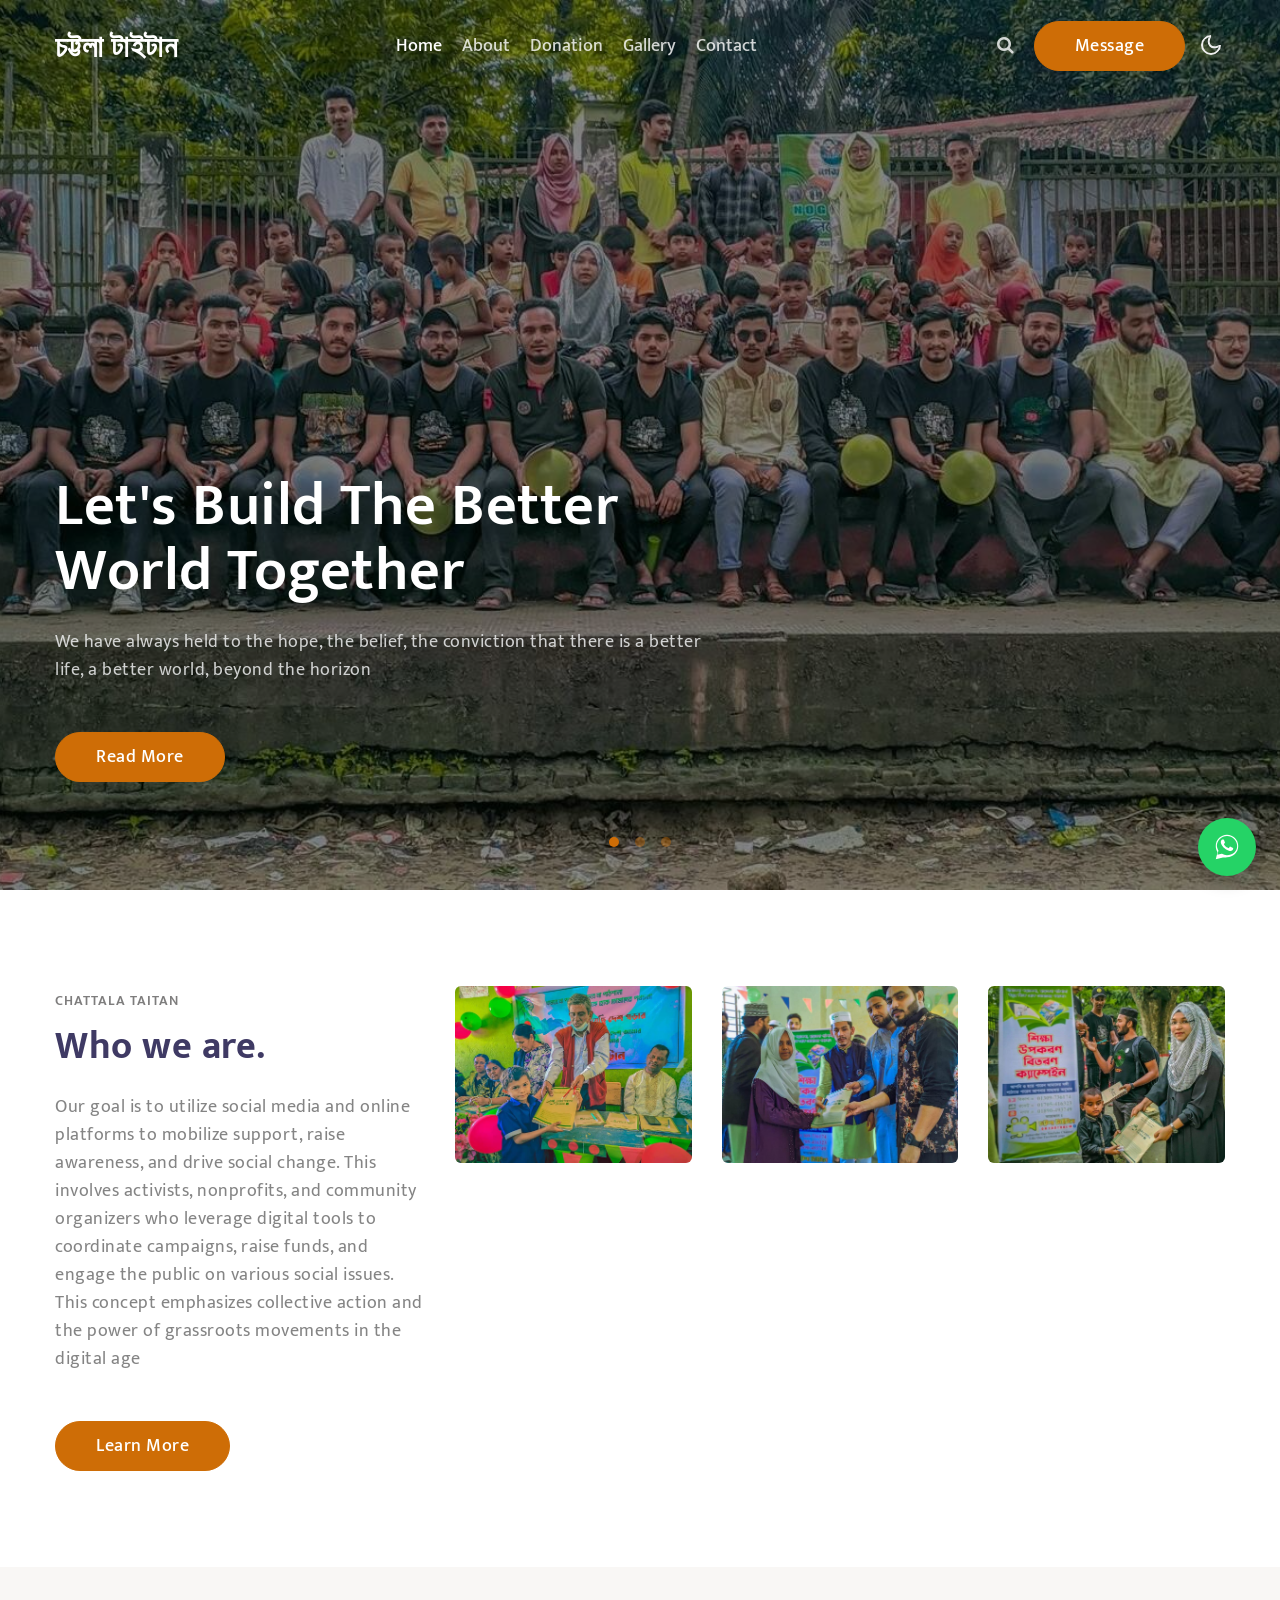
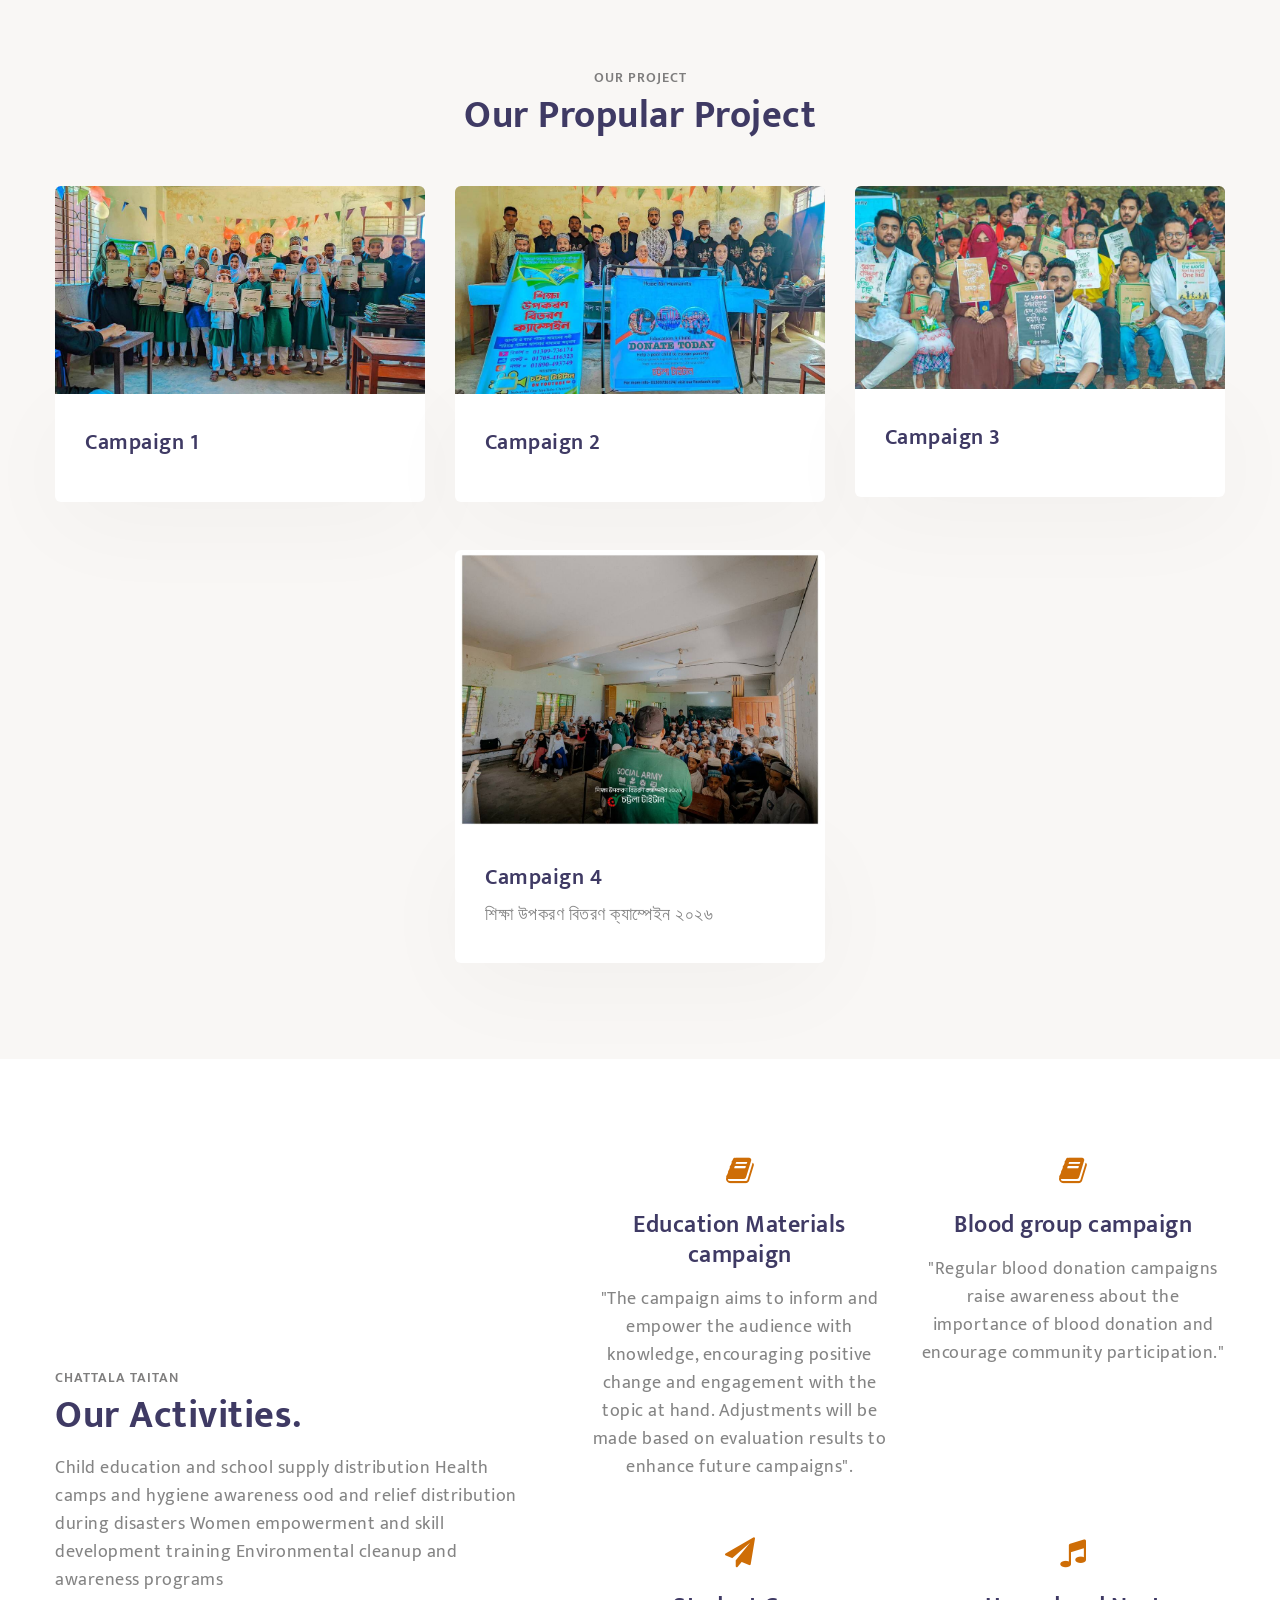
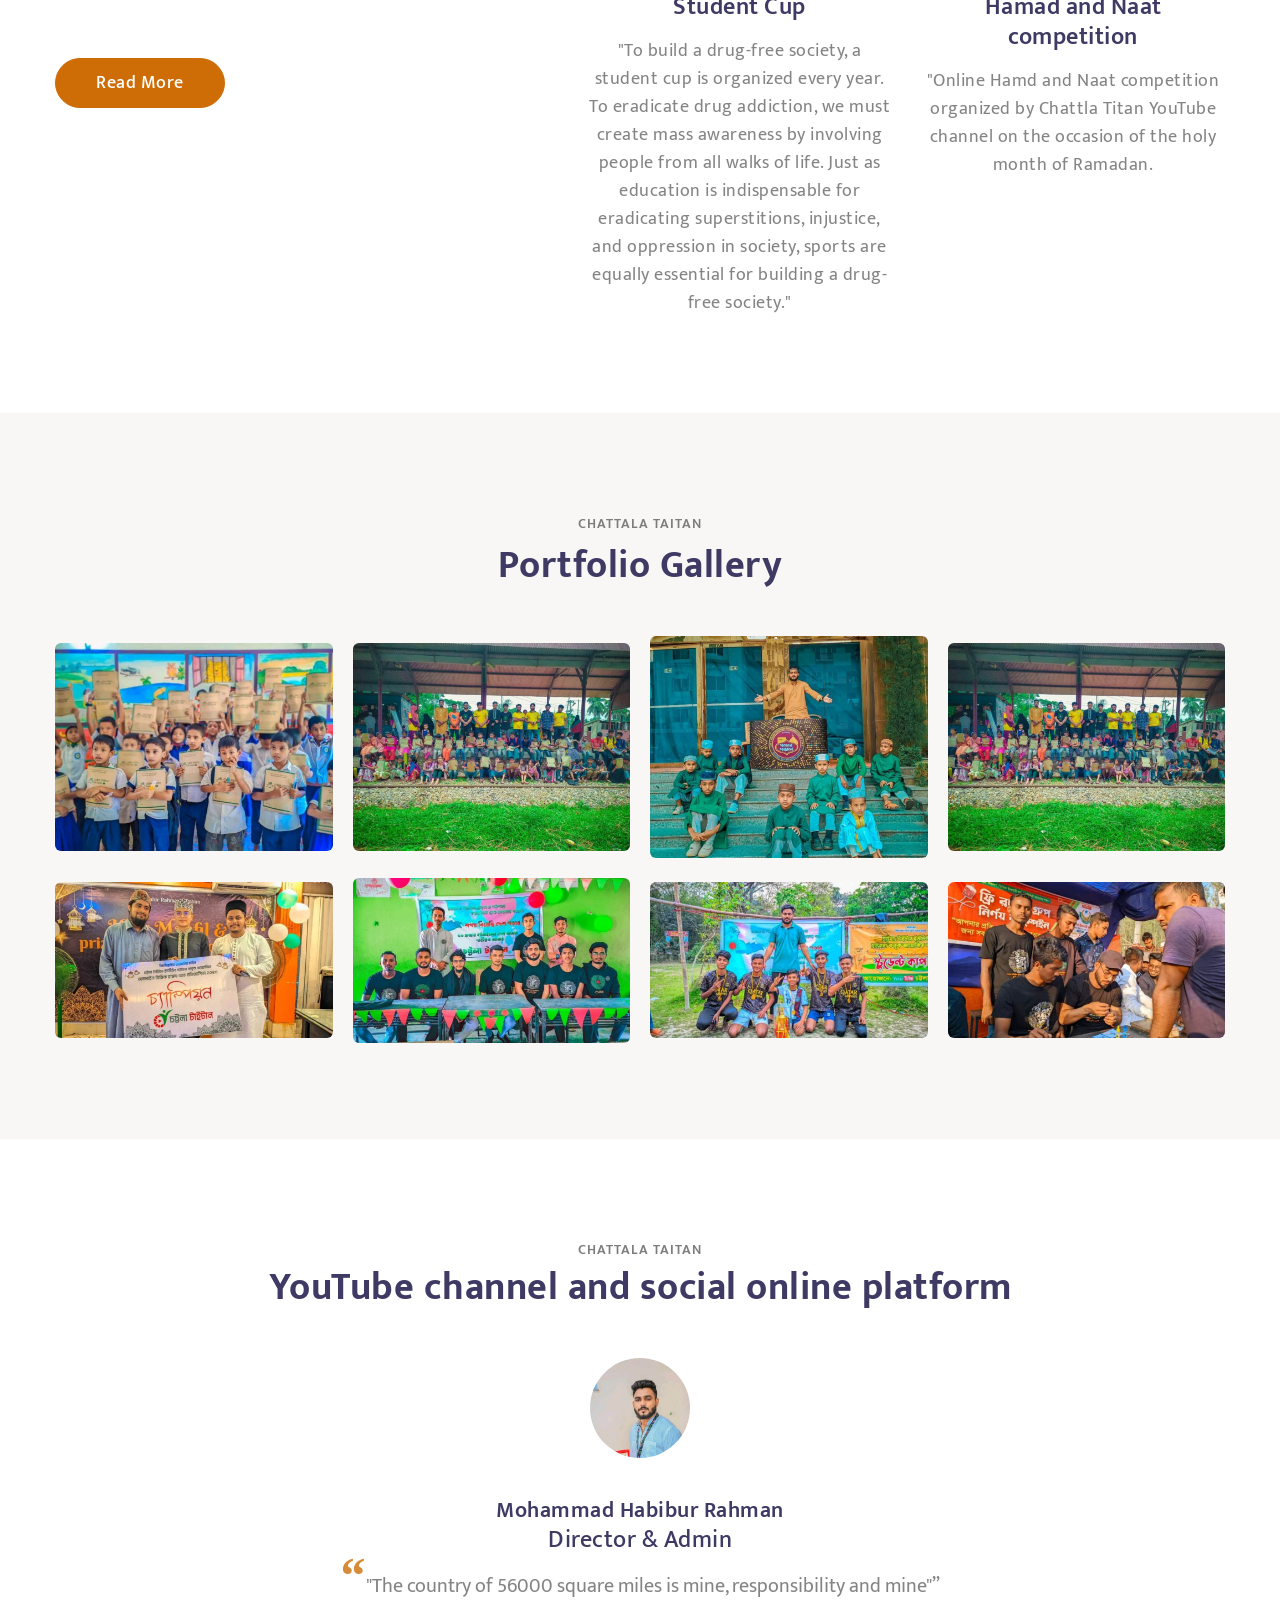
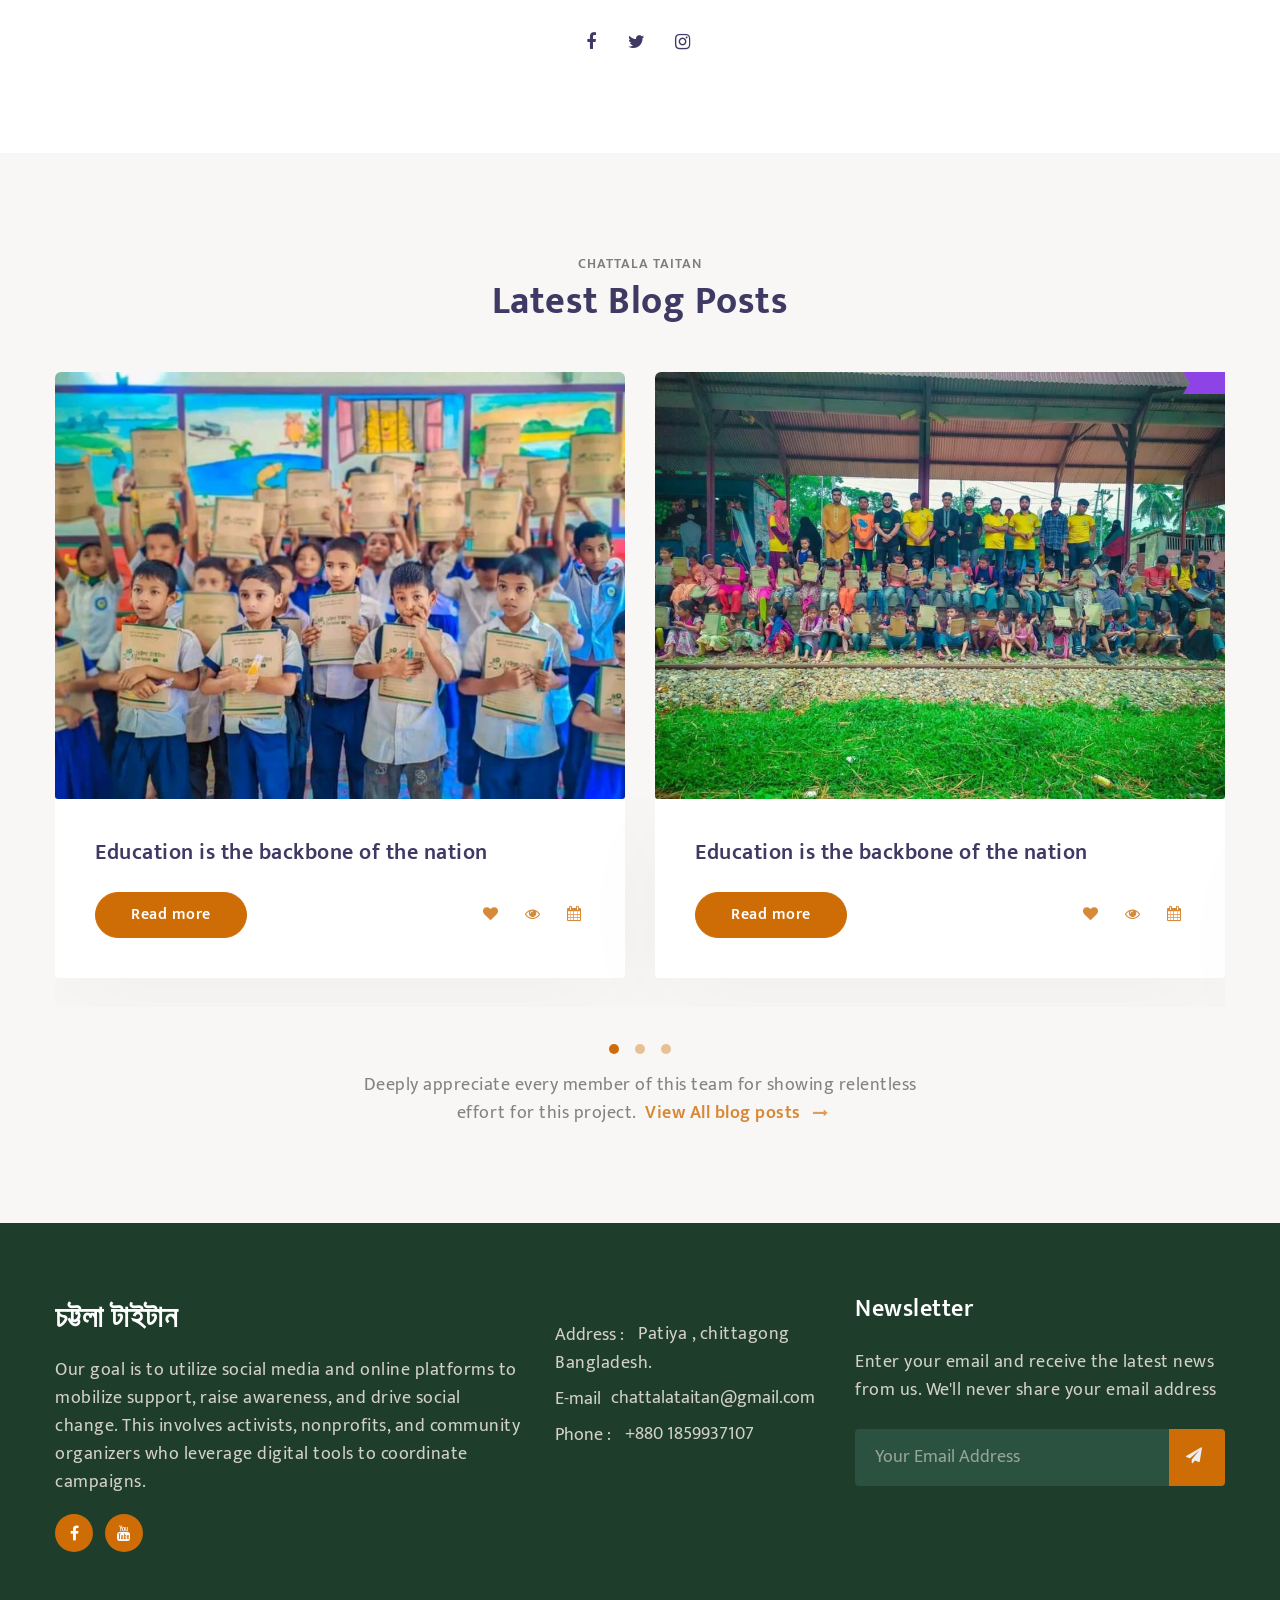
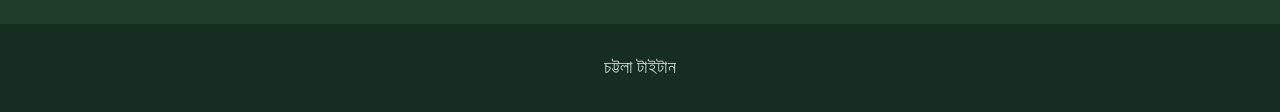
<file: index.html>
<!doctype html>
<html lang="en">
  <head>
    <!-- Required meta tags -->
    <meta charset="utf-8">
    <meta name="viewport" content="width=device-width, initial-scale=1, shrink-to-fit=no">
    <meta name="description" content="চট্টলা টাইটান একটি সামাজিক সংগঠন — শিক্ষা উপকরণ বিতরণ, রক্তদান কর্মসূচি, স্টুডেন্ট কাপ ও বিভিন্ন সামাজিক কার্যক্রমের মাধ্যমে মানুষের পাশে দাঁড়াচ্ছে।">

    <title>চট্টলা টাইটান - Home</title>
    <link rel="icon" type="image/png" href="assets/images/logo1.png">

    <link href="//fonts.googleapis.com/css?family=Mukta:300,400,500" rel="stylesheet">

    <!-- Template CSS -->
    <link rel="stylesheet" href="assets/css/style-starter.css">
    
  </head>
  <body>
<!--header-->
<header id="site-header" class="fixed-top">
  <div class="container">
      <nav class="navbar navbar-expand-lg stroke px-0 pt-lg-0">
          <h1> <a class="navbar-brand" href="index.html">
                  <span class=""></span> চট্টলা টাইটান
              </a></h1>
          <!-- if logo is image enable this   
  <a class="navbar-brand" href="#index.html">
      <img src="image-path" alt="Your logo" title="Your logo" style="height:35px;" />
  </a> -->
          <button class="navbar-toggler  collapsed bg-gradient" type="button" data-toggle="collapse"
              data-target="#navbarTogglerDemo02" aria-controls="navbarTogglerDemo02" aria-expanded="false"
              aria-label="Toggle navigation">
              <span class="navbar-toggler-icon fa icon-expand fa-bars"></span>
              <span class="navbar-toggler-icon fa icon-close fa-times"></span>
          </button>

          <div class="collapse navbar-collapse" id="navbarTogglerDemo02">
              <ul class="navbar-nav mx-lg-auto">
                  <li class="nav-item active">
                      <a class="nav-link" href="index.html">Home <span class="sr-only">(current)</span></a>
                  </li>
                  <li class="nav-item">
                      <a class="nav-link" href="about.html">About</a>
                  </li>
                  <li class="nav-item">
                      <a class="nav-link" href="services.html">Donation</a>
                  </li>
                  <li class="nav-item">
                      <a class="nav-link" href="gallery.html">Gallery</a>
                  </li>
                  <li class="nav-item">
                      <a class="nav-link" href="contact.html">Contact</a>
                  </li>
              </ul>

              <!--/search-right-->
              <div class="search-right">
                  <a href="#search" title="search"><span class="fa fa-search" aria-hidden="true"></span></a>
                  <!-- search popup -->
                  <div id="search" class="pop-overlay">
                      <div class="popup">

                          <form onsubmit="return siteSearch(event)" class="search-box">
                              <input type="search" placeholder="Enter Keyword" name="search" required="required"
                                  autofocus="">
                              <button type="submit" class="btn"><span class="fa fa-search"
                                      aria-hidden="true"></span></button>
                          </form>

                      </div>
                      <a class="close" href="#close">×</a>
                  </div>
                  <!-- /search popup -->
              </div>
              <!--//search-right-->
              <div class="top-quote mr-lg-3 mt-lg-0">
                  <a href="contact.html" class="btn btn-style btn-primary">Message</a>
              </div>
          </div>
          <!-- toggle switch for light and dark theme -->
          <div class="mobile-position">
              <nav class="navigation">
                  <div class="theme-switch-wrapper">
                      <label class="theme-switch" for="checkbox">
                          <input type="checkbox" id="checkbox">
                          <div class="mode-container">
                              <i class="gg-sun"></i>
                              <i class="gg-moon"></i>
                          </div>
                      </label>
                  </div>
              </nav>
          </div>
          <!-- //toggle switch for light and dark theme -->
      </nav>
  </div>
</header>
<!--/header-->
<!-- main-slider -->
<section class="w3l-main-slider" id="home">
    <div class="companies20-content">
        <div class="owl-one owl-carousel owl-theme">
            <div class="item">
                <li>
                    <div class="slider-info banner-view bg bg2">
                        <div class="banner-info">
                            <div class="container">
                                <div class="banner-info-bg">
                                    <h5>Let's Build The Better World Together
                                    </h5>
                                    <p class="mt-4">We have always held to the hope, the belief, the conviction that there is a better life, a better world, beyond the horizon </p>
                                    <a class="btn btn-style btn-primary mt-sm-5 mt-4" href="about.html"> Read More</a>
                                </div>
                            </div>
                        </div>
                    </div>
                </li>
            </div>
            <div class="item">
                <li>
                    <div class="slider-info  banner-view banner-top1 bg bg2">
                        <div class="banner-info">
                            <div class="container">
                                <div class="banner-info-bg">
                                    <h5>Let's Build The Better World Together</h5>
                                    <p class="mt-4">We have always held to the hope, the belief, the conviction that there is a better life, a better world, beyond the horizon </p>
                                    <a class="btn btn-style btn-primary mt-sm-5 mt-4" href="about.html"> Read More</a>
                                </div>
                            </div>
                        </div>
                    </div>
                </li>
            </div>
            <div class="item">
                <li>
                    <div class="slider-info banner-view banner-top2 bg bg2">
                        <div class="banner-info">
                            <div class="container">
                                <div class="banner-info-bg">
                                    <h5>Let's Build The Better World Together</h5>
                                    <p class="mt-4">We have always held to the hope, the belief, the conviction that there is a better life, a better world, beyond the horizon </p>
                                    <a class="btn btn-style btn-primary mt-sm-5 mt-4" href="about.html"> Read More</a>
                                </div>
                            </div>
                        </div>
                    </div>
                </li>
            </div>
           
        </div>
    </div>
</section>
<!-- /main-slider -->
<section class="w3l-servicesblock py-5" id="who">
    <div class="container py-lg-5 py-md-4 py-2">
        <div class="row">
            <div class="col-lg-4 about-right-faq align-self">
                <span class="title-small mb-2">CHATTALA TAITAN</span>
                <h3 class="title-big mx-0"> Who we are.</h3>
                <p class="mt-lg-4 mt-3">Our goal is to utilize social media and online platforms to mobilize support, raise awareness, and drive social change. This involves activists, nonprofits, and community organizers who leverage digital tools to coordinate campaigns, raise funds, and engage the public on various social issues. This concept emphasizes collective action and the power of grassroots movements in the digital age</p>
                <a class="btn btn-style btn-primary mt-lg-5 mt-4" href="about.html"> Learn More</a>
            </div>
            <div class="col-lg-8">
                <div class="row">
                    <div class="col-md-4 col-6 left-wthree-img mt-lg-0 mt-5">
                        <img src="assets/images/a1.jpg" alt="" class="img-fluid radius-image">
                    </div>
                    <div class="col-md-4 col-6 left-wthree-img mt-lg-0 mt-5">
                        <img src="assets/images/a2.jpg" alt="" class="img-fluid radius-image">
                    </div>
                    <div class="col-md-4 col-6 left-wthree-img mt-lg-0 mt-md-5 mt-4">
                        <img src="assets/images/a3.jpg" alt="" class="img-fluid radius-image">
                    </div>
                </div>
            </div>
        </div>
    </div>
</section>
<section class="w3l-features-8" id="products">
    <!-- /features -->
    <div class="features py-5">
        <div class="container py-lg-5 py-md-4 py-2">
            <h5 class="title-small text-center">Our Project</h5>
            <h3 class="title-big text-center mb-md-5 mb-4">Our Propular Project</h3>
            <div class="fea-gd-vv text-center row">
                <div class="float-top col-lg-4 col-md-6">
                    <a href="#url"><img src="assets/images/1.jpg" class="img-responsive" alt=""></a>
                    <div class="float-lt feature-gd">
                        <h3><a href="#url">Campaign 1</a> </h3>
                        <p> </p>
                    </div>
                </div>
                <div class="float-top col-lg-4 col-md-6 mt-md-0 mt-5">
                    <a href="#url"><img src="assets/images/2.jpg" class="img-responsive" alt=""></a>
                    <div class="float-lt feature-gd">
                        <h3><a href="#url">Campaign 2</a> </h3>
                        <p></p>
                    </div>
                </div>
                <div class="float-top col-lg-4 col-md-6 mt-lg-0 mt-5">
                    <a href="#url"><img src="assets/images/3.jpg" class="img-responsive" alt=""></a>
                    <div class="float-lt feature-gd">
                        <h3><a href="#url">Campaign 3</a> </h3>
                        <p></p>
                    </div>
                </div>
                <div class="float-top col-lg-4 col-md-6 mt-lg-5 mt-5 mx-lg-auto">
                    <a href="gallery.html"><img src="assets/images/education-2026-7.jpg" class="img-responsive" alt="শিক্ষা উপকরণ বিতরণ ক্যাম্পেইন ২০২৬"></a>
                    <div class="float-lt feature-gd">
                        <h3><a href="gallery.html">Campaign 4</a> </h3>
                        <p>শিক্ষা উপকরণ বিতরণ ক্যাম্পেইন ২০২৬</p>
                    </div>
                </div>
            </div>
        </div>
    </div>
    <!-- //features -->
</section>
<!-- /homeblock2-->
<section class="w3l-homeblock2 py-5" id="services">
    <div class="container py-lg-5 py-md-4">
        <div class="grids-area-hny main-cont-wthree-fea row">
            <div class="col-lg-5 align-self">
                <span class="title-small">Chattala Taitan</span>
                <h3 class="title-big mx-0"> Our Activities.</h3>
                <p class="mt-3">Child education and school supply distribution
                   Health camps and hygiene awareness
                   ood and relief distribution during disasters
                   Women empowerment and skill development training
                   Environmental cleanup and awareness programs</p>
                <p class="mt-3"></p>
                <a class="btn btn-style btn-primary mt-sm-5 mt-4" href="services.html"> Read More</a>
            </div>
            <div class="col-lg-7 pl-lg-5 mt-lg-0 mt-5">
                <div class="row">
                    <div class="col-sm-6 grids-feature">
                        <div class="area-box">
                            <span class="fa fa-book"></span>
                            <h4><a href="#feature" class="title-head">Education Materials campaign
                            </a></h4>
                            <p>"The campaign aims to inform and empower the audience with knowledge, encouraging positive change and engagement with the topic at hand. Adjustments will be made based on evaluation results to enhance future campaigns". </div>
                    </div>
                    <div class="col-sm-6 grids-feature mt-sm-0 mt-5">
                        <div class="area-box">
                            <span class="fa fa-book"></span>
                            <h4><a href="#feature" class="title-head">Blood group campaign</a></h4>
                            <p>"Regular blood donation campaigns raise awareness about the importance of blood donation and encourage community participation."</div>
                    </div>
                    <div class="col-sm-6 grids-feature mt-5 pt-lg-2">
                        <div class="area-box">
                            <span class="fa fa-paper-plane"></span>
                            <h4><a href="#feature" class="title-head">Student Cup</a></h4>
                            <p>"To build a drug-free society, a student cup is organized every year. To eradicate drug addiction, we must create mass awareness by involving people from all walks of life. Just as education is indispensable for eradicating superstitions, injustice, and oppression in society, sports are equally essential for building a drug-free society."</div>
                    </div>
                    <div class="col-sm-6 grids-feature mt-5 pt-lg-2">
                        <div class="area-box">
                            <span class="fa fa-music"></span>
                            <h4><a href="#feature" class="title-head">Hamad and Naat competition</a></h4>
                            <p>"Online Hamd and Naat competition organized by Chattla Titan YouTube channel on the occasion of the holy month of Ramadan.</div>
                    </div>
                </div>
            </div>
        </div>
    </div>
</section>
<!-- //homeblock2-->
<section class="w3l-gallery" id="gallery">
    <div class="destionation-innf py-5">
        <div class="container py-lg-5 py-md-4 py-2">
            <div class="title-content">
                <h5 class="title-small text-center mb-1">Chattala Taitan</h5>
                <h3 class="title-big text-center mb-md-5 mb-4">Portfolio Gallery</h3>
            </div>
            <!--/coffee grids-grids-->
            <ul class="gallery_agile">
                <li>
                    <div class="w3_agile_portfolio_grid">
                        <a href="assets/images/blog1.jpg">
                            <img src="assets/images/blog1.jpg" alt=" " class="img-fluid radius-image" />
                            <div class="w3layouts_news_grid_pos">
                                <div class="wthree_text">
                                    <h3></h3>
                                    <p></p>
                                </div>
                            </div>
                        </a>
                    </div>
                </li>
                <li>
                    <div class="w3_agile_portfolio_grid">
                        <a href="assets/images/blog2.jpg">
                            <img src="assets/images/blog2.jpg" alt=" " class="img-fluid radius-image" />
                            <div class="w3layouts_news_grid_pos">
                                <div class="wthree_text">
                                    <h3></h3>
                                    <p></p>
                                </div>
                            </div>
                        </a>
                    </div>
                </li>
                <li>
                    <div class="w3_agile_portfolio_grid">
                        <a href="assets/images/blog3.jpg">
                            <img src="assets/images/blog3.jpg" alt=" " class="img-fluid radius-image" />
                            <div class="w3layouts_news_grid_pos">
                                <div class="wthree_text">
                                    <h3></h3>
                                    <p></p>
                                </div>
                            </div>
                        </a>
                    </div>
                </li>

                <li>
                    <div class="w3_agile_portfolio_grid">
                        <a href="assets/images/blog4.jpg">
                            <img src="assets/images/blog4.jpg" alt=" " class="img-fluid radius-image" />
                            <div class="w3layouts_news_grid_pos">
                                <div class="wthree_text">
                                    <h3></h3>
                                    <p></p>
                                </div>
                            </div>
                        </a>
                    </div>
                </li>
                <li>
                    <div class="w3_agile_portfolio_grid">
                        <a href="assets/images/blog5.jpg">
                            <img src="assets/images/blog5.jpg" alt=" " class="img-fluid radius-image" />
                            <div class="w3layouts_news_grid_pos">
                                <div class="wthree_text">
                                    <h3></h3>
                                    <p></p>
                                </div>
                            </div>
                        </a>
                    </div>
                </li>
                <li>
                    <div class="w3_agile_portfolio_grid">
                        <a href="assets/images/blog6.jpg">
                            <img src="assets/images/blog6.jpg" alt=" " class="img-fluid radius-image" />
                            <div class="w3layouts_news_grid_pos">
                                <div class="wthree_text">
                                    <h3></h3>
                                    <p></p>
                                </div>
                            </div>
                        </a>
                    </div>
                </li>
                <li>
                    <div class="w3_agile_portfolio_grid">
                        <a href="assets/images/blog7.jpg">
                            <img src="assets/images/blog7.jpg" alt=" " class="img-fluid radius-image" />
                            <div class="w3layouts_news_grid_pos">
                                <div class="wthree_text">
                                    <h3></h3>
                                    <p></p>
                                </div>
                            </div>
                        </a>
                    </div>
                </li>
                <li>
                    <div class="w3_agile_portfolio_grid">
                        <a href="assets/images/blog8.jpg">
                            <img src="assets/images/blog8.jpg" alt=" " class="img-fluid radius-image" />
                            <div class="w3layouts_news_grid_pos">
                                <div class="wthree_text">
                                    <h3> </h3>
                                    <p></p>
                                </div>
                            </div>
                        </a>
                    </div>
                </li>
            </ul>
            <!--//coffee grids-grids-->
        </div>
    </div>
</section>
<!-- testimonials -->
<section class="w3l-clients-1" id="testimonials">
    <!-- /grids -->
    <div class="cusrtomer-layout py-5">
        <div class="container py-lg-5 py-md-4 py-2">
            <div class="heading align-self text-center">
                <h6 class="title-small">CHATTALA TAITAN</h6>
                <h3 class="title-big mb-md-5 mb-4">YouTube channel and social online platform</h3 >
            </div>
            <!-- /grids -->
            <div class="testimonial-row">
                <div id="owl-demo1" class="owl-testimonial owl-carousel owl-theme">
                    <div class="item">
                        <div class="testimonial-content">
                            <div class="testimonial">
                                <div class="test-img">
                                    <img src="assets/images/team1.jpg" class="img-fluid"
                                        alt="client-img">
                                </div>
                                <div class="testi-des">
                                    <div class="peopl align-self">
                                        <h3>Mohammad Habibur Rahman</h3>
                                        <h4>Director & Admin</h4>
                                    </div>
                                </div>
                                <blockquote>
                                    <q>"The country of 56000 square miles is mine, responsibility and mine"</q>
                                </blockquote>
                                <ul class="social-media-test m-0 mt-4 p-0">
                                    <li><a href="#facebook" class="facebook"><span class="fa fa-facebook"></span></a></li>
                                    <li><a href="#twitter" class="twitter"><span class="fa fa-twitter"></span></a></li>
                                    <li><a href="#instagram" class="instagram"><span class="fa fa-instagram"></span></a>
                                    </li>
                                </ul>
                            </div>
                        </div>
                    </div>
                   
                    
                    
                </div>
            </div>
        </div>
        <!-- /grids -->
    </div>
    <!-- //grids -->
</section>
<!-- //testimonials -->
<section class="w3l-courses" id="blog">
    <div class="blog py-5" id="courses">
        <div class="container py-lg-5">
            <h5 class="title-small text-center">CHATTALA TAITAN</h5>
            <h3 class="title-big text-center mb-lg-5 mb-4">Latest Blog Posts</h3>
            <div class="row">
                <div class="col-md-12 mx-auto">
                    <div class="owl-two owl-carousel owl-theme">
                        <div class="item">
                            <div class="card">
                                <div class="card-header p-0 position-relative">
                                    <a href="#blog-single" class="zoom d-block">
                                        <img class="card-img-bottom d-block" src="assets/images/blog1.jpg"
                                            alt="Card image cap">
                                    </a>
                                </div>
                                <div class="card-body course-details">
                                    <a href="#blog-single" class="course-desc">Education is the backbone of the nation
                                    </a>
                                    <p class="mt-3"></p>
                                    <div class="blog-bottom-info">
                                        <a href="#blog-single" class="btn btn-primary btn-style1">Read more</a>
                                        <div class="course-meta">
                                            <div class="meta-item course-lesson">
                                                <span class="fa fa-heart"></span>
                                                <span class="meta-value">  </span>
                                            </div>
                                            <div class="meta-item course-students">
                                                <span class="fa fa-eye"></span>
                                                <span class="meta-value">  </span>
                                            </div>
                                            <div class="meta-item course-students">
                                                <span class="fa fa-calendar"></span>
                                                <span class="meta-value">  </span>
                                            </div>
                                        </div>
                                    </div>
                                </div>
                            </div>
                        </div>

                        <div class="item">
                            <div class="card">
                                <div class="card-header p-0 position-relative">
                                    <a href="#blog-single" class="zoom d-block">
                                        <img class="card-img-bottom d-block" src="assets/images/blog4.jpg"
                                            alt="Card image cap">
                                    </a>
                                    <div class="course-price-badge"> </div>
                                </div>
                                <div class="card-body course-details">
                                    <a href="#blog-single" class="course-desc">Education is the backbone of the nation
                                    </a>
                                    <p class="mt-3"></p>
                                    <div class="blog-bottom-info">
                                        <a href="#blog-single" class="btn btn-primary btn-style1">Read more</a>
                                        <div class="course-meta">
                                            <div class="meta-item course-lesson">
                                                <span class="fa fa-heart"></span>
                                                <span class="meta-value"> </span>
                                            </div>
                                            <div class="meta-item course-students">
                                                <span class="fa fa-eye"></span>
                                                <span class="meta-value"> </span>
                                            </div>
                                            <div class="meta-item course-students">
                                                <span class="fa fa-calendar"></span>
                                                <span class="meta-value"> </span>
                                            </div>
                                        </div>
                                    </div>
                                </div>
                            </div>
                        </div>

                        <div class="item">
                            <div class="card">
                                <div class="card-header p-0 position-relative">
                                    <a href="#blog-single" class="zoom d-block">
                                        <img class="card-img-bottom d-block" src="assets/images/blog3.jpg"
                                            alt="Card image cap">
                                    </a>
                                    <div class="course-price-badge-new"></div>
                                </div>
                                <div class="card-body course-details">
                                    <a href="#blog-single" class="course-desc">Education is the backbone of the nation
                                    </a>
                                    <p class="mt-3"></p>
                                    <div class="blog-bottom-info">
                                        <a href="#blog-single" class="btn btn-primary btn-style1">Read more</a>
                                        <div class="course-meta">
                                            <div class="meta-item course-lesson">
                                                <span class="fa fa-heart"></span>
                                                <span class="meta-value"> </span>
                                            </div>
                                            <div class="meta-item course-students">
                                                <span class="fa fa-eye"></span>
                                                <span class="meta-value">  </span>
                                            </div>
                                            <div class="meta-item course-students">
                                                <span class="fa fa-calendar"></span>
                                                <span class="meta-value">  </span>
                                            </div>
                                        </div>
                                    </div>
                                </div>
                            </div>
                        </div>

                        <div class="item">
                            <div class="card">
                                <div class="card-header p-0 position-relative">
                                    <a href="#blog-single" class="zoom d-block">
                                        <img class="card-img-bottom d-block" src="assets/images/blog2.jpg"
                                            alt="Card image cap">
                                    </a>
                                </div>
                                <div class="card-body course-details">
                                    <a href="#blog-single" class="course-desc">Education is the backbone of the nation
                                    </a>
                                    <p class="mt-3"></p>
                                    <div class="blog-bottom-info">
                                        <a href="#blog-single" class="btn btn-primary btn-style1">Read more</a>
                                        <div class="course-meta">
                                            <div class="meta-item course-lesson">
                                                <span class="fa fa-heart"></span>
                                                <span class="meta-value">  </span>
                                            </div>
                                            <div class="meta-item course-students">
                                                <span class="fa fa-eye"></span>
                                                <span class="meta-value">  </span>
                                            </div>
                                            <div class="meta-item course-students">
                                                <span class="fa fa-calendar"></span>
                                                <span class="meta-value">  </span>
                                            </div>
                                        </div>
                                    </div>
                                </div>
                            </div>
                        </div>
                        <div class="item">
                            <div class="card">
                                <div class="card-header p-0 position-relative">
                                    <a href="#blog-single" class="zoom d-block">
                                        <img class="card-img-bottom d-block" src="assets/images/blog5.jpg"
                                            alt="Card image cap">
                                    </a>
                                </div>
                                <div class="card-body course-details">
                                    <a href="#blog-single" class="course-desc">Education is the backbone of the nation
                                    </a>
                                    <p class="mt-3"></p>
                                    <div class="blog-bottom-info">
                                        <a href="#blog-single" class="btn btn-primary btn-style1">Read more</a>
                                        <div class="course-meta">
                                            <div class="meta-item course-lesson">
                                                <span class="fa fa-heart"></span>
                                                <span class="meta-value"> </span>
                                            </div>
                                            <div class="meta-item course-students">
                                                <span class="fa fa-eye"></span>
                                                <span class="meta-value">  </span>
                                            </div>
                                            <div class="meta-item course-students">
                                                <span class="fa fa-calendar"></span>
                                                <span class="meta-value">  </span>
                                            </div>
                                        </div>
                                    </div>
                                </div>
                            </div>
                        </div>
                        <div class="item">
                            <div class="card">
                                <div class="card-header p-0 position-relative">
                                    <a href="#blog-single" class="zoom d-block">
                                        <img class="card-img-bottom d-block" src="assets/images/blog6.jpg"
                                            alt="Card image cap">
                                    </a>
                                </div>
                                <div class="card-body course-details">
                                    <a href="#blog-single" class="course-desc">Education is the backbone of the nation
                                    </a>
                                    <p class="mt-3"></p>
                                    <div class="blog-bottom-info">
                                        <a href="#blog-single" class="btn btn-primary btn-style1">Read more</a>
                                        <div class="course-meta">
                                            <div class="meta-item course-lesson">
                                                <span class="fa fa-heart"></span>
                                                <span class="meta-value">  </span>
                                            </div>
                                            <div class="meta-item course-students">
                                                <span class="fa fa-eye"></span>
                                                <span class="meta-value">  </span>
                                            </div>
                                            <div class="meta-item course-students">
                                                <span class="fa fa-calendar"></span>
                                                <span class="meta-value"> </span>
                                            </div>
                                        </div>
                                    </div>
                                </div>
                            </div>
                        </div>
                    </div>
                </div>
            </div>
            <div class="mt-5 text-more">
                <p class="mt-4 pt-3 sample text-center">
                     Deeply appreciate every member of this team for showing relentless effort for this project.
                    <a href="blog.html">View All blog posts <span class="pl-2 fa fa-long-arrow-right"></span></a>
                </p>
            </div>
        </div>
    </div>
</section>
<section class="w3l-footer-29-main">
  <div class="footer-29 py-5">
    <div class="container py-lg-4 py-sm-3">
      <div class="row footer-top-29">
        <div class="col-lg-5 footer-list-29 footer-1">
          <h2><a href="index.html" class=""><span class="education"></span>চট্টলা টাইটান</a></h2>
          <p>Our goal is to utilize social media and online platforms to mobilize support, raise awareness, and drive social change. This involves activists, nonprofits, and
             community organizers who leverage digital tools to coordinate campaigns.
          </p>
          <div class="footer-social-icons">
            <a href="https://www.facebook.com/profile.php?id=100041739591972" target="_blank" rel="noopener" aria-label="Facebook"><i class="fa fa-facebook"></i></a>
            <a href="https://youtube.com/channel/UCbxlFv_UXrYJVezuGxFsy3w?si=BCOnqI3wH5mkUMvd" target="_blank" rel="noopener" aria-label="YouTube"><i class="fa fa-youtube"></i></a>
          </div>
        </div>
        <div class="col-lg-3 col-md-6 footer-list-29 footer-3 mt-lg-0 mt-5">
          <h6 class="footer-title-29"><Address></Address></h6>

          <div class="column2">
            <div class="mb-2">
              <span>Address :</span>
              <p class="contact-para d-inline">Patiya , chittagong Bangladesh.</p>
            </div>
            <div class="">
              <span>E-mail</span><a href="mailto:chattalataitan@gmail.com">chattalataitan@gmail.com</a>
            </div>
            <div class="mt-2">
              <span>Phone :</span><a href="tel:+8801859937107"> +880 1859937107</a>
            </div>
          </div>
        </div>
        <div class="col-lg-4 col-md-6 footer-list-29 footer-4 mt-lg-0 mt-5">
          <h6 class="footer-title-29">Newsletter </h6>
          <p>Enter your email and receive the latest news from us. We'll never share your email address</p>

          <div id="newsletterMsg" class="alert-success-custom" style="padding:8px 14px;font-size:13px;margin-bottom:14px;">✅ ধন্যবাদ! আপনি নিউজলেটারে যুক্ত হয়েছেন।</div>
          <form action="https://formsubmit.co/chattalataitan@gmail.com" class="subscribe" method="post">
            <input type="hidden" name="_subject" value="Newsletter Signup - চট্টলা টাইটান">
            <input type="hidden" name="_captcha" value="false">
            <input type="hidden" name="_next" value="index.html?subscribed=1">
            <input type="text" name="_honey" style="display:none" tabindex="-1" autocomplete="off">
            <input type="email" name="email" placeholder="Your Email Address" required="">
            <button><span class="fa fa-paper-plane"></span></button>
          </form>
          <script>
            if (window.location.search.indexOf('subscribed=1') !== -1) {
              var nmsg = document.getElementById('newsletterMsg');
              if (nmsg) { nmsg.style.display = 'block'; }
            }
          </script>
        </div>
      </div>

    </div>
  </div>
  <div class="bottom-copies text-center">
    <div class="container">
      <p class="copy-footer-29"> <a
          href="https://youtube.com/channel/UCbxlFv_UXrYJVezuGxFsy3w?si=BCOnqI3wH5mkUMvd">চট্টলা টাইটান</a></p>
    </div>
  </div>

  <!-- move top -->
  <button onclick="topFunction()" id="movetop" title="Go to top">
    <span class="fa fa-angle-up"></span>
  </button>
  <script>
    // When the user scrolls down 20px from the top of the document, show the button
    window.onscroll = function () {
      scrollFunction()
    };

    function scrollFunction() {
      if (document.body.scrollTop > 20 || document.documentElement.scrollTop > 20) {
        document.getElementById("movetop").style.display = "block";
      } else {
        document.getElementById("movetop").style.display = "none";
      }
    }

    // When the user clicks on the button, scroll to the top of the document
    function topFunction() {
      document.body.scrollTop = 0;
      document.documentElement.scrollTop = 0;
    }
  </script>
  <!-- //move top -->
</section>

<!-- Template JavaScript -->
<script src="assets/js/jquery-3.3.1.min.js"></script>

<script src="assets/js/theme-change.js"></script>

<!-- js for portfolio lightbox -->
<script src="assets/js/jquery-2.1.4.min.js"></script>
<script src="assets/js/jquery.chocolat.js"></script>
<!--light-box-files -->
<script type="text/javascript">
  $(function () {
    $('.w3_agile_portfolio_grid a').Chocolat();
  });
</script>
<!-- /js for portfolio lightbox -->

<script src="assets/js/jquery.magnific-popup.min.js"></script>
<script>
  $(document).ready(function () {
    $('.popup-with-zoom-anim').magnificPopup({
      type: 'inline',

      fixedContentPos: false,
      fixedBgPos: true,

      overflowY: 'auto',

      closeBtnInside: true,
      preloader: false,

      midClick: true,
      removalDelay: 300,
      mainClass: 'my-mfp-zoom-in'
    });

    $('.popup-with-move-anim').magnificPopup({
      type: 'inline',

      fixedContentPos: false,
      fixedBgPos: true,

      overflowY: 'auto',

      closeBtnInside: true,
      preloader: false,

      midClick: true,
      removalDelay: 300,
      mainClass: 'my-mfp-slide-bottom'
    });
  });
</script>

<!-- script for testimonials -->
<script>
  $(document).ready(function () {
    $('.owl-testimonial').owlCarousel({
      loop: true,
      margin: 0,
      nav: true,
      dots: false,
      responsiveClass: true,
      autoplay: false,
      autoplayTimeout: 5000,
      autoplaySpeed: 1000,
      autoplayHoverPause: false,
      responsive: {
        0: {
          items: 1,
          nav: true
        },
        480: {
          items: 1,
          nav: true
        },
        667: {
          items: 1,
          nav: true
        },
        1000: {
          items: 1,
          nav: true
        }
      }
    })
  })
</script>
<!-- //script for testimonials -->

<!-- script for blog slider -->
<script>
  $(document).ready(function () {
    $('.owl-two').owlCarousel({
      loop: true,
      margin: 30,
      nav: false,
      responsiveClass: true,
      autoplay: false,
      autoplayTimeout: 5000,
      autoplaySpeed: 1000,
      autoplayHoverPause: false,
      responsive: {
        0: {
          items: 1,
          nav: false
        },
        480: {
          items: 1,
          nav: false
        },
        992: {
          items: 2,
          nav: false
        }
      }
    })
  })
</script>
<!-- //script for blog slider -->

<script src="assets/js/owl.carousel.js"></script>

<!-- script for banner slider-->
<script>
  $(document).ready(function () {
    $('.owl-one').owlCarousel({
      loop: true,
      margin: 0,
      nav: false,
      responsiveClass: true,
      autoplay: false,
      autoplayTimeout: 5000,
      autoplaySpeed: 1000,
      autoplayHoverPause: false,
      responsive: {
        0: {
          items: 1,
          nav: false
        },
        480: {
          items: 1,
          nav: false
        },
        667: {
          items: 1,
          nav: false
        },
        1000: {
          items: 1,
          nav: false
        }
      }
    })
  })
</script>
<!-- //script -->


<!-- disable body scroll which navbar is in active -->
<script>
  $(function () {
    $('.navbar-toggler').click(function () {
      $('body').toggleClass('noscroll');
    })
  });
</script>
<!-- disable body scroll which navbar is in active -->

<!--/MENU-JS-->
<script>
  $(window).on("scroll", function () {
    var scroll = $(window).scrollTop();

    if (scroll >= 80) {
      $("#site-header").addClass("nav-fixed");
    } else {
      $("#site-header").removeClass("nav-fixed");
    }
  });

  //Main navigation Active Class Add Remove
  $(".navbar-toggler").on("click", function () {
    $("header").toggleClass("active");
  });
  $(document).on("ready", function () {
    if ($(window).width() > 991) {
      $("header").removeClass("active");
    }
    $(window).on("resize", function () {
      if ($(window).width() > 991) {
        $("header").removeClass("active");
      }
    });
  });
</script>
<!--//MENU-JS-->

<script src="assets/js/site-search.js"></script>
<script src="assets/js/bootstrap.min.js"></script>
<!-- WhatsApp floating button -->
<a href="https://wa.me/8801859937107?text=%E0%A6%86%E0%A6%B8%E0%A6%B8%E0%A6%BE%E0%A6%B2%E0%A6%BE%E0%A6%AE%E0%A7%81%20%E0%A6%86%E0%A6%B2%E0%A6%BE%E0%A6%87%E0%A6%95%E0%A7%81%E0%A6%AE%2C%20%E0%A6%86%E0%A6%AE%E0%A6%BF%20%E0%A6%9A%E0%A6%9F%E0%A7%8D%E0%A6%9F%E0%A6%B2%E0%A6%BE%20%E0%A6%9F%E0%A6%BE%E0%A6%87%E0%A6%9F%E0%A6%BE%E0%A6%A8%20%E0%A6%B8%E0%A6%AE%E0%A7%8D%E0%A6%AA%E0%A6%B0%E0%A7%8D%E0%A6%95%E0%A7%87%20%E0%A6%9C%E0%A6%BE%E0%A6%A8%E0%A6%A4%E0%A7%87%20%E0%A6%9A%E0%A6%BE%E0%A6%87%E0%A5%A4"
   class="whatsapp-float" target="_blank" rel="noopener" aria-label="WhatsApp এ মেসেজ করুন">
  <svg viewBox="0 0 32 32" width="30" height="30" fill="#fff"><path d="M16.001 3C9.373 3 4 8.373 4 15c0 2.386.7 4.61 1.902 6.484L4 29l7.716-1.876A11.94 11.94 0 0 0 16.001 27C22.628 27 28 21.627 28 15S22.628 3 16.001 3zm0 21.818c-1.94 0-3.75-.55-5.29-1.5l-.379-.226-4.578 1.113 1.135-4.463-.247-.393A9.77 9.77 0 0 1 5.182 15c0-5.968 4.85-10.818 10.818-10.818S26.818 9.032 26.818 15 21.968 24.818 16 24.818zm5.94-8.14c-.325-.163-1.92-.947-2.218-1.056-.298-.109-.515-.163-.732.163-.217.326-.84 1.056-1.03 1.273-.19.217-.38.244-.706.082-.325-.163-1.373-.506-2.615-1.61-.966-.86-1.618-1.923-1.807-2.25-.19-.326-.02-.502.143-.664.147-.146.325-.38.488-.57.163-.19.217-.326.326-.543.109-.217.054-.407-.027-.57-.082-.163-.732-1.766-1.003-2.42-.264-.634-.532-.548-.732-.558l-.624-.011c-.217 0-.57.082-.868.407-.298.326-1.137 1.111-1.137 2.71 0 1.6 1.164 3.144 1.326 3.361.163.217 2.29 3.497 5.548 4.905.775.334 1.38.534 1.852.683.778.248 1.486.213 2.046.129.624-.093 1.92-.784 2.19-1.541.271-.758.271-1.407.19-1.542-.081-.135-.298-.217-.623-.38z"/></svg>
</a>
<!-- //WhatsApp floating button -->
</body>

</html>
</file>
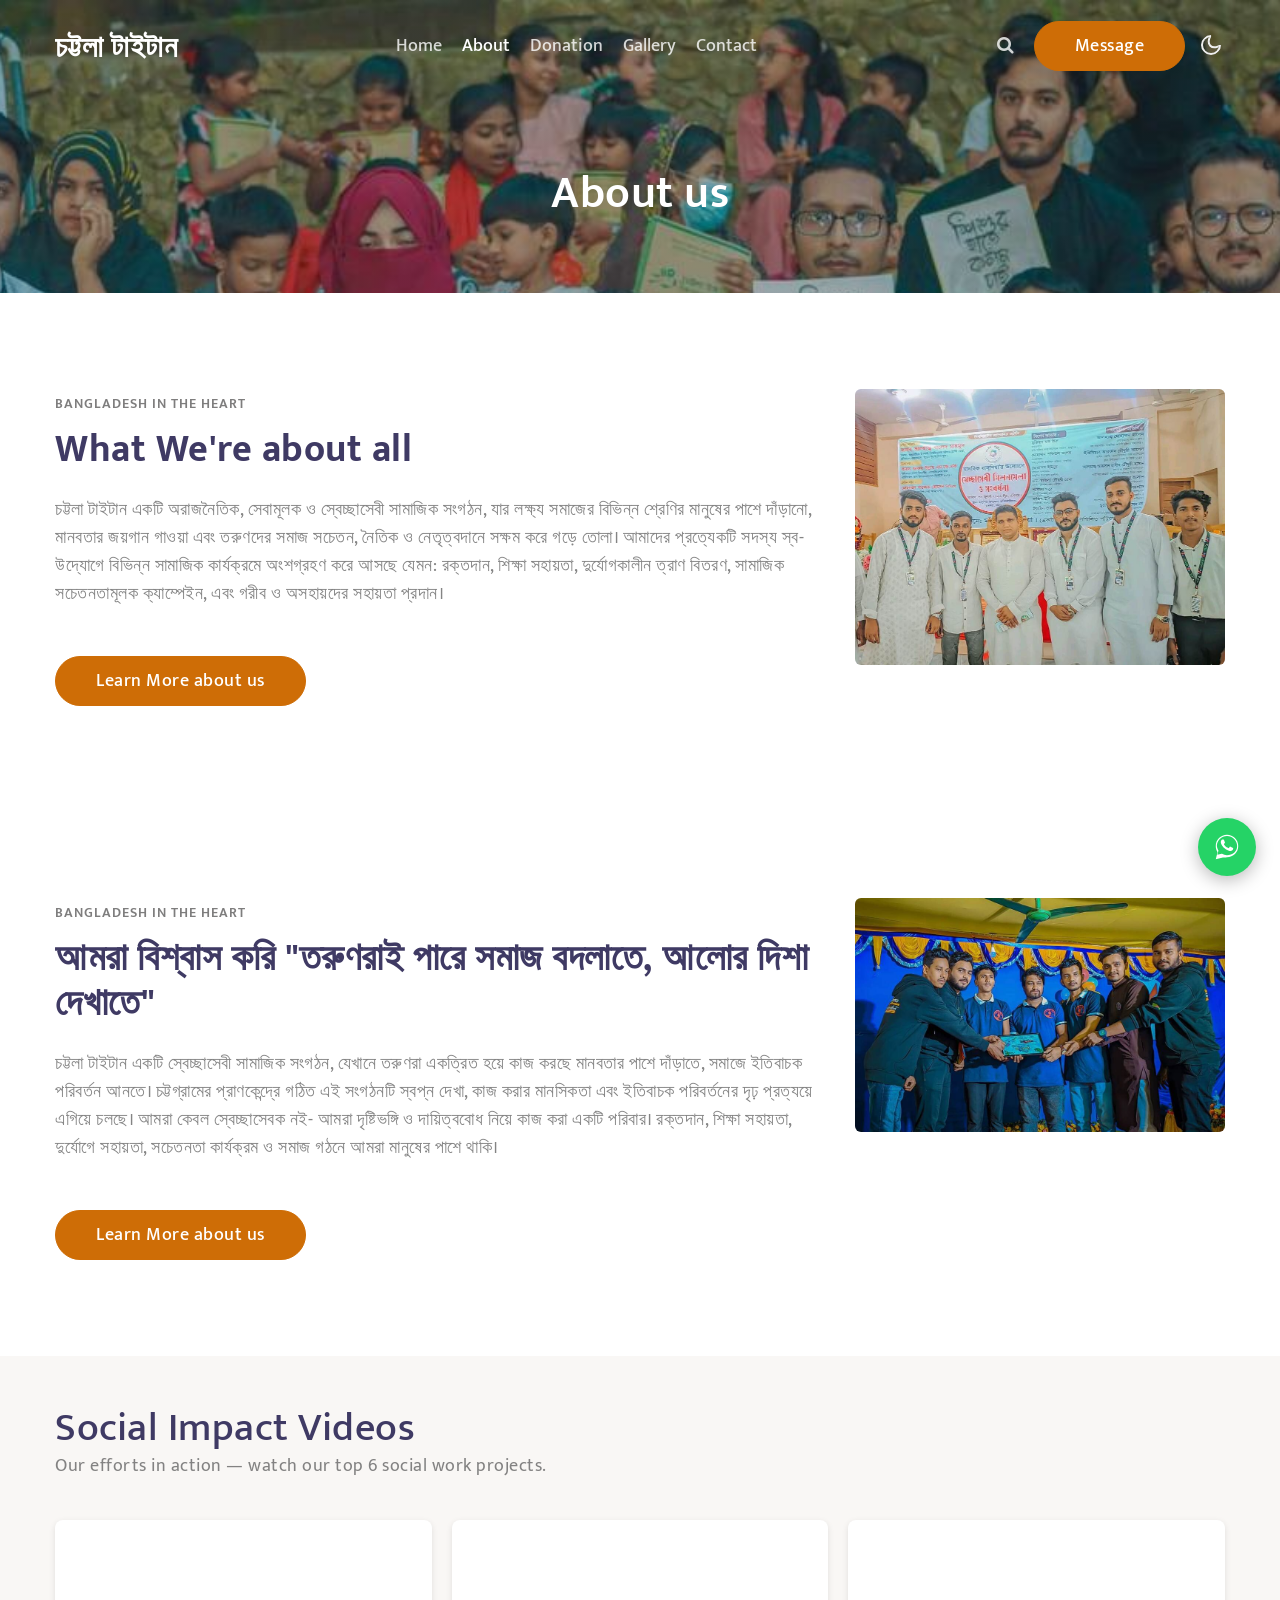
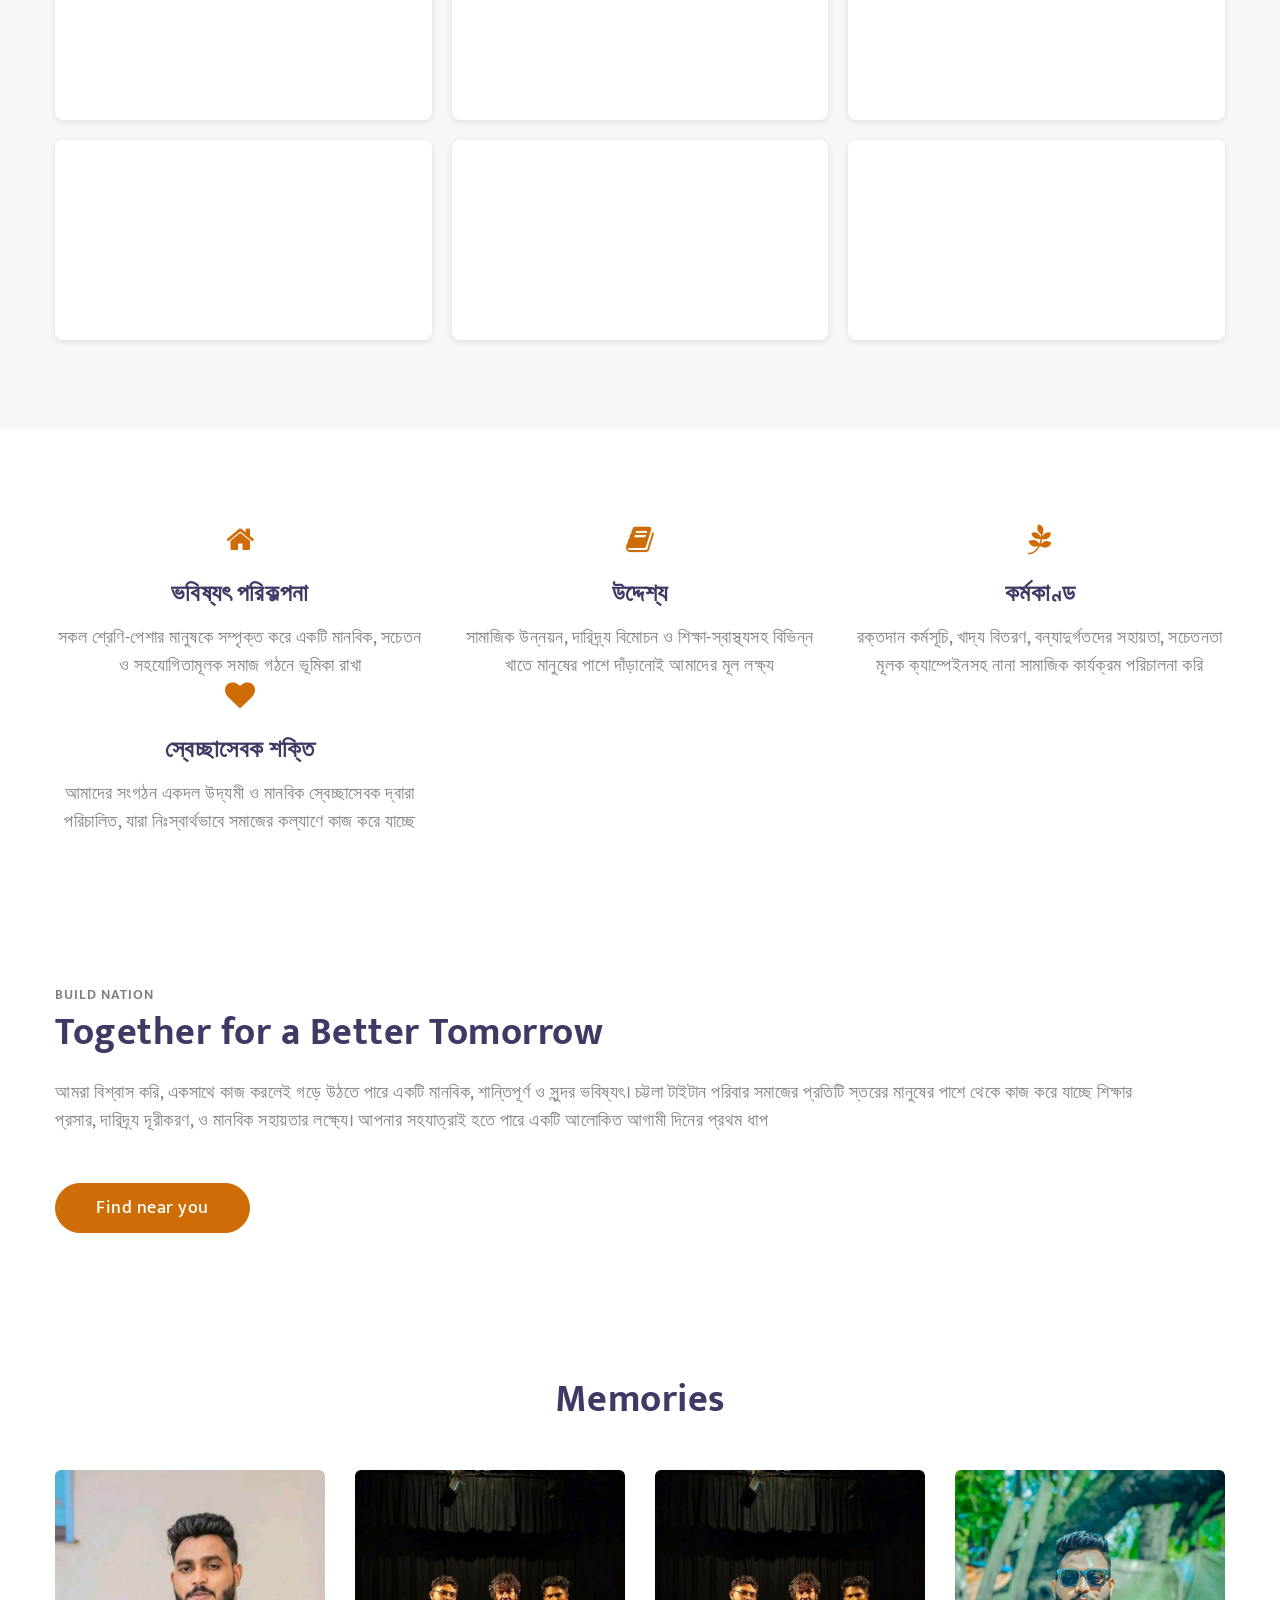
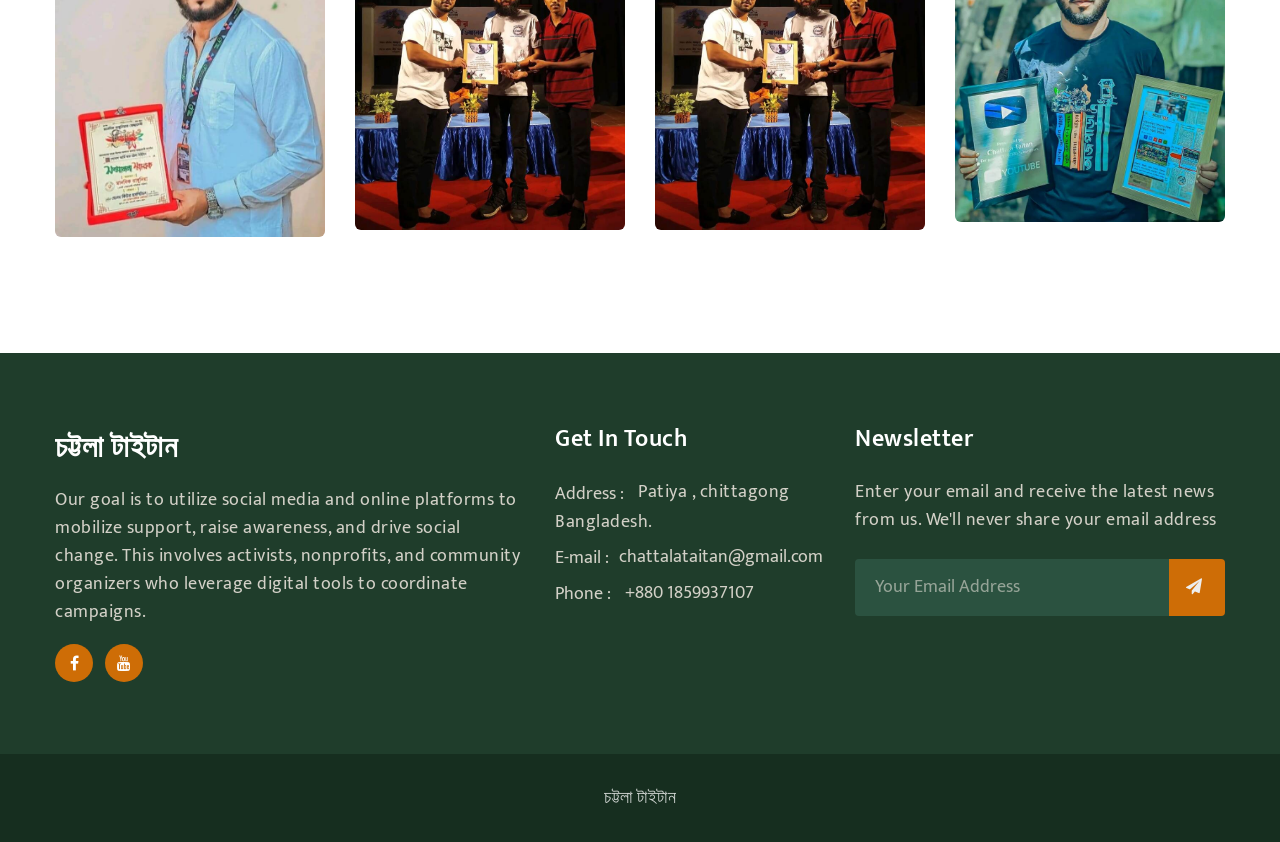
<file: about.html>
<!doctype html>
<html lang="en">
  <head>
    <!-- Required meta tags -->
    <meta charset="utf-8">
    <meta name="viewport" content="width=device-width, initial-scale=1, shrink-to-fit=no">
    <meta name="description" content="চট্টলা টাইটান সম্পর্কে জানুন — আমাদের লক্ষ্য, উদ্দেশ্য এবং সমাজসেবামূলক কার্যক্রমের বিস্তারিত।">

    <title>চট্টলা টাইটান - About Us</title>
    <link rel="icon" type="image/png" href="assets/images/logo1.png">

    <link href="//fonts.googleapis.com/css?family=Mukta:300,400,500" rel="stylesheet">

    <!-- Template CSS -->
    <link rel="stylesheet" href="assets/css/style-starter.css">
   
  
  </head>
  <body>
<!--header-->
<header id="site-header" class="fixed-top">
  <div class="container">
      <nav class="navbar navbar-expand-lg stroke px-0 pt-lg-0">
          <h1> <a class="navbar-brand" href="index.html">
                  <span class=""></span> চট্টলা টাইটান
              </a></h1>
          <!-- if logo is image enable this   
  <a class="navbar-brand" href="#index.html">
      <img src="image-path" alt="Your logo" title="Your logo" style="height:35px;" />
  </a> -->
          <button class="navbar-toggler  collapsed bg-gradient" type="button" data-toggle="collapse"
              data-target="#navbarTogglerDemo02" aria-controls="navbarTogglerDemo02" aria-expanded="false"
              aria-label="Toggle navigation">
              <span class="navbar-toggler-icon fa icon-expand fa-bars"></span>
              <span class="navbar-toggler-icon fa icon-close fa-times"></span>
          </button>

          <div class="collapse navbar-collapse" id="navbarTogglerDemo02">
              <ul class="navbar-nav mx-lg-auto">
                  <li class="nav-item">
                      <a class="nav-link" href="index.html">Home <span class="sr-only">(current)</span></a>
                  </li>
                  <li class="nav-item active">
                      <a class="nav-link" href="about.html">About</a>
                  </li>
                  <li class="nav-item">
                      <a class="nav-link" href="services.html">Donation</a>
                  </li>
                  <li class="nav-item">
                      <a class="nav-link" href="gallery.html">Gallery</a>
                  </li>
                  <li class="nav-item">
                      <a class="nav-link" href="contact.html">Contact</a>
                  </li>
              </ul>

              <!--/search-right-->
              <div class="search-right">
                  <a href="#search" title="search"><span class="fa fa-search" aria-hidden="true"></span></a>
                  <!-- search popup -->
                  <div id="search" class="pop-overlay">
                      <div class="popup">

                          <form onsubmit="return siteSearch(event)" class="search-box">
                              <input type="search" placeholder="Enter Keyword" name="search" required="required"
                                  autofocus="">
                              <button type="submit" class="btn"><span class="fa fa-search"
                                      aria-hidden="true"></span></button>
                          </form>

                      </div>
                      <a class="close" href="#close">×</a>
                  </div>
                  <!-- /search popup -->
              </div>
              <!--//search-right-->
              <div class="top-quote mr-lg-3 mt-lg-0">
                  <a href="contact.html" class="btn btn-style btn-primary">Message</a>
              </div>
          </div>
          <!-- toggle switch for light and dark theme -->
          <div class="mobile-position">
              <nav class="navigation">
                  <div class="theme-switch-wrapper">
                      <label class="theme-switch" for="checkbox">
                          <input type="checkbox" id="checkbox">
                          <div class="mode-container">
                              <i class="gg-sun"></i>
                              <i class="gg-moon"></i>
                          </div>
                      </label>
                  </div>
              </nav>
          </div>
          <!-- //toggle switch for light and dark theme -->
      </nav>
  </div>
</header>
<!--/header-->
<section class="w3l-about-breadcrumb">
    <div class="breadcrumb-bg breadcrumb-bg-about py-5">
        <div class="container py-lg-4 py-md-3">
            <h2 class="title">About us</h2>
        </div>
    </div>
</section>
<section class="w3l-servicesblock py-5" id="about">
    <div class="container py-lg-5 py-md-4 py-2">
        <div class="row">
            <div class="col-lg-8 about-right-faq align-self">
                <span class="title-small mb-2">BANGLADESH IN THE HEART</span>
                <h3 class="title-big mx-0"> What We're about all</h3>
                <p class="mt-lg-4 mt-3">চট্টলা টাইটান একটি অরাজনৈতিক, সেবামূলক ও স্বেচ্ছাসেবী সামাজিক সংগঠন, যার লক্ষ্য সমাজের বিভিন্ন শ্রেণির মানুষের পাশে দাঁড়ানো, মানবতার জয়গান গাওয়া এবং তরুণদের সমাজ সচেতন, নৈতিক ও নেতৃত্বদানে সক্ষম করে গড়ে তোলা।

আমাদের প্রত্যেকটি সদস্য স্ব-উদ্যোগে বিভিন্ন সামাজিক কার্যক্রমে অংশগ্রহণ করে আসছে যেমন: রক্তদান, শিক্ষা সহায়তা, দুর্যোগকালীন ত্রাণ বিতরণ, সামাজিক সচেতনতামূলক ক্যাম্পেইন, এবং গরীব ও অসহায়দের সহায়তা প্রদান। </p>
                <a class="btn btn-style btn-primary mt-lg-5 mt-4" href="about.html"> Learn More about us</a>
            </div>
            <div class="col-lg-4 mt-lg-0 mt-5">
                <img src="assets/images/about.jpg" alt="" class="img-fluid radius-image">
            </div>
        </div>
    </div>
</section>
<section class="w3l-servicesblock py-5" id="about">
    <div class="container py-lg-5 py-md-4 py-2">
        <div class="row">
            <div class="col-lg-8 about-right-faq align-self">
                <span class="title-small mb-2">BANGLADESH IN THE HEART</span>
                <h3 class="title-big mx-0"> আমরা বিশ্বাস করি "তরুণরাই পারে সমাজ বদলাতে, আলোর দিশা দেখাতে"</h3>
                <p class="mt-lg-4 mt-3">চট্টলা টাইটান একটি স্বেচ্ছাসেবী সামাজিক সংগঠন, যেখানে তরুণরা একত্রিত হয়ে কাজ করছে মানবতার পাশে দাঁড়াতে, সমাজে ইতিবাচক পরিবর্তন আনতে। চট্টগ্রামের প্রাণকেন্দ্রে গঠিত এই সংগঠনটি স্বপ্ন দেখা, কাজ করার মানসিকতা এবং ইতিবাচক পরিবর্তনের দৃঢ় প্রত্যয়ে এগিয়ে চলছে।

আমরা কেবল স্বেচ্ছাসেবক নই- আমরা দৃষ্টিভঙ্গি ও

দায়িত্ববোধ নিয়ে কাজ করা একটি পরিবার। রক্তদান, শিক্ষা সহায়তা, দুর্যোগে সহায়তা, সচেতনতা কার্যক্রম ও সমাজ গঠনে আমরা মানুষের পাশে থাকি।</p>
                <a class="btn btn-style btn-primary mt-lg-5 mt-4" href="about.html"> Learn More about us</a>
            </div>
            <div class="col-lg-4 mt-lg-0 mt-5">
                <img src="assets/images/new.jpg" alt="" class="img-fluid radius-image">
            </div>
        </div>
    </div>
</section>
<section class="w3l-specification-6 py-5">


    <div class="container">
      <h1>Social Impact Videos</h1>
      <p>Our efforts in action — watch our top 6 social work projects.</p>
    </div>
  
  <main class="container">
    <section class="video-grid">
      <div class="video-card">
       
<iframe 
  width="100%" 
  height="315" 
  src="https://www.youtube.com/embed/eU13z_eqOTw" 
  title="YouTube video player" 
  frameborder="0" 
  allow="accelerometer; autoplay; clipboard-write; encrypted-media; gyroscope; picture-in-picture; web-share" 
  allowfullscreen>
</iframe>
      </div>
      <div class="video-card">
     
<iframe 
  width="100%" 
  height="315" 
  src="https://www.youtube.com/embed/63Jj3ixm79c" 
  title="YouTube video player" 
  frameborder="0" 
  allow="accelerometer; autoplay; clipboard-write; encrypted-media; gyroscope; picture-in-picture; web-share" 
  allowfullscreen>
</iframe>
      </div>
      <div class="video-card">

<iframe 
  src="https://www.youtube.com/embed/RqyZelaZikI" 
  width="100%" 
  height="315" 
  frameborder="0" 
  allowfullscreen>
</iframe>
      </div>
      <div class="video-card">
   
<iframe 
  width="100%" 
  height="315" 
  src="https://www.youtube.com/embed/cnH6gmdghX4" 
  title="YouTube video player" 
  frameborder="0" 
  allow="accelerometer; autoplay; clipboard-write; encrypted-media; gyroscope; picture-in-picture; web-share" 
  allowfullscreen>
</iframe>
      </div>
      <div class="video-card">
     
<iframe 
  width="100%" 
  height="315" 
  src="https://www.youtube.com/embed/XHWEtxG3Oj0" 
  title="YouTube video player" 
  frameborder="0" 
  allow="accelerometer; autoplay; clipboard-write; encrypted-media; gyroscope; picture-in-picture; web-share" 
  allowfullscreen>
</iframe>
      </div>
      <div class="video-card">
       
<iframe 
  width="100%" 
  height="315" 
  src="https://www.youtube.com/embed/C9PJmirullQ" 
  title="YouTube video player" 
  frameborder="0" 
  allow="accelerometer; autoplay; clipboard-write; encrypted-media; gyroscope; picture-in-picture; web-share" 
  allowfullscreen>
</iframe>
      </div>
    </section>
  </main>
</section>
<!-- //specification-6-->
<!-- /homeblock2-->
<section class="w3l-homeblock2 py-5">
    <div class="container py-lg-5 py-md-4 py-2">
        <div class="row">
            <div class="col-lg-4 col-md-6 grids-feature">
                <div class="area-box">
                    <span class="fa fa-home"></span>
                    <h4><a href="#feature" class="title-head">ভবিষ্যৎ পরিকল্পনা</a></h4>
                    <p>সকল শ্রেণি-পেশার মানুষকে সম্পৃক্ত করে একটি মানবিক, সচেতন ও সহযোগিতামূলক সমাজ গঠনে ভূমিকা রাখা</p>
                </div>
            </div>
            <div class="col-lg-4 col-md-6 grids-feature mt-md-0 mt-5">
                <div class="area-box">
                    <span class="fa fa-book"></span>
                    <h4><a href="#feature" class="title-head">উদ্দেশ্য</a></h4>
                    <p>সামাজিক উন্নয়ন, দারিদ্র্য বিমোচন ও শিক্ষা-স্বাস্থ্যসহ বিভিন্ন খাতে মানুষের পাশে দাঁড়ানোই আমাদের মূল লক্ষ্য</p>
                </div>
            </div>
            <div class="col-lg-4 col-md-6 grids-feature mt-lg-0 mt-5">
                <div class="area-box">
                    <span class="fa fa-pagelines"></span>
                    <h4><a href="#feature" class="title-head">কর্মকাণ্ড </a></h4>
                    <p>রক্তদান কর্মসূচি, খাদ্য বিতরণ, বন্যাদুর্গতদের সহায়তা, সচেতনতা মূলক ক্যাম্পেইনসহ নানা সামাজিক কার্যক্রম পরিচালনা করি</p>
                </div>
            </div>
            <div class="col-lg-4 col-md-6 grids-feature mt-lg-0 mt-5">
                <div class="area-box">
                    <span class="fa fa-heart"></span>
                    <h4><a href="#feature" class="title-head"> স্বেচ্ছাসেবক শক্তি </a></h4>
                    <p>আমাদের সংগঠন একদল উদ্যমী ও মানবিক স্বেচ্ছাসেবক দ্বারা পরিচালিত, যারা নিঃস্বার্থভাবে সমাজের কল্যাণে কাজ করে যাচ্ছে</p>
                </div>
            </div>
        </div>
    </div>
</section>
<!-- //homeblock2-->
<!-- middle -->
<div class="">
    <div class="container py-lg-5 py-md-4">
        <div class="welcome-left">
            <h3 class="title-small">Build nation</h3>
            <h3 class="title-big mb-4">Together for a Better Tomorrow</h3>
            <p class="pr-lg-5">আমরা বিশ্বাস করি, একসাথে কাজ করলেই গড়ে উঠতে পারে একটি মানবিক, শান্তিপূর্ণ ও সুন্দর ভবিষ্যৎ।  
চট্টলা টাইটান পরিবার সমাজের প্রতিটি স্তরের মানুষের পাশে থেকে কাজ করে যাচ্ছে শিক্ষার প্রসার, দারিদ্র্য দূরীকরণ, ও মানবিক সহায়তার লক্ষ্যে। আপনার সহযাত্রাই হতে পারে একটি আলোকিত আগামী দিনের প্রথম ধাপ </p>
            <div class="buttons mt-md-5 mt-4">
                <a href="about.html" class="btn btn-style btn-primary mr-2">Find near you</a>
            </div>
        </div>
    </div>
</div>
<!-- //middle -->
<section class="w3l-team section py-5" id="team">
    <div class="container py-lg-5 py-md-4">
        <h5 class="title-small text-center"></h5>
        <h3 class="title-big text-center mb-md-5 mb-4">Memories</h3>
        <div class="row">
            <div class="section_content teamy-team">
                <div class="col-lg-3 col-6">
                    <div class="teamy teamy_style1 teamy_mask-circle">
                        <div class="teamy_layout">
                            <div class="teamy_preview">
                                <img src="assets/images/new3.jpg" class="radius-image img-fluid w-100" alt="The demo photo">
                            </div>
                            <div class="teamy_back">
                                <div class="teamy_back-inner">
                                    <a href="#0" class="social"> <i class="fa fa-facebook"></i> </a>
                                    <a href="#0" class="social"> <i class="fa fa-dribbble"></i> </a>
                                    <a href="#0" class="social"> <i class="fa fa-twitter"></i> </a>
                                    <a href="#0" class="social"> <i class="fa fa-envelope-o"></i> </a>
                                </div>
                            </div>
                        </div>
                        <div class="teamy_content">
                            <a href="#url" class="teamy_name"></a>
                            <span class="teamy_post"></span>
                        </div>
                    </div>
                </div>
                <div class="col-lg-3 col-6">
                    <div class="teamy teamy_style1 teamy_mask-circle">
                        <div class="teamy_layout">
                            <div class="teamy_preview">
                                <img src="assets/images/team3.jpg" class="radius-image img-fluid w-100" alt="The demo photo">
                            </div>
                            <div class="teamy_back">
                                <div class="teamy_back-inner">
                                    <a href="#0" class="social"> <i class="fa fa-facebook"></i> </a>
                                    <a href="#0" class="social"> <i class="fa fa-dribbble"></i> </a>
                                    <a href="#0" class="social"> <i class="fa fa-twitter"></i> </a>
                                    <a href="#0" class="social"> <i class="fa fa-envelope-o"></i> </a>
                                </div>
                            </div>
                        </div>
                        <div class="teamy_content">
                            <a href="#url" class="teamy_name"></a>
                            <span class="teamy_post"></span>
                        </div>
                    </div>
                </div>
                <div class="col-lg-3 col-6 mt-lg-0 mt-5">
                    <div class="teamy teamy_style1 teamy_mask-circle">
                        <div class="teamy_layout">
                            <div class="teamy_preview">
                                <img src="assets/images/team3.jpg" class="radius-image img-fluid w-100" alt="The demo photo">
                            </div>
                            <div class="teamy_back">
                                <div class="teamy_back-inner">
                                    <a href="#0" class="social"> <i class="fa fa-facebook"></i> </a>
                                    <a href="#0" class="social"> <i class="fa fa-dribbble"></i> </a>
                                    <a href="#0" class="social"> <i class="fa fa-twitter"></i> </a>
                                    <a href="#0" class="social"> <i class="fa fa-envelope-o"></i> </a>
                                </div>
                            </div>
                        </div>
                        <div class="teamy_content">
                            <a href="#url" class="teamy_name"></a>
                            <span class="teamy_post"></span>
                        </div>
                    </div>
                </div>
                <div class="col-lg-3 col-6 mt-lg-0 mt-5">
                    <div class="teamy teamy_style1 teamy_mask-circle">
                        <div class="teamy_layout">
                            <div class="teamy_preview">
                                <img src="assets/images/team00.jpg" class="radius-image img-fluid w-100" alt="The demo photo">
                            </div> 
                            
                            <div class="teamy_back">
                                <div class="teamy_back-inner">
                                    <a href="#0" class="social"> <i class="fa fa-facebook"></i> </a>
                                    <a href="#0" class="social"> <i class="fa fa-dribbble"></i> </a>
                                    <a href="#0" class="social"> <i class="fa fa-twitter"></i> </a>
                                    <a href="#0" class="social"> <i class="fa fa-envelope-o"></i> </a>
                                </div>
                            </div>
                        </div>
                        <div class="teamy_content">
                            <a href="#url" class="teamy_name"></a>
                            <span class="teamy_post"></span>
                        </div>
                    </div>
                </div>
            </div>
        </div>
    </div>
</section>
<section class="w3l-footer-29-main">
  <div class="footer-29 py-5">
    <div class="container py-lg-4 py-sm-3">
      <div class="row footer-top-29">
        <div class="col-lg-5 footer-list-29 footer-1">
          <h2><a href="index.html" class=""><span class=""></span> চট্টলা টাইটান</a></h2>
          <p>Our goal is to utilize social media and online platforms to mobilize support, raise awareness, and drive social change. This involves activists, nonprofits, and community organizers who leverage digital tools to coordinate campaigns.
          </p>
          <div class="footer-social-icons">
            <a href="https://www.facebook.com/profile.php?id=100041739591972" target="_blank" rel="noopener" aria-label="Facebook"><i class="fa fa-facebook"></i></a>
            <a href="https://youtube.com/channel/UCbxlFv_UXrYJVezuGxFsy3w?si=BCOnqI3wH5mkUMvd" target="_blank" rel="noopener" aria-label="YouTube"><i class="fa fa-youtube"></i></a>
          </div>
        </div>
        <div class="col-lg-3 col-md-6 footer-list-29 footer-3 mt-lg-0 mt-5">
          <h6 class="footer-title-29">Get in Touch</h6>

          <div class="column2">
            <div class="mb-2">
              <span>Address :</span>
              <p class="contact-para d-inline">Patiya , chittagong Bangladesh.</p>
            </div>
            <div class="">
              <span>E-mail :</span><a href="mailto:chattalataitan@gmail.com">chattalataitan@gmail.com</a>
            </div>
            <div class="mt-2">
              <span>Phone :</span><a href="tel:+8801859937107"> +880 1859937107</a>
            </div>
          </div>
        </div>
        <div class="col-lg-4 col-md-6 footer-list-29 footer-4 mt-lg-0 mt-5">
          <h6 class="footer-title-29">Newsletter </h6>
          <p>Enter your email and receive the latest news from us. We'll never share your email address</p>

          <div id="newsletterMsg" class="alert-success-custom" style="padding:8px 14px;font-size:13px;margin-bottom:14px;">✅ ধন্যবাদ! আপনি নিউজলেটারে যুক্ত হয়েছেন।</div>
          <form action="https://formsubmit.co/chattalataitan@gmail.com" class="subscribe" method="post">
            <input type="hidden" name="_subject" value="Newsletter Signup - চট্টলা টাইটান">
            <input type="hidden" name="_captcha" value="false">
            <input type="hidden" name="_next" value="about.html?subscribed=1">
            <input type="text" name="_honey" style="display:none" tabindex="-1" autocomplete="off">
            <input type="email" name="email" placeholder="Your Email Address" required="">
            <button><span class="fa fa-paper-plane"></span></button>
          </form>
          <script>
            if (window.location.search.indexOf('subscribed=1') !== -1) {
              var nmsg = document.getElementById('newsletterMsg');
              if (nmsg) { nmsg.style.display = 'block'; }
            }
          </script>
        </div>
      </div>

    </div>
  </div>
  <div class="bottom-copies text-center">
    <div class="container">
      <p class="copy-footer-29"> <a
          href="https://youtube.com/channel/UCbxlFv_UXrYJVezuGxFsy3w?si=BCOnqI3wH5mkUMvd">চট্টলা টাইটান</a></p>
    </div>
  </div>

  <!-- move top -->
  <button onclick="topFunction()" id="movetop" title="Go to top">
    <span class="fa fa-angle-up"></span>
  </button>
  <script>
    // When the user scrolls down 20px from the top of the document, show the button
    window.onscroll = function () {
      scrollFunction()
    };

    function scrollFunction() {
      if (document.body.scrollTop > 20 || document.documentElement.scrollTop > 20) {
        document.getElementById("movetop").style.display = "block";
      } else {
        document.getElementById("movetop").style.display = "none";
      }
    }

    // When the user clicks on the button, scroll to the top of the document
    function topFunction() {
      document.body.scrollTop = 0;
      document.documentElement.scrollTop = 0;
    }
  </script>
  <!-- //move top -->
</section>

<!-- Template JavaScript -->
<script src="assets/js/jquery-3.3.1.min.js"></script>

<script src="assets/js/theme-change.js"></script>

<!-- js for portfolio lightbox -->
<script src="assets/js/jquery-2.1.4.min.js"></script>
<script src="assets/js/jquery.chocolat.js"></script>
<!--light-box-files -->
<script type="text/javascript">
  $(function () {
    $('.w3_agile_portfolio_grid a').Chocolat();
  });
</script>
<!-- /js for portfolio lightbox -->

<script src="assets/js/jquery.magnific-popup.min.js"></script>
<script>
  $(document).ready(function () {
    $('.popup-with-zoom-anim').magnificPopup({
      type: 'inline',

      fixedContentPos: false,
      fixedBgPos: true,

      overflowY: 'auto',

      closeBtnInside: true,
      preloader: false,

      midClick: true,
      removalDelay: 300,
      mainClass: 'my-mfp-zoom-in'
    });

    $('.popup-with-move-anim').magnificPopup({
      type: 'inline',

      fixedContentPos: false,
      fixedBgPos: true,

      overflowY: 'auto',

      closeBtnInside: true,
      preloader: false,

      midClick: true,
      removalDelay: 300,
      mainClass: 'my-mfp-slide-bottom'
    });
  });
</script>

<!-- script for testimonials -->
<script>
  $(document).ready(function () {
    $('.owl-testimonial').owlCarousel({
      loop: true,
      margin: 0,
      nav: true,
      dots: false,
      responsiveClass: true,
      autoplay: false,
      autoplayTimeout: 5000,
      autoplaySpeed: 1000,
      autoplayHoverPause: false,
      responsive: {
        0: {
          items: 1,
          nav: true
        },
        480: {
          items: 1,
          nav: true
        },
        667: {
          items: 1,
          nav: true
        },
        1000: {
          items: 1,
          nav: true
        }
      }
    })
  })
</script>
<!-- //script for testimonials -->

<!-- script for blog slider -->
<script>
  $(document).ready(function () {
    $('.owl-two').owlCarousel({
      loop: true,
      margin: 30,
      nav: false,
      responsiveClass: true,
      autoplay: false,
      autoplayTimeout: 5000,
      autoplaySpeed: 1000,
      autoplayHoverPause: false,
      responsive: {
        0: {
          items: 1,
          nav: false
        },
        480: {
          items: 1,
          nav: false
        },
        992: {
          items: 2,
          nav: false
        }
      }
    })
  })
</script>
<!-- //script for blog slider -->

<script src="assets/js/owl.carousel.js"></script>

<!-- script for banner slider-->
<script>
  $(document).ready(function () {
    $('.owl-one').owlCarousel({
      loop: true,
      margin: 0,
      nav: false,
      responsiveClass: true,
      autoplay: false,
      autoplayTimeout: 5000,
      autoplaySpeed: 1000,
      autoplayHoverPause: false,
      responsive: {
        0: {
          items: 1,
          nav: false
        },
        480: {
          items: 1,
          nav: false
        },
        667: {
          items: 1,
          nav: false
        },
        1000: {
          items: 1,
          nav: false
        }
      }
    })
  })
</script>
<!-- //script -->


<!-- disable body scroll which navbar is in active -->
<script>
  $(function () {
    $('.navbar-toggler').click(function () {
      $('body').toggleClass('noscroll');
    })
  });
</script>
<!-- disable body scroll which navbar is in active -->

<!--/MENU-JS-->
<script>
  $(window).on("scroll", function () {
    var scroll = $(window).scrollTop();

    if (scroll >= 80) {
      $("#site-header").addClass("nav-fixed");
    } else {
      $("#site-header").removeClass("nav-fixed");
    }
  });

  //Main navigation Active Class Add Remove
  $(".navbar-toggler").on("click", function () {
    $("header").toggleClass("active");
  });
  $(document).on("ready", function () {
    if ($(window).width() > 991) {
      $("header").removeClass("active");
    }
    $(window).on("resize", function () {
      if ($(window).width() > 991) {
        $("header").removeClass("active");
      }
    });
  });
  
</script>
<!--//MENU-JS-->

<script src="assets/js/site-search.js"></script>
<script src="assets/js/bootstrap.min.js"></script>
<!-- WhatsApp floating button -->
<a href="https://wa.me/8801859937107?text=%E0%A6%86%E0%A6%B8%E0%A6%B8%E0%A6%BE%E0%A6%B2%E0%A6%BE%E0%A6%AE%E0%A7%81%20%E0%A6%86%E0%A6%B2%E0%A6%BE%E0%A6%87%E0%A6%95%E0%A7%81%E0%A6%AE%2C%20%E0%A6%86%E0%A6%AE%E0%A6%BF%20%E0%A6%9A%E0%A6%9F%E0%A7%8D%E0%A6%9F%E0%A6%B2%E0%A6%BE%20%E0%A6%9F%E0%A6%BE%E0%A6%87%E0%A6%9F%E0%A6%BE%E0%A6%A8%20%E0%A6%B8%E0%A6%AE%E0%A7%8D%E0%A6%AA%E0%A6%B0%E0%A7%8D%E0%A6%95%E0%A7%87%20%E0%A6%9C%E0%A6%BE%E0%A6%A8%E0%A6%A4%E0%A7%87%20%E0%A6%9A%E0%A6%BE%E0%A6%87%E0%A5%A4"
   class="whatsapp-float" target="_blank" rel="noopener" aria-label="WhatsApp এ মেসেজ করুন">
  <svg viewBox="0 0 32 32" width="30" height="30" fill="#fff"><path d="M16.001 3C9.373 3 4 8.373 4 15c0 2.386.7 4.61 1.902 6.484L4 29l7.716-1.876A11.94 11.94 0 0 0 16.001 27C22.628 27 28 21.627 28 15S22.628 3 16.001 3zm0 21.818c-1.94 0-3.75-.55-5.29-1.5l-.379-.226-4.578 1.113 1.135-4.463-.247-.393A9.77 9.77 0 0 1 5.182 15c0-5.968 4.85-10.818 10.818-10.818S26.818 9.032 26.818 15 21.968 24.818 16 24.818zm5.94-8.14c-.325-.163-1.92-.947-2.218-1.056-.298-.109-.515-.163-.732.163-.217.326-.84 1.056-1.03 1.273-.19.217-.38.244-.706.082-.325-.163-1.373-.506-2.615-1.61-.966-.86-1.618-1.923-1.807-2.25-.19-.326-.02-.502.143-.664.147-.146.325-.38.488-.57.163-.19.217-.326.326-.543.109-.217.054-.407-.027-.57-.082-.163-.732-1.766-1.003-2.42-.264-.634-.532-.548-.732-.558l-.624-.011c-.217 0-.57.082-.868.407-.298.326-1.137 1.111-1.137 2.71 0 1.6 1.164 3.144 1.326 3.361.163.217 2.29 3.497 5.548 4.905.775.334 1.38.534 1.852.683.778.248 1.486.213 2.046.129.624-.093 1.92-.784 2.19-1.541.271-.758.271-1.407.19-1.542-.081-.135-.298-.217-.623-.38z"/></svg>
</a>
<!-- //WhatsApp floating button -->
</body>

</html>
</file>
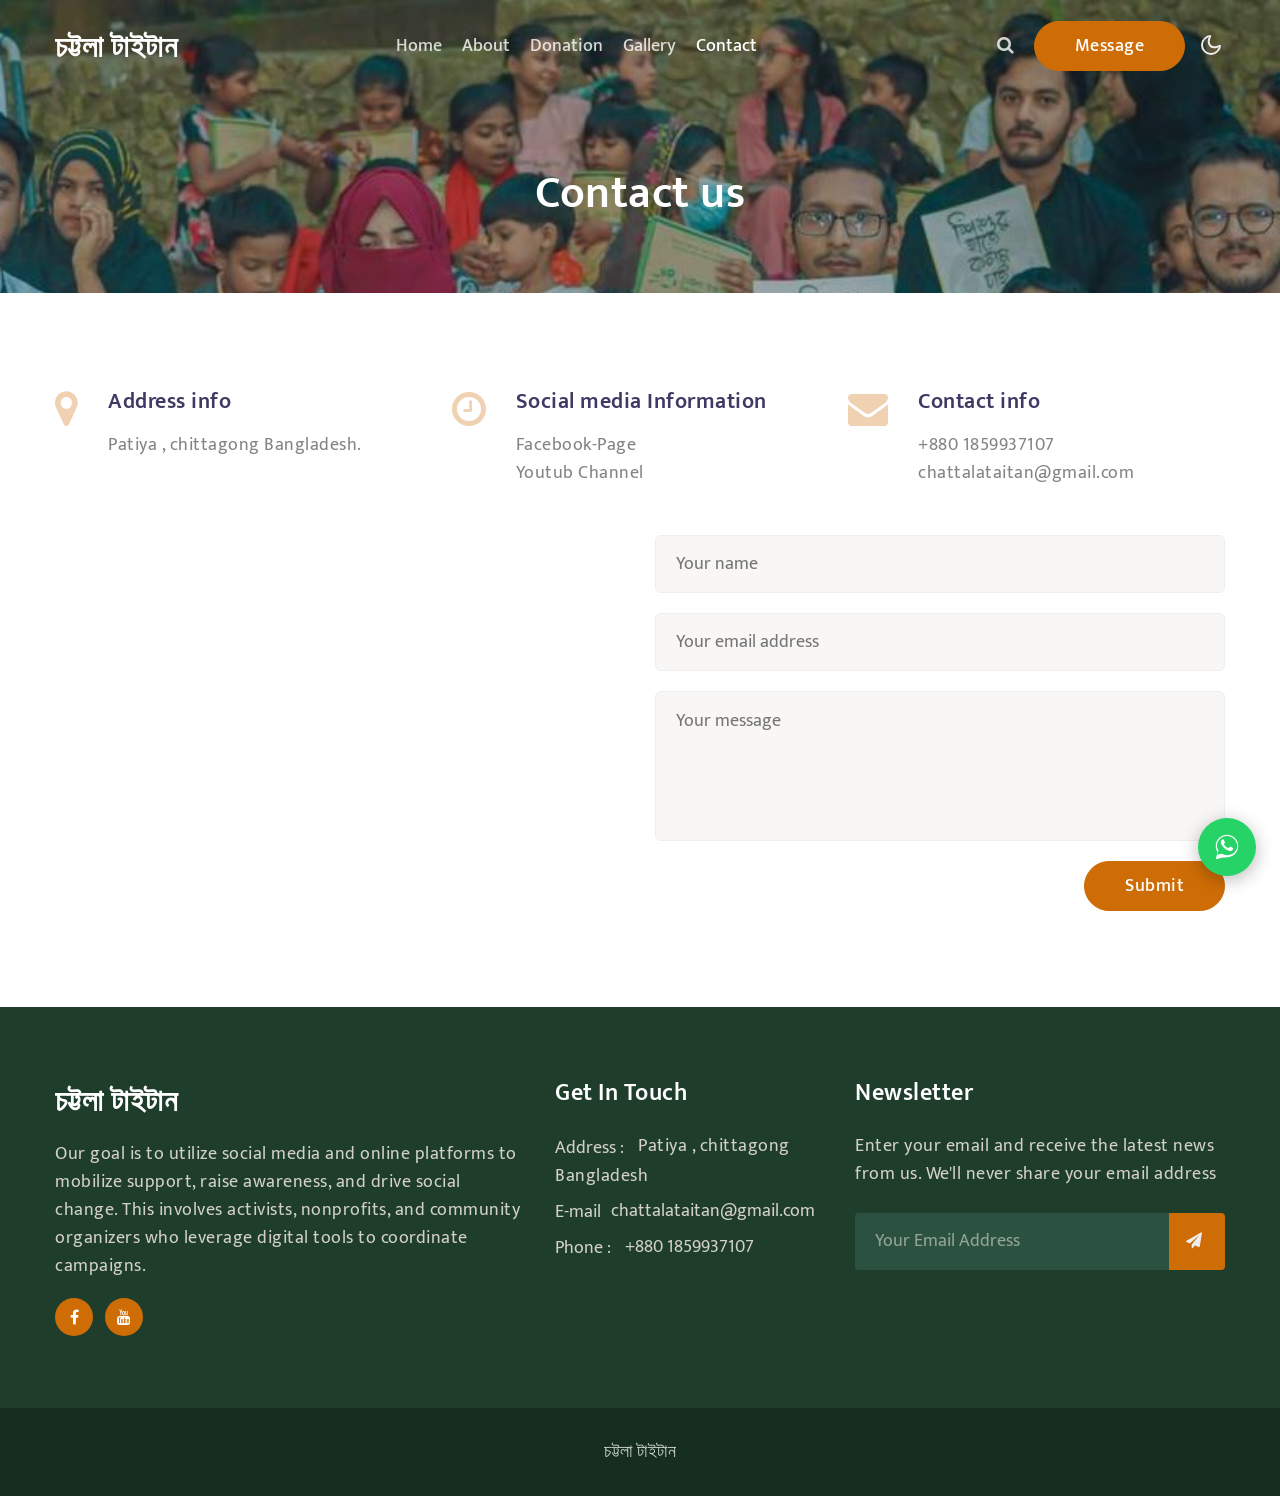
<file: contact.html>
<!doctype html>
<html lang="en">
  <head>
    <!-- Required meta tags -->
    <meta charset="utf-8">
    <meta name="viewport" content="width=device-width, initial-scale=1, shrink-to-fit=no">
    <meta name="description" content="চট্টলা টাইটানের সাথে যোগাযোগ করুন — ঠিকানা, ফোন, ইমেইল এবং সোশ্যাল মিডিয়া তথ্য।">

    <title>চট্টলা টাইটান - Contact</title>
    <link rel="icon" type="image/png" href="assets/images/logo1.png">

    <link href="//fonts.googleapis.com/css?family=Mukta:300,400,500" rel="stylesheet">

    <!-- Template CSS -->
    <link rel="stylesheet" href="assets/css/style-starter.css">
  </head>
  <body>
<!--header-->
<header id="site-header" class="fixed-top">
  <div class="container">
      <nav class="navbar navbar-expand-lg stroke px-0 pt-lg-0">
          <h1> <a class="navbar-brand" href="index.html">
                  <span class=""></span> চট্টলা টাইটান
              </a></h1>
          <!-- if logo is image enable this   
  <a class="navbar-brand" href="#index.html">
      <img src="image-path" alt="Your logo" title="Your logo" style="height:35px;" />
  </a> -->
          <button class="navbar-toggler  collapsed bg-gradient" type="button" data-toggle="collapse"
              data-target="#navbarTogglerDemo02" aria-controls="navbarTogglerDemo02" aria-expanded="false"
              aria-label="Toggle navigation">
              <span class="navbar-toggler-icon fa icon-expand fa-bars"></span>
              <span class="navbar-toggler-icon fa icon-close fa-times"></span>
          </button>

          <div class="collapse navbar-collapse" id="navbarTogglerDemo02">
              <ul class="navbar-nav mx-lg-auto">
                  <li class="nav-item">
                      <a class="nav-link" href="index.html">Home <span class="sr-only">(current)</span></a>
                  </li>
                  <li class="nav-item">
                      <a class="nav-link" href="about.html">About</a>
                  </li>
                  <li class="nav-item">
                      <a class="nav-link" href="services.html">Donation</a>
                  </li>
                  <li class="nav-item">
                      <a class="nav-link" href="gallery.html">Gallery</a>
                  </li>
                  <li class="nav-item active">
                      <a class="nav-link" href="contact.html">Contact</a>
                  </li>
              </ul>

              <!--/search-right-->
              <div class="search-right">
                  <a href="#search" title="search"><span class="fa fa-search" aria-hidden="true"></span></a>
                  <!-- search popup -->
                  <div id="search" class="pop-overlay">
                      <div class="popup">

                          <form onsubmit="return siteSearch(event)" class="search-box">
                              <input type="search" placeholder="Enter Keyword" name="search" required="required"
                                  autofocus="">
                              <button type="submit" class="btn"><span class="fa fa-search"
                                      aria-hidden="true"></span></button>
                          </form>

                      </div>
                      <a class="close" href="#close">×</a>
                  </div>
                  <!-- /search popup -->
              </div>
              <!--//search-right-->
              <div class="top-quote mr-lg-3 mt-lg-0">
                  <a href="contact.html" class="btn btn-style btn-primary">Message</a>
              </div>
          </div>
          <!-- toggle switch for light and dark theme -->
          <div class="mobile-position">
              <nav class="navigation">
                  <div class="theme-switch-wrapper">
                      <label class="theme-switch" for="checkbox">
                          <input type="checkbox" id="checkbox">
                          <div class="mode-container">
                              <i class="gg-sun"></i>
                              <i class="gg-moon"></i>
                          </div>
                      </label>
                  </div>
              </nav>
          </div>
          <!-- //toggle switch for light and dark theme -->
      </nav>
  </div>
</header>
<!--/header-->
<section class="w3l-about-breadcrumb">
    <div class="breadcrumb-bg breadcrumb-bg-about py-5">
        <div class="container py-lg-4 py-md-3">
            <h2 class="title">Contact us</h2>
        </div>
    </div>
</section>
<div class="w3l-contact-info py-5" id="contact">
    <div class="container py-lg-5 py-md-4">
        <div class="align-self mt-lg-0 mt-md-5 mt-4">
            <div class="contact-infos">
                <div class="single-contact-infos">
                    <div class="icon-box"> <span class="fa fa-map-marker"></span></div>
                    <div class="text-box">
                        <h3 class="mb-3">Address info</h3>
                        <p>Patiya , chittagong Bangladesh.</p>
                    </div>
                </div>
                <div class="single-contact-infos">
                    <div class="icon-box"> <span class="fa fa-clock-o"></span></div>
                    <div class="text-box">
                        <h3 class="mb-3">Social media Information</h3>
                        <p class=""> <a href="https://www.facebook.com/profile.php?id=100041739591972">Facebook-Page</a></p>
                        <p class=""> <a href="https://youtube.com/channel/UCbxlFv_UXrYJVezuGxFsy3w?si=BCOnqI3wH5mkUMvd">Youtub Channel</a></p>
                    </div>
                </div>
                <div class="single-contact-infos">
                    <div class="icon-box"> <span class="fa fa-envelope"></span></div>
                    <div class="text-box">
                        <h3 class="mb-3">Contact info</h3>
                        <p class=""><a href="tel:+8801859937107"> +880 1859937107</a></p>
                        <p class=""> <a href="mailto:chattalataitan@gmail.com">chattalataitan@gmail.com</a></p>
                    </div>
                </div>
            </div>
        </div>
        <div class="row mt-5">
            <div class="col-lg-6 map">
                <iframe
                    src="https://maps.google.com/maps?q=Patiya,Chittagong,Bangladesh&t=&z=12&ie=UTF8&iwloc=&output=embed"
                    width="100%" height="400" style="border:0;" loading="lazy"
                    frameborder="0" allowfullscreen=""></iframe>
            </div>
            <div class="col-lg-6 form-inner-cont mt-lg-0 mt-sm-5 mt-4">
                <div id="formSuccessMsg" class="alert-success-custom">✅ আপনার মেসেজ সফলভাবে পাঠানো হয়েছে। আমরা শীঘ্রই যোগাযোগ করব, ধন্যবাদ!</div>
                <form action="https://formsubmit.co/chattalataitan@gmail.com" method="post" class="signin-form">
                    <input type="hidden" name="_subject" value="নতুন মেসেজ - চট্টলা টাইটান ওয়েবসাইট">
                    <input type="hidden" name="_template" value="table">
                    <input type="hidden" name="_captcha" value="false">
                    <input type="hidden" name="_next" value="contact.html?sent=1">
                    <input type="text" name="_honey" style="display:none" tabindex="-1" autocomplete="off">
                    <div class="form-input">
                        <input type="text" name="name" id="w3lName" placeholder="Your name" required="">
                    </div>
                    <div class="form-input">
                        <input type="email" name="email" id="w3lSender" placeholder="Your email address"
                            required="">
                    </div>
                    <div class="form-input">
                        <textarea name="message" id="w3lMessage" placeholder="Your message" required=""></textarea>
                    </div>
                    <div class="text-right">
                        <button type="submit" class="btn btn-style btn-primary">Submit</button>
                    </div>
                </form>
            </div>
        </div>
    </div>
</div>
<script>
  if (window.location.search.indexOf('sent=1') !== -1) {
    var msg = document.getElementById('formSuccessMsg');
    if (msg) {
      msg.style.display = 'block';
      msg.scrollIntoView({ behavior: 'smooth', block: 'center' });
    }
  }
</script>
<section class="w3l-footer-29-main">
  <div class="footer-29 py-5">
    <div class="container py-lg-4 py-sm-3">
      <div class="row footer-top-29">
        <div class="col-lg-5 footer-list-29 footer-1">
          <h2><a href="index.html" class=""><span class=""></span> চট্টলা টাইটান</a></h2>
          <p>Our goal is to utilize social media and online platforms to mobilize support, raise awareness, and drive social change. This involves activists, nonprofits, and community organizers who leverage digital tools to coordinate campaigns.
          </p>
          <div class="footer-social-icons">
            <a href="https://www.facebook.com/profile.php?id=100041739591972" target="_blank" rel="noopener" aria-label="Facebook"><i class="fa fa-facebook"></i></a>
            <a href="https://youtube.com/channel/UCbxlFv_UXrYJVezuGxFsy3w?si=BCOnqI3wH5mkUMvd" target="_blank" rel="noopener" aria-label="YouTube"><i class="fa fa-youtube"></i></a>
          </div>
        </div>
        <div class="col-lg-3 col-md-6 footer-list-29 footer-3 mt-lg-0 mt-5">
          <h6 class="footer-title-29">Get in Touch</h6>

          <div class="column2">
            <div class="mb-2">
              <span>Address :</span>
              <p class="contact-para d-inline">Patiya , chittagong Bangladesh</p>
            </div>
            <div class="">
              <span>E-mail</span><a href="mailto:chattalataitan@gmail.com">chattalataitan@gmail.com</a>
            </div>
            <div class="mt-2">
              <span>Phone :</span><a href="tel:+8801859937107"> +880 1859937107</a>
            </div>
          </div>
        </div>
        <div class="col-lg-4 col-md-6 footer-list-29 footer-4 mt-lg-0 mt-5">
          <h6 class="footer-title-29">Newsletter </h6>
          <p>Enter your email and receive the latest news from us. We'll never share your email address</p>

          <div id="newsletterMsg" class="alert-success-custom" style="padding:8px 14px;font-size:13px;margin-bottom:14px;">✅ ধন্যবাদ! আপনি নিউজলেটারে যুক্ত হয়েছেন।</div>
          <form action="https://formsubmit.co/chattalataitan@gmail.com" class="subscribe" method="post">
            <input type="hidden" name="_subject" value="Newsletter Signup - চট্টলা টাইটান">
            <input type="hidden" name="_captcha" value="false">
            <input type="hidden" name="_next" value="contact.html?subscribed=1">
            <input type="text" name="_honey" style="display:none" tabindex="-1" autocomplete="off">
            <input type="email" name="email" placeholder="Your Email Address" required="">
            <button><span class="fa fa-paper-plane"></span></button>
          </form>
          <script>
            if (window.location.search.indexOf('subscribed=1') !== -1) {
              var nmsg = document.getElementById('newsletterMsg');
              if (nmsg) { nmsg.style.display = 'block'; }
            }
          </script>
        </div>
      </div>

    </div>
  </div>
  <div class="bottom-copies text-center">
    <div class="container">
      <p class="copy-footer-29"><a
          href="https://youtube.com/channel/UCbxlFv_UXrYJVezuGxFsy3w?si=BCOnqI3wH5mkUMvd">চট্টলা টাইটান</a></p>
    </div>
  </div>

  <!-- move top -->
  <button onclick="topFunction()" id="movetop" title="Go to top">
    <span class="fa fa-angle-up"></span>
  </button>
  <script>
    // When the user scrolls down 20px from the top of the document, show the button
    window.onscroll = function () {
      scrollFunction()
    };

    function scrollFunction() {
      if (document.body.scrollTop > 20 || document.documentElement.scrollTop > 20) {
        document.getElementById("movetop").style.display = "block";
      } else {
        document.getElementById("movetop").style.display = "none";
      }
    }

    // When the user clicks on the button, scroll to the top of the document
    function topFunction() {
      document.body.scrollTop = 0;
      document.documentElement.scrollTop = 0;
    }
  </script>
  <!-- //move top -->
</section>

<!-- Template JavaScript -->
<script src="assets/js/jquery-3.3.1.min.js"></script>

<script src="assets/js/theme-change.js"></script>

<!-- js for portfolio lightbox -->
<script src="assets/js/jquery-2.1.4.min.js"></script>
<script src="assets/js/jquery.chocolat.js"></script>
<!--light-box-files -->
<script type="text/javascript">
  $(function () {
    $('.w3_agile_portfolio_grid a').Chocolat();
  });
</script>
<!-- /js for portfolio lightbox -->

<script src="assets/js/jquery.magnific-popup.min.js"></script>
<script>
  $(document).ready(function () {
    $('.popup-with-zoom-anim').magnificPopup({
      type: 'inline',

      fixedContentPos: false,
      fixedBgPos: true,

      overflowY: 'auto',

      closeBtnInside: true,
      preloader: false,

      midClick: true,
      removalDelay: 300,
      mainClass: 'my-mfp-zoom-in'
    });

    $('.popup-with-move-anim').magnificPopup({
      type: 'inline',

      fixedContentPos: false,
      fixedBgPos: true,

      overflowY: 'auto',

      closeBtnInside: true,
      preloader: false,

      midClick: true,
      removalDelay: 300,
      mainClass: 'my-mfp-slide-bottom'
    });
  });
</script>

<!-- script for testimonials -->
<script>
  $(document).ready(function () {
    $('.owl-testimonial').owlCarousel({
      loop: true,
      margin: 0,
      nav: true,
      dots: false,
      responsiveClass: true,
      autoplay: false,
      autoplayTimeout: 5000,
      autoplaySpeed: 1000,
      autoplayHoverPause: false,
      responsive: {
        0: {
          items: 1,
          nav: true
        },
        480: {
          items: 1,
          nav: true
        },
        667: {
          items: 1,
          nav: true
        },
        1000: {
          items: 1,
          nav: true
        }
      }
    })
  })
</script>
<!-- //script for testimonials -->

<!-- script for blog slider -->
<script>
  $(document).ready(function () {
    $('.owl-two').owlCarousel({
      loop: true,
      margin: 30,
      nav: false,
      responsiveClass: true,
      autoplay: false,
      autoplayTimeout: 5000,
      autoplaySpeed: 1000,
      autoplayHoverPause: false,
      responsive: {
        0: {
          items: 1,
          nav: false
        },
        480: {
          items: 1,
          nav: false
        },
        992: {
          items: 2,
          nav: false
        }
      }
    })
  })
</script>
<!-- //script for blog slider -->

<script src="assets/js/owl.carousel.js"></script>

<!-- script for banner slider-->
<script>
  $(document).ready(function () {
    $('.owl-one').owlCarousel({
      loop: true,
      margin: 0,
      nav: false,
      responsiveClass: true,
      autoplay: false,
      autoplayTimeout: 5000,
      autoplaySpeed: 1000,
      autoplayHoverPause: false,
      responsive: {
        0: {
          items: 1,
          nav: false
        },
        480: {
          items: 1,
          nav: false
        },
        667: {
          items: 1,
          nav: false
        },
        1000: {
          items: 1,
          nav: false
        }
      }
    })
  })
</script>
<!-- //script -->


<!-- disable body scroll which navbar is in active -->
<script>
  $(function () {
    $('.navbar-toggler').click(function () {
      $('body').toggleClass('noscroll');
    })
  });
</script>
<!-- disable body scroll which navbar is in active -->

<!--/MENU-JS-->
<script>
  $(window).on("scroll", function () {
    var scroll = $(window).scrollTop();

    if (scroll >= 80) {
      $("#site-header").addClass("nav-fixed");
    } else {
      $("#site-header").removeClass("nav-fixed");
    }
  });

  //Main navigation Active Class Add Remove
  $(".navbar-toggler").on("click", function () {
    $("header").toggleClass("active");
  });
  $(document).on("ready", function () {
    if ($(window).width() > 991) {
      $("header").removeClass("active");
    }
    $(window).on("resize", function () {
      if ($(window).width() > 991) {
        $("header").removeClass("active");
      }
    });
  });
</script>
<!--//MENU-JS-->

<script src="assets/js/site-search.js"></script>
<script src="assets/js/bootstrap.min.js"></script>
<!-- WhatsApp floating button -->
<a href="https://wa.me/8801859937107?text=%E0%A6%86%E0%A6%B8%E0%A6%B8%E0%A6%BE%E0%A6%B2%E0%A6%BE%E0%A6%AE%E0%A7%81%20%E0%A6%86%E0%A6%B2%E0%A6%BE%E0%A6%87%E0%A6%95%E0%A7%81%E0%A6%AE%2C%20%E0%A6%86%E0%A6%AE%E0%A6%BF%20%E0%A6%9A%E0%A6%9F%E0%A7%8D%E0%A6%9F%E0%A6%B2%E0%A6%BE%20%E0%A6%9F%E0%A6%BE%E0%A6%87%E0%A6%9F%E0%A6%BE%E0%A6%A8%20%E0%A6%B8%E0%A6%AE%E0%A7%8D%E0%A6%AA%E0%A6%B0%E0%A7%8D%E0%A6%95%E0%A7%87%20%E0%A6%9C%E0%A6%BE%E0%A6%A8%E0%A6%A4%E0%A7%87%20%E0%A6%9A%E0%A6%BE%E0%A6%87%E0%A5%A4"
   class="whatsapp-float" target="_blank" rel="noopener" aria-label="WhatsApp এ মেসেজ করুন">
  <svg viewBox="0 0 32 32" width="30" height="30" fill="#fff"><path d="M16.001 3C9.373 3 4 8.373 4 15c0 2.386.7 4.61 1.902 6.484L4 29l7.716-1.876A11.94 11.94 0 0 0 16.001 27C22.628 27 28 21.627 28 15S22.628 3 16.001 3zm0 21.818c-1.94 0-3.75-.55-5.29-1.5l-.379-.226-4.578 1.113 1.135-4.463-.247-.393A9.77 9.77 0 0 1 5.182 15c0-5.968 4.85-10.818 10.818-10.818S26.818 9.032 26.818 15 21.968 24.818 16 24.818zm5.94-8.14c-.325-.163-1.92-.947-2.218-1.056-.298-.109-.515-.163-.732.163-.217.326-.84 1.056-1.03 1.273-.19.217-.38.244-.706.082-.325-.163-1.373-.506-2.615-1.61-.966-.86-1.618-1.923-1.807-2.25-.19-.326-.02-.502.143-.664.147-.146.325-.38.488-.57.163-.19.217-.326.326-.543.109-.217.054-.407-.027-.57-.082-.163-.732-1.766-1.003-2.42-.264-.634-.532-.548-.732-.558l-.624-.011c-.217 0-.57.082-.868.407-.298.326-1.137 1.111-1.137 2.71 0 1.6 1.164 3.144 1.326 3.361.163.217 2.29 3.497 5.548 4.905.775.334 1.38.534 1.852.683.778.248 1.486.213 2.046.129.624-.093 1.92-.784 2.19-1.541.271-.758.271-1.407.19-1.542-.081-.135-.298-.217-.623-.38z"/></svg>
</a>
<!-- //WhatsApp floating button -->
</body>

</html>
</file>
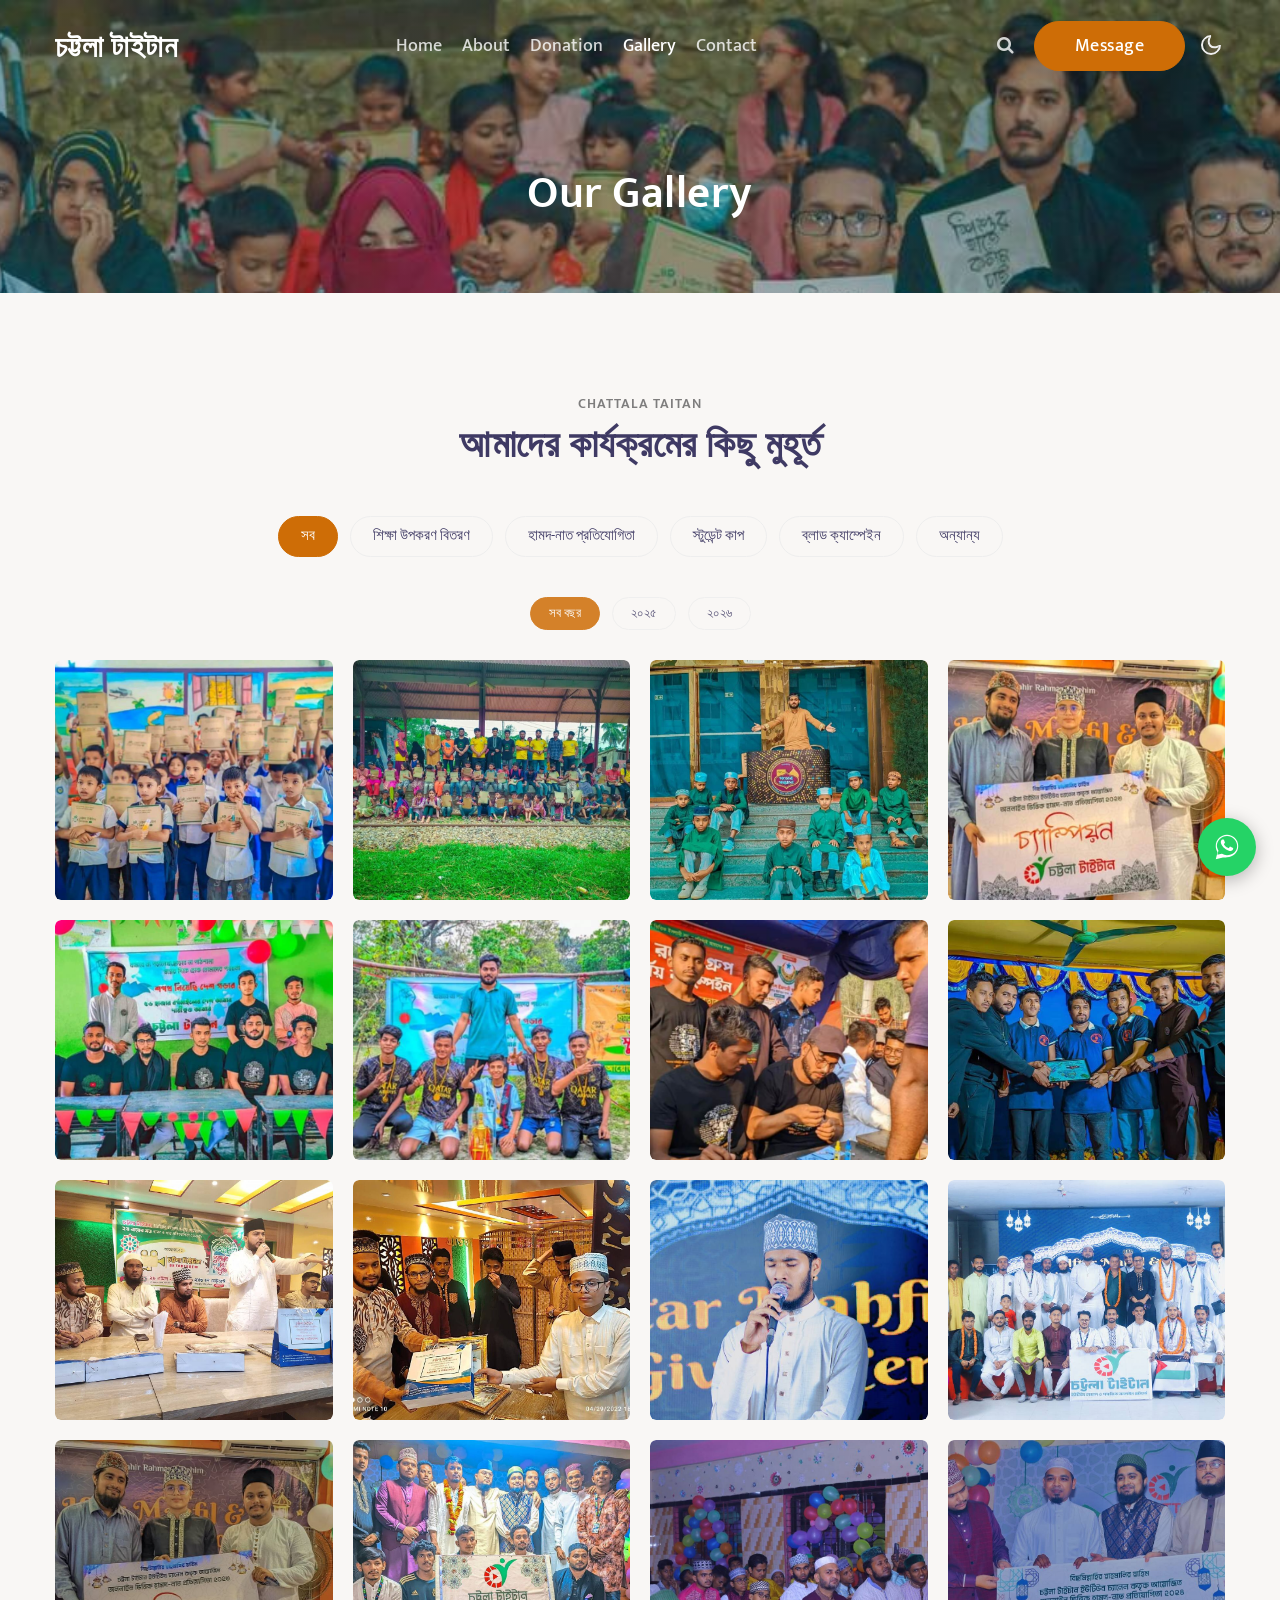
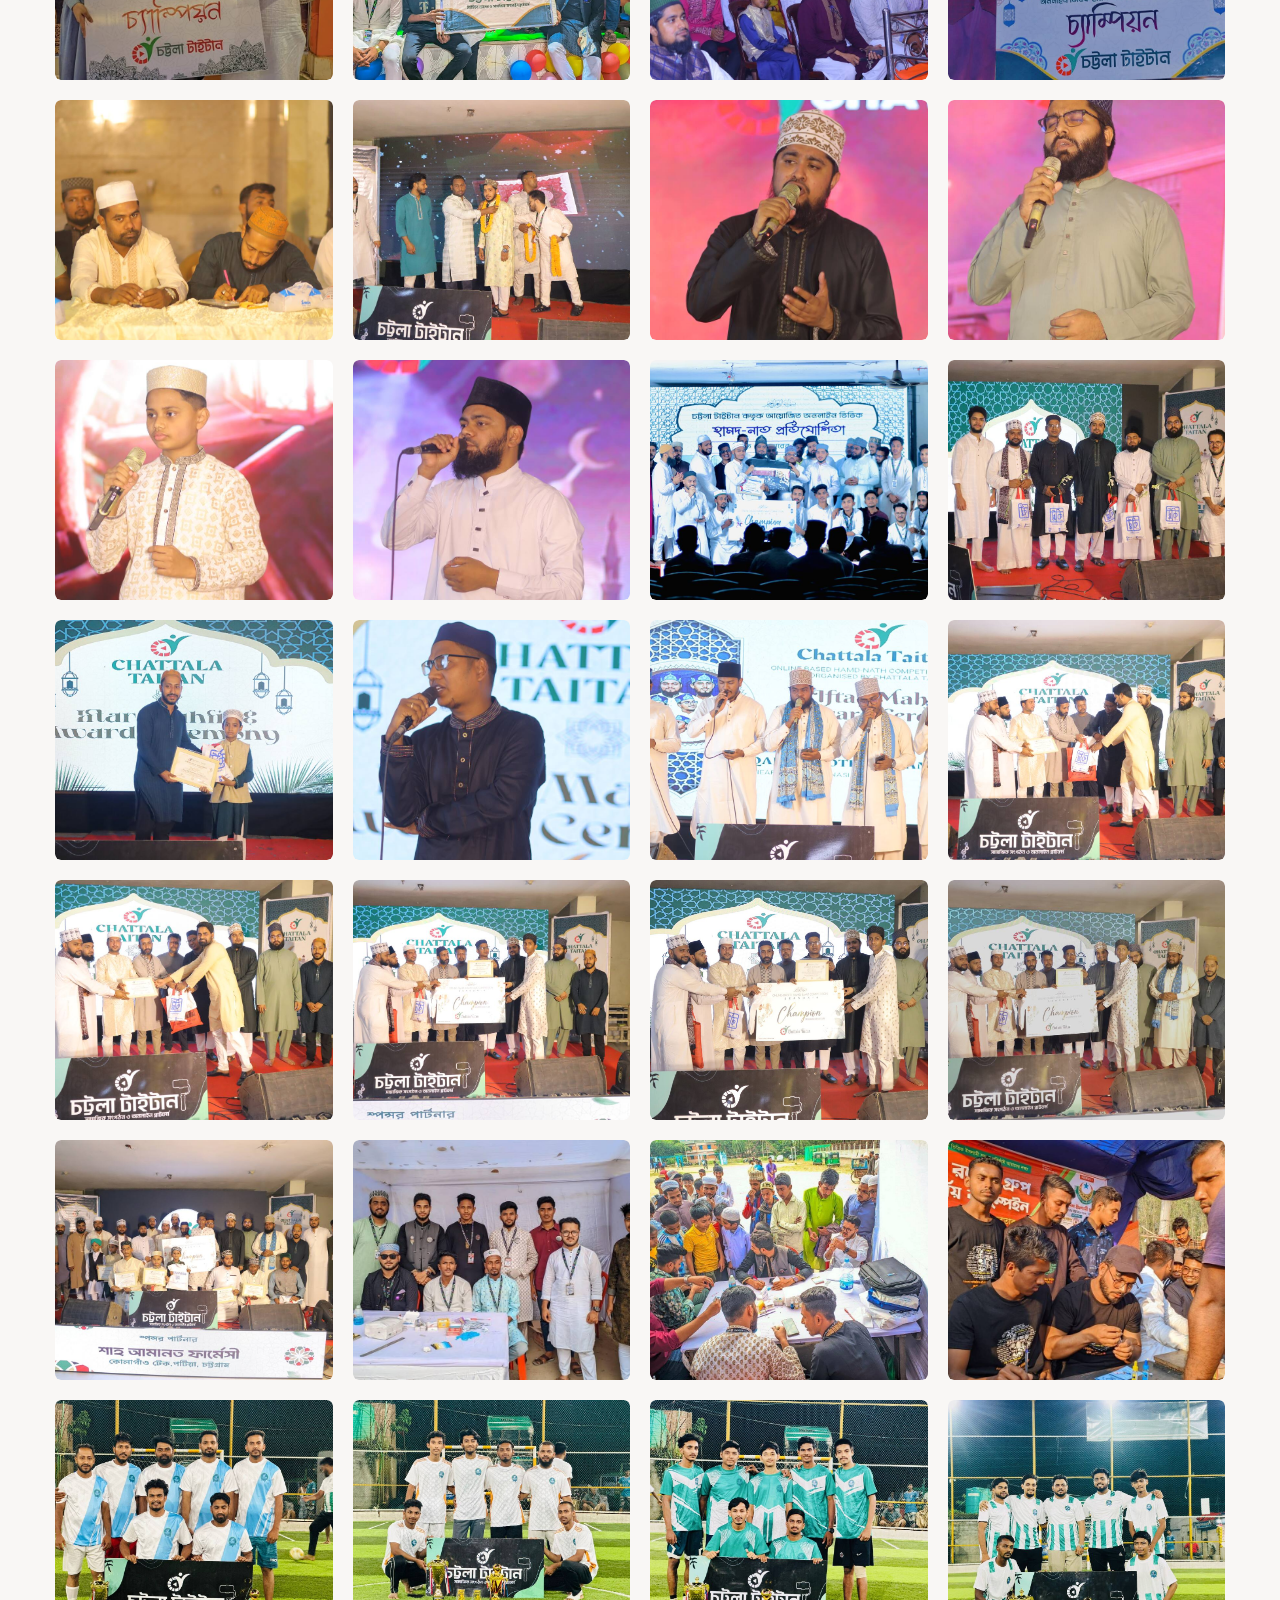
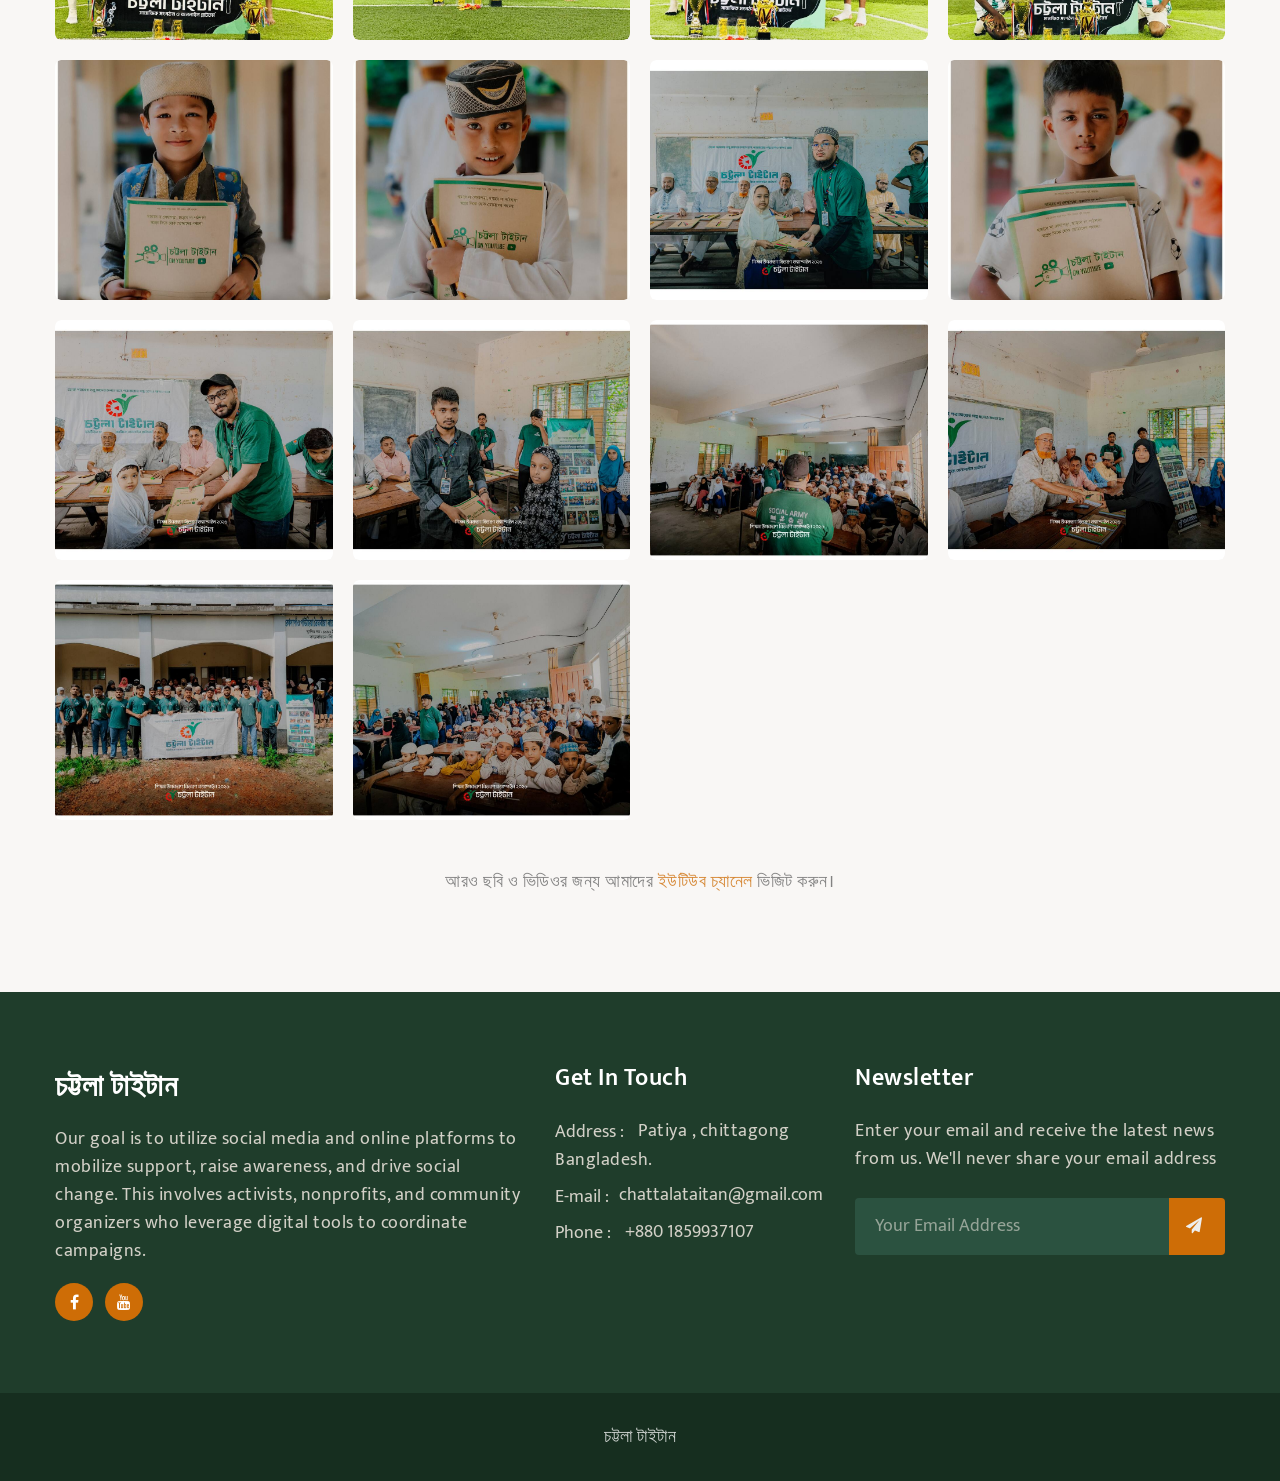
<file: gallery.html>
<!doctype html>
<html lang="en">
  <head>
    <!-- Required meta tags -->
    <meta charset="utf-8">
    <meta name="viewport" content="width=device-width, initial-scale=1, shrink-to-fit=no">
    <meta name="description" content="চট্টলা টাইটানের বিভিন্ন কার্যক্রমের ছবি — শিক্ষা উপকরণ বিতরণ, হামদ-নাত প্রতিযোগিতা, স্টুডেন্ট কাপ, ব্লাড ক্যাম্পেইন এবং আরও অনেক কিছু।">

    <title>চট্টলা টাইটান - Gallery</title>
    <link rel="icon" type="image/png" href="assets/images/logo1.png">

    <link href="//fonts.googleapis.com/css?family=Mukta:300,400,500" rel="stylesheet">

    <!-- Template CSS -->
    <link rel="stylesheet" href="assets/css/style-starter.css">

    <!-- Gallery filter styles -->
    <style>
      .gallery-filter {
        display: flex;
        flex-wrap: wrap;
        justify-content: center;
        gap: 12px;
        margin-bottom: 40px;
      }
      .gallery-filter button {
        border: 1px solid var(--border-color-light, #eee);
        background: transparent;
        color: var(--heading-color, #3f3a64);
        padding: 8px 22px;
        border-radius: var(--border-radius-full, 35px);
        font-size: 15px;
        cursor: pointer;
        transition: all 0.3s ease;
      }
      .gallery-filter button:hover {
        border-color: var(--primary-color, #ce6d06);
        color: var(--primary-color, #ce6d06);
      }
      .gallery-filter button.active {
        background: var(--primary-color, #ce6d06);
        border-color: var(--primary-color, #ce6d06);
        color: #fff;
      }
      .gallery-filter-year {
        margin-bottom: 30px;
      }
      .gallery-filter-year button {
        padding: 6px 18px;
        font-size: 13px;
        opacity: 0.85;
      }
      .gallery-filter-round {
        display: none;
        margin-bottom: 30px;
      }
      .gallery-filter-round.show {
        display: flex;
      }
      .gallery-filter-round button {
        padding: 6px 16px;
        font-size: 13px;
        border-style: dashed;
        opacity: 0.85;
      }
      ul.gallery_agile li.gallery-hide {
        display: none;
      }
      /* uniform photo size in the gallery grid, regardless of original orientation */
      .w3l-gallery .w3_agile_portfolio_grid {
        border-radius: 6px;
      }
      .w3l-gallery .w3_agile_portfolio_grid a {
        display: block;
      }
      .w3l-gallery .w3_agile_portfolio_grid img.radius-image {
        width: 100%;
        height: 240px;
        object-fit: cover;
        display: block;
      }
      @media (max-width: 991px) {
        .w3l-gallery .w3_agile_portfolio_grid img.radius-image {
          height: 220px;
        }
      }
      @media (max-width: 767px) {
        .w3l-gallery .w3_agile_portfolio_grid img.radius-image {
          height: 200px;
        }
      }
      @media (max-width: 415px) {
        .w3l-gallery .w3_agile_portfolio_grid img.radius-image {
          height: 260px;
        }
      }
    </style>
  </head>
  <body>
<!--header-->
<header id="site-header" class="fixed-top">
  <div class="container">
      <nav class="navbar navbar-expand-lg stroke px-0 pt-lg-0">
          <h1> <a class="navbar-brand" href="index.html">
                  <span class=""></span> চট্টলা টাইটান
              </a></h1>
          <button class="navbar-toggler  collapsed bg-gradient" type="button" data-toggle="collapse"
              data-target="#navbarTogglerDemo02" aria-controls="navbarTogglerDemo02" aria-expanded="false"
              aria-label="Toggle navigation">
              <span class="navbar-toggler-icon fa icon-expand fa-bars"></span>
              <span class="navbar-toggler-icon fa icon-close fa-times"></span>
          </button>

          <div class="collapse navbar-collapse" id="navbarTogglerDemo02">
              <ul class="navbar-nav mx-lg-auto">
                  <li class="nav-item">
                      <a class="nav-link" href="index.html">Home <span class="sr-only">(current)</span></a>
                  </li>
                  <li class="nav-item">
                      <a class="nav-link" href="about.html">About</a>
                  </li>
                  <li class="nav-item">
                      <a class="nav-link" href="services.html">Donation</a>
                  </li>
                  <li class="nav-item active">
                      <a class="nav-link" href="gallery.html">Gallery</a>
                  </li>
                  <li class="nav-item">
                      <a class="nav-link" href="contact.html">Contact</a>
                  </li>
              </ul>

              <!--/search-right-->
              <div class="search-right">
                  <a href="#search" title="search"><span class="fa fa-search" aria-hidden="true"></span></a>
                  <!-- search popup -->
                  <div id="search" class="pop-overlay">
                      <div class="popup">

                          <form onsubmit="return siteSearch(event)" class="search-box">
                              <input type="search" placeholder="Enter Keyword" name="search" required="required"
                                  autofocus="">
                              <button type="submit" class="btn"><span class="fa fa-search"
                                      aria-hidden="true"></span></button>
                          </form>

                      </div>
                      <a class="close" href="#close">×</a>
                  </div>
                  <!-- /search popup -->
              </div>
              <!--//search-right-->
              <div class="top-quote mr-lg-3 mt-lg-0">
                  <a href="contact.html" class="btn btn-style btn-primary">Message</a>
              </div>
          </div>
          <!-- toggle switch for light and dark theme -->
          <div class="mobile-position">
              <nav class="navigation">
                  <div class="theme-switch-wrapper">
                      <label class="theme-switch" for="checkbox">
                          <input type="checkbox" id="checkbox">
                          <div class="mode-container">
                              <i class="gg-sun"></i>
                              <i class="gg-moon"></i>
                          </div>
                      </label>
                  </div>
              </nav>
          </div>
          <!-- //toggle switch for light and dark theme -->
      </nav>
  </div>
</header>
<!--/header-->
<section class="w3l-about-breadcrumb">
    <div class="breadcrumb-bg breadcrumb-bg-about py-5">
        <div class="container py-lg-4 py-md-3">
            <h2 class="title">Our Gallery</h2>
        </div>
    </div>
</section>

<!-- activities gallery -->
<section class="w3l-gallery" id="gallery">
    <div class="destionation-innf py-5">
        <div class="container py-lg-5 py-md-4 py-2">
            <div class="title-content">
                <h5 class="title-small text-center mb-1">Chattala Taitan</h5>
                <h3 class="title-big text-center mb-md-5 mb-4">আমাদের কার্যক্রমের কিছু মুহূর্ত</h3>
            </div>

            <!-- gallery filter tabs -->
            <div class="gallery-filter">
                <button data-filter="all" class="active">সব</button>
                <button data-filter="education-materials">শিক্ষা উপকরণ বিতরণ</button>
                <button data-filter="hamd-naat">হামদ-নাত প্রতিযোগিতা</button>
                <button data-filter="student-cup">স্টুডেন্ট কাপ</button>
                <button data-filter="blood-campaign">ব্লাড ক্যাম্পেইন</button>
                <button data-filter="other">অন্যান্য</button>
            </div>
            <div class="gallery-filter gallery-filter-year">
                <button data-year-filter="all" class="active">সব বছর</button>
                <button data-year-filter="2025">২০২৫</button>
                <button data-year-filter="2026">২০২৬</button>
            </div>
            <div class="gallery-filter gallery-filter-round" id="roundFilterWrap">
                <button data-round-filter="all" class="active">সব পর্ব</button>
                <button data-round-filter="round2">২য় পর্ব</button>
                <button data-round-filter="round3">৩য় পর্ব</button>
                <button data-round-filter="round4">৪র্থ পর্ব</button>
                <button data-round-filter="round5">৫ম পর্ব</button>
                <button data-round-filter="round6">৬ষ্ঠ পর্ব</button>
            </div>
            <!-- //gallery filter tabs -->

            <!--/gallery grids-->
            <ul class="gallery_agile">
                <li data-category="education-materials" data-year="2025">
                    <div class="w3_agile_portfolio_grid">
                        <a href="assets/images/blog1.jpg">
                            <img src="assets/images/blog1.jpg" alt="শিক্ষা উপকরণ বিতরণ" class="img-fluid radius-image" />
                            <div class="w3layouts_news_grid_pos">
                                <div class="wthree_text">
                                    <h3>শিক্ষা উপকরণ বিতরণ</h3>
                                    <p>শিক্ষার্থীদের মাঝে খাতা-কলমসহ শিক্ষা সামগ্রী বিতরণ</p>
                                </div>
                            </div>
                        </a>
                    </div>
                </li>
                <li data-category="education-materials" data-year="2025">
                    <div class="w3_agile_portfolio_grid">
                        <a href="assets/images/blog2.jpg">
                            <img src="assets/images/blog2.jpg" alt="শিক্ষা সহায়তা কার্যক্রম" class="img-fluid radius-image" />
                            <div class="w3layouts_news_grid_pos">
                                <div class="wthree_text">
                                    <h3>শিক্ষা সহায়তা কার্যক্রম</h3>
                                    <p>সুবিধাবঞ্চিত শিশুদের পাশে দাঁড়িয়ে শিক্ষা সহায়তা প্রদান</p>
                                </div>
                            </div>
                        </a>
                    </div>
                </li>
                <li data-category="other" data-year="2025">
                    <div class="w3_agile_portfolio_grid">
                        <a href="assets/images/blog3.jpg">
                            <img src="assets/images/blog3.jpg" alt="মাহফিল ও পুরস্কার বিতরণ" class="img-fluid radius-image" />
                            <div class="w3layouts_news_grid_pos">
                                <div class="wthree_text">
                                    <h3>মাহফিল ও পুরস্কার বিতরণ</h3>
                                    <p>শিশু-কিশোরদের নিয়ে আয়োজিত অনুষ্ঠান</p>
                                </div>
                            </div>
                        </a>
                    </div>
                </li>
                <li data-category="hamd-naat" data-year="2025">
                    <div class="w3_agile_portfolio_grid">
                        <a href="assets/images/blog5.jpg">
                            <img src="assets/images/blog5.jpg" alt="অনলাইন হামদ-নাত প্রতিযোগিতা" class="img-fluid radius-image" />
                            <div class="w3layouts_news_grid_pos">
                                <div class="wthree_text">
                                    <h3>হামদ-নাত প্রতিযোগিতা</h3>
                                    <p>রমজান মাসে আয়োজিত অনলাইন ভিত্তিক হামদ-নাত প্রতিযোগিতার চ্যাম্পিয়ন</p>
                                </div>
                            </div>
                        </a>
                    </div>
                </li>
                <li data-category="other" data-year="2025">
                    <div class="w3_agile_portfolio_grid">
                        <a href="assets/images/blog6.jpg">
                            <img src="assets/images/blog6.jpg" alt="সংগঠনের সদস্যদের কর্মসূচি" class="img-fluid radius-image" />
                            <div class="w3layouts_news_grid_pos">
                                <div class="wthree_text">
                                    <h3>সাংগঠনিক কর্মসূচি</h3>
                                    <p>দেশ গড়ার শপথে সংগঠনের সদস্যদের একত্রিত হওয়া</p>
                                </div>
                            </div>
                        </a>
                    </div>
                </li>
                <li data-category="student-cup" data-year="2025">
                    <div class="w3_agile_portfolio_grid">
                        <a href="assets/images/blog7.jpg">
                            <img src="assets/images/blog7.jpg" alt="স্টুডেন্ট কাপ ফুটবল টুর্নামেন্ট" class="img-fluid radius-image" />
                            <div class="w3layouts_news_grid_pos">
                                <div class="wthree_text">
                                    <h3>স্টুডেন্ট কাপ ফুটবল</h3>
                                    <p>স্থানীয় শিক্ষার্থীদের নিয়ে ফুটবল টুর্নামেন্ট আয়োজন</p>
                                </div>
                            </div>
                        </a>
                    </div>
                </li>
                <li data-category="blood-campaign" data-year="2025">
                    <div class="w3_agile_portfolio_grid">
                        <a href="assets/images/blog8.jpg">
                            <img src="assets/images/blog8.jpg" alt="বিনামূল্যে রক্তের গ্রুপ নির্ণয় ক্যাম্প" class="img-fluid radius-image" />
                            <div class="w3layouts_news_grid_pos">
                                <div class="wthree_text">
                                    <h3>রক্তের গ্রুপ নির্ণয় ক্যাম্প</h3>
                                    <p>বিনামূল্যে রক্তের গ্রুপ নির্ণয় ও স্বাস্থ্য সচেতনতামূলক ক্যাম্প</p>
                                </div>
                            </div>
                        </a>
                    </div>
                </li>
                <li data-category="other" data-year="2025">
                    <div class="w3_agile_portfolio_grid">
                        <a href="assets/images/new.jpg">
                            <img src="assets/images/new.jpg" alt="সম্মাননা ক্রেস্ট গ্রহণ" class="img-fluid radius-image" />
                            <div class="w3layouts_news_grid_pos">
                                <div class="wthree_text">
                                    <h3>সম্মাননা অর্জন</h3>
                                    <p>সামাজিক কার্যক্রমের স্বীকৃতিস্বরূপ সম্মাননা ক্রেস্ট গ্রহণ</p>
                                </div>
                            </div>
                        </a>
                    </div>
                </li>
                <li data-category="hamd-naat" data-year="2025" data-round="round2">
                    <div class="w3_agile_portfolio_grid">
                        <a href="assets/images/hamnaat-round2-1.jpg">
                            <img src="assets/images/hamnaat-round2-1.jpg" alt="হামদ-নাত প্রতিযোগিতা ২য় পর্ব" class="img-fluid radius-image" />
                            <div class="w3layouts_news_grid_pos">
                                <div class="wthree_text">
                                    <h3>হামদ-নাত প্রতিযোগিতা</h3>
                                    <p>২য় পর্ব</p>
                                </div>
                            </div>
                        </a>
                    </div>
                </li>
                <li data-category="hamd-naat" data-year="2025" data-round="round2">
                    <div class="w3_agile_portfolio_grid">
                        <a href="assets/images/hamnaat-round2-2.jpg">
                            <img src="assets/images/hamnaat-round2-2.jpg" alt="হামদ-নাত প্রতিযোগিতা ২য় পর্ব" class="img-fluid radius-image" />
                            <div class="w3layouts_news_grid_pos">
                                <div class="wthree_text">
                                    <h3>হামদ-নাত প্রতিযোগিতা</h3>
                                    <p>২য় পর্ব</p>
                                </div>
                            </div>
                        </a>
                    </div>
                </li>
                <li data-category="hamd-naat" data-year="2025" data-round="round2">
                    <div class="w3_agile_portfolio_grid">
                        <a href="assets/images/hamnaat-round2-3.jpg">
                            <img src="assets/images/hamnaat-round2-3.jpg" alt="হামদ-নাত প্রতিযোগিতা ২য় পর্ব" class="img-fluid radius-image" />
                            <div class="w3layouts_news_grid_pos">
                                <div class="wthree_text">
                                    <h3>হামদ-নাত প্রতিযোগিতা</h3>
                                    <p>২য় পর্ব</p>
                                </div>
                            </div>
                        </a>
                    </div>
                </li>
                <li data-category="hamd-naat" data-year="2025" data-round="round2">
                    <div class="w3_agile_portfolio_grid">
                        <a href="assets/images/hamnaat-round2-4.jpg">
                            <img src="assets/images/hamnaat-round2-4.jpg" alt="হামদ-নাত প্রতিযোগিতা ২য় পর্ব" class="img-fluid radius-image" />
                            <div class="w3layouts_news_grid_pos">
                                <div class="wthree_text">
                                    <h3>হামদ-নাত প্রতিযোগিতা</h3>
                                    <p>২য় পর্ব</p>
                                </div>
                            </div>
                        </a>
                    </div>
                </li>
                <li data-category="hamd-naat" data-year="2025" data-round="round3">
                    <div class="w3_agile_portfolio_grid">
                        <a href="assets/images/hamnaat-round3-1.jpg">
                            <img src="assets/images/hamnaat-round3-1.jpg" alt="হামদ-নাত প্রতিযোগিতা ৩য় পর্ব" class="img-fluid radius-image" />
                            <div class="w3layouts_news_grid_pos">
                                <div class="wthree_text">
                                    <h3>হামদ-নাত প্রতিযোগিতা</h3>
                                    <p>৩য় পর্ব</p>
                                </div>
                            </div>
                        </a>
                    </div>
                </li>
                <li data-category="hamd-naat" data-year="2025" data-round="round4">
                    <div class="w3_agile_portfolio_grid">
                        <a href="assets/images/hamnaat-round4-1.jpg">
                            <img src="assets/images/hamnaat-round4-1.jpg" alt="হামদ-নাত প্রতিযোগিতা ৪র্থ পর্ব" class="img-fluid radius-image" />
                            <div class="w3layouts_news_grid_pos">
                                <div class="wthree_text">
                                    <h3>হামদ-নাত প্রতিযোগিতা</h3>
                                    <p>৪র্থ পর্ব</p>
                                </div>
                            </div>
                        </a>
                    </div>
                </li>
                <li data-category="hamd-naat" data-year="2025" data-round="round4">
                    <div class="w3_agile_portfolio_grid">
                        <a href="assets/images/hamnaat-round4-2.jpg">
                            <img src="assets/images/hamnaat-round4-2.jpg" alt="হামদ-নাত প্রতিযোগিতা ৪র্থ পর্ব" class="img-fluid radius-image" />
                            <div class="w3layouts_news_grid_pos">
                                <div class="wthree_text">
                                    <h3>হামদ-নাত প্রতিযোগিতা</h3>
                                    <p>৪র্থ পর্ব</p>
                                </div>
                            </div>
                        </a>
                    </div>
                </li>
                <li data-category="hamd-naat" data-year="2025" data-round="round4">
                    <div class="w3_agile_portfolio_grid">
                        <a href="assets/images/hamnaat-round4-3.jpg">
                            <img src="assets/images/hamnaat-round4-3.jpg" alt="হামদ-নাত প্রতিযোগিতা ৪র্থ পর্ব" class="img-fluid radius-image" />
                            <div class="w3layouts_news_grid_pos">
                                <div class="wthree_text">
                                    <h3>হামদ-নাত প্রতিযোগিতা</h3>
                                    <p>৪র্থ পর্ব</p>
                                </div>
                            </div>
                        </a>
                    </div>
                </li>
                <li data-category="hamd-naat" data-year="2025" data-round="round5">
                    <div class="w3_agile_portfolio_grid">
                        <a href="assets/images/hamnaat-round5-1.jpg">
                            <img src="assets/images/hamnaat-round5-1.jpg" alt="হামদ-নাত প্রতিযোগিতা ৫ম পর্ব" class="img-fluid radius-image" />
                            <div class="w3layouts_news_grid_pos">
                                <div class="wthree_text">
                                    <h3>হামদ-নাত প্রতিযোগিতা</h3>
                                    <p>৫ম পর্ব</p>
                                </div>
                            </div>
                        </a>
                    </div>
                </li>
                <li data-category="hamd-naat" data-year="2025" data-round="round5">
                    <div class="w3_agile_portfolio_grid">
                        <a href="assets/images/hamnaat-round5-2.jpg">
                            <img src="assets/images/hamnaat-round5-2.jpg" alt="হামদ-নাত প্রতিযোগিতা ৫ম পর্ব" class="img-fluid radius-image" />
                            <div class="w3layouts_news_grid_pos">
                                <div class="wthree_text">
                                    <h3>হামদ-নাত প্রতিযোগিতা</h3>
                                    <p>৫ম পর্ব</p>
                                </div>
                            </div>
                        </a>
                    </div>
                </li>
                <li data-category="hamd-naat" data-year="2025" data-round="round5">
                    <div class="w3_agile_portfolio_grid">
                        <a href="assets/images/hamnaat-round5-3.jpg">
                            <img src="assets/images/hamnaat-round5-3.jpg" alt="হামদ-নাত প্রতিযোগিতা ৫ম পর্ব" class="img-fluid radius-image" />
                            <div class="w3layouts_news_grid_pos">
                                <div class="wthree_text">
                                    <h3>হামদ-নাত প্রতিযোগিতা</h3>
                                    <p>৫ম পর্ব</p>
                                </div>
                            </div>
                        </a>
                    </div>
                </li>
                <li data-category="hamd-naat" data-year="2025" data-round="round5">
                    <div class="w3_agile_portfolio_grid">
                        <a href="assets/images/hamnaat-round5-4.jpg">
                            <img src="assets/images/hamnaat-round5-4.jpg" alt="হামদ-নাত প্রতিযোগিতা ৫ম পর্ব" class="img-fluid radius-image" />
                            <div class="w3layouts_news_grid_pos">
                                <div class="wthree_text">
                                    <h3>হামদ-নাত প্রতিযোগিতা</h3>
                                    <p>৫ম পর্ব</p>
                                </div>
                            </div>
                        </a>
                    </div>
                </li>
                <li data-category="hamd-naat" data-year="2025" data-round="round5">
                    <div class="w3_agile_portfolio_grid">
                        <a href="assets/images/hamnaat-round5-5.jpg">
                            <img src="assets/images/hamnaat-round5-5.jpg" alt="হামদ-নাত প্রতিযোগিতা ৫ম পর্ব" class="img-fluid radius-image" />
                            <div class="w3layouts_news_grid_pos">
                                <div class="wthree_text">
                                    <h3>হামদ-নাত প্রতিযোগিতা</h3>
                                    <p>৫ম পর্ব</p>
                                </div>
                            </div>
                        </a>
                    </div>
                </li>
                <li data-category="hamd-naat" data-year="2025" data-round="round5">
                    <div class="w3_agile_portfolio_grid">
                        <a href="assets/images/hamnaat-round5-6.jpg">
                            <img src="assets/images/hamnaat-round5-6.jpg" alt="হামদ-নাত প্রতিযোগিতা ৫ম পর্ব" class="img-fluid radius-image" />
                            <div class="w3layouts_news_grid_pos">
                                <div class="wthree_text">
                                    <h3>হামদ-নাত প্রতিযোগিতা</h3>
                                    <p>৫ম পর্ব</p>
                                </div>
                            </div>
                        </a>
                    </div>
                </li>
                <li data-category="hamd-naat" data-year="2025" data-round="round5">
                    <div class="w3_agile_portfolio_grid">
                        <a href="assets/images/hamnaat-round5-7.jpg">
                            <img src="assets/images/hamnaat-round5-7.jpg" alt="হামদ-নাত প্রতিযোগিতা ৫ম পর্ব" class="img-fluid radius-image" />
                            <div class="w3layouts_news_grid_pos">
                                <div class="wthree_text">
                                    <h3>হামদ-নাত প্রতিযোগিতা</h3>
                                    <p>৫ম পর্ব</p>
                                </div>
                            </div>
                        </a>
                    </div>
                </li>
                <li data-category="hamd-naat" data-year="2025" data-round="round6">
                    <div class="w3_agile_portfolio_grid">
                        <a href="assets/images/hamnaat-round6-1.jpg">
                            <img src="assets/images/hamnaat-round6-1.jpg" alt="হামদ-নাত প্রতিযোগিতা ৬ষ্ঠ পর্ব" class="img-fluid radius-image" />
                            <div class="w3layouts_news_grid_pos">
                                <div class="wthree_text">
                                    <h3>হামদ-নাত প্রতিযোগিতা</h3>
                                    <p>৬ষ্ঠ পর্ব</p>
                                </div>
                            </div>
                        </a>
                    </div>
                </li>
                <li data-category="hamd-naat" data-year="2025" data-round="round6">
                    <div class="w3_agile_portfolio_grid">
                        <a href="assets/images/hamnaat-round6-2.jpg">
                            <img src="assets/images/hamnaat-round6-2.jpg" alt="হামদ-নাত প্রতিযোগিতা ৬ষ্ঠ পর্ব" class="img-fluid radius-image" />
                            <div class="w3layouts_news_grid_pos">
                                <div class="wthree_text">
                                    <h3>হামদ-নাত প্রতিযোগিতা</h3>
                                    <p>৬ষ্ঠ পর্ব</p>
                                </div>
                            </div>
                        </a>
                    </div>
                </li>
                <li data-category="hamd-naat" data-year="2025" data-round="round6">
                    <div class="w3_agile_portfolio_grid">
                        <a href="assets/images/hamnaat-round6-3.jpg">
                            <img src="assets/images/hamnaat-round6-3.jpg" alt="হামদ-নাত প্রতিযোগিতা ৬ষ্ঠ পর্ব" class="img-fluid radius-image" />
                            <div class="w3layouts_news_grid_pos">
                                <div class="wthree_text">
                                    <h3>হামদ-নাত প্রতিযোগিতা</h3>
                                    <p>৬ষ্ঠ পর্ব</p>
                                </div>
                            </div>
                        </a>
                    </div>
                </li>
                <li data-category="hamd-naat" data-year="2025" data-round="round6">
                    <div class="w3_agile_portfolio_grid">
                        <a href="assets/images/hamnaat-round6-4.jpg">
                            <img src="assets/images/hamnaat-round6-4.jpg" alt="হামদ-নাত প্রতিযোগিতা ৬ষ্ঠ পর্ব" class="img-fluid radius-image" />
                            <div class="w3layouts_news_grid_pos">
                                <div class="wthree_text">
                                    <h3>হামদ-নাত প্রতিযোগিতা</h3>
                                    <p>৬ষ্ঠ পর্ব</p>
                                </div>
                            </div>
                        </a>
                    </div>
                </li>
                <li data-category="hamd-naat" data-year="2025" data-round="round6">
                    <div class="w3_agile_portfolio_grid">
                        <a href="assets/images/hamnaat-round6-5.jpg">
                            <img src="assets/images/hamnaat-round6-5.jpg" alt="হামদ-নাত প্রতিযোগিতা ৬ষ্ঠ পর্ব" class="img-fluid radius-image" />
                            <div class="w3layouts_news_grid_pos">
                                <div class="wthree_text">
                                    <h3>হামদ-নাত প্রতিযোগিতা</h3>
                                    <p>৬ষ্ঠ পর্ব</p>
                                </div>
                            </div>
                        </a>
                    </div>
                </li>
                <li data-category="hamd-naat" data-year="2025" data-round="round6">
                    <div class="w3_agile_portfolio_grid">
                        <a href="assets/images/hamnaat-round6-6.jpg">
                            <img src="assets/images/hamnaat-round6-6.jpg" alt="হামদ-নাত প্রতিযোগিতা ৬ষ্ঠ পর্ব" class="img-fluid radius-image" />
                            <div class="w3layouts_news_grid_pos">
                                <div class="wthree_text">
                                    <h3>হামদ-নাত প্রতিযোগিতা</h3>
                                    <p>৬ষ্ঠ পর্ব</p>
                                </div>
                            </div>
                        </a>
                    </div>
                </li>
                <li data-category="hamd-naat" data-year="2025" data-round="round6">
                    <div class="w3_agile_portfolio_grid">
                        <a href="assets/images/hamnaat-round6-7.jpg">
                            <img src="assets/images/hamnaat-round6-7.jpg" alt="হামদ-নাত প্রতিযোগিতা ৬ষ্ঠ পর্ব" class="img-fluid radius-image" />
                            <div class="w3layouts_news_grid_pos">
                                <div class="wthree_text">
                                    <h3>হামদ-নাত প্রতিযোগিতা</h3>
                                    <p>৬ষ্ঠ পর্ব</p>
                                </div>
                            </div>
                        </a>
                    </div>
                </li>
                <li data-category="hamd-naat" data-year="2025" data-round="round6">
                    <div class="w3_agile_portfolio_grid">
                        <a href="assets/images/hamnaat-round6-8.jpg">
                            <img src="assets/images/hamnaat-round6-8.jpg" alt="হামদ-নাত প্রতিযোগিতা ৬ষ্ঠ পর্ব" class="img-fluid radius-image" />
                            <div class="w3layouts_news_grid_pos">
                                <div class="wthree_text">
                                    <h3>হামদ-নাত প্রতিযোগিতা</h3>
                                    <p>৬ষ্ঠ পর্ব</p>
                                </div>
                            </div>
                        </a>
                    </div>
                </li>
                <li data-category="hamd-naat" data-year="2025" data-round="round6">
                    <div class="w3_agile_portfolio_grid">
                        <a href="assets/images/hamnaat-round6-9.jpg">
                            <img src="assets/images/hamnaat-round6-9.jpg" alt="হামদ-নাত প্রতিযোগিতা ৬ষ্ঠ পর্ব" class="img-fluid radius-image" />
                            <div class="w3layouts_news_grid_pos">
                                <div class="wthree_text">
                                    <h3>হামদ-নাত প্রতিযোগিতা</h3>
                                    <p>৬ষ্ঠ পর্ব</p>
                                </div>
                            </div>
                        </a>
                    </div>
                </li>
                <li data-category="hamd-naat" data-year="2025" data-round="round6">
                    <div class="w3_agile_portfolio_grid">
                        <a href="assets/images/hamnaat-round6-10.jpg">
                            <img src="assets/images/hamnaat-round6-10.jpg" alt="হামদ-নাত প্রতিযোগিতা ৬ষ্ঠ পর্ব" class="img-fluid radius-image" />
                            <div class="w3layouts_news_grid_pos">
                                <div class="wthree_text">
                                    <h3>হামদ-নাত প্রতিযোগিতা</h3>
                                    <p>৬ষ্ঠ পর্ব</p>
                                </div>
                            </div>
                        </a>
                    </div>
                </li>
                <li data-category="blood-campaign" data-year="2025">
                    <div class="w3_agile_portfolio_grid">
                        <a href="assets/images/blood-campaign-1.jpg">
                            <img src="assets/images/blood-campaign-1.jpg" alt="ব্লাড ক্যাম্পেইন" class="img-fluid radius-image" />
                            <div class="w3layouts_news_grid_pos">
                                <div class="wthree_text">
                                    <h3>ব্লাড ক্যাম্পেইন</h3>
                                    <p>রক্তদান কর্মসূচি</p>
                                </div>
                            </div>
                        </a>
                    </div>
                </li>
                <li data-category="blood-campaign" data-year="2025">
                    <div class="w3_agile_portfolio_grid">
                        <a href="assets/images/blood-campaign-2.jpg">
                            <img src="assets/images/blood-campaign-2.jpg" alt="ব্লাড ক্যাম্পেইন" class="img-fluid radius-image" />
                            <div class="w3layouts_news_grid_pos">
                                <div class="wthree_text">
                                    <h3>ব্লাড ক্যাম্পেইন</h3>
                                    <p>রক্তদান কর্মসূচি</p>
                                </div>
                            </div>
                        </a>
                    </div>
                </li>
                <li data-category="blood-campaign" data-year="2025">
                    <div class="w3_agile_portfolio_grid">
                        <a href="assets/images/blood-campaign-3.jpg">
                            <img src="assets/images/blood-campaign-3.jpg" alt="ব্লাড ক্যাম্পেইন" class="img-fluid radius-image" />
                            <div class="w3layouts_news_grid_pos">
                                <div class="wthree_text">
                                    <h3>ব্লাড ক্যাম্পেইন</h3>
                                    <p>রক্তদান কর্মসূচি</p>
                                </div>
                            </div>
                        </a>
                    </div>
                </li>
                <li data-category="student-cup" data-year="2025">
                    <div class="w3_agile_portfolio_grid">
                        <a href="assets/images/student-cup-1.jpg">
                            <img src="assets/images/student-cup-1.jpg" alt="স্টুডেন্ট কাপ ফুটবল টুর্নামেন্ট" class="img-fluid radius-image" />
                            <div class="w3layouts_news_grid_pos">
                                <div class="wthree_text">
                                    <h3>স্টুডেন্ট কাপ</h3>
                                    <p>ফুটবল টুর্নামেন্ট</p>
                                </div>
                            </div>
                        </a>
                    </div>
                </li>
                <li data-category="student-cup" data-year="2025">
                    <div class="w3_agile_portfolio_grid">
                        <a href="assets/images/student-cup-2.jpg">
                            <img src="assets/images/student-cup-2.jpg" alt="স্টুডেন্ট কাপ ফুটবল টুর্নামেন্ট" class="img-fluid radius-image" />
                            <div class="w3layouts_news_grid_pos">
                                <div class="wthree_text">
                                    <h3>স্টুডেন্ট কাপ</h3>
                                    <p>ফুটবল টুর্নামেন্ট</p>
                                </div>
                            </div>
                        </a>
                    </div>
                </li>
                <li data-category="student-cup" data-year="2025">
                    <div class="w3_agile_portfolio_grid">
                        <a href="assets/images/student-cup-3.jpg">
                            <img src="assets/images/student-cup-3.jpg" alt="স্টুডেন্ট কাপ ফুটবল টুর্নামেন্ট" class="img-fluid radius-image" />
                            <div class="w3layouts_news_grid_pos">
                                <div class="wthree_text">
                                    <h3>স্টুডেন্ট কাপ</h3>
                                    <p>ফুটবল টুর্নামেন্ট</p>
                                </div>
                            </div>
                        </a>
                    </div>
                </li>
                <li data-category="student-cup" data-year="2025">
                    <div class="w3_agile_portfolio_grid">
                        <a href="assets/images/student-cup-4.jpg">
                            <img src="assets/images/student-cup-4.jpg" alt="স্টুডেন্ট কাপ ফুটবল টুর্নামেন্ট" class="img-fluid radius-image" />
                            <div class="w3layouts_news_grid_pos">
                                <div class="wthree_text">
                                    <h3>স্টুডেন্ট কাপ</h3>
                                    <p>ফুটবল টুর্নামেন্ট</p>
                                </div>
                            </div>
                        </a>
                    </div>
                </li>
                <li data-category="education-materials" data-year="2026">
                    <div class="w3_agile_portfolio_grid">
                        <a href="assets/images/education-2026-1.jpg">
                            <img src="assets/images/education-2026-1.jpg" alt="শিক্ষা উপকরণ বিতরণ ক্যাম্পেইন ২০২৬" class="img-fluid radius-image" />
                            <div class="w3layouts_news_grid_pos">
                                <div class="wthree_text">
                                    <h3>শিক্ষা উপকরণ বিতরণ</h3>
                                    <p>ক্যাম্পেইন ২০২৬</p>
                                </div>
                            </div>
                        </a>
                    </div>
                </li>
                <li data-category="education-materials" data-year="2026">
                    <div class="w3_agile_portfolio_grid">
                        <a href="assets/images/education-2026-2.jpg">
                            <img src="assets/images/education-2026-2.jpg" alt="শিক্ষা উপকরণ বিতরণ ক্যাম্পেইন ২০২৬" class="img-fluid radius-image" />
                            <div class="w3layouts_news_grid_pos">
                                <div class="wthree_text">
                                    <h3>শিক্ষা উপকরণ বিতরণ</h3>
                                    <p>ক্যাম্পেইন ২০২৬</p>
                                </div>
                            </div>
                        </a>
                    </div>
                </li>
                <li data-category="education-materials" data-year="2026">
                    <div class="w3_agile_portfolio_grid">
                        <a href="assets/images/education-2026-3.jpg">
                            <img src="assets/images/education-2026-3.jpg" alt="শিক্ষা উপকরণ বিতরণ ক্যাম্পেইন ২০২৬" class="img-fluid radius-image" />
                            <div class="w3layouts_news_grid_pos">
                                <div class="wthree_text">
                                    <h3>শিক্ষা উপকরণ বিতরণ</h3>
                                    <p>ক্যাম্পেইন ২০২৬</p>
                                </div>
                            </div>
                        </a>
                    </div>
                </li>
                <li data-category="education-materials" data-year="2026">
                    <div class="w3_agile_portfolio_grid">
                        <a href="assets/images/education-2026-4.jpg">
                            <img src="assets/images/education-2026-4.jpg" alt="শিক্ষা উপকরণ বিতরণ ক্যাম্পেইন ২০২৬" class="img-fluid radius-image" />
                            <div class="w3layouts_news_grid_pos">
                                <div class="wthree_text">
                                    <h3>শিক্ষা উপকরণ বিতরণ</h3>
                                    <p>ক্যাম্পেইন ২০২৬</p>
                                </div>
                            </div>
                        </a>
                    </div>
                </li>
                <li data-category="education-materials" data-year="2026">
                    <div class="w3_agile_portfolio_grid">
                        <a href="assets/images/education-2026-5.jpg">
                            <img src="assets/images/education-2026-5.jpg" alt="শিক্ষা উপকরণ বিতরণ ক্যাম্পেইন ২০২৬" class="img-fluid radius-image" />
                            <div class="w3layouts_news_grid_pos">
                                <div class="wthree_text">
                                    <h3>শিক্ষা উপকরণ বিতরণ</h3>
                                    <p>ক্যাম্পেইন ২০২৬</p>
                                </div>
                            </div>
                        </a>
                    </div>
                </li>
                <li data-category="education-materials" data-year="2026">
                    <div class="w3_agile_portfolio_grid">
                        <a href="assets/images/education-2026-6.jpg">
                            <img src="assets/images/education-2026-6.jpg" alt="শিক্ষা উপকরণ বিতরণ ক্যাম্পেইন ২০২৬" class="img-fluid radius-image" />
                            <div class="w3layouts_news_grid_pos">
                                <div class="wthree_text">
                                    <h3>শিক্ষা উপকরণ বিতরণ</h3>
                                    <p>ক্যাম্পেইন ২০২৬</p>
                                </div>
                            </div>
                        </a>
                    </div>
                </li>
                <li data-category="education-materials" data-year="2026">
                    <div class="w3_agile_portfolio_grid">
                        <a href="assets/images/education-2026-7.jpg">
                            <img src="assets/images/education-2026-7.jpg" alt="শিক্ষা উপকরণ বিতরণ ক্যাম্পেইন ২০২৬" class="img-fluid radius-image" />
                            <div class="w3layouts_news_grid_pos">
                                <div class="wthree_text">
                                    <h3>শিক্ষা উপকরণ বিতরণ</h3>
                                    <p>ক্যাম্পেইন ২০২৬</p>
                                </div>
                            </div>
                        </a>
                    </div>
                </li>
                <li data-category="education-materials" data-year="2026">
                    <div class="w3_agile_portfolio_grid">
                        <a href="assets/images/education-2026-8.jpg">
                            <img src="assets/images/education-2026-8.jpg" alt="শিক্ষা উপকরণ বিতরণ ক্যাম্পেইন ২০২৬" class="img-fluid radius-image" />
                            <div class="w3layouts_news_grid_pos">
                                <div class="wthree_text">
                                    <h3>শিক্ষা উপকরণ বিতরণ</h3>
                                    <p>ক্যাম্পেইন ২০২৬</p>
                                </div>
                            </div>
                        </a>
                    </div>
                </li>
                <li data-category="education-materials" data-year="2026">
                    <div class="w3_agile_portfolio_grid">
                        <a href="assets/images/education-2026-9.jpg">
                            <img src="assets/images/education-2026-9.jpg" alt="শিক্ষা উপকরণ বিতরণ ক্যাম্পেইন ২০২৬" class="img-fluid radius-image" />
                            <div class="w3layouts_news_grid_pos">
                                <div class="wthree_text">
                                    <h3>শিক্ষা উপকরণ বিতরণ</h3>
                                    <p>ক্যাম্পেইন ২০২৬</p>
                                </div>
                            </div>
                        </a>
                    </div>
                </li>
                <li data-category="education-materials" data-year="2026">
                    <div class="w3_agile_portfolio_grid">
                        <a href="assets/images/education-2026-10.jpg">
                            <img src="assets/images/education-2026-10.jpg" alt="শিক্ষা উপকরণ বিতরণ ক্যাম্পেইন ২০২৬" class="img-fluid radius-image" />
                            <div class="w3layouts_news_grid_pos">
                                <div class="wthree_text">
                                    <h3>শিক্ষা উপকরণ বিতরণ</h3>
                                    <p>ক্যাম্পেইন ২০২৬</p>
                                </div>
                            </div>
                        </a>
                    </div>
                </li>
            </ul>
            <!--//gallery grids-->
            <p class="text-center mt-md-5 mt-4">আরও ছবি ও ভিডিওর জন্য আমাদের <a href="https://youtube.com/channel/UCbxlFv_UXrYJVezuGxFsy3w?si=BCOnqI3wH5mkUMvd">ইউটিউব চ্যানেল</a> ভিজিট করুন।</p>
        </div>
    </div>
</section>
<!-- //activities gallery -->

<section class="w3l-footer-29-main">
  <div class="footer-29 py-5">
    <div class="container py-lg-4 py-sm-3">
      <div class="row footer-top-29">
        <div class="col-lg-5 footer-list-29 footer-1">
          <h2><a href="index.html" class=""><span class=""></span> চট্টলা টাইটান</a></h2>
          <p>Our goal is to utilize social media and online platforms to mobilize support, raise awareness, and drive social change. This involves activists, nonprofits, and community organizers who leverage digital tools to coordinate campaigns.
          </p>
          <div class="footer-social-icons">
            <a href="https://www.facebook.com/profile.php?id=100041739591972" target="_blank" rel="noopener" aria-label="Facebook"><i class="fa fa-facebook"></i></a>
            <a href="https://youtube.com/channel/UCbxlFv_UXrYJVezuGxFsy3w?si=BCOnqI3wH5mkUMvd" target="_blank" rel="noopener" aria-label="YouTube"><i class="fa fa-youtube"></i></a>
          </div>
        </div>
        <div class="col-lg-3 col-md-6 footer-list-29 footer-3 mt-lg-0 mt-5">
          <h6 class="footer-title-29">Get in Touch</h6>

          <div class="column2">
            <div class="mb-2">
              <span>Address :</span>
              <p class="contact-para d-inline">Patiya , chittagong Bangladesh.</p>
            </div>
            <div class="">
              <span>E-mail :</span><a href="mailto:chattalataitan@gmail.com">chattalataitan@gmail.com</a>
            </div>
            <div class="mt-2">
              <span>Phone :</span><a href="tel:+8801859937107"> +880 1859937107</a>
            </div>
          </div>
        </div>
        <div class="col-lg-4 col-md-6 footer-list-29 footer-4 mt-lg-0 mt-5">
          <h6 class="footer-title-29">Newsletter </h6>
          <p>Enter your email and receive the latest news from us. We'll never share your email address</p>

          <div id="newsletterMsg" class="alert-success-custom" style="padding:8px 14px;font-size:13px;margin-bottom:14px;">✅ ধন্যবাদ! আপনি নিউজলেটারে যুক্ত হয়েছেন।</div>
          <form action="https://formsubmit.co/chattalataitan@gmail.com" class="subscribe" method="post">
            <input type="hidden" name="_subject" value="Newsletter Signup - চট্টলা টাইটান">
            <input type="hidden" name="_captcha" value="false">
            <input type="hidden" name="_next" value="gallery.html?subscribed=1">
            <input type="text" name="_honey" style="display:none" tabindex="-1" autocomplete="off">
            <input type="email" name="email" placeholder="Your Email Address" required="">
            <button><span class="fa fa-paper-plane"></span></button>
          </form>
          <script>
            if (window.location.search.indexOf('subscribed=1') !== -1) {
              var nmsg = document.getElementById('newsletterMsg');
              if (nmsg) { nmsg.style.display = 'block'; }
            }
          </script>
        </div>
      </div>

    </div>
  </div>
  <div class="bottom-copies text-center">
    <div class="container">
      <p class="copy-footer-29"> <a
          href="https://youtube.com/channel/UCbxlFv_UXrYJVezuGxFsy3w?si=BCOnqI3wH5mkUMvd">চট্টলা টাইটান</a></p>
    </div>
  </div>

  <!-- move top -->
  <button onclick="topFunction()" id="movetop" title="Go to top">
    <span class="fa fa-angle-up"></span>
  </button>
  <script>
    // When the user scrolls down 20px from the top of the document, show the button
    window.onscroll = function () {
      scrollFunction()
    };

    function scrollFunction() {
      if (document.body.scrollTop > 20 || document.documentElement.scrollTop > 20) {
        document.getElementById("movetop").style.display = "block";
      } else {
        document.getElementById("movetop").style.display = "none";
      }
    }

    // When the user clicks on the button, scroll to the top of the document
    function topFunction() {
      document.body.scrollTop = 0;
      document.documentElement.scrollTop = 0;
    }
  </script>
  <!-- //move top -->
</section>

<!-- Template JavaScript -->
<script src="assets/js/jquery-3.3.1.min.js"></script>

<script src="assets/js/theme-change.js"></script>

<!-- js for portfolio lightbox -->
<script src="assets/js/jquery-2.1.4.min.js"></script>
<script src="assets/js/jquery.chocolat.js"></script>
<!--light-box-files -->
<script type="text/javascript">
  $(function () {
    $('.w3_agile_portfolio_grid a').Chocolat();
  });
</script>
<!-- /js for portfolio lightbox -->

<!-- gallery category + year + round filter -->
<script>
  $(function () {
    var currentCategory = 'all';
    var currentYear = 'all';
    var currentRound = 'all';

    function applyFilters() {
      $('.gallery_agile > li').each(function () {
        var category = $(this).data('category');
        var year = String($(this).data('year'));
        var round = $(this).data('round');
        var matchCategory = (currentCategory === 'all' || category === currentCategory);
        var matchYear = (currentYear === 'all' || year === currentYear);
        var matchRound = (currentRound === 'all' || round === currentRound);

        if (matchCategory && matchYear && matchRound) {
          $(this).removeClass('gallery-hide');
        } else {
          $(this).addClass('gallery-hide');
        }
      });
    }

    $('.gallery-filter button[data-filter]').on('click', function () {
      currentCategory = $(this).data('filter');
      $('.gallery-filter button[data-filter]').removeClass('active');
      $(this).addClass('active');

      // round filter row only makes sense inside হামদ-নাত প্রতিযোগিতা
      if (currentCategory === 'hamd-naat') {
        $('#roundFilterWrap').addClass('show');
      } else {
        $('#roundFilterWrap').removeClass('show');
        currentRound = 'all';
        $('.gallery-filter-round button').removeClass('active');
        $('.gallery-filter-round button[data-round-filter="all"]').addClass('active');
      }

      applyFilters();
    });

    $('.gallery-filter button[data-year-filter]').on('click', function () {
      currentYear = String($(this).data('year-filter'));
      $('.gallery-filter button[data-year-filter]').removeClass('active');
      $(this).addClass('active');
      applyFilters();
    });

    $('.gallery-filter button[data-round-filter]').on('click', function () {
      currentRound = $(this).data('round-filter');
      $('.gallery-filter-round button').removeClass('active');
      $(this).addClass('active');
      applyFilters();
    });
  });
</script>
<!-- //gallery category + year + round filter -->

<!-- disable body scroll which navbar is in active -->
<script>
  $(function () {
    $('.navbar-toggler').click(function () {
      $('body').toggleClass('noscroll');
    })
  });
</script>
<!-- disable body scroll which navbar is in active -->

<!--/MENU-JS-->
<script>
  $(window).on("scroll", function () {
    var scroll = $(window).scrollTop();

    if (scroll >= 80) {
      $("#site-header").addClass("nav-fixed");
    } else {
      $("#site-header").removeClass("nav-fixed");
    }
  });

  //Main navigation Active Class Add Remove
  $(".navbar-toggler").on("click", function () {
    $("header").toggleClass("active");
  });
  $(document).on("ready", function () {
    if ($(window).width() > 991) {
      $("header").removeClass("active");
    }
    $(window).on("resize", function () {
      if ($(window).width() > 991) {
        $("header").removeClass("active");
      }
    });
  });
</script>
<!--//MENU-JS-->

<script src="assets/js/site-search.js"></script>
<script src="assets/js/bootstrap.min.js"></script>
<!-- WhatsApp floating button -->
<a href="https://wa.me/8801859937107?text=%E0%A6%86%E0%A6%B8%E0%A6%B8%E0%A6%BE%E0%A6%B2%E0%A6%BE%E0%A6%AE%E0%A7%81%20%E0%A6%86%E0%A6%B2%E0%A6%BE%E0%A6%87%E0%A6%95%E0%A7%81%E0%A6%AE%2C%20%E0%A6%86%E0%A6%AE%E0%A6%BF%20%E0%A6%9A%E0%A6%9F%E0%A7%8D%E0%A6%9F%E0%A6%B2%E0%A6%BE%20%E0%A6%9F%E0%A6%BE%E0%A6%87%E0%A6%9F%E0%A6%BE%E0%A6%A8%20%E0%A6%B8%E0%A6%AE%E0%A7%8D%E0%A6%AA%E0%A6%B0%E0%A7%8D%E0%A6%95%E0%A7%87%20%E0%A6%9C%E0%A6%BE%E0%A6%A8%E0%A6%A4%E0%A7%87%20%E0%A6%9A%E0%A6%BE%E0%A6%87%E0%A5%A4"
   class="whatsapp-float" target="_blank" rel="noopener" aria-label="WhatsApp এ মেসেজ করুন">
  <svg viewBox="0 0 32 32" width="30" height="30" fill="#fff"><path d="M16.001 3C9.373 3 4 8.373 4 15c0 2.386.7 4.61 1.902 6.484L4 29l7.716-1.876A11.94 11.94 0 0 0 16.001 27C22.628 27 28 21.627 28 15S22.628 3 16.001 3zm0 21.818c-1.94 0-3.75-.55-5.29-1.5l-.379-.226-4.578 1.113 1.135-4.463-.247-.393A9.77 9.77 0 0 1 5.182 15c0-5.968 4.85-10.818 10.818-10.818S26.818 9.032 26.818 15 21.968 24.818 16 24.818zm5.94-8.14c-.325-.163-1.92-.947-2.218-1.056-.298-.109-.515-.163-.732.163-.217.326-.84 1.056-1.03 1.273-.19.217-.38.244-.706.082-.325-.163-1.373-.506-2.615-1.61-.966-.86-1.618-1.923-1.807-2.25-.19-.326-.02-.502.143-.664.147-.146.325-.38.488-.57.163-.19.217-.326.326-.543.109-.217.054-.407-.027-.57-.082-.163-.732-1.766-1.003-2.42-.264-.634-.532-.548-.732-.558l-.624-.011c-.217 0-.57.082-.868.407-.298.326-1.137 1.111-1.137 2.71 0 1.6 1.164 3.144 1.326 3.361.163.217 2.29 3.497 5.548 4.905.775.334 1.38.534 1.852.683.778.248 1.486.213 2.046.129.624-.093 1.92-.784 2.19-1.541.271-.758.271-1.407.19-1.542-.081-.135-.298-.217-.623-.38z"/></svg>
</a>
<!-- //WhatsApp floating button -->
</body>

</html>
</file>
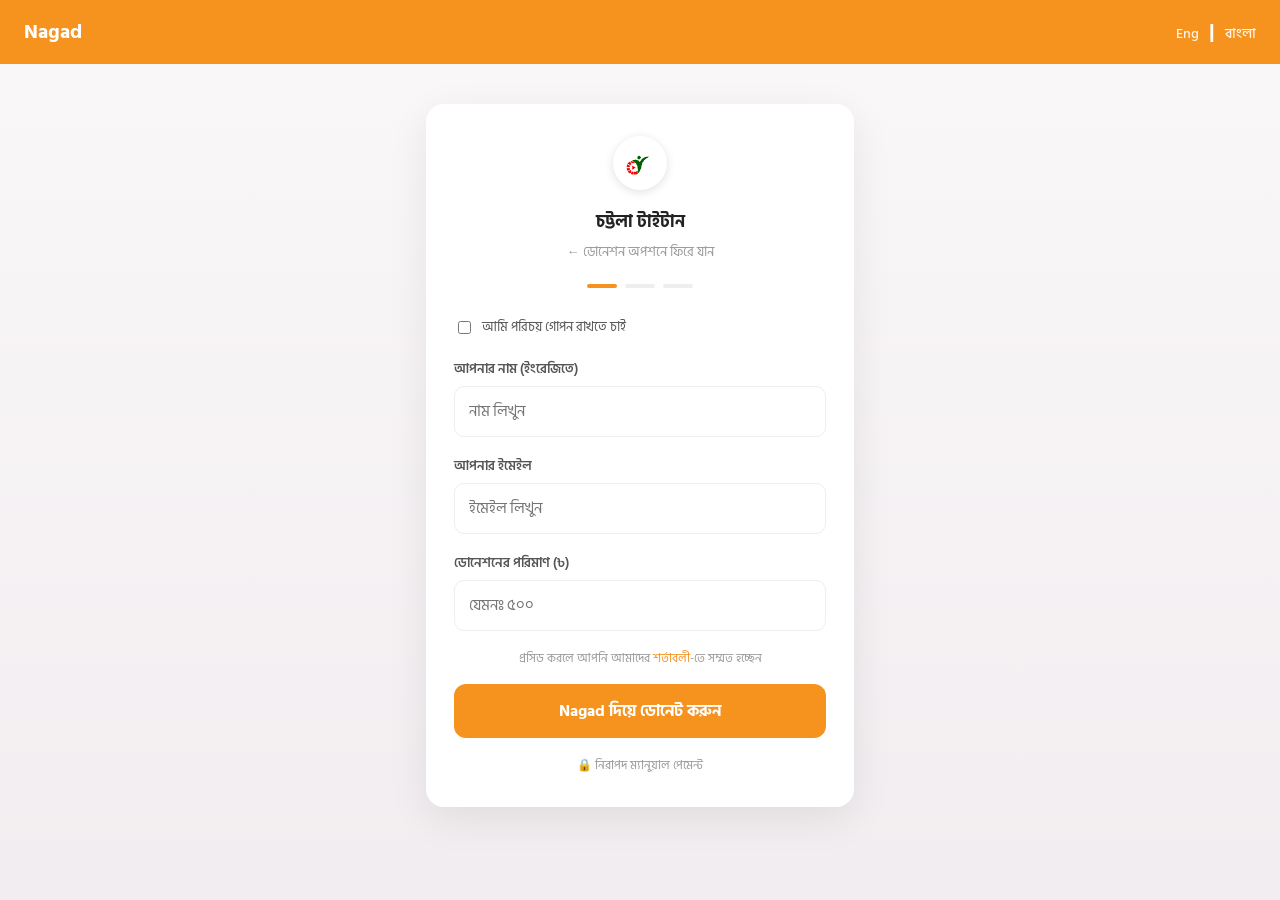
<file: nogod.html>
<!DOCTYPE html>
<html lang="bn">
<head>
  <meta charset="UTF-8">
  <meta name="viewport" content="width=device-width, initial-scale=1">
  <title>Nagad Donation — চট্টলা টাইটান</title>
  <link rel="preconnect" href="https://fonts.googleapis.com">
  <link href="https://fonts.googleapis.com/css2?family=Hind+Siliguri:wght@400;500;600;700&display=swap" rel="stylesheet">
  <style>
    :root {
      --brand: #f6921e;
      --brand-dark: #d97a0a;
      --brand-light: #fff8ee;
    }
    * { box-sizing: border-box; }
    body {
      margin: 0;
      font-family: 'Hind Siliguri', 'Segoe UI', sans-serif;
      background: linear-gradient(180deg, #faf8f9 0%, #f2edf0 100%);
      min-height: 100vh;
      color: #222;
    }
    .topbar {
      background: var(--brand);
      color: #fff;
      padding: 16px 24px;
      display: flex;
      justify-content: space-between;
      align-items: center;
      font-weight: 700;
      font-size: 20px;
    }
    .topbar a { color: rgba(255,255,255,.9); text-decoration: none; font-weight: 500; font-size: 14px; }
    .wrap { max-width: 460px; margin: 40px auto; padding: 0 16px 40px; }
    .card {
      background: #fff;
      border-radius: 18px;
      box-shadow: 0 12px 40px rgba(0,0,0,0.08);
      padding: 32px 28px;
      position: relative;
    }
    .brand-row { text-align: center; margin-bottom: 8px; }
    .brand-row img { width: 54px; height: 54px; border-radius: 50%; object-fit: cover; box-shadow: 0 2px 10px rgba(0,0,0,.12); }
    .brand-row h5 { margin: 10px 0 2px; font-weight: 700; font-size: 17px; }
    .brand-row a.back { font-size: 13px; color: #999; text-decoration: none; }
    .brand-row a.back:hover { color: var(--brand); }
    .steps { display: flex; justify-content: center; gap: 8px; margin: 20px 0 28px; }
    .step-dot { width: 30px; height: 4px; border-radius: 4px; background: #eee; transition: background .3s; }
    .step-dot.active { background: var(--brand); }
    label { font-size: 13px; font-weight: 600; color: #555; margin-bottom: 6px; display: block; }
    .form-group { margin-bottom: 18px; }
    input[type=text], input[type=email], input[type=number] {
      width: 100%; padding: 12px 14px; border-radius: 10px; border: 1.5px solid #eee;
      font-size: 15px; font-family: inherit; transition: border-color .2s;
    }
    input:focus { outline: none; border-color: var(--brand); }
    .check-row { display: flex; align-items: center; gap: 8px; margin-bottom: 20px; font-size: 14px; color: #555; }
    .check-row input { width: auto; }
    .btn-main {
      width: 100%; padding: 14px; border: none; border-radius: 12px; background: var(--brand);
      color: #fff; font-weight: 700; font-size: 16px; cursor: pointer;
      transition: background .2s, transform .1s;
      display: flex; align-items: center; justify-content: center; gap: 8px;
      font-family: inherit;
    }
    .btn-main:hover { background: var(--brand-dark); }
    .btn-main:active { transform: scale(0.98); }
    .btn-main[disabled] { opacity: .75; cursor: not-allowed; }
    .terms { font-size: 12px; text-align: center; color: #999; margin-bottom: 16px; }
    .terms a { color: var(--brand); text-decoration: none; }
    .lock-note { display: flex; align-items: center; justify-content: center; gap: 6px; font-size: 12px; color: #999; margin-top: 18px; }
    .spinner { width: 16px; height: 16px; border: 2.5px solid rgba(255,255,255,.4); border-top-color: #fff; border-radius: 50%; animation: spin .7s linear infinite; }
    @keyframes spin { to { transform: rotate(360deg); } }
    .amount-display { text-align: center; background: var(--brand-light); border-radius: 12px; padding: 16px; margin-bottom: 24px; }
    .amount-display .lbl { font-size: 12px; color: #999; }
    .amount-display .amt { font-size: 28px; font-weight: 800; color: var(--brand); }
    .step-list { list-style: none; padding: 0; margin: 0 0 18px; }
    .step-list li { display: flex; gap: 12px; margin-bottom: 14px; font-size: 14px; color: #444; line-height: 1.5; }
    .step-num { flex: 0 0 24px; height: 24px; border-radius: 50%; background: var(--brand); color: #fff; font-size: 12px; font-weight: 700; display: flex; align-items: center; justify-content: center; }
    .num-box { display: flex; align-items: center; gap: 10px; background: #f9f9f9; border: 1.5px dashed #ddd; border-radius: 10px; padding: 12px 16px; margin: 4px 0 22px; }
    .num-box .number { font-size: 19px; font-weight: 800; letter-spacing: .5px; color: #222; flex: 1; }
    .num-box .type-badge { font-size: 11px; background: var(--brand); color: #fff; padding: 3px 9px; border-radius: 20px; font-weight: 600; white-space: nowrap; }
    .copy-btn { background: #fff; border: 1.5px solid var(--brand); color: var(--brand); font-size: 13px; font-weight: 600; padding: 6px 12px; border-radius: 8px; cursor: pointer; white-space: nowrap; font-family: inherit; }
    .copy-btn.copied { background: var(--brand); color: #fff; }
    .btn-outline {
      width: 100%; padding: 12px; border-radius: 12px; border: 1.5px solid #ddd; background: #fff;
      color: #555; font-weight: 600; font-size: 14px; cursor: pointer; margin-top: 10px;
      text-decoration: none; display: block; text-align: center; font-family: inherit;
    }
    .btn-outline:hover { border-color: var(--brand); color: var(--brand); }
    .success-wrap { text-align: center; padding: 6px 0; }
    .success-icon { width: 64px; height: 64px; border-radius: 50%; background: #e9f9ee; display: flex; align-items: center; justify-content: center; margin: 0 auto 18px; }
    .success-wrap h4 { font-weight: 700; margin-bottom: 8px; }
    .success-wrap p { color: #777; font-size: 14px; line-height: 1.7; }
    .success-wrap p a { color: var(--brand); }
    .hidden { display: none; }
  </style>
</head>
<body>

  <div class="topbar">
    <span>Nagad</span>
    <span><a href="#">Eng</a> &nbsp;|&nbsp; <a href="#">বাংলা</a></span>
  </div>

  <div class="wrap">
    <div class="card">
      <div class="brand-row">
        <img src="assets/images/logo1.png" alt="চট্টলা টাইটান logo">
        <h5>চট্টলা টাইটান</h5>
        <a href="services.html" class="back">← ডোনেশন অপশনে ফিরে যান</a>
      </div>

      <div class="steps">
        <div class="step-dot active" id="dot1"></div>
        <div class="step-dot" id="dot2"></div>
        <div class="step-dot" id="dot3"></div>
      </div>

      <!-- STEP 1 -->
      <div id="step1">
        <div class="check-row">
          <input type="checkbox" id="hideIdentity">
          <label for="hideIdentity" style="margin:0;font-weight:400;">আমি পরিচয় গোপন রাখতে চাই</label>
        </div>

        <div class="form-group">
          <label for="donorName">আপনার নাম (ইংরেজিতে)</label>
          <input type="text" id="donorName" placeholder="নাম লিখুন">
        </div>

        <div class="form-group">
          <label for="donorEmail">আপনার ইমেইল</label>
          <input type="email" id="donorEmail" placeholder="ইমেইল লিখুন">
        </div>

        <div class="form-group">
          <label for="amount">ডোনেশনের পরিমাণ (৳)</label>
          <input type="number" id="amount" min="10" placeholder="যেমনঃ ৫০০">
        </div>

        <p class="terms">প্রসিড করলে আপনি আমাদের <a href="#">শর্তাবলী</a>-তে সম্মত হচ্ছেন</p>

        <button class="btn-main" id="proceedBtn" onclick="goToPay()">Nagad দিয়ে ডোনেট করুন</button>

        <div class="lock-note">🔒 নিরাপদ ম্যানুয়াল পেমেন্ট</div>
      </div>

      <!-- STEP 2 -->
      <div id="step2" class="hidden">
        <div class="amount-display">
          <div class="lbl">আপনার ডোনেশন</div>
          <div class="amt">৳ <span id="amtEcho">0</span></div>
        </div>

        <ul class="step-list">
          <li><div class="step-num">১</div><div>Nagad অ্যাপ খুলুন অথবা ডায়াল করুন <strong>*167#</strong></div></li>
          <li><div class="step-num">২</div><div>"Send Money" সিলেক্ট করে নিচের নাম্বারে টাকা পাঠান</div></li>
        </ul>

        <div class="num-box">
          <div class="number">01309736174</div>
          <span class="type-badge">Personal</span>
          <button class="copy-btn" id="copyBtn" onclick="copyNumber()">Copy</button>
        </div>

        <ul class="step-list">
          <li><div class="step-num">৩</div><div>পাঠানোর পর Transaction ID (TrxID) স্ক্রিনশট রাখুন</div></li>
          <li><div class="step-num">৪</div><div>নিচের বাটনে ক্লিক করে আমাদের জানিয়ে দিন</div></li>
        </ul>

        <button class="btn-main" onclick="confirmSent()">টাকা পাঠিয়েছি ✓</button>
        <button class="btn-outline" onclick="goBack()" style="border:1.5px solid #ddd;">← ফিরে যান</button>
      </div>

      <!-- STEP 3 -->
      <div id="step3" class="hidden">
        <div class="success-wrap">
          <div class="success-icon">
            <svg width="30" height="30" viewBox="0 0 24 24" fill="none"><path d="M5 13l4 4L19 7" stroke="#2ecc71" stroke-width="3" stroke-linecap="round" stroke-linejoin="round"/></svg>
          </div>
          <h4>ধন্যবাদ<span id="thanksName"></span>!</h4>
          <p>আপনার ৳<strong id="finalAmt">0</strong> ডোনেশন রেকর্ড করা হয়েছে। নিশ্চিতকরণের জন্য আপনার Transaction ID (TrxID) ইমেইল করুন —<br>
          <a href="mailto:chattalataitan@gmail.com">chattalataitan@gmail.com</a></p>
          <a href="services.html" class="btn-outline">ডোনেশন পেজে ফিরে যান</a>
        </div>
      </div>

    </div>
  </div>

<script>
  function goToPay() {
    const amount = document.getElementById('amount').value;
    if (!amount || Number(amount) <= 0) {
      alert('অনুগ্রহ করে সঠিক পরিমাণ লিখুন।');
      return;
    }
    const btn = document.getElementById('proceedBtn');
    btn.disabled = true;
    btn.innerHTML = '<span class="spinner"></span> প্রসেস হচ্ছে...';

    setTimeout(function () {
      document.getElementById('amtEcho').textContent = amount;
      document.getElementById('step1').classList.add('hidden');
      document.getElementById('step2').classList.remove('hidden');
      document.getElementById('dot1').classList.remove('active');
      document.getElementById('dot2').classList.add('active');
      btn.disabled = false;
      btn.innerHTML = 'Nagad দিয়ে ডোনেট করুন';
    }, 900);
  }

  function copyNumber() {
    navigator.clipboard.writeText('01309736174').then(function () {
      const btn = document.getElementById('copyBtn');
      btn.textContent = 'Copied!';
      btn.classList.add('copied');
      setTimeout(function () { btn.textContent = 'Copy'; btn.classList.remove('copied'); }, 1500);
    });
  }

  function confirmSent() {
    const name = document.getElementById('donorName').value.trim();
    const amount = document.getElementById('amount').value;
    document.getElementById('thanksName').textContent = name ? ', ' + name : '';
    document.getElementById('finalAmt').textContent = amount;
    document.getElementById('step2').classList.add('hidden');
    document.getElementById('step3').classList.remove('hidden');
    document.getElementById('dot2').classList.remove('active');
    document.getElementById('dot3').classList.add('active');
  }

  function goBack() {
    document.getElementById('step2').classList.add('hidden');
    document.getElementById('step1').classList.remove('hidden');
    document.getElementById('dot2').classList.remove('active');
    document.getElementById('dot1').classList.add('active');
  }
</script>
</body>
</html>
</file>
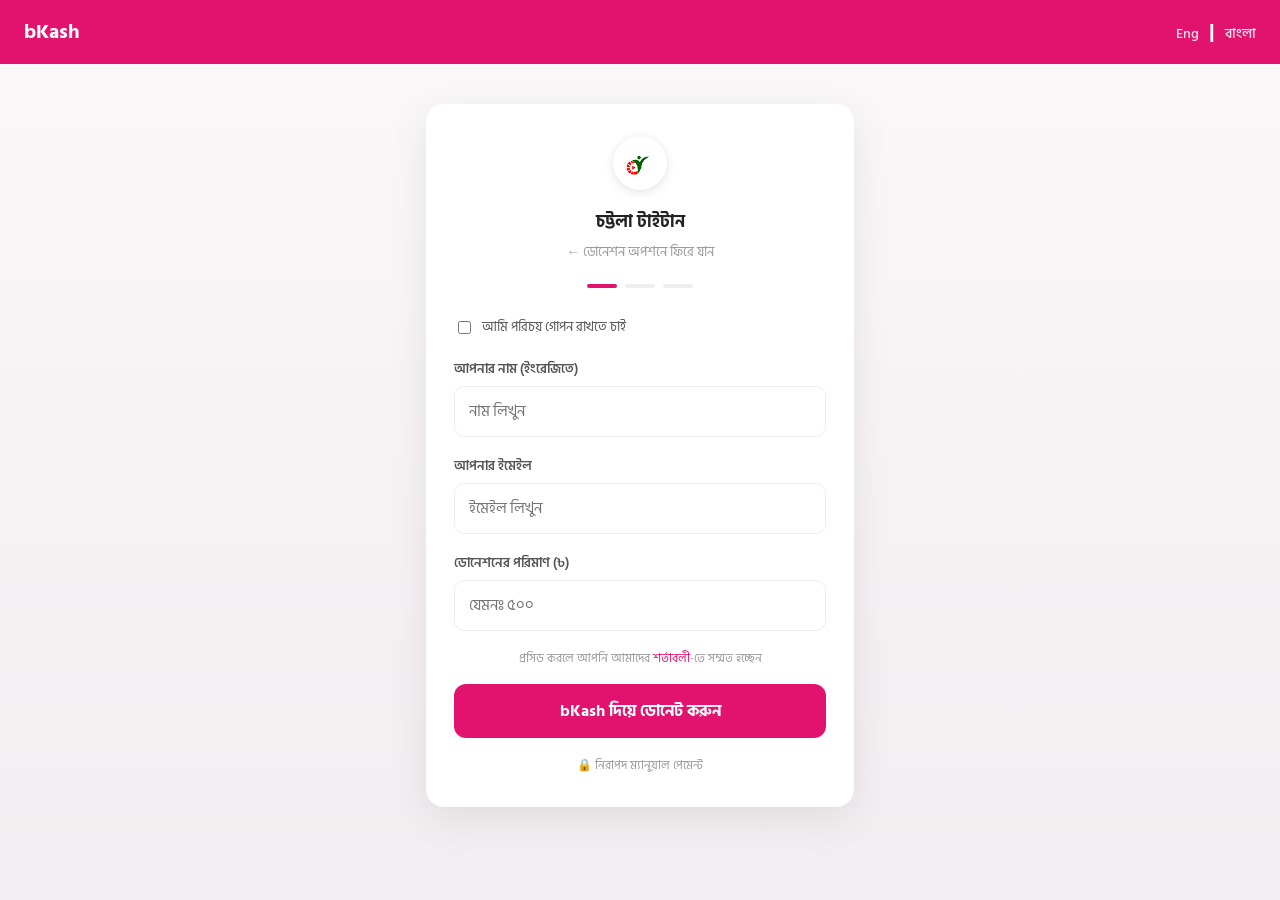
<file: probkash.html>
<!DOCTYPE html>
<html lang="bn">
<head>
  <meta charset="UTF-8">
  <meta name="viewport" content="width=device-width, initial-scale=1">
  <title>bKash Donation — চট্টলা টাইটান</title>
  <link rel="preconnect" href="https://fonts.googleapis.com">
  <link href="https://fonts.googleapis.com/css2?family=Hind+Siliguri:wght@400;500;600;700&display=swap" rel="stylesheet">
  <style>
    :root {
      --brand: #e2136e;
      --brand-dark: #c70e5d;
      --brand-light: #fff0f6;
    }
    * { box-sizing: border-box; }
    body {
      margin: 0;
      font-family: 'Hind Siliguri', 'Segoe UI', sans-serif;
      background: linear-gradient(180deg, #faf8f9 0%, #f2edf0 100%);
      min-height: 100vh;
      color: #222;
    }
    .topbar {
      background: var(--brand);
      color: #fff;
      padding: 16px 24px;
      display: flex;
      justify-content: space-between;
      align-items: center;
      font-weight: 700;
      font-size: 20px;
    }
    .topbar a { color: rgba(255,255,255,.9); text-decoration: none; font-weight: 500; font-size: 14px; }
    .wrap { max-width: 460px; margin: 40px auto; padding: 0 16px 40px; }
    .card {
      background: #fff;
      border-radius: 18px;
      box-shadow: 0 12px 40px rgba(0,0,0,0.08);
      padding: 32px 28px;
      position: relative;
    }
    .brand-row { text-align: center; margin-bottom: 8px; }
    .brand-row img { width: 54px; height: 54px; border-radius: 50%; object-fit: cover; box-shadow: 0 2px 10px rgba(0,0,0,.12); }
    .brand-row h5 { margin: 10px 0 2px; font-weight: 700; font-size: 17px; }
    .brand-row a.back { font-size: 13px; color: #999; text-decoration: none; }
    .brand-row a.back:hover { color: var(--brand); }
    .steps { display: flex; justify-content: center; gap: 8px; margin: 20px 0 28px; }
    .step-dot { width: 30px; height: 4px; border-radius: 4px; background: #eee; transition: background .3s; }
    .step-dot.active { background: var(--brand); }
    label { font-size: 13px; font-weight: 600; color: #555; margin-bottom: 6px; display: block; }
    .form-group { margin-bottom: 18px; }
    input[type=text], input[type=email], input[type=number] {
      width: 100%; padding: 12px 14px; border-radius: 10px; border: 1.5px solid #eee;
      font-size: 15px; font-family: inherit; transition: border-color .2s;
    }
    input:focus { outline: none; border-color: var(--brand); }
    .check-row { display: flex; align-items: center; gap: 8px; margin-bottom: 20px; font-size: 14px; color: #555; }
    .check-row input { width: auto; }
    .btn-main {
      width: 100%; padding: 14px; border: none; border-radius: 12px; background: var(--brand);
      color: #fff; font-weight: 700; font-size: 16px; cursor: pointer;
      transition: background .2s, transform .1s;
      display: flex; align-items: center; justify-content: center; gap: 8px;
      font-family: inherit;
    }
    .btn-main:hover { background: var(--brand-dark); }
    .btn-main:active { transform: scale(0.98); }
    .btn-main[disabled] { opacity: .75; cursor: not-allowed; }
    .terms { font-size: 12px; text-align: center; color: #999; margin-bottom: 16px; }
    .terms a { color: var(--brand); text-decoration: none; }
    .lock-note { display: flex; align-items: center; justify-content: center; gap: 6px; font-size: 12px; color: #999; margin-top: 18px; }
    .spinner { width: 16px; height: 16px; border: 2.5px solid rgba(255,255,255,.4); border-top-color: #fff; border-radius: 50%; animation: spin .7s linear infinite; }
    @keyframes spin { to { transform: rotate(360deg); } }
    .amount-display { text-align: center; background: var(--brand-light); border-radius: 12px; padding: 16px; margin-bottom: 24px; }
    .amount-display .lbl { font-size: 12px; color: #999; }
    .amount-display .amt { font-size: 28px; font-weight: 800; color: var(--brand); }
    .step-list { list-style: none; padding: 0; margin: 0 0 18px; }
    .step-list li { display: flex; gap: 12px; margin-bottom: 14px; font-size: 14px; color: #444; line-height: 1.5; }
    .step-num { flex: 0 0 24px; height: 24px; border-radius: 50%; background: var(--brand); color: #fff; font-size: 12px; font-weight: 700; display: flex; align-items: center; justify-content: center; }
    .num-box { display: flex; align-items: center; gap: 10px; background: #f9f9f9; border: 1.5px dashed #ddd; border-radius: 10px; padding: 12px 16px; margin: 4px 0 22px; }
    .num-box .number { font-size: 19px; font-weight: 800; letter-spacing: .5px; color: #222; flex: 1; }
    .num-box .type-badge { font-size: 11px; background: var(--brand); color: #fff; padding: 3px 9px; border-radius: 20px; font-weight: 600; white-space: nowrap; }
    .copy-btn { background: #fff; border: 1.5px solid var(--brand); color: var(--brand); font-size: 13px; font-weight: 600; padding: 6px 12px; border-radius: 8px; cursor: pointer; white-space: nowrap; font-family: inherit; }
    .copy-btn.copied { background: var(--brand); color: #fff; }
    .btn-outline {
      width: 100%; padding: 12px; border-radius: 12px; border: 1.5px solid #ddd; background: #fff;
      color: #555; font-weight: 600; font-size: 14px; cursor: pointer; margin-top: 10px;
      text-decoration: none; display: block; text-align: center; font-family: inherit;
    }
    .btn-outline:hover { border-color: var(--brand); color: var(--brand); }
    .success-wrap { text-align: center; padding: 6px 0; }
    .success-icon { width: 64px; height: 64px; border-radius: 50%; background: #e9f9ee; display: flex; align-items: center; justify-content: center; margin: 0 auto 18px; }
    .success-wrap h4 { font-weight: 700; margin-bottom: 8px; }
    .success-wrap p { color: #777; font-size: 14px; line-height: 1.7; }
    .success-wrap p a { color: var(--brand); }
    .hidden { display: none; }
  </style>
</head>
<body>

  <div class="topbar">
    <span>bKash</span>
    <span><a href="#">Eng</a> &nbsp;|&nbsp; <a href="#">বাংলা</a></span>
  </div>

  <div class="wrap">
    <div class="card">
      <div class="brand-row">
        <img src="assets/images/logo1.png" alt="চট্টলা টাইটান logo">
        <h5>চট্টলা টাইটান</h5>
        <a href="services.html" class="back">← ডোনেশন অপশনে ফিরে যান</a>
      </div>

      <div class="steps">
        <div class="step-dot active" id="dot1"></div>
        <div class="step-dot" id="dot2"></div>
        <div class="step-dot" id="dot3"></div>
      </div>

      <!-- STEP 1 -->
      <div id="step1">
        <div class="check-row">
          <input type="checkbox" id="hideIdentity">
          <label for="hideIdentity" style="margin:0;font-weight:400;">আমি পরিচয় গোপন রাখতে চাই</label>
        </div>

        <div class="form-group">
          <label for="donorName">আপনার নাম (ইংরেজিতে)</label>
          <input type="text" id="donorName" placeholder="নাম লিখুন">
        </div>

        <div class="form-group">
          <label for="donorEmail">আপনার ইমেইল</label>
          <input type="email" id="donorEmail" placeholder="ইমেইল লিখুন">
        </div>

        <div class="form-group">
          <label for="amount">ডোনেশনের পরিমাণ (৳)</label>
          <input type="number" id="amount" min="10" placeholder="যেমনঃ ৫০০">
        </div>

        <p class="terms">প্রসিড করলে আপনি আমাদের <a href="#">শর্তাবলী</a>-তে সম্মত হচ্ছেন</p>

        <button class="btn-main" id="proceedBtn" onclick="goToPay()">bKash দিয়ে ডোনেট করুন</button>

        <div class="lock-note">🔒 নিরাপদ ম্যানুয়াল পেমেন্ট</div>
      </div>

      <!-- STEP 2 -->
      <div id="step2" class="hidden">
        <div class="amount-display">
          <div class="lbl">আপনার ডোনেশন</div>
          <div class="amt">৳ <span id="amtEcho">0</span></div>
        </div>

        <ul class="step-list">
          <li><div class="step-num">১</div><div>bKash অ্যাপ খুলুন অথবা ডায়াল করুন <strong>*247#</strong></div></li>
          <li><div class="step-num">২</div><div>"Send Money" সিলেক্ট করে নিচের নাম্বারে টাকা পাঠান</div></li>
        </ul>

        <div class="num-box">
          <div class="number">01309736174</div>
          <span class="type-badge">Personal</span>
          <button class="copy-btn" id="copyBtn" onclick="copyNumber()">Copy</button>
        </div>

        <ul class="step-list">
          <li><div class="step-num">৩</div><div>পাঠানোর পর Transaction ID (TrxID) স্ক্রিনশট রাখুন</div></li>
          <li><div class="step-num">৪</div><div>নিচের বাটনে ক্লিক করে আমাদের জানিয়ে দিন</div></li>
        </ul>

        <button class="btn-main" onclick="confirmSent()">টাকা পাঠিয়েছি ✓</button>
        <button class="btn-outline" onclick="goBack()" style="border:1.5px solid #ddd;">← ফিরে যান</button>
      </div>

      <!-- STEP 3 -->
      <div id="step3" class="hidden">
        <div class="success-wrap">
          <div class="success-icon">
            <svg width="30" height="30" viewBox="0 0 24 24" fill="none"><path d="M5 13l4 4L19 7" stroke="#2ecc71" stroke-width="3" stroke-linecap="round" stroke-linejoin="round"/></svg>
          </div>
          <h4>ধন্যবাদ<span id="thanksName"></span>!</h4>
          <p>আপনার ৳<strong id="finalAmt">0</strong> ডোনেশন রেকর্ড করা হয়েছে। নিশ্চিতকরণের জন্য আপনার Transaction ID (TrxID) ইমেইল করুন —<br>
          <a href="mailto:chattalataitan@gmail.com">chattalataitan@gmail.com</a></p>
          <a href="services.html" class="btn-outline">ডোনেশন পেজে ফিরে যান</a>
        </div>
      </div>

    </div>
  </div>

<script>
  function goToPay() {
    const amount = document.getElementById('amount').value;
    if (!amount || Number(amount) <= 0) {
      alert('অনুগ্রহ করে সঠিক পরিমাণ লিখুন।');
      return;
    }
    const btn = document.getElementById('proceedBtn');
    btn.disabled = true;
    btn.innerHTML = '<span class="spinner"></span> প্রসেস হচ্ছে...';

    setTimeout(function () {
      document.getElementById('amtEcho').textContent = amount;
      document.getElementById('step1').classList.add('hidden');
      document.getElementById('step2').classList.remove('hidden');
      document.getElementById('dot1').classList.remove('active');
      document.getElementById('dot2').classList.add('active');
      btn.disabled = false;
      btn.innerHTML = 'bKash দিয়ে ডোনেট করুন';
    }, 900);
  }

  function copyNumber() {
    navigator.clipboard.writeText('01309736174').then(function () {
      const btn = document.getElementById('copyBtn');
      btn.textContent = 'Copied!';
      btn.classList.add('copied');
      setTimeout(function () { btn.textContent = 'Copy'; btn.classList.remove('copied'); }, 1500);
    });
  }

  function confirmSent() {
    const name = document.getElementById('donorName').value.trim();
    const amount = document.getElementById('amount').value;
    document.getElementById('thanksName').textContent = name ? ', ' + name : '';
    document.getElementById('finalAmt').textContent = amount;
    document.getElementById('step2').classList.add('hidden');
    document.getElementById('step3').classList.remove('hidden');
    document.getElementById('dot2').classList.remove('active');
    document.getElementById('dot3').classList.add('active');
  }

  function goBack() {
    document.getElementById('step2').classList.add('hidden');
    document.getElementById('step1').classList.remove('hidden');
    document.getElementById('dot2').classList.remove('active');
    document.getElementById('dot1').classList.add('active');
  }
</script>
</body>
</html>
</file>
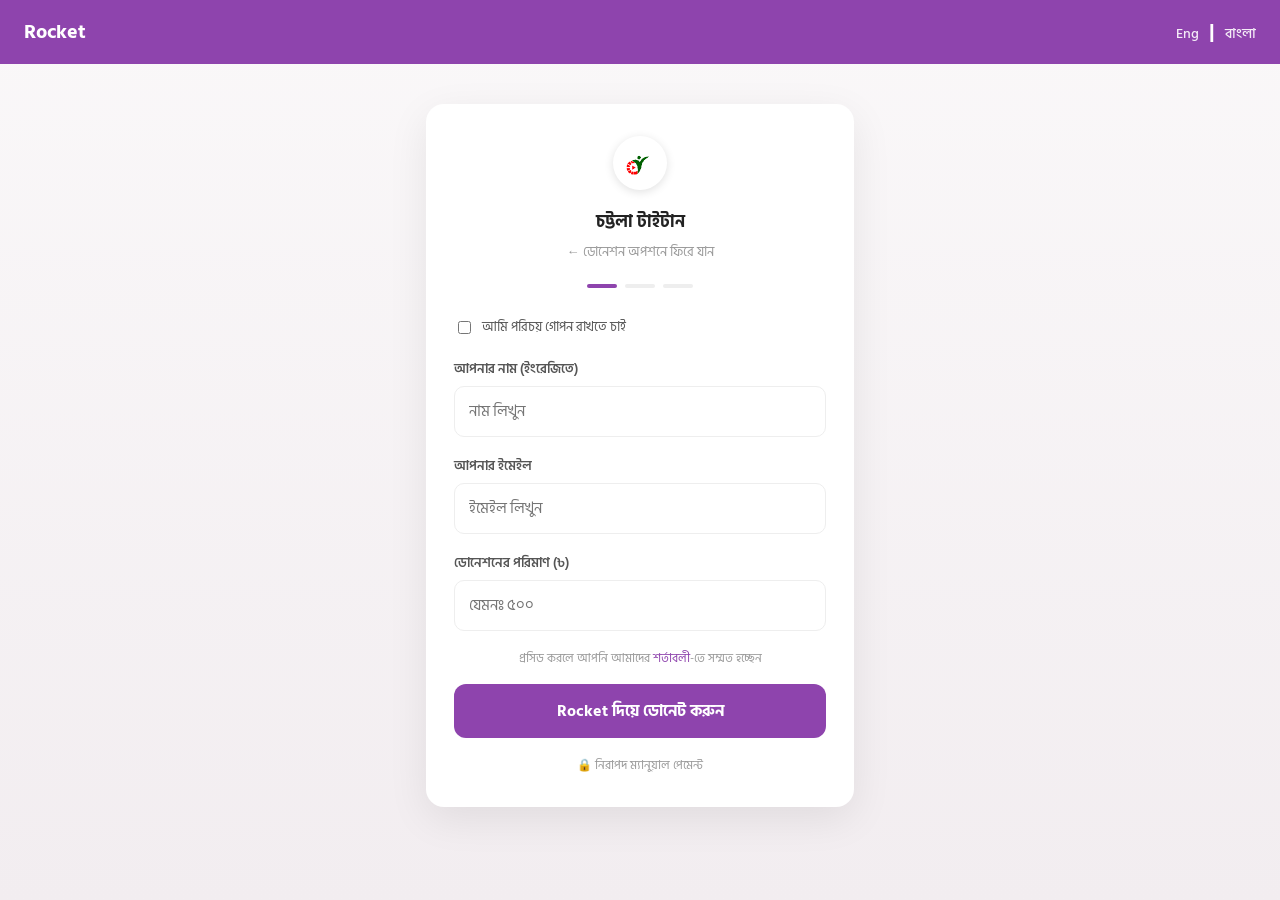
<file: rocket.html>
<!DOCTYPE html>
<html lang="bn">
<head>
  <meta charset="UTF-8">
  <meta name="viewport" content="width=device-width, initial-scale=1">
  <title>Rocket Donation — চট্টলা টাইটান</title>
  <link rel="preconnect" href="https://fonts.googleapis.com">
  <link href="https://fonts.googleapis.com/css2?family=Hind+Siliguri:wght@400;500;600;700&display=swap" rel="stylesheet">
  <style>
    :root {
      --brand: #8e44ad;
      --brand-dark: #6c3483;
      --brand-light: #f7f0fb;
    }
    * { box-sizing: border-box; }
    body {
      margin: 0;
      font-family: 'Hind Siliguri', 'Segoe UI', sans-serif;
      background: linear-gradient(180deg, #faf8f9 0%, #f2edf0 100%);
      min-height: 100vh;
      color: #222;
    }
    .topbar {
      background: var(--brand);
      color: #fff;
      padding: 16px 24px;
      display: flex;
      justify-content: space-between;
      align-items: center;
      font-weight: 700;
      font-size: 20px;
    }
    .topbar a { color: rgba(255,255,255,.9); text-decoration: none; font-weight: 500; font-size: 14px; }
    .wrap { max-width: 460px; margin: 40px auto; padding: 0 16px 40px; }
    .card {
      background: #fff;
      border-radius: 18px;
      box-shadow: 0 12px 40px rgba(0,0,0,0.08);
      padding: 32px 28px;
      position: relative;
    }
    .brand-row { text-align: center; margin-bottom: 8px; }
    .brand-row img { width: 54px; height: 54px; border-radius: 50%; object-fit: cover; box-shadow: 0 2px 10px rgba(0,0,0,.12); }
    .brand-row h5 { margin: 10px 0 2px; font-weight: 700; font-size: 17px; }
    .brand-row a.back { font-size: 13px; color: #999; text-decoration: none; }
    .brand-row a.back:hover { color: var(--brand); }
    .steps { display: flex; justify-content: center; gap: 8px; margin: 20px 0 28px; }
    .step-dot { width: 30px; height: 4px; border-radius: 4px; background: #eee; transition: background .3s; }
    .step-dot.active { background: var(--brand); }
    label { font-size: 13px; font-weight: 600; color: #555; margin-bottom: 6px; display: block; }
    .form-group { margin-bottom: 18px; }
    input[type=text], input[type=email], input[type=number] {
      width: 100%; padding: 12px 14px; border-radius: 10px; border: 1.5px solid #eee;
      font-size: 15px; font-family: inherit; transition: border-color .2s;
    }
    input:focus { outline: none; border-color: var(--brand); }
    .check-row { display: flex; align-items: center; gap: 8px; margin-bottom: 20px; font-size: 14px; color: #555; }
    .check-row input { width: auto; }
    .btn-main {
      width: 100%; padding: 14px; border: none; border-radius: 12px; background: var(--brand);
      color: #fff; font-weight: 700; font-size: 16px; cursor: pointer;
      transition: background .2s, transform .1s;
      display: flex; align-items: center; justify-content: center; gap: 8px;
      font-family: inherit;
    }
    .btn-main:hover { background: var(--brand-dark); }
    .btn-main:active { transform: scale(0.98); }
    .btn-main[disabled] { opacity: .75; cursor: not-allowed; }
    .terms { font-size: 12px; text-align: center; color: #999; margin-bottom: 16px; }
    .terms a { color: var(--brand); text-decoration: none; }
    .lock-note { display: flex; align-items: center; justify-content: center; gap: 6px; font-size: 12px; color: #999; margin-top: 18px; }
    .spinner { width: 16px; height: 16px; border: 2.5px solid rgba(255,255,255,.4); border-top-color: #fff; border-radius: 50%; animation: spin .7s linear infinite; }
    @keyframes spin { to { transform: rotate(360deg); } }
    .amount-display { text-align: center; background: var(--brand-light); border-radius: 12px; padding: 16px; margin-bottom: 24px; }
    .amount-display .lbl { font-size: 12px; color: #999; }
    .amount-display .amt { font-size: 28px; font-weight: 800; color: var(--brand); }
    .step-list { list-style: none; padding: 0; margin: 0 0 18px; }
    .step-list li { display: flex; gap: 12px; margin-bottom: 14px; font-size: 14px; color: #444; line-height: 1.5; }
    .step-num { flex: 0 0 24px; height: 24px; border-radius: 50%; background: var(--brand); color: #fff; font-size: 12px; font-weight: 700; display: flex; align-items: center; justify-content: center; }
    .num-box { display: flex; align-items: center; gap: 10px; background: #f9f9f9; border: 1.5px dashed #ddd; border-radius: 10px; padding: 12px 16px; margin: 4px 0 22px; }
    .num-box .number { font-size: 19px; font-weight: 800; letter-spacing: .5px; color: #222; flex: 1; }
    .num-box .type-badge { font-size: 11px; background: var(--brand); color: #fff; padding: 3px 9px; border-radius: 20px; font-weight: 600; white-space: nowrap; }
    .copy-btn { background: #fff; border: 1.5px solid var(--brand); color: var(--brand); font-size: 13px; font-weight: 600; padding: 6px 12px; border-radius: 8px; cursor: pointer; white-space: nowrap; font-family: inherit; }
    .copy-btn.copied { background: var(--brand); color: #fff; }
    .btn-outline {
      width: 100%; padding: 12px; border-radius: 12px; border: 1.5px solid #ddd; background: #fff;
      color: #555; font-weight: 600; font-size: 14px; cursor: pointer; margin-top: 10px;
      text-decoration: none; display: block; text-align: center; font-family: inherit;
    }
    .btn-outline:hover { border-color: var(--brand); color: var(--brand); }
    .success-wrap { text-align: center; padding: 6px 0; }
    .success-icon { width: 64px; height: 64px; border-radius: 50%; background: #e9f9ee; display: flex; align-items: center; justify-content: center; margin: 0 auto 18px; }
    .success-wrap h4 { font-weight: 700; margin-bottom: 8px; }
    .success-wrap p { color: #777; font-size: 14px; line-height: 1.7; }
    .success-wrap p a { color: var(--brand); }
    .hidden { display: none; }
  </style>
</head>
<body>

  <div class="topbar">
    <span>Rocket</span>
    <span><a href="#">Eng</a> &nbsp;|&nbsp; <a href="#">বাংলা</a></span>
  </div>

  <div class="wrap">
    <div class="card">
      <div class="brand-row">
        <img src="assets/images/logo1.png" alt="চট্টলা টাইটান logo">
        <h5>চট্টলা টাইটান</h5>
        <a href="services.html" class="back">← ডোনেশন অপশনে ফিরে যান</a>
      </div>

      <div class="steps">
        <div class="step-dot active" id="dot1"></div>
        <div class="step-dot" id="dot2"></div>
        <div class="step-dot" id="dot3"></div>
      </div>

      <!-- STEP 1 -->
      <div id="step1">
        <div class="check-row">
          <input type="checkbox" id="hideIdentity">
          <label for="hideIdentity" style="margin:0;font-weight:400;">আমি পরিচয় গোপন রাখতে চাই</label>
        </div>

        <div class="form-group">
          <label for="donorName">আপনার নাম (ইংরেজিতে)</label>
          <input type="text" id="donorName" placeholder="নাম লিখুন">
        </div>

        <div class="form-group">
          <label for="donorEmail">আপনার ইমেইল</label>
          <input type="email" id="donorEmail" placeholder="ইমেইল লিখুন">
        </div>

        <div class="form-group">
          <label for="amount">ডোনেশনের পরিমাণ (৳)</label>
          <input type="number" id="amount" min="10" placeholder="যেমনঃ ৫০০">
        </div>

        <p class="terms">প্রসিড করলে আপনি আমাদের <a href="#">শর্তাবলী</a>-তে সম্মত হচ্ছেন</p>

        <button class="btn-main" id="proceedBtn" onclick="goToPay()">Rocket দিয়ে ডোনেট করুন</button>

        <div class="lock-note">🔒 নিরাপদ ম্যানুয়াল পেমেন্ট</div>
      </div>

      <!-- STEP 2 -->
      <div id="step2" class="hidden">
        <div class="amount-display">
          <div class="lbl">আপনার ডোনেশন</div>
          <div class="amt">৳ <span id="amtEcho">0</span></div>
        </div>

        <ul class="step-list">
          <li><div class="step-num">১</div><div>Rocket অ্যাপ খুলুন অথবা ডায়াল করুন <strong>*322#</strong></div></li>
          <li><div class="step-num">২</div><div>"Send Money" সিলেক্ট করে নিচের নাম্বারে টাকা পাঠান</div></li>
        </ul>

        <div class="num-box">
          <div class="number">01309736174</div>
          <span class="type-badge">Personal</span>
          <button class="copy-btn" id="copyBtn" onclick="copyNumber()">Copy</button>
        </div>

        <ul class="step-list">
          <li><div class="step-num">৩</div><div>পাঠানোর পর Transaction ID (TrxID) স্ক্রিনশট রাখুন</div></li>
          <li><div class="step-num">৪</div><div>নিচের বাটনে ক্লিক করে আমাদের জানিয়ে দিন</div></li>
        </ul>

        <button class="btn-main" onclick="confirmSent()">টাকা পাঠিয়েছি ✓</button>
        <button class="btn-outline" onclick="goBack()" style="border:1.5px solid #ddd;">← ফিরে যান</button>
      </div>

      <!-- STEP 3 -->
      <div id="step3" class="hidden">
        <div class="success-wrap">
          <div class="success-icon">
            <svg width="30" height="30" viewBox="0 0 24 24" fill="none"><path d="M5 13l4 4L19 7" stroke="#2ecc71" stroke-width="3" stroke-linecap="round" stroke-linejoin="round"/></svg>
          </div>
          <h4>ধন্যবাদ<span id="thanksName"></span>!</h4>
          <p>আপনার ৳<strong id="finalAmt">0</strong> ডোনেশন রেকর্ড করা হয়েছে। নিশ্চিতকরণের জন্য আপনার Transaction ID (TrxID) ইমেইল করুন —<br>
          <a href="mailto:chattalataitan@gmail.com">chattalataitan@gmail.com</a></p>
          <a href="services.html" class="btn-outline">ডোনেশন পেজে ফিরে যান</a>
        </div>
      </div>

    </div>
  </div>

<script>
  function goToPay() {
    const amount = document.getElementById('amount').value;
    if (!amount || Number(amount) <= 0) {
      alert('অনুগ্রহ করে সঠিক পরিমাণ লিখুন।');
      return;
    }
    const btn = document.getElementById('proceedBtn');
    btn.disabled = true;
    btn.innerHTML = '<span class="spinner"></span> প্রসেস হচ্ছে...';

    setTimeout(function () {
      document.getElementById('amtEcho').textContent = amount;
      document.getElementById('step1').classList.add('hidden');
      document.getElementById('step2').classList.remove('hidden');
      document.getElementById('dot1').classList.remove('active');
      document.getElementById('dot2').classList.add('active');
      btn.disabled = false;
      btn.innerHTML = 'Rocket দিয়ে ডোনেট করুন';
    }, 900);
  }

  function copyNumber() {
    navigator.clipboard.writeText('01309736174').then(function () {
      const btn = document.getElementById('copyBtn');
      btn.textContent = 'Copied!';
      btn.classList.add('copied');
      setTimeout(function () { btn.textContent = 'Copy'; btn.classList.remove('copied'); }, 1500);
    });
  }

  function confirmSent() {
    const name = document.getElementById('donorName').value.trim();
    const amount = document.getElementById('amount').value;
    document.getElementById('thanksName').textContent = name ? ', ' + name : '';
    document.getElementById('finalAmt').textContent = amount;
    document.getElementById('step2').classList.add('hidden');
    document.getElementById('step3').classList.remove('hidden');
    document.getElementById('dot2').classList.remove('active');
    document.getElementById('dot3').classList.add('active');
  }

  function goBack() {
    document.getElementById('step2').classList.add('hidden');
    document.getElementById('step1').classList.remove('hidden');
    document.getElementById('dot2').classList.remove('active');
    document.getElementById('dot1').classList.add('active');
  }
</script>
</body>
</html>
</file>
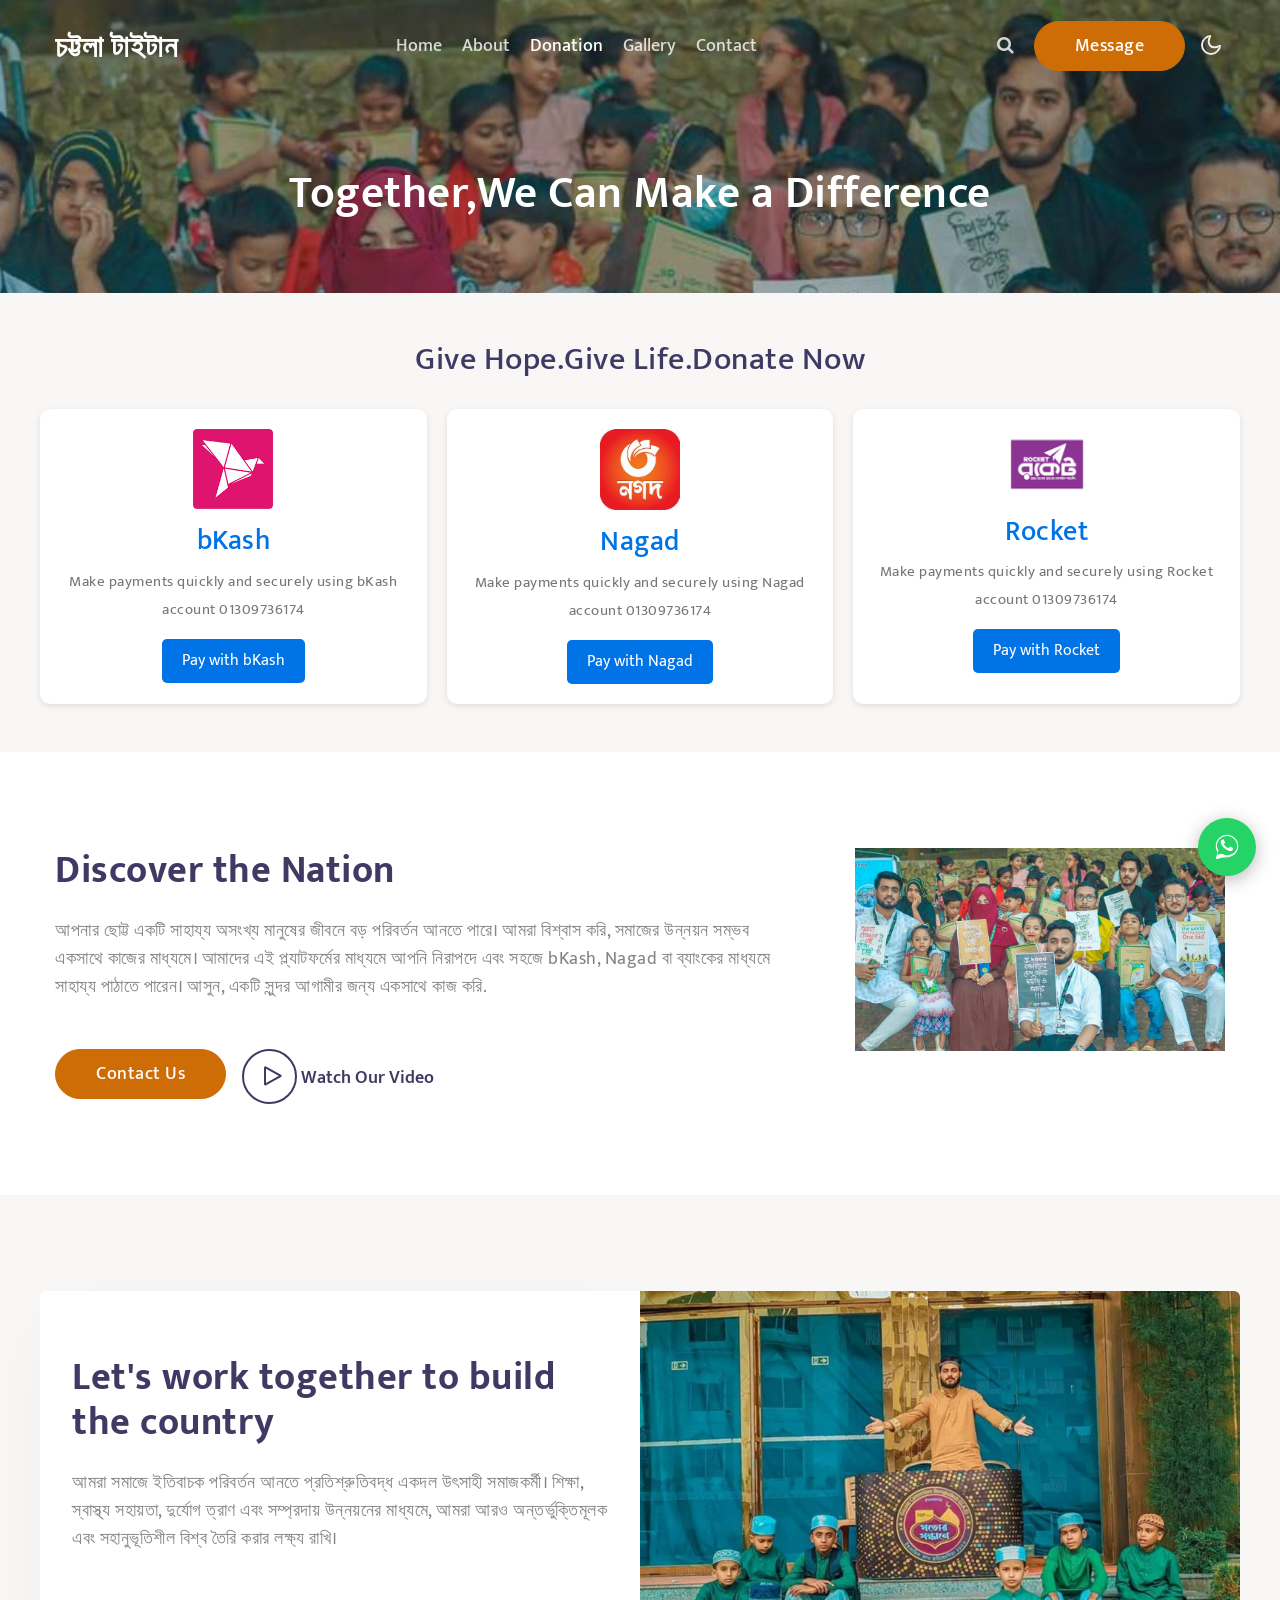
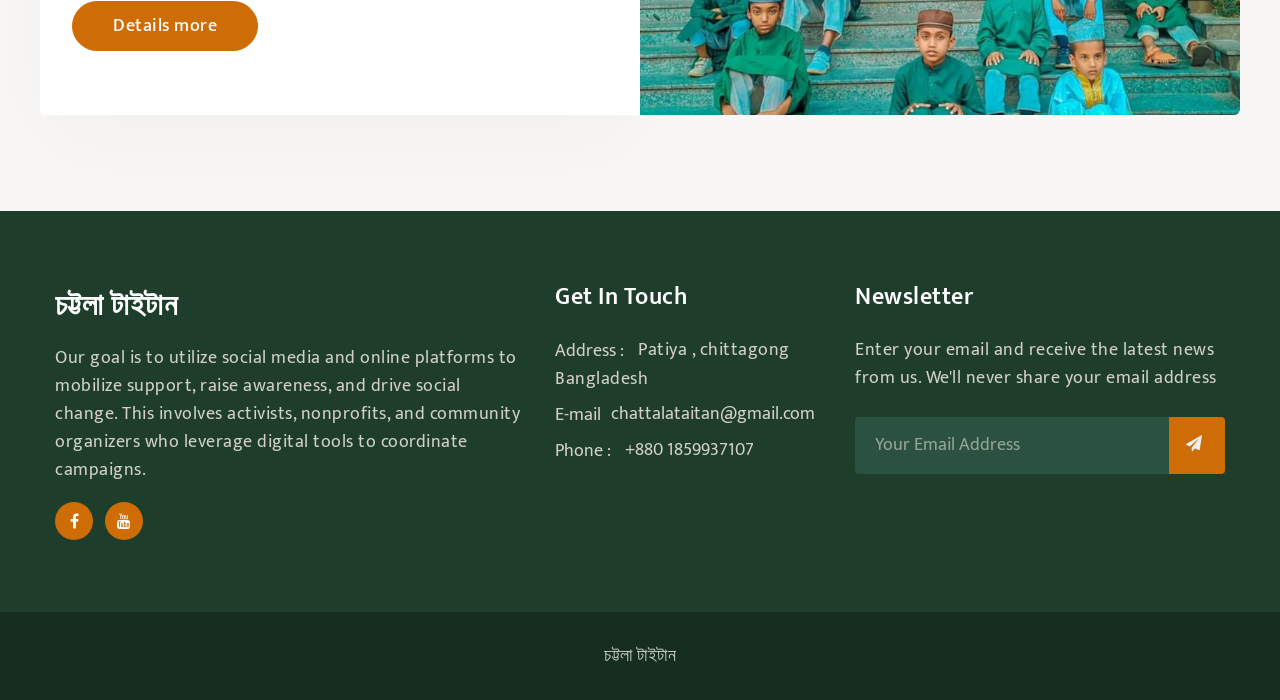
<file: services.html>
<!doctype html>
<html lang="en">
  <head>
    <!-- Required meta tags -->
    <meta charset="utf-8">
    <meta name="viewport" content="width=device-width, initial-scale=1, shrink-to-fit=no">
    <meta name="description" content="চট্টলা টাইটানকে bKash, Nagad বা Rocket-এর মাধ্যমে ডোনেট করুন এবং আমাদের সামাজিক কার্যক্রমে পাশে থাকুন।">

    <title>চট্টলা টাইটান - Donation</title>
    <link rel="icon" type="image/png" href="assets/images/logo1.png">

    <link href="//fonts.googleapis.com/css?family=Mukta:300,400,500" rel="stylesheet">

    <!-- Template CSS -->
    <link rel="stylesheet" href="assets/css/style-starter.css">
  </head>
  <body>
<!--header-->
<header id="site-header" class="fixed-top">
  <div class="container">
      <nav class="navbar navbar-expand-lg stroke px-0 pt-lg-0">
          <h1> <a class="navbar-brand" href="index.html">
                  <span class=""></span> চট্টলা টাইটান
              </a></h1>
          <!-- if logo is image enable this   
  <a class="navbar-brand" href="#index.html">
      <img src="image-path" alt="Your logo" title="Your logo" style="height:35px;" />
  </a> -->
          <button class="navbar-toggler  collapsed bg-gradient" type="button" data-toggle="collapse"
              data-target="#navbarTogglerDemo02" aria-controls="navbarTogglerDemo02" aria-expanded="false"
              aria-label="Toggle navigation">
              <span class="navbar-toggler-icon fa icon-expand fa-bars"></span>
              <span class="navbar-toggler-icon fa icon-close fa-times"></span>
          </button>

          <div class="collapse navbar-collapse" id="navbarTogglerDemo02">
              <ul class="navbar-nav mx-lg-auto">
                  <li class="nav-item">
                      <a class="nav-link" href="index.html">Home <span class="sr-only">(current)</span></a>
                  </li>
                  <li class="nav-item">
                      <a class="nav-link" href="about.html">About</a>
                  </li>
                  <li class="nav-item active">
                      <a class="nav-link" href="services.html">Donation</a>
                  </li>
                  <li class="nav-item">
                      <a class="nav-link" href="gallery.html">Gallery</a>
                  </li>
                  <li class="nav-item">
                      <a class="nav-link" href="contact.html">Contact</a>
                  </li>
              </ul>

              <!--/search-right-->
              <div class="search-right">
                  <a href="#search" title="search"><span class="fa fa-search" aria-hidden="true"></span></a>
                  <!-- search popup -->
                  <div id="search" class="pop-overlay">
                      <div class="popup">

                          <form onsubmit="return siteSearch(event)" class="search-box">
                              <input type="search" placeholder="Enter Keyword" name="search" required="required"
                                  autofocus="">
                              <button type="submit" class="btn"><span class="fa fa-search"
                                      aria-hidden="true"></span></button>
                          </form>

                      </div>
                      <a class="close" href="#close">×</a>
                  </div>
                  <!-- /search popup -->
              </div>
              <!--//search-right-->
              <div class="top-quote mr-lg-3 mt-lg-0">
                  <a href="contact.html" class="btn btn-style btn-primary">Message</a>
              </div>
          </div>
          <!-- toggle switch for light and dark theme -->
          <div class="mobile-position">
              <nav class="navigation">
                  <div class="theme-switch-wrapper">
                      <label class="theme-switch" for="checkbox">
                          <input type="checkbox" id="checkbox">
                          <div class="mode-container">
                              <i class="gg-sun"></i>
                              <i class="gg-moon"></i>
                          </div>
                      </label>
                  </div>
              </nav>
          </div>
          <!-- //toggle switch for light and dark theme -->
      </nav>
  </div>
</header>
<!--/header-->
<section class="w3l-about-breadcrumb">
    <div class="breadcrumb-bg breadcrumb-bg-about py-5">
        <div class="container py-lg-4 py-md-3">
            <h2 class="title">Together,We Can Make a Difference</h2>
        </div>
    </div>
</section>
<!-- tabs team-->
<section class="team py-5" id="team">
	<div class="payment-section">
    <h2>Give Hope.Give Life.Donate Now</h2>
    <div class="payment-grid">

      <div class="payment-card">
        <img src="assets/images/bkash.png" alt="bKash Logo" />
        <h3>bKash</h3>
        <p>Make payments quickly and securely using bKash account 01309736174</p>
        <a href="probkash.html">Pay with bKash</a>
      </div>

      <div class="payment-card">
        <img src="assets/images/nagad.png" alt="Nagad Logo" />
        <h3>Nagad</h3>
        <p>Make payments quickly and securely using Nagad account 01309736174</p>
        <a href="nogod.html">Pay with Nagad</a>
      </div>

      <div class="payment-card">
        <img src="assets/images/rocket.png" alt="Rocket Logo" />
        <h3>Rocket</h3>
        <p>Make payments quickly and securely using Rocket account 01309736174</p>
        <a href="rocket.html">Pay with Rocket</a>
      </div>
    </div>
  </div>
</section>
<!-- //tabs team -->
<div class="w3l-text py-5">
    <div class="container py-lg-5 py-4">
        <div class="row text-inner">
            <div class="col-lg-8 pr-lg-5 align-self">
                <h3 class="title-big mb-4">Discover the Nation </h3>
                <p>আপনার ছোট্ট একটি সাহায্য অসংখ্য মানুষের জীবনে বড় পরিবর্তন আনতে পারে। আমরা বিশ্বাস করি, সমাজের উন্নয়ন সম্ভব একসাথে কাজের মাধ্যমে। আমাদের এই প্ল্যাটফর্মের মাধ্যমে 
                  আপনি নিরাপদে এবং সহজে bKash, Nagad বা ব্যাংকের মাধ্যমে সাহায্য পাঠাতে পারেন। আসুন, একটি সুন্দর আগামীর জন্য একসাথে কাজ করি.</p>
                <a class="btn btn-style btn-primary mt-sm-5 mt-4 mr-lg-3 mr-1" href="contact.html"> Contact Us</a>
                <a href="#small-dialog1"
                    class="popup-with-zoom-anim play-view text-center position-absolute mt-sm-5 mt-4">
                    <span class="video-play-icon">
                        <span class="fa fa-play"></span>
                    </span>
                    Watch Our Video
                </a>
                <!-- dialog itself, mfp-hide class is required to make dialog hidden -->
                <div id="small-dialog1" class="zoom-anim-dialog mfp-hide">
                    <iframe src="https://www.youtube.com/embed/63Jj3ixm79c" allow="autoplay; fullscreen"
                        allowfullscreen=""></iframe>
                </div>
            </div>
            <div class="col-lg-4 mt-lg-0 mt-4">
                <img src="assets/images/3.jpg" class="img-fluid" alt="">
            </div>
        </div>
    </div>
</div>
<section class="w3l-specification-6 py-5">
    <!-- /specification-6-->
    <div class="specification-6-mian py-lg-5 py-md-4">
        <div class="container">
            <div class="align-counter-6-inf-cols row">
                <div class="counter-6-inf-right1 col-lg-6">
                    <h3 class="title-big">Let's work together to build the country</h3>
                    <p class="mt-4">আমরা সমাজে ইতিবাচক পরিবর্তন আনতে প্রতিশ্রুতিবদ্ধ একদল উৎসাহী সমাজকর্মী। শিক্ষা, স্বাস্থ্য সহায়তা, দুর্যোগ ত্রাণ এবং
                       সম্প্রদায় উন্নয়নের মাধ্যমে, আমরা আরও অন্তর্ভুক্তিমূলক এবং সহানুভূতিশীল বিশ্ব তৈরি করার লক্ষ্য রাখি।</p>
                    <a class="btn btn-style btn-primary mt-sm-5 mt-4" href="about.html"> Details more</a>
                </div>
                <div class="counter-6-inf-left1 col-lg-6">

                </div>
            </div>
        </div>
    </div>
</section>
<!-- //specification-6-->
<section class="w3l-footer-29-main">
  <div class="footer-29 py-5">
    <div class="container py-lg-4 py-sm-3">
      <div class="row footer-top-29">
        <div class="col-lg-5 footer-list-29 footer-1">
          <h2><a href="index.html" class=""><span class=""></span> চট্টলা টাইটান</a></h2>
          <p>Our goal is to utilize social media and online platforms to mobilize support, 
            raise awareness, and drive social change. This involves activists, nonprofits, and community organizers who leverage digital tools to coordinate campaigns.
          </p>
          <div class="footer-social-icons">
            <a href="https://www.facebook.com/profile.php?id=100041739591972" target="_blank" rel="noopener" aria-label="Facebook"><i class="fa fa-facebook"></i></a>
            <a href="https://youtube.com/channel/UCbxlFv_UXrYJVezuGxFsy3w?si=BCOnqI3wH5mkUMvd" target="_blank" rel="noopener" aria-label="YouTube"><i class="fa fa-youtube"></i></a>
          </div>
        </div>
        <div class="col-lg-3 col-md-6 footer-list-29 footer-3 mt-lg-0 mt-5">
          <h6 class="footer-title-29">Get in Touch</h6>

          <div class="column2">
            <div class="mb-2">
              <span>Address :</span>
              <p class="contact-para d-inline">Patiya , chittagong Bangladesh</p>
            </div>
            <div class="">
              <span>E-mail</span><a href="mailto:chattalataitan@gmail.com">chattalataitan@gmail.com</a>
            </div>
            <div class="mt-2">
              <span>Phone :</span><a href="tel:+8801859937107"> +880 1859937107</a>
            </div>
          </div>
        </div>
        <div class="col-lg-4 col-md-6 footer-list-29 footer-4 mt-lg-0 mt-5">
          <h6 class="footer-title-29">Newsletter </h6>
          <p>Enter your email and receive the latest news from us. We'll never share your email address</p>

          <div id="newsletterMsg" class="alert-success-custom" style="padding:8px 14px;font-size:13px;margin-bottom:14px;">✅ ধন্যবাদ! আপনি নিউজলেটারে যুক্ত হয়েছেন।</div>
          <form action="https://formsubmit.co/chattalataitan@gmail.com" class="subscribe" method="post">
            <input type="hidden" name="_subject" value="Newsletter Signup - চট্টলা টাইটান">
            <input type="hidden" name="_captcha" value="false">
            <input type="hidden" name="_next" value="services.html?subscribed=1">
            <input type="text" name="_honey" style="display:none" tabindex="-1" autocomplete="off">
            <input type="email" name="email" placeholder="Your Email Address" required="">
            <button><span class="fa fa-paper-plane"></span></button>
          </form>
          <script>
            if (window.location.search.indexOf('subscribed=1') !== -1) {
              var nmsg = document.getElementById('newsletterMsg');
              if (nmsg) { nmsg.style.display = 'block'; }
            }
          </script>
        </div>
      </div>

    </div>
  </div>
  <div class="bottom-copies text-center">
    <div class="container">
      <p class="copy-footer-29"><a
          href="https://youtube.com/channel/UCbxlFv_UXrYJVezuGxFsy3w?si=BCOnqI3wH5mkUMvd">চট্টলা টাইটান</a></p>
    </div>
  </div>

  <!-- move top -->
  <button onclick="topFunction()" id="movetop" title="Go to top">
    <span class="fa fa-angle-up"></span>
  </button>
  <script>
    // When the user scrolls down 20px from the top of the document, show the button
    window.onscroll = function () {
      scrollFunction()
    };

    function scrollFunction() {
      if (document.body.scrollTop > 20 || document.documentElement.scrollTop > 20) {
        document.getElementById("movetop").style.display = "block";
      } else {
        document.getElementById("movetop").style.display = "none";
      }
    }

    // When the user clicks on the button, scroll to the top of the document
    function topFunction() {
      document.body.scrollTop = 0;
      document.documentElement.scrollTop = 0;
    }
  </script>
  <!-- //move top -->
</section>

<!-- Template JavaScript -->
<script src="assets/js/jquery-3.3.1.min.js"></script>

<script src="assets/js/theme-change.js"></script>

<!-- js for portfolio lightbox -->
<script src="assets/js/jquery-2.1.4.min.js"></script>
<script src="assets/js/jquery.chocolat.js"></script>
<!--light-box-files -->
<script type="text/javascript">
  $(function () {
    $('.w3_agile_portfolio_grid a').Chocolat();
  });
</script>
<!-- /js for portfolio lightbox -->

<script src="assets/js/jquery.magnific-popup.min.js"></script>
<script>
  $(document).ready(function () {
    $('.popup-with-zoom-anim').magnificPopup({
      type: 'inline',

      fixedContentPos: false,
      fixedBgPos: true,

      overflowY: 'auto',

      closeBtnInside: true,
      preloader: false,

      midClick: true,
      removalDelay: 300,
      mainClass: 'my-mfp-zoom-in'
    });

    $('.popup-with-move-anim').magnificPopup({
      type: 'inline',

      fixedContentPos: false,
      fixedBgPos: true,

      overflowY: 'auto',

      closeBtnInside: true,
      preloader: false,

      midClick: true,
      removalDelay: 300,
      mainClass: 'my-mfp-slide-bottom'
    });
  });
</script>

<!-- script for testimonials -->
<script>
  $(document).ready(function () {
    $('.owl-testimonial').owlCarousel({
      loop: true,
      margin: 0,
      nav: true,
      dots: false,
      responsiveClass: true,
      autoplay: false,
      autoplayTimeout: 5000,
      autoplaySpeed: 1000,
      autoplayHoverPause: false,
      responsive: {
        0: {
          items: 1,
          nav: true
        },
        480: {
          items: 1,
          nav: true
        },
        667: {
          items: 1,
          nav: true
        },
        1000: {
          items: 1,
          nav: true
        }
      }
    })
  })
</script>
<!-- //script for testimonials -->

<!-- script for blog slider -->
<script>
  $(document).ready(function () {
    $('.owl-two').owlCarousel({
      loop: true,
      margin: 30,
      nav: false,
      responsiveClass: true,
      autoplay: false,
      autoplayTimeout: 5000,
      autoplaySpeed: 1000,
      autoplayHoverPause: false,
      responsive: {
        0: {
          items: 1,
          nav: false
        },
        480: {
          items: 1,
          nav: false
        },
        992: {
          items: 2,
          nav: false
        }
      }
    })
  })
</script>
<!-- //script for blog slider -->

<script src="assets/js/owl.carousel.js"></script>

<!-- script for banner slider-->
<script>
  $(document).ready(function () {
    $('.owl-one').owlCarousel({
      loop: true,
      margin: 0,
      nav: false,
      responsiveClass: true,
      autoplay: false,
      autoplayTimeout: 5000,
      autoplaySpeed: 1000,
      autoplayHoverPause: false,
      responsive: {
        0: {
          items: 1,
          nav: false
        },
        480: {
          items: 1,
          nav: false
        },
        667: {
          items: 1,
          nav: false
        },
        1000: {
          items: 1,
          nav: false
        }
      }
    })
  })
</script>
<!-- //script -->


<!-- disable body scroll which navbar is in active -->
<script>
  $(function () {
    $('.navbar-toggler').click(function () {
      $('body').toggleClass('noscroll');
    })
  });
</script>
<!-- disable body scroll which navbar is in active -->

<!--/MENU-JS-->
<script>
  $(window).on("scroll", function () {
    var scroll = $(window).scrollTop();

    if (scroll >= 80) {
      $("#site-header").addClass("nav-fixed");
    } else {
      $("#site-header").removeClass("nav-fixed");
    }
  });

  //Main navigation Active Class Add Remove
  $(".navbar-toggler").on("click", function () {
    $("header").toggleClass("active");
  });
  $(document).on("ready", function () {
    if ($(window).width() > 991) {
      $("header").removeClass("active");
    }
    $(window).on("resize", function () {
      if ($(window).width() > 991) {
        $("header").removeClass("active");
      }
    });
  });
</script>
<!--//MENU-JS-->

<script src="assets/js/site-search.js"></script>
<script src="assets/js/bootstrap.min.js"></script>
<!-- WhatsApp floating button -->
<a href="https://wa.me/8801859937107?text=%E0%A6%86%E0%A6%B8%E0%A6%B8%E0%A6%BE%E0%A6%B2%E0%A6%BE%E0%A6%AE%E0%A7%81%20%E0%A6%86%E0%A6%B2%E0%A6%BE%E0%A6%87%E0%A6%95%E0%A7%81%E0%A6%AE%2C%20%E0%A6%86%E0%A6%AE%E0%A6%BF%20%E0%A6%9A%E0%A6%9F%E0%A7%8D%E0%A6%9F%E0%A6%B2%E0%A6%BE%20%E0%A6%9F%E0%A6%BE%E0%A6%87%E0%A6%9F%E0%A6%BE%E0%A6%A8%20%E0%A6%B8%E0%A6%AE%E0%A7%8D%E0%A6%AA%E0%A6%B0%E0%A7%8D%E0%A6%95%E0%A7%87%20%E0%A6%9C%E0%A6%BE%E0%A6%A8%E0%A6%A4%E0%A7%87%20%E0%A6%9A%E0%A6%BE%E0%A6%87%E0%A5%A4"
   class="whatsapp-float" target="_blank" rel="noopener" aria-label="WhatsApp এ মেসেজ করুন">
  <svg viewBox="0 0 32 32" width="30" height="30" fill="#fff"><path d="M16.001 3C9.373 3 4 8.373 4 15c0 2.386.7 4.61 1.902 6.484L4 29l7.716-1.876A11.94 11.94 0 0 0 16.001 27C22.628 27 28 21.627 28 15S22.628 3 16.001 3zm0 21.818c-1.94 0-3.75-.55-5.29-1.5l-.379-.226-4.578 1.113 1.135-4.463-.247-.393A9.77 9.77 0 0 1 5.182 15c0-5.968 4.85-10.818 10.818-10.818S26.818 9.032 26.818 15 21.968 24.818 16 24.818zm5.94-8.14c-.325-.163-1.92-.947-2.218-1.056-.298-.109-.515-.163-.732.163-.217.326-.84 1.056-1.03 1.273-.19.217-.38.244-.706.082-.325-.163-1.373-.506-2.615-1.61-.966-.86-1.618-1.923-1.807-2.25-.19-.326-.02-.502.143-.664.147-.146.325-.38.488-.57.163-.19.217-.326.326-.543.109-.217.054-.407-.027-.57-.082-.163-.732-1.766-1.003-2.42-.264-.634-.532-.548-.732-.558l-.624-.011c-.217 0-.57.082-.868.407-.298.326-1.137 1.111-1.137 2.71 0 1.6 1.164 3.144 1.326 3.361.163.217 2.29 3.497 5.548 4.905.775.334 1.38.534 1.852.683.778.248 1.486.213 2.046.129.624-.093 1.92-.784 2.19-1.541.271-.758.271-1.407.19-1.542-.081-.135-.298-.217-.623-.38z"/></svg>
</a>
<!-- //WhatsApp floating button -->
</body>

</html>
</file>
<file: assets/css/style-starter.css>
@charset "UTF-8";
/*--
Author: W3layouts
Author URL: http://w3layouts.com
--*/
/*!
 * Bootstrap v4.4.1 (https://getbootstrap.com/)
 * Copyright 2011-2019 The Bootstrap Authors
 * Copyright 2011-2019 Twitter, Inc.
 * Licensed under MIT (https://github.com/twbs/bootstrap/blob/master/LICENSE)
 */
:root {
  --blue: #007bff;
  --indigo: #6610f2;
  --purple: #6f42c1;
  --pink: #e83e8c;
  --red: #dc3545;
  --orange: #fd7e14;
  --yellow: #ffc107;
  --green: #28a745;
  --teal: #20c997;
  --cyan: #17a2b8;
  --white: #fff;
  --gray: #6c757d;
  --gray-dark: #343a40;
  --primary: #ce6d06;
  --secondary: #f8b195;
  --success: #28a745;
  --info: #17a2b8;
  --warning: #ffc107;
  --danger: #dc3545;
  --light: #f8f9fa;
  --dark: #343a40;
  --breakpoint-xs: 0;
  --breakpoint-sm: 576px;
  --breakpoint-md: 768px;
  --breakpoint-lg: 992px;
  --breakpoint-xl: 1200px;
  --font-family-sans-serif: -apple-system, BlinkMacSystemFont, "Segoe UI", Roboto, "Helvetica Neue", Arial, "Noto Sans", sans-serif, "Apple Color Emoji", "Segoe UI Emoji", "Segoe UI Symbol", "Noto Color Emoji";
  --font-family-monospace: SFMono-Regular, Menlo, Monaco, Consolas, "Liberation Mono", "Courier New", monospace; }

*,
*::before,
*::after {
  box-sizing: border-box; }

html {
  font-family: sans-serif;
  line-height: 1.15;
  -webkit-text-size-adjust: 100%;
  -webkit-tap-highlight-color: rgba(0, 0, 0, 0); }

article, aside, figcaption, figure, footer, header, hgroup, main, nav, section {
  display: block; }

body {
  margin: 0;
   font-family: -apple-system, BlinkMacSystemFont, "Segoe UI", Roboto, "Helvetica Neue", Arial, "Noto Sans", sans-serif, "Apple Color Emoji", "Segoe UI Emoji", "Segoe UI Symbol", "Noto Color Emoji";
  font-size: 1rem;
  font-weight: 400;
  line-height: 1.5;
  color: #212529;
  text-align: left;
  background-color: #fff; }

[tabindex="-1"]:focus:not(:focus-visible) {
  outline: 0 !important; }

hr {
  box-sizing: content-box;
  height: 0;
  overflow: visible; }

h1, h2, h3, h4, h5, h6 {
  margin-top: 0;
  margin-bottom: 0.5rem; }

p {
  margin-top: 0;
  margin-bottom: 1rem; }

abbr[title],
abbr[data-original-title] {
  text-decoration: underline;
  -webkit-text-decoration: underline dotted;
          text-decoration: underline dotted;
  cursor: help;
  border-bottom: 0;
  -webkit-text-decoration-skip-ink: none;
          text-decoration-skip-ink: none; }

address {
  margin-bottom: 1rem;
  font-style: normal;
  line-height: inherit; }

ol,
ul,
dl {
  margin-top: 0;
  margin-bottom: 1rem; }

ol ol,
ul ul,
ol ul,
ul ol {
  margin-bottom: 0; }

dt {
  font-weight: 700; }

dd {
  margin-bottom: .5rem;
  margin-left: 0; }

blockquote {
  margin: 0 0 1rem; }

b,
strong {
  font-weight: bolder; }

small {
  font-size: 80%; }

sub,
sup {
  position: relative;
  font-size: 75%;
  line-height: 0;
  vertical-align: baseline; }

sub {
  bottom: -.25em; }

sup {
  top: -.5em; }

a {
  color: #ce6d06;
  text-decoration: none;
  background-color: transparent; }
  a:hover {
    color: #844604;
    text-decoration: underline; }

a:not([href]) {
  color: inherit;
  text-decoration: none; }
  a:not([href]):hover {
    color: inherit;
    text-decoration: none; }

pre,
code,
kbd,
samp {
  font-family: SFMono-Regular, Menlo, Monaco, Consolas, "Liberation Mono", "Courier New", monospace;
  font-size: 1em; }

pre {
  margin-top: 0;
  margin-bottom: 1rem;
  overflow: auto; }

figure {
  margin: 0 0 1rem; }

img {
  vertical-align: middle;
  border-style: none; }

svg {
  overflow: hidden;
  vertical-align: middle; }

table {
  border-collapse: collapse; }

caption {
  padding-top: 0.75rem;
  padding-bottom: 0.75rem;
  color: #6c757d;
  text-align: left;
  caption-side: bottom; }

th {
  text-align: inherit; }

label {
  display: inline-block;
  margin-bottom: 0.5rem; }

button {
  border-radius: 0; }

button:focus {
  outline: 1px dotted;
  outline: 5px auto -webkit-focus-ring-color; }

input,
button,
select,
optgroup,
textarea {
  margin: 0;
  font-family: inherit;
  font-size: inherit;
  line-height: inherit; }

button,
input {
  overflow: visible; }

button,
select {
  text-transform: none; }

select {
  word-wrap: normal; }

button,
[type="button"],
[type="reset"],
[type="submit"] {
  -webkit-appearance: button; }

button:not(:disabled),
[type="button"]:not(:disabled),
[type="reset"]:not(:disabled),
[type="submit"]:not(:disabled) {
  cursor: pointer; }

button::-moz-focus-inner,
[type="button"]::-moz-focus-inner,
[type="reset"]::-moz-focus-inner,
[type="submit"]::-moz-focus-inner {
  padding: 0;
  border-style: none; }

input[type="radio"],
input[type="checkbox"] {
  box-sizing: border-box;
  padding: 0; }

input[type="date"],
input[type="time"],
input[type="datetime-local"],
input[type="month"] {
  -webkit-appearance: listbox; }

textarea {
  overflow: auto;
  resize: vertical; }

fieldset {
  min-width: 0;
  padding: 0;
  margin: 0;
  border: 0; }

legend {
  display: block;
  width: 100%;
  max-width: 100%;
  padding: 0;
  margin-bottom: .5rem;
  font-size: 1.5rem;
  line-height: inherit;
  color: inherit;
  white-space: normal; }
  @media (max-width: 1200px) {
    legend {
      font-size: calc(1.275rem + 0.3vw) ; } }

progress {
  vertical-align: baseline; }

[type="number"]::-webkit-inner-spin-button,
[type="number"]::-webkit-outer-spin-button {
  height: auto; }

[type="search"] {
  outline-offset: -2px;
  -webkit-appearance: none; }

[type="search"]::-webkit-search-decoration {
  -webkit-appearance: none; }

::-webkit-file-upload-button {
  font: inherit;
  -webkit-appearance: button; }

output {
  display: inline-block; }

summary {
  display: list-item;
  cursor: pointer; }

template {
  display: none; }

[hidden] {
  display: none !important; }

h1, h2, h3, h4, h5, h6,
.h1, .h2, .h3, .h4, .h5, .h6 {
  margin-bottom: 0.5rem;
  font-weight: 500;
  line-height: 1.2; }

h1, .h1 {
  font-size: 2.5rem; }
  @media (max-width: 1200px) {
    h1, .h1 {
      font-size: calc(1.375rem + 1.5vw) ; } }

h2, .h2 {
  font-size: 2rem; }
  @media (max-width: 1200px) {
    h2, .h2 {
      font-size: calc(1.325rem + 0.9vw) ; } }

h3, .h3 {
  font-size: 1.75rem; }
  @media (max-width: 1200px) {
    h3, .h3 {
      font-size: calc(1.3rem + 0.6vw) ; } }

h4, .h4 {
  font-size: 1.5rem; }
  @media (max-width: 1200px) {
    h4, .h4 {
      font-size: calc(1.275rem + 0.3vw) ; } }

h5, .h5 {
  font-size: 1.25rem; }

h6, .h6 {
  font-size: 1rem; }

.lead {
  font-size: 1.25rem;
  font-weight: 300; }

.display-1 {
  font-size: 6rem;
  font-weight: 300;
  line-height: 1.2; }
  @media (max-width: 1200px) {
    .display-1 {
      font-size: calc(1.725rem + 5.7vw) ; } }

.display-2 {
  font-size: 5.5rem;
  font-weight: 300;
  line-height: 1.2; }
  @media (max-width: 1200px) {
    .display-2 {
      font-size: calc(1.675rem + 5.1vw) ; } }

.display-3 {
  font-size: 4.5rem;
  font-weight: 300;
  line-height: 1.2; }
  @media (max-width: 1200px) {
    .display-3 {
      font-size: calc(1.575rem + 3.9vw) ; } }

.display-4 {
  font-size: 3.5rem;
  font-weight: 300;
  line-height: 1.2; }
  @media (max-width: 1200px) {
    .display-4 {
      font-size: calc(1.475rem + 2.7vw) ; } }

hr {
  margin-top: 1rem;
  margin-bottom: 1rem;
  border: 0;
  border-top: 1px solid rgba(0, 0, 0, 0.1); }

small,
.small {
  font-size: 80%;
  font-weight: 400; }

mark,
.mark {
  padding: 0.2em;
  background-color: #fcf8e3; }

.list-unstyled {
  padding-left: 0;
  list-style: none; }

.list-inline {
  padding-left: 0;
  list-style: none; }

.list-inline-item {
  display: inline-block; }
  .list-inline-item:not(:last-child) {
    margin-right: 0.5rem; }

.initialism {
  font-size: 90%;
  text-transform: uppercase; }

.blockquote {
  margin-bottom: 1rem;
  font-size: 1.25rem; }

.blockquote-footer {
  display: block;
  font-size: 80%;
  color: #6c757d; }
  .blockquote-footer::before {
    content: "\2014\00A0"; }

.img-fluid {
  max-width: 100%;
  height: auto; }

.img-thumbnail {
  padding: 0.25rem;
  background-color: #fff;
  border: 1px solid #dee2e6;
  border-radius: 0.25rem;
  max-width: 100%;
  height: auto; }

.figure {
  display: inline-block; }

.figure-img {
  margin-bottom: 0.5rem;
  line-height: 1; }

.figure-caption {
  font-size: 90%;
  color: #6c757d; }

code {
  font-size: 87.5%;
  color: #e83e8c;
  word-wrap: break-word; }
  a > code {
    color: inherit; }

kbd {
  padding: 0.2rem 0.4rem;
  font-size: 87.5%;
  color: #fff;
  background-color: #212529;
  border-radius: 0.2rem; }
  kbd kbd {
    padding: 0;
    font-size: 100%;
    font-weight: 700; }

pre {
  display: block;
  font-size: 87.5%;
  color: #212529; }
  pre code {
    font-size: inherit;
    color: inherit;
    word-break: normal; }

.pre-scrollable {
  max-height: 340px;
  overflow-y: scroll; }

.container {
  width: 100%;
  padding-right: 15px;
  padding-left: 15px;
  margin-right: auto;
  margin-left: auto; }
  @media (min-width: 576px) {
    .container {
      max-width: 540px; } }
  @media (min-width: 768px) {
    .container {
      max-width: 720px; } }
  @media (min-width: 992px) {
    .container {
      max-width: 960px; } }
  @media (min-width: 1200px) {
    .container {
      max-width: 1140px; } }

.container-fluid, .container-sm, .container-md, .container-lg, .container-xl {
  width: 100%;
  padding-right: 15px;
  padding-left: 15px;
  margin-right: auto;
  margin-left: auto; }

@media (min-width: 576px) {
  .container, .container-sm {
    max-width: 540px; } }

@media (min-width: 768px) {
  .container, .container-sm, .container-md {
    max-width: 720px; } }

@media (min-width: 992px) {
  .container, .container-sm, .container-md, .container-lg {
    max-width: 960px; } }

@media (min-width: 1200px) {
  .container, .container-sm, .container-md, .container-lg, .container-xl {
    max-width: 1140px; } }

.row {
  display: flex;
  flex-wrap: wrap;
  margin-right: -15px;
  margin-left: -15px; }

.no-gutters {
  margin-right: 0;
  margin-left: 0; }
  .no-gutters > .col,
  .no-gutters > [class*="col-"] {
    padding-right: 0;
    padding-left: 0; }

.col-1, .col-2, .col-3, .col-4, .col-5, .col-6, .col-7, .col-8, .col-9, .col-10, .col-11, .col-12, .col,
.col-auto, .col-sm-1, .col-sm-2, .col-sm-3, .col-sm-4, .col-sm-5, .col-sm-6, .col-sm-7, .col-sm-8, .col-sm-9, .col-sm-10, .col-sm-11, .col-sm-12, .col-sm,
.col-sm-auto, .col-md-1, .col-md-2, .col-md-3, .col-md-4, .col-md-5, .col-md-6, .col-md-7, .col-md-8, .col-md-9, .col-md-10, .col-md-11, .col-md-12, .col-md,
.col-md-auto, .col-lg-1, .col-lg-2, .col-lg-3, .col-lg-4, .col-lg-5, .col-lg-6, .col-lg-7, .col-lg-8, .col-lg-9, .col-lg-10, .col-lg-11, .col-lg-12, .col-lg,
.col-lg-auto, .col-xl-1, .col-xl-2, .col-xl-3, .col-xl-4, .col-xl-5, .col-xl-6, .col-xl-7, .col-xl-8, .col-xl-9, .col-xl-10, .col-xl-11, .col-xl-12, .col-xl,
.col-xl-auto {
  position: relative;
  width: 100%;
  padding-right: 15px;
  padding-left: 15px; }

.col {
  flex-basis: 0;
  flex-grow: 1;
  max-width: 100%; }

.row-cols-1 > * {
  flex: 0 0 100%;
  max-width: 100%; }

.row-cols-2 > * {
  flex: 0 0 50%;
  max-width: 50%; }

.row-cols-3 > * {
  flex: 0 0 33.33333%;
  max-width: 33.33333%; }

.row-cols-4 > * {
  flex: 0 0 25%;
  max-width: 25%; }

.row-cols-5 > * {
  flex: 0 0 20%;
  max-width: 20%; }

.row-cols-6 > * {
  flex: 0 0 16.66667%;
  max-width: 16.66667%; }

.col-auto {
  flex: 0 0 auto;
  width: auto;
  max-width: 100%; }

.col-1 {
  flex: 0 0 8.33333%;
  max-width: 8.33333%; }

.col-2 {
  flex: 0 0 16.66667%;
  max-width: 16.66667%; }

.col-3 {
  flex: 0 0 25%;
  max-width: 25%; }

.col-4 {
  flex: 0 0 33.33333%;
  max-width: 33.33333%; }

.col-5 {
  flex: 0 0 41.66667%;
  max-width: 41.66667%; }

.col-6 {
  flex: 0 0 50%;
  max-width: 50%; }

.col-7 {
  flex: 0 0 58.33333%;
  max-width: 58.33333%; }

.col-8 {
  flex: 0 0 66.66667%;
  max-width: 66.66667%; }

.col-9 {
  flex: 0 0 75%;
  max-width: 75%; }

.col-10 {
  flex: 0 0 83.33333%;
  max-width: 83.33333%; }

.col-11 {
  flex: 0 0 91.66667%;
  max-width: 91.66667%; }

.col-12 {
  flex: 0 0 100%;
  max-width: 100%; }

.order-first {
  order: -1; }

.order-last {
  order: 13; }

.order-0 {
  order: 0; }

.order-1 {
  order: 1; }

.order-2 {
  order: 2; }

.order-3 {
  order: 3; }

.order-4 {
  order: 4; }

.order-5 {
  order: 5; }

.order-6 {
  order: 6; }

.order-7 {
  order: 7; }

.order-8 {
  order: 8; }

.order-9 {
  order: 9; }

.order-10 {
  order: 10; }

.order-11 {
  order: 11; }

.order-12 {
  order: 12; }

.offset-1 {
  margin-left: 8.33333%; }

.offset-2 {
  margin-left: 16.66667%; }

.offset-3 {
  margin-left: 25%; }

.offset-4 {
  margin-left: 33.33333%; }

.offset-5 {
  margin-left: 41.66667%; }

.offset-6 {
  margin-left: 50%; }

.offset-7 {
  margin-left: 58.33333%; }

.offset-8 {
  margin-left: 66.66667%; }

.offset-9 {
  margin-left: 75%; }

.offset-10 {
  margin-left: 83.33333%; }

.offset-11 {
  margin-left: 91.66667%; }

@media (min-width: 576px) {
  .col-sm {
    flex-basis: 0;
    flex-grow: 1;
    max-width: 100%; }
  .row-cols-sm-1 > * {
    flex: 0 0 100%;
    max-width: 100%; }
  .row-cols-sm-2 > * {
    flex: 0 0 50%;
    max-width: 50%; }
  .row-cols-sm-3 > * {
    flex: 0 0 33.33333%;
    max-width: 33.33333%; }
  .row-cols-sm-4 > * {
    flex: 0 0 25%;
    max-width: 25%; }
  .row-cols-sm-5 > * {
    flex: 0 0 20%;
    max-width: 20%; }
  .row-cols-sm-6 > * {
    flex: 0 0 16.66667%;
    max-width: 16.66667%; }
  .col-sm-auto {
    flex: 0 0 auto;
    width: auto;
    max-width: 100%; }
  .col-sm-1 {
    flex: 0 0 8.33333%;
    max-width: 8.33333%; }
  .col-sm-2 {
    flex: 0 0 16.66667%;
    max-width: 16.66667%; }
  .col-sm-3 {
    flex: 0 0 25%;
    max-width: 25%; }
  .col-sm-4 {
    flex: 0 0 33.33333%;
    max-width: 33.33333%; }
  .col-sm-5 {
    flex: 0 0 41.66667%;
    max-width: 41.66667%; }
  .col-sm-6 {
    flex: 0 0 50%;
    max-width: 50%; }
  .col-sm-7 {
    flex: 0 0 58.33333%;
    max-width: 58.33333%; }
  .col-sm-8 {
    flex: 0 0 66.66667%;
    max-width: 66.66667%; }
  .col-sm-9 {
    flex: 0 0 75%;
    max-width: 75%; }
  .col-sm-10 {
    flex: 0 0 83.33333%;
    max-width: 83.33333%; }
  .col-sm-11 {
    flex: 0 0 91.66667%;
    max-width: 91.66667%; }
  .col-sm-12 {
    flex: 0 0 100%;
    max-width: 100%; }
  .order-sm-first {
    order: -1; }
  .order-sm-last {
    order: 13; }
  .order-sm-0 {
    order: 0; }
  .order-sm-1 {
    order: 1; }
  .order-sm-2 {
    order: 2; }
  .order-sm-3 {
    order: 3; }
  .order-sm-4 {
    order: 4; }
  .order-sm-5 {
    order: 5; }
  .order-sm-6 {
    order: 6; }
  .order-sm-7 {
    order: 7; }
  .order-sm-8 {
    order: 8; }
  .order-sm-9 {
    order: 9; }
  .order-sm-10 {
    order: 10; }
  .order-sm-11 {
    order: 11; }
  .order-sm-12 {
    order: 12; }
  .offset-sm-0 {
    margin-left: 0; }
  .offset-sm-1 {
    margin-left: 8.33333%; }
  .offset-sm-2 {
    margin-left: 16.66667%; }
  .offset-sm-3 {
    margin-left: 25%; }
  .offset-sm-4 {
    margin-left: 33.33333%; }
  .offset-sm-5 {
    margin-left: 41.66667%; }
  .offset-sm-6 {
    margin-left: 50%; }
  .offset-sm-7 {
    margin-left: 58.33333%; }
  .offset-sm-8 {
    margin-left: 66.66667%; }
  .offset-sm-9 {
    margin-left: 75%; }
  .offset-sm-10 {
    margin-left: 83.33333%; }
  .offset-sm-11 {
    margin-left: 91.66667%; } }

@media (min-width: 768px) {
  .col-md {
    flex-basis: 0;
    flex-grow: 1;
    max-width: 100%; }
  .row-cols-md-1 > * {
    flex: 0 0 100%;
    max-width: 100%; }
  .row-cols-md-2 > * {
    flex: 0 0 50%;
    max-width: 50%; }
  .row-cols-md-3 > * {
    flex: 0 0 33.33333%;
    max-width: 33.33333%; }
  .row-cols-md-4 > * {
    flex: 0 0 25%;
    max-width: 25%; }
  .row-cols-md-5 > * {
    flex: 0 0 20%;
    max-width: 20%; }
  .row-cols-md-6 > * {
    flex: 0 0 16.66667%;
    max-width: 16.66667%; }
  .col-md-auto {
    flex: 0 0 auto;
    width: auto;
    max-width: 100%; }
  .col-md-1 {
    flex: 0 0 8.33333%;
    max-width: 8.33333%; }
  .col-md-2 {
    flex: 0 0 16.66667%;
    max-width: 16.66667%; }
  .col-md-3 {
    flex: 0 0 25%;
    max-width: 25%; }
  .col-md-4 {
    flex: 0 0 33.33333%;
    max-width: 33.33333%; }
  .col-md-5 {
    flex: 0 0 41.66667%;
    max-width: 41.66667%; }
  .col-md-6 {
    flex: 0 0 50%;
    max-width: 50%; }
  .col-md-7 {
    flex: 0 0 58.33333%;
    max-width: 58.33333%; }
  .col-md-8 {
    flex: 0 0 66.66667%;
    max-width: 66.66667%; }
  .col-md-9 {
    flex: 0 0 75%;
    max-width: 75%; }
  .col-md-10 {
    flex: 0 0 83.33333%;
    max-width: 83.33333%; }
  .col-md-11 {
    flex: 0 0 91.66667%;
    max-width: 91.66667%; }
  .col-md-12 {
    flex: 0 0 100%;
    max-width: 100%; }
  .order-md-first {
    order: -1; }
  .order-md-last {
    order: 13; }
  .order-md-0 {
    order: 0; }
  .order-md-1 {
    order: 1; }
  .order-md-2 {
    order: 2; }
  .order-md-3 {
    order: 3; }
  .order-md-4 {
    order: 4; }
  .order-md-5 {
    order: 5; }
  .order-md-6 {
    order: 6; }
  .order-md-7 {
    order: 7; }
  .order-md-8 {
    order: 8; }
  .order-md-9 {
    order: 9; }
  .order-md-10 {
    order: 10; }
  .order-md-11 {
    order: 11; }
  .order-md-12 {
    order: 12; }
  .offset-md-0 {
    margin-left: 0; }
  .offset-md-1 {
    margin-left: 8.33333%; }
  .offset-md-2 {
    margin-left: 16.66667%; }
  .offset-md-3 {
    margin-left: 25%; }
  .offset-md-4 {
    margin-left: 33.33333%; }
  .offset-md-5 {
    margin-left: 41.66667%; }
  .offset-md-6 {
    margin-left: 50%; }
  .offset-md-7 {
    margin-left: 58.33333%; }
  .offset-md-8 {
    margin-left: 66.66667%; }
  .offset-md-9 {
    margin-left: 75%; }
  .offset-md-10 {
    margin-left: 83.33333%; }
  .offset-md-11 {
    margin-left: 91.66667%; } }

@media (min-width: 992px) {
  .col-lg {
    flex-basis: 0;
    flex-grow: 1;
    max-width: 100%; }
  .row-cols-lg-1 > * {
    flex: 0 0 100%;
    max-width: 100%; }
  .row-cols-lg-2 > * {
    flex: 0 0 50%;
    max-width: 50%; }
  .row-cols-lg-3 > * {
    flex: 0 0 33.33333%;
    max-width: 33.33333%; }
  .row-cols-lg-4 > * {
    flex: 0 0 25%;
    max-width: 25%; }
  .row-cols-lg-5 > * {
    flex: 0 0 20%;
    max-width: 20%; }
  .row-cols-lg-6 > * {
    flex: 0 0 16.66667%;
    max-width: 16.66667%; }
  .col-lg-auto {
    flex: 0 0 auto;
    width: auto;
    max-width: 100%; }
  .col-lg-1 {
    flex: 0 0 8.33333%;
    max-width: 8.33333%; }
  .col-lg-2 {
    flex: 0 0 16.66667%;
    max-width: 16.66667%; }
  .col-lg-3 {
    flex: 0 0 25%;
    max-width: 25%; }
  .col-lg-4 {
    flex: 0 0 33.33333%;
    max-width: 33.33333%; }
  .col-lg-5 {
    flex: 0 0 41.66667%;
    max-width: 41.66667%; }
  .col-lg-6 {
    flex: 0 0 50%;
    max-width: 50%; }
  .col-lg-7 {
    flex: 0 0 58.33333%;
    max-width: 58.33333%; }
  .col-lg-8 {
    flex: 0 0 66.66667%;
    max-width: 66.66667%; }
  .col-lg-9 {
    flex: 0 0 75%;
    max-width: 75%; }
  .col-lg-10 {
    flex: 0 0 83.33333%;
    max-width: 83.33333%; }
  .col-lg-11 {
    flex: 0 0 91.66667%;
    max-width: 91.66667%; }
  .col-lg-12 {
    flex: 0 0 100%;
    max-width: 100%; }
  .order-lg-first {
    order: -1; }
  .order-lg-last {
    order: 13; }
  .order-lg-0 {
    order: 0; }
  .order-lg-1 {
    order: 1; }
  .order-lg-2 {
    order: 2; }
  .order-lg-3 {
    order: 3; }
  .order-lg-4 {
    order: 4; }
  .order-lg-5 {
    order: 5; }
  .order-lg-6 {
    order: 6; }
  .order-lg-7 {
    order: 7; }
  .order-lg-8 {
    order: 8; }
  .order-lg-9 {
    order: 9; }
  .order-lg-10 {
    order: 10; }
  .order-lg-11 {
    order: 11; }
  .order-lg-12 {
    order: 12; }
  .offset-lg-0 {
    margin-left: 0; }
  .offset-lg-1 {
    margin-left: 8.33333%; }
  .offset-lg-2 {
    margin-left: 16.66667%; }
  .offset-lg-3 {
    margin-left: 25%; }
  .offset-lg-4 {
    margin-left: 33.33333%; }
  .offset-lg-5 {
    margin-left: 41.66667%; }
  .offset-lg-6 {
    margin-left: 50%; }
  .offset-lg-7 {
    margin-left: 58.33333%; }
  .offset-lg-8 {
    margin-left: 66.66667%; }
  .offset-lg-9 {
    margin-left: 75%; }
  .offset-lg-10 {
    margin-left: 83.33333%; }
  .offset-lg-11 {
    margin-left: 91.66667%; } }

@media (min-width: 1200px) {
  .col-xl {
    flex-basis: 0;
    flex-grow: 1;
    max-width: 100%; }
  .row-cols-xl-1 > * {
    flex: 0 0 100%;
    max-width: 100%; }
  .row-cols-xl-2 > * {
    flex: 0 0 50%;
    max-width: 50%; }
  .row-cols-xl-3 > * {
    flex: 0 0 33.33333%;
    max-width: 33.33333%; }
  .row-cols-xl-4 > * {
    flex: 0 0 25%;
    max-width: 25%; }
  .row-cols-xl-5 > * {
    flex: 0 0 20%;
    max-width: 20%; }
  .row-cols-xl-6 > * {
    flex: 0 0 16.66667%;
    max-width: 16.66667%; }
  .col-xl-auto {
    flex: 0 0 auto;
    width: auto;
    max-width: 100%; }
  .col-xl-1 {
    flex: 0 0 8.33333%;
    max-width: 8.33333%; }
  .col-xl-2 {
    flex: 0 0 16.66667%;
    max-width: 16.66667%; }
  .col-xl-3 {
    flex: 0 0 25%;
    max-width: 25%; }
  .col-xl-4 {
    flex: 0 0 33.33333%;
    max-width: 33.33333%; }
  .col-xl-5 {
    flex: 0 0 41.66667%;
    max-width: 41.66667%; }
  .col-xl-6 {
    flex: 0 0 50%;
    max-width: 50%; }
  .col-xl-7 {
    flex: 0 0 58.33333%;
    max-width: 58.33333%; }
  .col-xl-8 {
    flex: 0 0 66.66667%;
    max-width: 66.66667%; }
  .col-xl-9 {
    flex: 0 0 75%;
    max-width: 75%; }
  .col-xl-10 {
    flex: 0 0 83.33333%;
    max-width: 83.33333%; }
  .col-xl-11 {
    flex: 0 0 91.66667%;
    max-width: 91.66667%; }
  .col-xl-12 {
    flex: 0 0 100%;
    max-width: 100%; }
  .order-xl-first {
    order: -1; }
  .order-xl-last {
    order: 13; }
  .order-xl-0 {
    order: 0; }
  .order-xl-1 {
    order: 1; }
  .order-xl-2 {
    order: 2; }
  .order-xl-3 {
    order: 3; }
  .order-xl-4 {
    order: 4; }
  .order-xl-5 {
    order: 5; }
  .order-xl-6 {
    order: 6; }
  .order-xl-7 {
    order: 7; }
  .order-xl-8 {
    order: 8; }
  .order-xl-9 {
    order: 9; }
  .order-xl-10 {
    order: 10; }
  .order-xl-11 {
    order: 11; }
  .order-xl-12 {
    order: 12; }
  .offset-xl-0 {
    margin-left: 0; }
  .offset-xl-1 {
    margin-left: 8.33333%; }
  .offset-xl-2 {
    margin-left: 16.66667%; }
  .offset-xl-3 {
    margin-left: 25%; }
  .offset-xl-4 {
    margin-left: 33.33333%; }
  .offset-xl-5 {
    margin-left: 41.66667%; }
  .offset-xl-6 {
    margin-left: 50%; }
  .offset-xl-7 {
    margin-left: 58.33333%; }
  .offset-xl-8 {
    margin-left: 66.66667%; }
  .offset-xl-9 {
    margin-left: 75%; }
  .offset-xl-10 {
    margin-left: 83.33333%; }
  .offset-xl-11 {
    margin-left: 91.66667%; } }

.table {
  width: 100%;
  margin-bottom: 1rem;
  color: #212529; }
  .table th,
  .table td {
    padding: 0.75rem;
    vertical-align: top;
    border-top: 1px solid #dee2e6; }
  .table thead th {
    vertical-align: bottom;
    border-bottom: 2px solid #dee2e6; }
  .table tbody + tbody {
    border-top: 2px solid #dee2e6; }

.table-sm th,
.table-sm td {
  padding: 0.3rem; }

.table-bordered {
  border: 1px solid #dee2e6; }
  .table-bordered th,
  .table-bordered td {
    border: 1px solid #dee2e6; }
  .table-bordered thead th,
  .table-bordered thead td {
    border-bottom-width: 2px; }

.table-borderless th,
.table-borderless td,
.table-borderless thead th,
.table-borderless tbody + tbody {
  border: 0; }

.table-striped tbody tr:nth-of-type(odd) {
  background-color: rgba(0, 0, 0, 0.05); }

.table-hover tbody tr:hover {
  color: #212529;
  background-color: rgba(0, 0, 0, 0.075); }

.table-primary,
.table-primary > th,
.table-primary > td {
  background-color: #f1d6b9; }

.table-primary th,
.table-primary td,
.table-primary thead th,
.table-primary tbody + tbody {
  border-color: #e6b37e; }

.table-hover .table-primary:hover {
  background-color: #edcaa4; }
  .table-hover .table-primary:hover > td,
  .table-hover .table-primary:hover > th {
    background-color: #edcaa4; }

.table-secondary,
.table-secondary > th,
.table-secondary > td {
  background-color: #fde9e1; }

.table-secondary th,
.table-secondary td,
.table-secondary thead th,
.table-secondary tbody + tbody {
  border-color: #fbd6c8; }

.table-hover .table-secondary:hover {
  background-color: #fbd7c9; }
  .table-hover .table-secondary:hover > td,
  .table-hover .table-secondary:hover > th {
    background-color: #fbd7c9; }

.table-success,
.table-success > th,
.table-success > td {
  background-color: #c3e6cb; }

.table-success th,
.table-success td,
.table-success thead th,
.table-success tbody + tbody {
  border-color: #8fd19e; }

.table-hover .table-success:hover {
  background-color: #b1dfbb; }
  .table-hover .table-success:hover > td,
  .table-hover .table-success:hover > th {
    background-color: #b1dfbb; }

.table-info,
.table-info > th,
.table-info > td {
  background-color: #bee5eb; }

.table-info th,
.table-info td,
.table-info thead th,
.table-info tbody + tbody {
  border-color: #86cfda; }

.table-hover .table-info:hover {
  background-color: #abdde5; }
  .table-hover .table-info:hover > td,
  .table-hover .table-info:hover > th {
    background-color: #abdde5; }

.table-warning,
.table-warning > th,
.table-warning > td {
  background-color: #ffeeba; }

.table-warning th,
.table-warning td,
.table-warning thead th,
.table-warning tbody + tbody {
  border-color: #ffdf7e; }

.table-hover .table-warning:hover {
  background-color: #ffe8a1; }
  .table-hover .table-warning:hover > td,
  .table-hover .table-warning:hover > th {
    background-color: #ffe8a1; }

.table-danger,
.table-danger > th,
.table-danger > td {
  background-color: #f5c6cb; }

.table-danger th,
.table-danger td,
.table-danger thead th,
.table-danger tbody + tbody {
  border-color: #ed969e; }

.table-hover .table-danger:hover {
  background-color: #f1b0b7; }
  .table-hover .table-danger:hover > td,
  .table-hover .table-danger:hover > th {
    background-color: #f1b0b7; }

.table-light,
.table-light > th,
.table-light > td {
  background-color: #fdfdfe; }

.table-light th,
.table-light td,
.table-light thead th,
.table-light tbody + tbody {
  border-color: #fbfcfc; }

.table-hover .table-light:hover {
  background-color: #ececf6; }
  .table-hover .table-light:hover > td,
  .table-hover .table-light:hover > th {
    background-color: #ececf6; }

.table-dark,
.table-dark > th,
.table-dark > td {
  background-color: #c6c8ca; }

.table-dark th,
.table-dark td,
.table-dark thead th,
.table-dark tbody + tbody {
  border-color: #95999c; }

.table-hover .table-dark:hover {
  background-color: #b9bbbe; }
  .table-hover .table-dark:hover > td,
  .table-hover .table-dark:hover > th {
    background-color: #b9bbbe; }

.table-active,
.table-active > th,
.table-active > td {
  background-color: rgba(0, 0, 0, 0.075); }

.table-hover .table-active:hover {
  background-color: rgba(0, 0, 0, 0.075); }
  .table-hover .table-active:hover > td,
  .table-hover .table-active:hover > th {
    background-color: rgba(0, 0, 0, 0.075); }

.table .thead-dark th {
  color: #fff;
  background-color: #343a40;
  border-color: #454d55; }

.table .thead-light th {
  color: #495057;
  background-color: #e9ecef;
  border-color: #dee2e6; }

.table-dark {
  color: #fff;
  background-color: #343a40; }
  .table-dark th,
  .table-dark td,
  .table-dark thead th {
    border-color: #454d55; }
  .table-dark.table-bordered {
    border: 0; }
  .table-dark.table-striped tbody tr:nth-of-type(odd) {
    background-color: rgba(255, 255, 255, 0.05); }
  .table-dark.table-hover tbody tr:hover {
    color: #fff;
    background-color: rgba(255, 255, 255, 0.075); }

@media (max-width: 575.98px) {
  .table-responsive-sm {
    display: block;
    width: 100%;
    overflow-x: auto;
    -webkit-overflow-scrolling: touch; }
    .table-responsive-sm > .table-bordered {
      border: 0; } }

@media (max-width: 767.98px) {
  .table-responsive-md {
    display: block;
    width: 100%;
    overflow-x: auto;
    -webkit-overflow-scrolling: touch; }
    .table-responsive-md > .table-bordered {
      border: 0; } }

@media (max-width: 991.98px) {
  .table-responsive-lg {
    display: block;
    width: 100%;
    overflow-x: auto;
    -webkit-overflow-scrolling: touch; }
    .table-responsive-lg > .table-bordered {
      border: 0; } }

@media (max-width: 1199.98px) {
  .table-responsive-xl {
    display: block;
    width: 100%;
    overflow-x: auto;
    -webkit-overflow-scrolling: touch; }
    .table-responsive-xl > .table-bordered {
      border: 0; } }

.table-responsive {
  display: block;
  width: 100%;
  overflow-x: auto;
  -webkit-overflow-scrolling: touch; }
  .table-responsive > .table-bordered {
    border: 0; }

.form-control {
  display: block;
  width: 100%;
  height: calc(1.5em + 0.75rem + 2px);
  padding: 0.375rem 0.75rem;
  font-size: 1rem;
  font-weight: 400;
  line-height: 1.5;
  color: #495057;
  background-color: #fff;
  background-clip: padding-box;
  border: 1px solid #ced4da;
  border-radius: 0.25rem;
  transition: border-color 0.15s ease-in-out, box-shadow 0.15s ease-in-out; }
  @media (prefers-reduced-motion: reduce) {
    .form-control {
      transition: none; } }
  .form-control::-ms-expand {
    background-color: transparent;
    border: 0; }
  .form-control:-moz-focusring {
    color: transparent;
    text-shadow: 0 0 0 #495057; }
  .form-control:focus {
    color: #495057;
    background-color: #fff;
    border-color: #faac59;
    outline: 0;
    box-shadow: 0 0 0 0.2rem rgba(206, 109, 6, 0.25); }
  .form-control::-webkit-input-placeholder {
    color: #6c757d;
    opacity: 1; }
  .form-control::-moz-placeholder {
    color: #6c757d;
    opacity: 1; }
  .form-control:-ms-input-placeholder {
    color: #6c757d;
    opacity: 1; }
  .form-control::-ms-input-placeholder {
    color: #6c757d;
    opacity: 1; }
  .form-control::placeholder {
    color: #6c757d;
    opacity: 1; }
  .form-control:disabled, .form-control[readonly] {
    background-color: #e9ecef;
    opacity: 1; }

select.form-control:focus::-ms-value {
  color: #495057;
  background-color: #fff; }

.form-control-file,
.form-control-range {
  display: block;
  width: 100%; }

.col-form-label {
  padding-top: calc(0.375rem + 1px);
  padding-bottom: calc(0.375rem + 1px);
  margin-bottom: 0;
  font-size: inherit;
  line-height: 1.5; }

.col-form-label-lg {
  padding-top: calc(0.5rem + 1px);
  padding-bottom: calc(0.5rem + 1px);
  font-size: 1.25rem;
  line-height: 1.5; }

.col-form-label-sm {
  padding-top: calc(0.25rem + 1px);
  padding-bottom: calc(0.25rem + 1px);
  font-size: 0.875rem;
  line-height: 1.5; }

.form-control-plaintext {
  display: block;
  width: 100%;
  padding: 0.375rem 0;
  margin-bottom: 0;
  font-size: 1rem;
  line-height: 1.5;
  color: #212529;
  background-color: transparent;
  border: solid transparent;
  border-width: 1px 0; }
  .form-control-plaintext.form-control-sm, .form-control-plaintext.form-control-lg {
    padding-right: 0;
    padding-left: 0; }

.form-control-sm {
  height: calc(1.5em + 0.5rem + 2px);
  padding: 0.25rem 0.5rem;
  font-size: 0.875rem;
  line-height: 1.5;
  border-radius: 0.2rem; }

.form-control-lg {
  height: calc(1.5em + 1rem + 2px);
  padding: 0.5rem 1rem;
  font-size: 1.25rem;
  line-height: 1.5;
  border-radius: 0.3rem; }

select.form-control[size], select.form-control[multiple] {
  height: auto; }

textarea.form-control {
  height: auto; }

.form-group {
  margin-bottom: 1rem; }

.form-text {
  display: block;
  margin-top: 0.25rem; }

.form-row {
  display: flex;
  flex-wrap: wrap;
  margin-right: -5px;
  margin-left: -5px; }
  .form-row > .col,
  .form-row > [class*="col-"] {
    padding-right: 5px;
    padding-left: 5px; }

.form-check {
  position: relative;
  display: block;
  padding-left: 1.25rem; }

.form-check-input {
  position: absolute;
  margin-top: 0.3rem;
  margin-left: -1.25rem; }
  .form-check-input[disabled] ~ .form-check-label,
  .form-check-input:disabled ~ .form-check-label {
    color: #6c757d; }

.form-check-label {
  margin-bottom: 0; }

.form-check-inline {
  display: inline-flex;
  align-items: center;
  padding-left: 0;
  margin-right: 0.75rem; }
  .form-check-inline .form-check-input {
    position: static;
    margin-top: 0;
    margin-right: 0.3125rem;
    margin-left: 0; }

.valid-feedback {
  display: none;
  width: 100%;
  margin-top: 0.25rem;
  font-size: 80%;
  color: #28a745; }

.valid-tooltip {
  position: absolute;
  top: 100%;
  z-index: 5;
  display: none;
  max-width: 100%;
  padding: 0.25rem 0.5rem;
  margin-top: .1rem;
  font-size: 0.875rem;
  line-height: 1.5;
  color: #fff;
  background-color: rgba(40, 167, 69, 0.9);
  border-radius: 0.25rem; }

.was-validated :valid ~ .valid-feedback,
.was-validated :valid ~ .valid-tooltip,
.is-valid ~ .valid-feedback,
.is-valid ~ .valid-tooltip {
  display: block; }

.was-validated .form-control:valid, .form-control.is-valid {
  border-color: #28a745;
  padding-right: calc(1.5em + 0.75rem);
  background-image: url("data:image/svg+xml,%3csvg xmlns='http://www.w3.org/2000/svg' width='8' height='8' viewBox='0 0 8 8'%3e%3cpath fill='%2328a745' d='M2.3 6.73L.6 4.53c-.4-1.04.46-1.4 1.1-.8l1.1 1.4 3.4-3.8c.6-.63 1.6-.27 1.2.7l-4 4.6c-.43.5-.8.4-1.1.1z'/%3e%3c/svg%3e");
  background-repeat: no-repeat;
  background-position: right calc(0.375em + 0.1875rem) center;
  background-size: calc(0.75em + 0.375rem) calc(0.75em + 0.375rem); }
  .was-validated .form-control:valid:focus, .form-control.is-valid:focus {
    border-color: #28a745;
    box-shadow: 0 0 0 0.2rem rgba(40, 167, 69, 0.25); }

.was-validated textarea.form-control:valid, textarea.form-control.is-valid {
  padding-right: calc(1.5em + 0.75rem);
  background-position: top calc(0.375em + 0.1875rem) right calc(0.375em + 0.1875rem); }

.was-validated .custom-select:valid, .custom-select.is-valid {
  border-color: #28a745;
  padding-right: calc(0.75em + 2.3125rem);
  background: url("data:image/svg+xml,%3csvg xmlns='http://www.w3.org/2000/svg' width='4' height='5' viewBox='0 0 4 5'%3e%3cpath fill='%23343a40' d='M2 0L0 2h4zm0 5L0 3h4z'/%3e%3c/svg%3e") no-repeat right 0.75rem center/8px 10px, url("data:image/svg+xml,%3csvg xmlns='http://www.w3.org/2000/svg' width='8' height='8' viewBox='0 0 8 8'%3e%3cpath fill='%2328a745' d='M2.3 6.73L.6 4.53c-.4-1.04.46-1.4 1.1-.8l1.1 1.4 3.4-3.8c.6-.63 1.6-.27 1.2.7l-4 4.6c-.43.5-.8.4-1.1.1z'/%3e%3c/svg%3e") #fff no-repeat center right 1.75rem/calc(0.75em + 0.375rem) calc(0.75em + 0.375rem); }
  .was-validated .custom-select:valid:focus, .custom-select.is-valid:focus {
    border-color: #28a745;
    box-shadow: 0 0 0 0.2rem rgba(40, 167, 69, 0.25); }

.was-validated .form-check-input:valid ~ .form-check-label, .form-check-input.is-valid ~ .form-check-label {
  color: #28a745; }

.was-validated .form-check-input:valid ~ .valid-feedback,
.was-validated .form-check-input:valid ~ .valid-tooltip, .form-check-input.is-valid ~ .valid-feedback,
.form-check-input.is-valid ~ .valid-tooltip {
  display: block; }

.was-validated .custom-control-input:valid ~ .custom-control-label, .custom-control-input.is-valid ~ .custom-control-label {
  color: #28a745; }
  .was-validated .custom-control-input:valid ~ .custom-control-label::before, .custom-control-input.is-valid ~ .custom-control-label::before {
    border-color: #28a745; }

.was-validated .custom-control-input:valid:checked ~ .custom-control-label::before, .custom-control-input.is-valid:checked ~ .custom-control-label::before {
  border-color: #34ce57;
  background-color: #34ce57; }

.was-validated .custom-control-input:valid:focus ~ .custom-control-label::before, .custom-control-input.is-valid:focus ~ .custom-control-label::before {
  box-shadow: 0 0 0 0.2rem rgba(40, 167, 69, 0.25); }

.was-validated .custom-control-input:valid:focus:not(:checked) ~ .custom-control-label::before, .custom-control-input.is-valid:focus:not(:checked) ~ .custom-control-label::before {
  border-color: #28a745; }

.was-validated .custom-file-input:valid ~ .custom-file-label, .custom-file-input.is-valid ~ .custom-file-label {
  border-color: #28a745; }

.was-validated .custom-file-input:valid:focus ~ .custom-file-label, .custom-file-input.is-valid:focus ~ .custom-file-label {
  border-color: #28a745;
  box-shadow: 0 0 0 0.2rem rgba(40, 167, 69, 0.25); }

.invalid-feedback {
  display: none;
  width: 100%;
  margin-top: 0.25rem;
  font-size: 80%;
  color: #dc3545; }

.invalid-tooltip {
  position: absolute;
  top: 100%;
  z-index: 5;
  display: none;
  max-width: 100%;
  padding: 0.25rem 0.5rem;
  margin-top: .1rem;
  font-size: 0.875rem;
  line-height: 1.5;
  color: #fff;
  background-color: rgba(220, 53, 69, 0.9);
  border-radius: 0.25rem; }

.was-validated :invalid ~ .invalid-feedback,
.was-validated :invalid ~ .invalid-tooltip,
.is-invalid ~ .invalid-feedback,
.is-invalid ~ .invalid-tooltip {
  display: block; }

.was-validated .form-control:invalid, .form-control.is-invalid {
  border-color: #dc3545;
  padding-right: calc(1.5em + 0.75rem);
  background-image: url("data:image/svg+xml,%3csvg xmlns='http://www.w3.org/2000/svg' width='12' height='12' fill='none' stroke='%23dc3545' viewBox='0 0 12 12'%3e%3ccircle cx='6' cy='6' r='4.5'/%3e%3cpath stroke-linejoin='round' d='M5.8 3.6h.4L6 6.5z'/%3e%3ccircle cx='6' cy='8.2' r='.6' fill='%23dc3545' stroke='none'/%3e%3c/svg%3e");
  background-repeat: no-repeat;
  background-position: right calc(0.375em + 0.1875rem) center;
  background-size: calc(0.75em + 0.375rem) calc(0.75em + 0.375rem); }
  .was-validated .form-control:invalid:focus, .form-control.is-invalid:focus {
    border-color: #dc3545;
    box-shadow: 0 0 0 0.2rem rgba(220, 53, 69, 0.25); }

.was-validated textarea.form-control:invalid, textarea.form-control.is-invalid {
  padding-right: calc(1.5em + 0.75rem);
  background-position: top calc(0.375em + 0.1875rem) right calc(0.375em + 0.1875rem); }

.was-validated .custom-select:invalid, .custom-select.is-invalid {
  border-color: #dc3545;
  padding-right: calc(0.75em + 2.3125rem);
  background: url("data:image/svg+xml,%3csvg xmlns='http://www.w3.org/2000/svg' width='4' height='5' viewBox='0 0 4 5'%3e%3cpath fill='%23343a40' d='M2 0L0 2h4zm0 5L0 3h4z'/%3e%3c/svg%3e") no-repeat right 0.75rem center/8px 10px, url("data:image/svg+xml,%3csvg xmlns='http://www.w3.org/2000/svg' width='12' height='12' fill='none' stroke='%23dc3545' viewBox='0 0 12 12'%3e%3ccircle cx='6' cy='6' r='4.5'/%3e%3cpath stroke-linejoin='round' d='M5.8 3.6h.4L6 6.5z'/%3e%3ccircle cx='6' cy='8.2' r='.6' fill='%23dc3545' stroke='none'/%3e%3c/svg%3e") #fff no-repeat center right 1.75rem/calc(0.75em + 0.375rem) calc(0.75em + 0.375rem); }
  .was-validated .custom-select:invalid:focus, .custom-select.is-invalid:focus {
    border-color: #dc3545;
    box-shadow: 0 0 0 0.2rem rgba(220, 53, 69, 0.25); }

.was-validated .form-check-input:invalid ~ .form-check-label, .form-check-input.is-invalid ~ .form-check-label {
  color: #dc3545; }

.was-validated .form-check-input:invalid ~ .invalid-feedback,
.was-validated .form-check-input:invalid ~ .invalid-tooltip, .form-check-input.is-invalid ~ .invalid-feedback,
.form-check-input.is-invalid ~ .invalid-tooltip {
  display: block; }

.was-validated .custom-control-input:invalid ~ .custom-control-label, .custom-control-input.is-invalid ~ .custom-control-label {
  color: #dc3545; }
  .was-validated .custom-control-input:invalid ~ .custom-control-label::before, .custom-control-input.is-invalid ~ .custom-control-label::before {
    border-color: #dc3545; }

.was-validated .custom-control-input:invalid:checked ~ .custom-control-label::before, .custom-control-input.is-invalid:checked ~ .custom-control-label::before {
  border-color: #e4606d;
  background-color: #e4606d; }

.was-validated .custom-control-input:invalid:focus ~ .custom-control-label::before, .custom-control-input.is-invalid:focus ~ .custom-control-label::before {
  box-shadow: 0 0 0 0.2rem rgba(220, 53, 69, 0.25); }

.was-validated .custom-control-input:invalid:focus:not(:checked) ~ .custom-control-label::before, .custom-control-input.is-invalid:focus:not(:checked) ~ .custom-control-label::before {
  border-color: #dc3545; }

.was-validated .custom-file-input:invalid ~ .custom-file-label, .custom-file-input.is-invalid ~ .custom-file-label {
  border-color: #dc3545; }

.was-validated .custom-file-input:invalid:focus ~ .custom-file-label, .custom-file-input.is-invalid:focus ~ .custom-file-label {
  border-color: #dc3545;
  box-shadow: 0 0 0 0.2rem rgba(220, 53, 69, 0.25); }

.form-inline {
  display: flex;
  flex-flow: row wrap;
  align-items: center; }
  .form-inline .form-check {
    width: 100%; }
  @media (min-width: 576px) {
    .form-inline label {
      display: flex;
      align-items: center;
      justify-content: center;
      margin-bottom: 0; }
    .form-inline .form-group {
      display: flex;
      flex: 0 0 auto;
      flex-flow: row wrap;
      align-items: center;
      margin-bottom: 0; }
    .form-inline .form-control {
      display: inline-block;
      width: auto;
      vertical-align: middle; }
    .form-inline .form-control-plaintext {
      display: inline-block; }
    .form-inline .input-group,
    .form-inline .custom-select {
      width: auto; }
    .form-inline .form-check {
      display: flex;
      align-items: center;
      justify-content: center;
      width: auto;
      padding-left: 0; }
    .form-inline .form-check-input {
      position: relative;
      flex-shrink: 0;
      margin-top: 0;
      margin-right: 0.25rem;
      margin-left: 0; }
    .form-inline .custom-control {
      align-items: center;
      justify-content: center; }
    .form-inline .custom-control-label {
      margin-bottom: 0; } }

.btn {
  display: inline-block;
  font-weight: 400;
  color: #212529;
  text-align: center;
  vertical-align: middle;
  cursor: pointer;
  -webkit-user-select: none;
     -moz-user-select: none;
      -ms-user-select: none;
          user-select: none;
  background-color: transparent;
  border: 1px solid transparent;
  padding: 0.375rem 0.75rem;
  font-size: 1rem;
  line-height: 1.5;
  border-radius: 0.25rem;
  transition: color 0.15s ease-in-out, background-color 0.15s ease-in-out, border-color 0.15s ease-in-out, box-shadow 0.15s ease-in-out; }
  @media (prefers-reduced-motion: reduce) {
    .btn {
      transition: none; } }
  .btn:hover {
    color: #212529;
    text-decoration: none; }
  .btn:focus, .btn.focus {
    outline: 0;
    box-shadow: 0 0 0 0.2rem rgba(206, 109, 6, 0.25); }
  .btn.disabled, .btn:disabled {
    opacity: 0.65; }

a.btn.disabled,
fieldset:disabled a.btn {
  pointer-events: none; }

.btn-primary {
  color: #fff;
  background-color: #ce6d06;
  border-color: #ce6d06; }
  .btn-primary:hover {
    color: #fff;
    background-color: #a95905;
    border-color: #9c5305; }
  .btn-primary:focus, .btn-primary.focus {
    color: #fff;
    background-color: #a95905;
    border-color: #9c5305;
    box-shadow: 0 0 0 0.2rem rgba(213, 131, 43, 0.5); }
  .btn-primary.disabled, .btn-primary:disabled {
    color: #fff;
    background-color: #ce6d06;
    border-color: #ce6d06; }
  .btn-primary:not(:disabled):not(.disabled):active, .btn-primary:not(:disabled):not(.disabled).active,
  .show > .btn-primary.dropdown-toggle {
    color: #fff;
    background-color: #9c5305;
    border-color: #904c04; }
    .btn-primary:not(:disabled):not(.disabled):active:focus, .btn-primary:not(:disabled):not(.disabled).active:focus,
    .show > .btn-primary.dropdown-toggle:focus {
      box-shadow: 0 0 0 0.2rem rgba(213, 131, 43, 0.5); }

.btn-secondary {
  color: #212529;
  background-color: #f8b195;
  border-color: #f8b195; }
  .btn-secondary:hover {
    color: #212529;
    background-color: #f69771;
    border-color: #f58e65; }
  .btn-secondary:focus, .btn-secondary.focus {
    color: #212529;
    background-color: #f69771;
    border-color: #f58e65;
    box-shadow: 0 0 0 0.2rem rgba(216, 156, 133, 0.5); }
  .btn-secondary.disabled, .btn-secondary:disabled {
    color: #212529;
    background-color: #f8b195;
    border-color: #f8b195; }
  .btn-secondary:not(:disabled):not(.disabled):active, .btn-secondary:not(:disabled):not(.disabled).active,
  .show > .btn-secondary.dropdown-toggle {
    color: #212529;
    background-color: #f58e65;
    border-color: #f48559; }
    .btn-secondary:not(:disabled):not(.disabled):active:focus, .btn-secondary:not(:disabled):not(.disabled).active:focus,
    .show > .btn-secondary.dropdown-toggle:focus {
      box-shadow: 0 0 0 0.2rem rgba(216, 156, 133, 0.5); }

.btn-success {
  color: #fff;
  background-color: #28a745;
  border-color: #28a745; }
  .btn-success:hover {
    color: #fff;
    background-color: #218838;
    border-color: #1e7e34; }
  .btn-success:focus, .btn-success.focus {
    color: #fff;
    background-color: #218838;
    border-color: #1e7e34;
    box-shadow: 0 0 0 0.2rem rgba(72, 180, 97, 0.5); }
  .btn-success.disabled, .btn-success:disabled {
    color: #fff;
    background-color: #28a745;
    border-color: #28a745; }
  .btn-success:not(:disabled):not(.disabled):active, .btn-success:not(:disabled):not(.disabled).active,
  .show > .btn-success.dropdown-toggle {
    color: #fff;
    background-color: #1e7e34;
    border-color: #1c7430; }
    .btn-success:not(:disabled):not(.disabled):active:focus, .btn-success:not(:disabled):not(.disabled).active:focus,
    .show > .btn-success.dropdown-toggle:focus {
      box-shadow: 0 0 0 0.2rem rgba(72, 180, 97, 0.5); }

.btn-info {
  color: #fff;
  background-color: #17a2b8;
  border-color: #17a2b8; }
  .btn-info:hover {
    color: #fff;
    background-color: #138496;
    border-color: #117a8b; }
  .btn-info:focus, .btn-info.focus {
    color: #fff;
    background-color: #138496;
    border-color: #117a8b;
    box-shadow: 0 0 0 0.2rem rgba(58, 176, 195, 0.5); }
  .btn-info.disabled, .btn-info:disabled {
    color: #fff;
    background-color: #17a2b8;
    border-color: #17a2b8; }
  .btn-info:not(:disabled):not(.disabled):active, .btn-info:not(:disabled):not(.disabled).active,
  .show > .btn-info.dropdown-toggle {
    color: #fff;
    background-color: #117a8b;
    border-color: #10707f; }
    .btn-info:not(:disabled):not(.disabled):active:focus, .btn-info:not(:disabled):not(.disabled).active:focus,
    .show > .btn-info.dropdown-toggle:focus {
      box-shadow: 0 0 0 0.2rem rgba(58, 176, 195, 0.5); }

.btn-warning {
  color: #212529;
  background-color: #ffc107;
  border-color: #ffc107; }
  .btn-warning:hover {
    color: #212529;
    background-color: #e0a800;
    border-color: #d39e00; }
  .btn-warning:focus, .btn-warning.focus {
    color: #212529;
    background-color: #e0a800;
    border-color: #d39e00;
    box-shadow: 0 0 0 0.2rem rgba(222, 170, 12, 0.5); }
  .btn-warning.disabled, .btn-warning:disabled {
    color: #212529;
    background-color: #ffc107;
    border-color: #ffc107; }
  .btn-warning:not(:disabled):not(.disabled):active, .btn-warning:not(:disabled):not(.disabled).active,
  .show > .btn-warning.dropdown-toggle {
    color: #212529;
    background-color: #d39e00;
    border-color: #c69500; }
    .btn-warning:not(:disabled):not(.disabled):active:focus, .btn-warning:not(:disabled):not(.disabled).active:focus,
    .show > .btn-warning.dropdown-toggle:focus {
      box-shadow: 0 0 0 0.2rem rgba(222, 170, 12, 0.5); }

.btn-danger {
  color: #fff;
  background-color: #dc3545;
  border-color: #dc3545; }
  .btn-danger:hover {
    color: #fff;
    background-color: #c82333;
    border-color: #bd2130; }
  .btn-danger:focus, .btn-danger.focus {
    color: #fff;
    background-color: #c82333;
    border-color: #bd2130;
    box-shadow: 0 0 0 0.2rem rgba(225, 83, 97, 0.5); }
  .btn-danger.disabled, .btn-danger:disabled {
    color: #fff;
    background-color: #dc3545;
    border-color: #dc3545; }
  .btn-danger:not(:disabled):not(.disabled):active, .btn-danger:not(:disabled):not(.disabled).active,
  .show > .btn-danger.dropdown-toggle {
    color: #fff;
    background-color: #bd2130;
    border-color: #b21f2d; }
    .btn-danger:not(:disabled):not(.disabled):active:focus, .btn-danger:not(:disabled):not(.disabled).active:focus,
    .show > .btn-danger.dropdown-toggle:focus {
      box-shadow: 0 0 0 0.2rem rgba(225, 83, 97, 0.5); }

.btn-light {
  color: #212529;
  background-color: #f8f9fa;
  border-color: #f8f9fa; }
  .btn-light:hover {
    color: #212529;
    background-color: #e2e6ea;
    border-color: #dae0e5; }
  .btn-light:focus, .btn-light.focus {
    color: #212529;
    background-color: #e2e6ea;
    border-color: #dae0e5;
    box-shadow: 0 0 0 0.2rem rgba(216, 217, 219, 0.5); }
  .btn-light.disabled, .btn-light:disabled {
    color: #212529;
    background-color: #f8f9fa;
    border-color: #f8f9fa; }
  .btn-light:not(:disabled):not(.disabled):active, .btn-light:not(:disabled):not(.disabled).active,
  .show > .btn-light.dropdown-toggle {
    color: #212529;
    background-color: #dae0e5;
    border-color: #d3d9df; }
    .btn-light:not(:disabled):not(.disabled):active:focus, .btn-light:not(:disabled):not(.disabled).active:focus,
    .show > .btn-light.dropdown-toggle:focus {
      box-shadow: 0 0 0 0.2rem rgba(216, 217, 219, 0.5); }

.btn-dark {
  color: #fff;
  background-color: #343a40;
  border-color: #343a40; }
  .btn-dark:hover {
    color: #fff;
    background-color: #23272b;
    border-color: #1d2124; }
  .btn-dark:focus, .btn-dark.focus {
    color: #fff;
    background-color: #23272b;
    border-color: #1d2124;
    box-shadow: 0 0 0 0.2rem rgba(82, 88, 93, 0.5); }
  .btn-dark.disabled, .btn-dark:disabled {
    color: #fff;
    background-color: #343a40;
    border-color: #343a40; }
  .btn-dark:not(:disabled):not(.disabled):active, .btn-dark:not(:disabled):not(.disabled).active,
  .show > .btn-dark.dropdown-toggle {
    color: #fff;
    background-color: #1d2124;
    border-color: #171a1d; }
    .btn-dark:not(:disabled):not(.disabled):active:focus, .btn-dark:not(:disabled):not(.disabled).active:focus,
    .show > .btn-dark.dropdown-toggle:focus {
      box-shadow: 0 0 0 0.2rem rgba(82, 88, 93, 0.5); }

.btn-outline-primary {
  color: #ce6d06;
  border-color: #ce6d06; }
  .btn-outline-primary:hover {
    color: #fff;
    background-color: #ce6d06;
    border-color: #ce6d06; }
  .btn-outline-primary:focus, .btn-outline-primary.focus {
    box-shadow: 0 0 0 0.2rem rgba(206, 109, 6, 0.5); }
  .btn-outline-primary.disabled, .btn-outline-primary:disabled {
    color: #ce6d06;
    background-color: transparent; }
  .btn-outline-primary:not(:disabled):not(.disabled):active, .btn-outline-primary:not(:disabled):not(.disabled).active,
  .show > .btn-outline-primary.dropdown-toggle {
    color: #fff;
    background-color: #ce6d06;
    border-color: #ce6d06; }
    .btn-outline-primary:not(:disabled):not(.disabled):active:focus, .btn-outline-primary:not(:disabled):not(.disabled).active:focus,
    .show > .btn-outline-primary.dropdown-toggle:focus {
      box-shadow: 0 0 0 0.2rem rgba(206, 109, 6, 0.5); }

.btn-outline-secondary {
  color: #f8b195;
  border-color: #f8b195; }
  .btn-outline-secondary:hover {
    color: #212529;
    background-color: #f8b195;
    border-color: #f8b195; }
  .btn-outline-secondary:focus, .btn-outline-secondary.focus {
    box-shadow: 0 0 0 0.2rem rgba(248, 177, 149, 0.5); }
  .btn-outline-secondary.disabled, .btn-outline-secondary:disabled {
    color: #f8b195;
    background-color: transparent; }
  .btn-outline-secondary:not(:disabled):not(.disabled):active, .btn-outline-secondary:not(:disabled):not(.disabled).active,
  .show > .btn-outline-secondary.dropdown-toggle {
    color: #212529;
    background-color: #f8b195;
    border-color: #f8b195; }
    .btn-outline-secondary:not(:disabled):not(.disabled):active:focus, .btn-outline-secondary:not(:disabled):not(.disabled).active:focus,
    .show > .btn-outline-secondary.dropdown-toggle:focus {
      box-shadow: 0 0 0 0.2rem rgba(248, 177, 149, 0.5); }

.btn-outline-success {
  color: #28a745;
  border-color: #28a745; }
  .btn-outline-success:hover {
    color: #fff;
    background-color: #28a745;
    border-color: #28a745; }
  .btn-outline-success:focus, .btn-outline-success.focus {
    box-shadow: 0 0 0 0.2rem rgba(40, 167, 69, 0.5); }
  .btn-outline-success.disabled, .btn-outline-success:disabled {
    color: #28a745;
    background-color: transparent; }
  .btn-outline-success:not(:disabled):not(.disabled):active, .btn-outline-success:not(:disabled):not(.disabled).active,
  .show > .btn-outline-success.dropdown-toggle {
    color: #fff;
    background-color: #28a745;
    border-color: #28a745; }
    .btn-outline-success:not(:disabled):not(.disabled):active:focus, .btn-outline-success:not(:disabled):not(.disabled).active:focus,
    .show > .btn-outline-success.dropdown-toggle:focus {
      box-shadow: 0 0 0 0.2rem rgba(40, 167, 69, 0.5); }

.btn-outline-info {
  color: #17a2b8;
  border-color: #17a2b8; }
  .btn-outline-info:hover {
    color: #fff;
    background-color: #17a2b8;
    border-color: #17a2b8; }
  .btn-outline-info:focus, .btn-outline-info.focus {
    box-shadow: 0 0 0 0.2rem rgba(23, 162, 184, 0.5); }
  .btn-outline-info.disabled, .btn-outline-info:disabled {
    color: #17a2b8;
    background-color: transparent; }
  .btn-outline-info:not(:disabled):not(.disabled):active, .btn-outline-info:not(:disabled):not(.disabled).active,
  .show > .btn-outline-info.dropdown-toggle {
    color: #fff;
    background-color: #17a2b8;
    border-color: #17a2b8; }
    .btn-outline-info:not(:disabled):not(.disabled):active:focus, .btn-outline-info:not(:disabled):not(.disabled).active:focus,
    .show > .btn-outline-info.dropdown-toggle:focus {
      box-shadow: 0 0 0 0.2rem rgba(23, 162, 184, 0.5); }

.btn-outline-warning {
  color: #ffc107;
  border-color: #ffc107; }
  .btn-outline-warning:hover {
    color: #212529;
    background-color: #ffc107;
    border-color: #ffc107; }
  .btn-outline-warning:focus, .btn-outline-warning.focus {
    box-shadow: 0 0 0 0.2rem rgba(255, 193, 7, 0.5); }
  .btn-outline-warning.disabled, .btn-outline-warning:disabled {
    color: #ffc107;
    background-color: transparent; }
  .btn-outline-warning:not(:disabled):not(.disabled):active, .btn-outline-warning:not(:disabled):not(.disabled).active,
  .show > .btn-outline-warning.dropdown-toggle {
    color: #212529;
    background-color: #ffc107;
    border-color: #ffc107; }
    .btn-outline-warning:not(:disabled):not(.disabled):active:focus, .btn-outline-warning:not(:disabled):not(.disabled).active:focus,
    .show > .btn-outline-warning.dropdown-toggle:focus {
      box-shadow: 0 0 0 0.2rem rgba(255, 193, 7, 0.5); }

.btn-outline-danger {
  color: #dc3545;
  border-color: #dc3545; }
  .btn-outline-danger:hover {
    color: #fff;
    background-color: #dc3545;
    border-color: #dc3545; }
  .btn-outline-danger:focus, .btn-outline-danger.focus {
    box-shadow: 0 0 0 0.2rem rgba(220, 53, 69, 0.5); }
  .btn-outline-danger.disabled, .btn-outline-danger:disabled {
    color: #dc3545;
    background-color: transparent; }
  .btn-outline-danger:not(:disabled):not(.disabled):active, .btn-outline-danger:not(:disabled):not(.disabled).active,
  .show > .btn-outline-danger.dropdown-toggle {
    color: #fff;
    background-color: #dc3545;
    border-color: #dc3545; }
    .btn-outline-danger:not(:disabled):not(.disabled):active:focus, .btn-outline-danger:not(:disabled):not(.disabled).active:focus,
    .show > .btn-outline-danger.dropdown-toggle:focus {
      box-shadow: 0 0 0 0.2rem rgba(220, 53, 69, 0.5); }

.btn-outline-light {
  color: #f8f9fa;
  border-color: #f8f9fa; }
  .btn-outline-light:hover {
    color: #212529;
    background-color: #f8f9fa;
    border-color: #f8f9fa; }
  .btn-outline-light:focus, .btn-outline-light.focus {
    box-shadow: 0 0 0 0.2rem rgba(248, 249, 250, 0.5); }
  .btn-outline-light.disabled, .btn-outline-light:disabled {
    color: #f8f9fa;
    background-color: transparent; }
  .btn-outline-light:not(:disabled):not(.disabled):active, .btn-outline-light:not(:disabled):not(.disabled).active,
  .show > .btn-outline-light.dropdown-toggle {
    color: #212529;
    background-color: #f8f9fa;
    border-color: #f8f9fa; }
    .btn-outline-light:not(:disabled):not(.disabled):active:focus, .btn-outline-light:not(:disabled):not(.disabled).active:focus,
    .show > .btn-outline-light.dropdown-toggle:focus {
      box-shadow: 0 0 0 0.2rem rgba(248, 249, 250, 0.5); }

.btn-outline-dark {
  color: #343a40;
  border-color: #343a40; }
  .btn-outline-dark:hover {
    color: #fff;
    background-color: #343a40;
    border-color: #343a40; }
  .btn-outline-dark:focus, .btn-outline-dark.focus {
    box-shadow: 0 0 0 0.2rem rgba(52, 58, 64, 0.5); }
  .btn-outline-dark.disabled, .btn-outline-dark:disabled {
    color: #343a40;
    background-color: transparent; }
  .btn-outline-dark:not(:disabled):not(.disabled):active, .btn-outline-dark:not(:disabled):not(.disabled).active,
  .show > .btn-outline-dark.dropdown-toggle {
    color: #fff;
    background-color: #343a40;
    border-color: #343a40; }
    .btn-outline-dark:not(:disabled):not(.disabled):active:focus, .btn-outline-dark:not(:disabled):not(.disabled).active:focus,
    .show > .btn-outline-dark.dropdown-toggle:focus {
      box-shadow: 0 0 0 0.2rem rgba(52, 58, 64, 0.5); }

.btn-link {
  font-weight: 400;
  color: #ce6d06;
  text-decoration: none; }
  .btn-link:hover {
    color: #844604;
    text-decoration: underline; }
  .btn-link:focus, .btn-link.focus {
    text-decoration: underline;
    box-shadow: none; }
  .btn-link:disabled, .btn-link.disabled {
    color: #6c757d;
    pointer-events: none; }

.btn-lg, .btn-group-lg > .btn {
  padding: 0.5rem 1rem;
  font-size: 1.25rem;
  line-height: 1.5;
  border-radius: 0.3rem; }

.btn-sm, .btn-group-sm > .btn {
  padding: 0.25rem 0.5rem;
  font-size: 0.875rem;
  line-height: 1.5;
  border-radius: 0.2rem; }

.btn-block {
  display: block;
  width: 100%; }
  .btn-block + .btn-block {
    margin-top: 0.5rem; }

input[type="submit"].btn-block,
input[type="reset"].btn-block,
input[type="button"].btn-block {
  width: 100%; }

.fade {
  transition: opacity 0.15s linear; }
  @media (prefers-reduced-motion: reduce) {
    .fade {
      transition: none; } }
  .fade:not(.show) {
    opacity: 0; }

.collapse:not(.show) {
  display: none; }

.collapsing {
  position: relative;
  height: 0;
  overflow: hidden;
  transition: height 0.35s ease; }
  @media (prefers-reduced-motion: reduce) {
    .collapsing {
      transition: none; } }

.dropup,
.dropright,
.dropdown,
.dropleft {
  position: relative; }

.dropdown-toggle {
  white-space: nowrap; }
  .dropdown-toggle::after {
    display: inline-block;
    margin-left: 0.255em;
    vertical-align: 0.255em;
    content: "";
    border-top: 0.3em solid;
    border-right: 0.3em solid transparent;
    border-bottom: 0;
    border-left: 0.3em solid transparent; }
  .dropdown-toggle:empty::after {
    margin-left: 0; }

.dropdown-menu {
  position: absolute;
  top: 100%;
  left: 0;
  z-index: 1000;
  display: none;
  float: left;
  min-width: 10rem;
  padding: 0.5rem 0;
  margin: 0.125rem 0 0;
  font-size: 1rem;
  color: #212529;
  text-align: left;
  list-style: none;
  background-color: #fff;
  background-clip: padding-box;
  border: 1px solid rgba(0, 0, 0, 0.15);
  border-radius: 0.25rem; }

.dropdown-menu-left {
  right: auto;
  left: 0; }

.dropdown-menu-right {
  right: 0;
  left: auto; }

@media (min-width: 576px) {
  .dropdown-menu-sm-left {
    right: auto;
    left: 0; }
  .dropdown-menu-sm-right {
    right: 0;
    left: auto; } }

@media (min-width: 768px) {
  .dropdown-menu-md-left {
    right: auto;
    left: 0; }
  .dropdown-menu-md-right {
    right: 0;
    left: auto; } }

@media (min-width: 992px) {
  .dropdown-menu-lg-left {
    right: auto;
    left: 0; }
  .dropdown-menu-lg-right {
    right: 0;
    left: auto; } }

@media (min-width: 1200px) {
  .dropdown-menu-xl-left {
    right: auto;
    left: 0; }
  .dropdown-menu-xl-right {
    right: 0;
    left: auto; } }

.dropup .dropdown-menu {
  top: auto;
  bottom: 100%;
  margin-top: 0;
  margin-bottom: 0.125rem; }

.dropup .dropdown-toggle::after {
  display: inline-block;
  margin-left: 0.255em;
  vertical-align: 0.255em;
  content: "";
  border-top: 0;
  border-right: 0.3em solid transparent;
  border-bottom: 0.3em solid;
  border-left: 0.3em solid transparent; }

.dropup .dropdown-toggle:empty::after {
  margin-left: 0; }

.dropright .dropdown-menu {
  top: 0;
  right: auto;
  left: 100%;
  margin-top: 0;
  margin-left: 0.125rem; }

.dropright .dropdown-toggle::after {
  display: inline-block;
  margin-left: 0.255em;
  vertical-align: 0.255em;
  content: "";
  border-top: 0.3em solid transparent;
  border-right: 0;
  border-bottom: 0.3em solid transparent;
  border-left: 0.3em solid; }

.dropright .dropdown-toggle:empty::after {
  margin-left: 0; }

.dropright .dropdown-toggle::after {
  vertical-align: 0; }

.dropleft .dropdown-menu {
  top: 0;
  right: 100%;
  left: auto;
  margin-top: 0;
  margin-right: 0.125rem; }

.dropleft .dropdown-toggle::after {
  display: inline-block;
  margin-left: 0.255em;
  vertical-align: 0.255em;
  content: ""; }

.dropleft .dropdown-toggle::after {
  display: none; }

.dropleft .dropdown-toggle::before {
  display: inline-block;
  margin-right: 0.255em;
  vertical-align: 0.255em;
  content: "";
  border-top: 0.3em solid transparent;
  border-right: 0.3em solid;
  border-bottom: 0.3em solid transparent; }

.dropleft .dropdown-toggle:empty::after {
  margin-left: 0; }

.dropleft .dropdown-toggle::before {
  vertical-align: 0; }

.dropdown-menu[x-placement^="top"], .dropdown-menu[x-placement^="right"], .dropdown-menu[x-placement^="bottom"], .dropdown-menu[x-placement^="left"] {
  right: auto;
  bottom: auto; }

.dropdown-divider {
  height: 0;
  margin: 0.5rem 0;
  overflow: hidden;
  border-top: 1px solid #e9ecef; }

.dropdown-item {
  display: block;
  width: 100%;
  padding: 0.25rem 1.5rem;
  clear: both;
  font-weight: 400;
  color: #212529;
  text-align: inherit;
  white-space: nowrap;
  background-color: transparent;
  border: 0; }
  .dropdown-item:hover, .dropdown-item:focus {
    color: #16181b;
    text-decoration: none;
    background-color: #f8f9fa; }
  .dropdown-item.active, .dropdown-item:active {
    color: #fff;
    text-decoration: none;
    background-color: #ce6d06; }
  .dropdown-item.disabled, .dropdown-item:disabled {
    color: #6c757d;
    pointer-events: none;
    background-color: transparent; }

.dropdown-menu.show {
  display: block; }

.dropdown-header {
  display: block;
  padding: 0.5rem 1.5rem;
  margin-bottom: 0;
  font-size: 0.875rem;
  color: #6c757d;
  white-space: nowrap; }

.dropdown-item-text {
  display: block;
  padding: 0.25rem 1.5rem;
  color: #212529; }

.btn-group,
.btn-group-vertical {
  position: relative;
  display: inline-flex;
  vertical-align: middle; }
  .btn-group > .btn,
  .btn-group-vertical > .btn {
    position: relative;
    flex: 1 1 auto; }
    .btn-group > .btn:hover,
    .btn-group-vertical > .btn:hover {
      z-index: 1; }
    .btn-group > .btn:focus, .btn-group > .btn:active, .btn-group > .btn.active,
    .btn-group-vertical > .btn:focus,
    .btn-group-vertical > .btn:active,
    .btn-group-vertical > .btn.active {
      z-index: 1; }

.btn-toolbar {
  display: flex;
  flex-wrap: wrap;
  justify-content: flex-start; }
  .btn-toolbar .input-group {
    width: auto; }

.btn-group > .btn:not(:first-child),
.btn-group > .btn-group:not(:first-child) {
  margin-left: -1px; }

.btn-group > .btn:not(:last-child):not(.dropdown-toggle),
.btn-group > .btn-group:not(:last-child) > .btn {
  border-top-right-radius: 0;
  border-bottom-right-radius: 0; }

.btn-group > .btn:not(:first-child),
.btn-group > .btn-group:not(:first-child) > .btn {
  border-top-left-radius: 0;
  border-bottom-left-radius: 0; }

.dropdown-toggle-split {
  padding-right: 0.5625rem;
  padding-left: 0.5625rem; }
  .dropdown-toggle-split::after,
  .dropup .dropdown-toggle-split::after,
  .dropright .dropdown-toggle-split::after {
    margin-left: 0; }
  .dropleft .dropdown-toggle-split::before {
    margin-right: 0; }

.btn-sm + .dropdown-toggle-split, .btn-group-sm > .btn + .dropdown-toggle-split {
  padding-right: 0.375rem;
  padding-left: 0.375rem; }

.btn-lg + .dropdown-toggle-split, .btn-group-lg > .btn + .dropdown-toggle-split {
  padding-right: 0.75rem;
  padding-left: 0.75rem; }

.btn-group-vertical {
  flex-direction: column;
  align-items: flex-start;
  justify-content: center; }
  .btn-group-vertical > .btn,
  .btn-group-vertical > .btn-group {
    width: 100%; }
  .btn-group-vertical > .btn:not(:first-child),
  .btn-group-vertical > .btn-group:not(:first-child) {
    margin-top: -1px; }
  .btn-group-vertical > .btn:not(:last-child):not(.dropdown-toggle),
  .btn-group-vertical > .btn-group:not(:last-child) > .btn {
    border-bottom-right-radius: 0;
    border-bottom-left-radius: 0; }
  .btn-group-vertical > .btn:not(:first-child),
  .btn-group-vertical > .btn-group:not(:first-child) > .btn {
    border-top-left-radius: 0;
    border-top-right-radius: 0; }

.btn-group-toggle > .btn,
.btn-group-toggle > .btn-group > .btn {
  margin-bottom: 0; }
  .btn-group-toggle > .btn input[type="radio"],
  .btn-group-toggle > .btn input[type="checkbox"],
  .btn-group-toggle > .btn-group > .btn input[type="radio"],
  .btn-group-toggle > .btn-group > .btn input[type="checkbox"] {
    position: absolute;
    clip: rect(0, 0, 0, 0);
    pointer-events: none; }

.input-group {
  position: relative;
  display: flex;
  flex-wrap: wrap;
  align-items: stretch;
  width: 100%; }
  .input-group > .form-control,
  .input-group > .form-control-plaintext,
  .input-group > .custom-select,
  .input-group > .custom-file {
    position: relative;
    flex: 1 1 0%;
    min-width: 0;
    margin-bottom: 0; }
    .input-group > .form-control + .form-control,
    .input-group > .form-control + .custom-select,
    .input-group > .form-control + .custom-file,
    .input-group > .form-control-plaintext + .form-control,
    .input-group > .form-control-plaintext + .custom-select,
    .input-group > .form-control-plaintext + .custom-file,
    .input-group > .custom-select + .form-control,
    .input-group > .custom-select + .custom-select,
    .input-group > .custom-select + .custom-file,
    .input-group > .custom-file + .form-control,
    .input-group > .custom-file + .custom-select,
    .input-group > .custom-file + .custom-file {
      margin-left: -1px; }
  .input-group > .form-control:focus,
  .input-group > .custom-select:focus,
  .input-group > .custom-file .custom-file-input:focus ~ .custom-file-label {
    z-index: 3; }
  .input-group > .custom-file .custom-file-input:focus {
    z-index: 4; }
  .input-group > .form-control:not(:last-child),
  .input-group > .custom-select:not(:last-child) {
    border-top-right-radius: 0;
    border-bottom-right-radius: 0; }
  .input-group > .form-control:not(:first-child),
  .input-group > .custom-select:not(:first-child) {
    border-top-left-radius: 0;
    border-bottom-left-radius: 0; }
  .input-group > .custom-file {
    display: flex;
    align-items: center; }
    .input-group > .custom-file:not(:last-child) .custom-file-label,
    .input-group > .custom-file:not(:last-child) .custom-file-label::after {
      border-top-right-radius: 0;
      border-bottom-right-radius: 0; }
    .input-group > .custom-file:not(:first-child) .custom-file-label {
      border-top-left-radius: 0;
      border-bottom-left-radius: 0; }

.input-group-prepend,
.input-group-append {
  display: flex; }
  .input-group-prepend .btn,
  .input-group-append .btn {
    position: relative;
    z-index: 2; }
    .input-group-prepend .btn:focus,
    .input-group-append .btn:focus {
      z-index: 3; }
  .input-group-prepend .btn + .btn,
  .input-group-prepend .btn + .input-group-text,
  .input-group-prepend .input-group-text + .input-group-text,
  .input-group-prepend .input-group-text + .btn,
  .input-group-append .btn + .btn,
  .input-group-append .btn + .input-group-text,
  .input-group-append .input-group-text + .input-group-text,
  .input-group-append .input-group-text + .btn {
    margin-left: -1px; }

.input-group-prepend {
  margin-right: -1px; }

.input-group-append {
  margin-left: -1px; }

.input-group-text {
  display: flex;
  align-items: center;
  padding: 0.375rem 0.75rem;
  margin-bottom: 0;
  font-size: 1rem;
  font-weight: 400;
  line-height: 1.5;
  color: #495057;
  text-align: center;
  white-space: nowrap;
  background-color: #e9ecef;
  border: 1px solid #ced4da;
  border-radius: 0.25rem; }
  .input-group-text input[type="radio"],
  .input-group-text input[type="checkbox"] {
    margin-top: 0; }

.input-group-lg > .form-control:not(textarea),
.input-group-lg > .custom-select {
  height: calc(1.5em + 1rem + 2px); }

.input-group-lg > .form-control,
.input-group-lg > .custom-select,
.input-group-lg > .input-group-prepend > .input-group-text,
.input-group-lg > .input-group-append > .input-group-text,
.input-group-lg > .input-group-prepend > .btn,
.input-group-lg > .input-group-append > .btn {
  padding: 0.5rem 1rem;
  font-size: 1.25rem;
  line-height: 1.5;
  border-radius: 0.3rem; }

.input-group-sm > .form-control:not(textarea),
.input-group-sm > .custom-select {
  height: calc(1.5em + 0.5rem + 2px); }

.input-group-sm > .form-control,
.input-group-sm > .custom-select,
.input-group-sm > .input-group-prepend > .input-group-text,
.input-group-sm > .input-group-append > .input-group-text,
.input-group-sm > .input-group-prepend > .btn,
.input-group-sm > .input-group-append > .btn {
  padding: 0.25rem 0.5rem;
  font-size: 0.875rem;
  line-height: 1.5;
  border-radius: 0.2rem; }

.input-group-lg > .custom-select,
.input-group-sm > .custom-select {
  padding-right: 1.75rem; }

.input-group > .input-group-prepend > .btn,
.input-group > .input-group-prepend > .input-group-text,
.input-group > .input-group-append:not(:last-child) > .btn,
.input-group > .input-group-append:not(:last-child) > .input-group-text,
.input-group > .input-group-append:last-child > .btn:not(:last-child):not(.dropdown-toggle),
.input-group > .input-group-append:last-child > .input-group-text:not(:last-child) {
  border-top-right-radius: 0;
  border-bottom-right-radius: 0; }

.input-group > .input-group-append > .btn,
.input-group > .input-group-append > .input-group-text,
.input-group > .input-group-prepend:not(:first-child) > .btn,
.input-group > .input-group-prepend:not(:first-child) > .input-group-text,
.input-group > .input-group-prepend:first-child > .btn:not(:first-child),
.input-group > .input-group-prepend:first-child > .input-group-text:not(:first-child) {
  border-top-left-radius: 0;
  border-bottom-left-radius: 0; }

.custom-control {
  position: relative;
  display: block;
  min-height: 1.5rem;
  padding-left: 1.5rem; }

.custom-control-inline {
  display: inline-flex;
  margin-right: 1rem; }

.custom-control-input {
  position: absolute;
  left: 0;
  z-index: -1;
  width: 1rem;
  height: 1.25rem;
  opacity: 0; }
  .custom-control-input:checked ~ .custom-control-label::before {
    color: #fff;
    border-color: #ce6d06;
    background-color: #ce6d06; }
  .custom-control-input:focus ~ .custom-control-label::before {
    box-shadow: 0 0 0 0.2rem rgba(206, 109, 6, 0.25); }
  .custom-control-input:focus:not(:checked) ~ .custom-control-label::before {
    border-color: #faac59; }
  .custom-control-input:not(:disabled):active ~ .custom-control-label::before {
    color: #fff;
    background-color: #fcc58b;
    border-color: #fcc58b; }
  .custom-control-input[disabled] ~ .custom-control-label, .custom-control-input:disabled ~ .custom-control-label {
    color: #6c757d; }
    .custom-control-input[disabled] ~ .custom-control-label::before, .custom-control-input:disabled ~ .custom-control-label::before {
      background-color: #e9ecef; }

.custom-control-label {
  position: relative;
  margin-bottom: 0;
  vertical-align: top; }
  .custom-control-label::before {
    position: absolute;
    top: 0.25rem;
    left: -1.5rem;
    display: block;
    width: 1rem;
    height: 1rem;
    pointer-events: none;
    content: "";
    background-color: #fff;
    border: #adb5bd solid 1px; }
  .custom-control-label::after {
    position: absolute;
    top: 0.25rem;
    left: -1.5rem;
    display: block;
    width: 1rem;
    height: 1rem;
    content: "";
    background: no-repeat 50% / 50% 50%; }

.custom-checkbox .custom-control-label::before {
  border-radius: 0.25rem; }

.custom-checkbox .custom-control-input:checked ~ .custom-control-label::after {
  background-image: url("data:image/svg+xml,%3csvg xmlns='http://www.w3.org/2000/svg' width='8' height='8' viewBox='0 0 8 8'%3e%3cpath fill='%23fff' d='M6.564.75l-3.59 3.612-1.538-1.55L0 4.26l2.974 2.99L8 2.193z'/%3e%3c/svg%3e"); }

.custom-checkbox .custom-control-input:indeterminate ~ .custom-control-label::before {
  border-color: #ce6d06;
  background-color: #ce6d06; }

.custom-checkbox .custom-control-input:indeterminate ~ .custom-control-label::after {
  background-image: url("data:image/svg+xml,%3csvg xmlns='http://www.w3.org/2000/svg' width='4' height='4' viewBox='0 0 4 4'%3e%3cpath stroke='%23fff' d='M0 2h4'/%3e%3c/svg%3e"); }

.custom-checkbox .custom-control-input:disabled:checked ~ .custom-control-label::before {
  background-color: rgba(206, 109, 6, 0.5); }

.custom-checkbox .custom-control-input:disabled:indeterminate ~ .custom-control-label::before {
  background-color: rgba(206, 109, 6, 0.5); }

.custom-radio .custom-control-label::before {
  border-radius: 50%; }

.custom-radio .custom-control-input:checked ~ .custom-control-label::after {
  background-image: url("data:image/svg+xml,%3csvg xmlns='http://www.w3.org/2000/svg' width='12' height='12' viewBox='-4 -4 8 8'%3e%3ccircle r='3' fill='%23fff'/%3e%3c/svg%3e"); }

.custom-radio .custom-control-input:disabled:checked ~ .custom-control-label::before {
  background-color: rgba(206, 109, 6, 0.5); }

.custom-switch {
  padding-left: 2.25rem; }
  .custom-switch .custom-control-label::before {
    left: -2.25rem;
    width: 1.75rem;
    pointer-events: all;
    border-radius: 0.5rem; }
  .custom-switch .custom-control-label::after {
    top: calc(0.25rem + 2px);
    left: calc(-2.25rem + 2px);
    width: calc(1rem - 4px);
    height: calc(1rem - 4px);
    background-color: #adb5bd;
    border-radius: 0.5rem;
    transition: transform 0.15s ease-in-out, background-color 0.15s ease-in-out, border-color 0.15s ease-in-out, box-shadow 0.15s ease-in-out; }
    @media (prefers-reduced-motion: reduce) {
      .custom-switch .custom-control-label::after {
        transition: none; } }
  .custom-switch .custom-control-input:checked ~ .custom-control-label::after {
    background-color: #fff;
    transform: translateX(0.75rem); }
  .custom-switch .custom-control-input:disabled:checked ~ .custom-control-label::before {
    background-color: rgba(206, 109, 6, 0.5); }

.custom-select {
  display: inline-block;
  width: 100%;
  height: calc(1.5em + 0.75rem + 2px);
  padding: 0.375rem 1.75rem 0.375rem 0.75rem;
  font-size: 1rem;
  font-weight: 400;
  line-height: 1.5;
  color: #495057;
  vertical-align: middle;
  background: #fff url("data:image/svg+xml,%3csvg xmlns='http://www.w3.org/2000/svg' width='4' height='5' viewBox='0 0 4 5'%3e%3cpath fill='%23343a40' d='M2 0L0 2h4zm0 5L0 3h4z'/%3e%3c/svg%3e") no-repeat right 0.75rem center/8px 10px;
  border: 1px solid #ced4da;
  border-radius: 0.25rem;
  -webkit-appearance: none;
     -moz-appearance: none;
          appearance: none; }
  .custom-select:focus {
    border-color: #faac59;
    outline: 0;
    box-shadow: 0 0 0 0.2rem rgba(206, 109, 6, 0.25); }
    .custom-select:focus::-ms-value {
      color: #495057;
      background-color: #fff; }
  .custom-select[multiple], .custom-select[size]:not([size="1"]) {
    height: auto;
    padding-right: 0.75rem;
    background-image: none; }
  .custom-select:disabled {
    color: #6c757d;
    background-color: #e9ecef; }
  .custom-select::-ms-expand {
    display: none; }
  .custom-select:-moz-focusring {
    color: transparent;
    text-shadow: 0 0 0 #495057; }

.custom-select-sm {
  height: calc(1.5em + 0.5rem + 2px);
  padding-top: 0.25rem;
  padding-bottom: 0.25rem;
  padding-left: 0.5rem;
  font-size: 0.875rem; }

.custom-select-lg {
  height: calc(1.5em + 1rem + 2px);
  padding-top: 0.5rem;
  padding-bottom: 0.5rem;
  padding-left: 1rem;
  font-size: 1.25rem; }

.custom-file {
  position: relative;
  display: inline-block;
  width: 100%;
  height: calc(1.5em + 0.75rem + 2px);
  margin-bottom: 0; }

.custom-file-input {
  position: relative;
  z-index: 2;
  width: 100%;
  height: calc(1.5em + 0.75rem + 2px);
  margin: 0;
  opacity: 0; }
  .custom-file-input:focus ~ .custom-file-label {
    border-color: #faac59;
    box-shadow: 0 0 0 0.2rem rgba(206, 109, 6, 0.25); }
  .custom-file-input[disabled] ~ .custom-file-label,
  .custom-file-input:disabled ~ .custom-file-label {
    background-color: #e9ecef; }
  .custom-file-input:lang(en) ~ .custom-file-label::after {
    content: "Browse"; }
  .custom-file-input ~ .custom-file-label[data-browse]::after {
    content: attr(data-browse); }

.custom-file-label {
  position: absolute;
  top: 0;
  right: 0;
  left: 0;
  z-index: 1;
  height: calc(1.5em + 0.75rem + 2px);
  padding: 0.375rem 0.75rem;
  font-weight: 400;
  line-height: 1.5;
  color: #495057;
  background-color: #fff;
  border: 1px solid #ced4da;
  border-radius: 0.25rem; }
  .custom-file-label::after {
    position: absolute;
    top: 0;
    right: 0;
    bottom: 0;
    z-index: 3;
    display: block;
    height: calc(1.5em + 0.75rem);
    padding: 0.375rem 0.75rem;
    line-height: 1.5;
    color: #495057;
    content: "Browse";
    background-color: #e9ecef;
    border-left: inherit;
    border-radius: 0 0.25rem 0.25rem 0; }

.custom-range {
  width: 100%;
  height: 1.4rem;
  padding: 0;
  background-color: transparent;
  -webkit-appearance: none;
     -moz-appearance: none;
          appearance: none; }
  .custom-range:focus {
    outline: none; }
    .custom-range:focus::-webkit-slider-thumb {
      box-shadow: 0 0 0 1px #fff, 0 0 0 0.2rem rgba(206, 109, 6, 0.25); }
    .custom-range:focus::-moz-range-thumb {
      box-shadow: 0 0 0 1px #fff, 0 0 0 0.2rem rgba(206, 109, 6, 0.25); }
    .custom-range:focus::-ms-thumb {
      box-shadow: 0 0 0 1px #fff, 0 0 0 0.2rem rgba(206, 109, 6, 0.25); }
  .custom-range::-moz-focus-outer {
    border: 0; }
  .custom-range::-webkit-slider-thumb {
    width: 1rem;
    height: 1rem;
    margin-top: -0.25rem;
    background-color: #ce6d06;
    border: 0;
    border-radius: 1rem;
    transition: background-color 0.15s ease-in-out, border-color 0.15s ease-in-out, box-shadow 0.15s ease-in-out;
    -webkit-appearance: none;
            appearance: none; }
    @media (prefers-reduced-motion: reduce) {
      .custom-range::-webkit-slider-thumb {
        transition: none; } }
    .custom-range::-webkit-slider-thumb:active {
      background-color: #fcc58b; }
  .custom-range::-webkit-slider-runnable-track {
    width: 100%;
    height: 0.5rem;
    color: transparent;
    cursor: pointer;
    background-color: #dee2e6;
    border-color: transparent;
    border-radius: 1rem; }
  .custom-range::-moz-range-thumb {
    width: 1rem;
    height: 1rem;
    background-color: #ce6d06;
    border: 0;
    border-radius: 1rem;
    transition: background-color 0.15s ease-in-out, border-color 0.15s ease-in-out, box-shadow 0.15s ease-in-out;
    -moz-appearance: none;
         appearance: none; }
    @media (prefers-reduced-motion: reduce) {
      .custom-range::-moz-range-thumb {
        transition: none; } }
    .custom-range::-moz-range-thumb:active {
      background-color: #fcc58b; }
  .custom-range::-moz-range-track {
    width: 100%;
    height: 0.5rem;
    color: transparent;
    cursor: pointer;
    background-color: #dee2e6;
    border-color: transparent;
    border-radius: 1rem; }
  .custom-range::-ms-thumb {
    width: 1rem;
    height: 1rem;
    margin-top: 0;
    margin-right: 0.2rem;
    margin-left: 0.2rem;
    background-color: #ce6d06;
    border: 0;
    border-radius: 1rem;
    transition: background-color 0.15s ease-in-out, border-color 0.15s ease-in-out, box-shadow 0.15s ease-in-out;
    appearance: none; }
    @media (prefers-reduced-motion: reduce) {
      .custom-range::-ms-thumb {
        transition: none; } }
    .custom-range::-ms-thumb:active {
      background-color: #fcc58b; }
  .custom-range::-ms-track {
    width: 100%;
    height: 0.5rem;
    color: transparent;
    cursor: pointer;
    background-color: transparent;
    border-color: transparent;
    border-width: 0.5rem; }
  .custom-range::-ms-fill-lower {
    background-color: #dee2e6;
    border-radius: 1rem; }
  .custom-range::-ms-fill-upper {
    margin-right: 15px;
    background-color: #dee2e6;
    border-radius: 1rem; }
  .custom-range:disabled::-webkit-slider-thumb {
    background-color: #adb5bd; }
  .custom-range:disabled::-webkit-slider-runnable-track {
    cursor: default; }
  .custom-range:disabled::-moz-range-thumb {
    background-color: #adb5bd; }
  .custom-range:disabled::-moz-range-track {
    cursor: default; }
  .custom-range:disabled::-ms-thumb {
    background-color: #adb5bd; }

.custom-control-label::before,
.custom-file-label,
.custom-select {
  transition: background-color 0.15s ease-in-out, border-color 0.15s ease-in-out, box-shadow 0.15s ease-in-out; }
  @media (prefers-reduced-motion: reduce) {
    .custom-control-label::before,
    .custom-file-label,
    .custom-select {
      transition: none; } }

.nav {
  display: flex;
  flex-wrap: wrap;
  padding-left: 0;
  margin-bottom: 0;
  list-style: none; }

.nav-link {
  display: block;
  padding: 0.5rem 1rem; }
  .nav-link:hover, .nav-link:focus {
    text-decoration: none; }
  .nav-link.disabled {
    color: #6c757d;
    pointer-events: none;
    cursor: default; }

.nav-tabs {
  border-bottom: 1px solid #dee2e6; }
  .nav-tabs .nav-item {
    margin-bottom: -1px; }
  .nav-tabs .nav-link {
    border: 1px solid transparent;
    border-top-left-radius: 0.25rem;
    border-top-right-radius: 0.25rem; }
    .nav-tabs .nav-link:hover, .nav-tabs .nav-link:focus {
      border-color: #e9ecef #e9ecef #dee2e6; }
    .nav-tabs .nav-link.disabled {
      color: #6c757d;
      background-color: transparent;
      border-color: transparent; }
  .nav-tabs .nav-link.active,
  .nav-tabs .nav-item.show .nav-link {
    color: #495057;
    background-color: #fff;
    border-color: #dee2e6 #dee2e6 #fff; }
  .nav-tabs .dropdown-menu {
    margin-top: -1px;
    border-top-left-radius: 0;
    border-top-right-radius: 0; }

.nav-pills .nav-link {
  border-radius: 0.25rem; }

.nav-pills .nav-link.active,
.nav-pills .show > .nav-link {
  color: #fff;
  background-color: #ce6d06; }

.nav-fill .nav-item {
  flex: 1 1 auto;
  text-align: center; }

.nav-justified .nav-item {
  flex-basis: 0;
  flex-grow: 1;
  text-align: center; }

.tab-content > .tab-pane {
  display: none; }

.tab-content > .active {
  display: block; }

.navbar {
  position: relative;
  display: flex;
  flex-wrap: wrap;
  align-items: center;
  justify-content: space-between;
  padding: 0.5rem 1rem; }
  .navbar .container,
  .navbar .container-fluid, .navbar .container-sm, .navbar .container-md, .navbar .container-lg, .navbar .container-xl {
    display: flex;
    flex-wrap: wrap;
    align-items: center;
    justify-content: space-between; }

.navbar-brand {
  display: inline-block;
  padding-top: 0.3125rem;
  padding-bottom: 0.3125rem;
  margin-right: 1rem;
  font-size: 1.25rem;
  line-height: inherit;
  white-space: nowrap; }
  .navbar-brand:hover, .navbar-brand:focus {
    text-decoration: none; }

.navbar-nav {
  display: flex;
  flex-direction: column;
  padding-left: 0;
  margin-bottom: 0;
  list-style: none; }
  .navbar-nav .nav-link {
    padding-right: 0;
    padding-left: 0; }
  .navbar-nav .dropdown-menu {
    position: static;
    float: none; }

.navbar-text {
  display: inline-block;
  padding-top: 0.5rem;
  padding-bottom: 0.5rem; }

.navbar-collapse {
  flex-basis: 100%;
  flex-grow: 1;
  align-items: center; }

.navbar-toggler {
  padding: 0.25rem 0.75rem;
  font-size: 1.25rem;
  line-height: 1;
  background-color: transparent;
  border: 1px solid transparent;
  border-radius: 0.25rem; }
  .navbar-toggler:hover, .navbar-toggler:focus {
    text-decoration: none; }

.navbar-toggler-icon {
  display: inline-block;
  width: 1.5em;
  height: 1.5em;
  vertical-align: middle;
  content: "";
  background: no-repeat center center;
  background-size: 100% 100%; }

@media (max-width: 575.98px) {
  .navbar-expand-sm > .container,
  .navbar-expand-sm > .container-fluid, .navbar-expand-sm > .container-sm, .navbar-expand-sm > .container-md, .navbar-expand-sm > .container-lg, .navbar-expand-sm > .container-xl {
    padding-right: 0;
    padding-left: 0; } }

@media (min-width: 576px) {
  .navbar-expand-sm {
    flex-flow: row nowrap;
    justify-content: flex-start; }
    .navbar-expand-sm .navbar-nav {
      flex-direction: row; }
      .navbar-expand-sm .navbar-nav .dropdown-menu {
        position: absolute; }
      .navbar-expand-sm .navbar-nav .nav-link {
        padding-right: 0.5rem;
        padding-left: 0.5rem; }
    .navbar-expand-sm > .container,
    .navbar-expand-sm > .container-fluid, .navbar-expand-sm > .container-sm, .navbar-expand-sm > .container-md, .navbar-expand-sm > .container-lg, .navbar-expand-sm > .container-xl {
      flex-wrap: nowrap; }
    .navbar-expand-sm .navbar-collapse {
      display: flex !important;
      flex-basis: auto; }
    .navbar-expand-sm .navbar-toggler {
      display: none; } }

@media (max-width: 767.98px) {
  .navbar-expand-md > .container,
  .navbar-expand-md > .container-fluid, .navbar-expand-md > .container-sm, .navbar-expand-md > .container-md, .navbar-expand-md > .container-lg, .navbar-expand-md > .container-xl {
    padding-right: 0;
    padding-left: 0; } }

@media (min-width: 768px) {
  .navbar-expand-md {
    flex-flow: row nowrap;
    justify-content: flex-start; }
    .navbar-expand-md .navbar-nav {
      flex-direction: row; }
      .navbar-expand-md .navbar-nav .dropdown-menu {
        position: absolute; }
      .navbar-expand-md .navbar-nav .nav-link {
        padding-right: 0.5rem;
        padding-left: 0.5rem; }
    .navbar-expand-md > .container,
    .navbar-expand-md > .container-fluid, .navbar-expand-md > .container-sm, .navbar-expand-md > .container-md, .navbar-expand-md > .container-lg, .navbar-expand-md > .container-xl {
      flex-wrap: nowrap; }
    .navbar-expand-md .navbar-collapse {
      display: flex !important;
      flex-basis: auto; }
    .navbar-expand-md .navbar-toggler {
      display: none; } }

@media (max-width: 991.98px) {
  .navbar-expand-lg > .container,
  .navbar-expand-lg > .container-fluid, .navbar-expand-lg > .container-sm, .navbar-expand-lg > .container-md, .navbar-expand-lg > .container-lg, .navbar-expand-lg > .container-xl {
    padding-right: 0;
    padding-left: 0; } }

@media (min-width: 992px) {
  .navbar-expand-lg {
    flex-flow: row nowrap;
    justify-content: flex-start; }
    .navbar-expand-lg .navbar-nav {
      flex-direction: row; }
      .navbar-expand-lg .navbar-nav .dropdown-menu {
        position: absolute; }
      .navbar-expand-lg .navbar-nav .nav-link {
        padding-right: 0.5rem;
        padding-left: 0.5rem; }
    .navbar-expand-lg > .container,
    .navbar-expand-lg > .container-fluid, .navbar-expand-lg > .container-sm, .navbar-expand-lg > .container-md, .navbar-expand-lg > .container-lg, .navbar-expand-lg > .container-xl {
      flex-wrap: nowrap; }
    .navbar-expand-lg .navbar-collapse {
      display: flex !important;
      flex-basis: auto; }
    .navbar-expand-lg .navbar-toggler {
      display: none; } }

@media (max-width: 1199.98px) {
  .navbar-expand-xl > .container,
  .navbar-expand-xl > .container-fluid, .navbar-expand-xl > .container-sm, .navbar-expand-xl > .container-md, .navbar-expand-xl > .container-lg, .navbar-expand-xl > .container-xl {
    padding-right: 0;
    padding-left: 0; } }

@media (min-width: 1200px) {
  .navbar-expand-xl {
    flex-flow: row nowrap;
    justify-content: flex-start; }
    .navbar-expand-xl .navbar-nav {
      flex-direction: row; }
      .navbar-expand-xl .navbar-nav .dropdown-menu {
        position: absolute; }
      .navbar-expand-xl .navbar-nav .nav-link {
        padding-right: 0.5rem;
        padding-left: 0.5rem; }
    .navbar-expand-xl > .container,
    .navbar-expand-xl > .container-fluid, .navbar-expand-xl > .container-sm, .navbar-expand-xl > .container-md, .navbar-expand-xl > .container-lg, .navbar-expand-xl > .container-xl {
      flex-wrap: nowrap; }
    .navbar-expand-xl .navbar-collapse {
      display: flex !important;
      flex-basis: auto; }
    .navbar-expand-xl .navbar-toggler {
      display: none; } }

.navbar-expand {
  flex-flow: row nowrap;
  justify-content: flex-start; }
  .navbar-expand > .container,
  .navbar-expand > .container-fluid, .navbar-expand > .container-sm, .navbar-expand > .container-md, .navbar-expand > .container-lg, .navbar-expand > .container-xl {
    padding-right: 0;
    padding-left: 0; }
  .navbar-expand .navbar-nav {
    flex-direction: row; }
    .navbar-expand .navbar-nav .dropdown-menu {
      position: absolute; }
    .navbar-expand .navbar-nav .nav-link {
      padding-right: 0.5rem;
      padding-left: 0.5rem; }
  .navbar-expand > .container,
  .navbar-expand > .container-fluid, .navbar-expand > .container-sm, .navbar-expand > .container-md, .navbar-expand > .container-lg, .navbar-expand > .container-xl {
    flex-wrap: nowrap; }
  .navbar-expand .navbar-collapse {
    display: flex !important;
    flex-basis: auto; }
  .navbar-expand .navbar-toggler {
    display: none; }

.navbar-light .navbar-brand {
  color: rgba(0, 0, 0, 0.9); }
  .navbar-light .navbar-brand:hover, .navbar-light .navbar-brand:focus {
    color: rgba(0, 0, 0, 0.9); }

.navbar-light .navbar-nav .nav-link {
  color: rgba(0, 0, 0, 0.5); }
  .navbar-light .navbar-nav .nav-link:hover, .navbar-light .navbar-nav .nav-link:focus {
    color: rgba(0, 0, 0, 0.7); }
  .navbar-light .navbar-nav .nav-link.disabled {
    color: rgba(0, 0, 0, 0.3); }

.navbar-light .navbar-nav .show > .nav-link,
.navbar-light .navbar-nav .active > .nav-link,
.navbar-light .navbar-nav .nav-link.show,
.navbar-light .navbar-nav .nav-link.active {
  color: rgba(0, 0, 0, 0.9); }

.navbar-light .navbar-toggler {
  color: rgba(0, 0, 0, 0.5);
  border-color: rgba(0, 0, 0, 0.1); }

.navbar-light .navbar-toggler-icon {
  background-image: url("data:image/svg+xml,%3csvg xmlns='http://www.w3.org/2000/svg' width='30' height='30' viewBox='0 0 30 30'%3e%3cpath stroke='rgba(0, 0, 0, 0.5)' stroke-linecap='round' stroke-miterlimit='10' stroke-width='2' d='M4 7h22M4 15h22M4 23h22'/%3e%3c/svg%3e"); }

.navbar-light .navbar-text {
  color: rgba(0, 0, 0, 0.5); }
  .navbar-light .navbar-text a {
    color: rgba(0, 0, 0, 0.9); }
    .navbar-light .navbar-text a:hover, .navbar-light .navbar-text a:focus {
      color: rgba(0, 0, 0, 0.9); }

.navbar-dark .navbar-brand {
  color: #fff; }
  .navbar-dark .navbar-brand:hover, .navbar-dark .navbar-brand:focus {
    color: #fff; }

.navbar-dark .navbar-nav .nav-link {
  color: rgba(255, 255, 255, 0.5); }
  .navbar-dark .navbar-nav .nav-link:hover, .navbar-dark .navbar-nav .nav-link:focus {
    color: rgba(255, 255, 255, 0.75); }
  .navbar-dark .navbar-nav .nav-link.disabled {
    color: rgba(255, 255, 255, 0.25); }

.navbar-dark .navbar-nav .show > .nav-link,
.navbar-dark .navbar-nav .active > .nav-link,
.navbar-dark .navbar-nav .nav-link.show,
.navbar-dark .navbar-nav .nav-link.active {
  color: #fff; }

.navbar-dark .navbar-toggler {
  color: rgba(255, 255, 255, 0.5);
  border-color: rgba(255, 255, 255, 0.1); }

.navbar-dark .navbar-toggler-icon {
  background-image: url("data:image/svg+xml,%3csvg xmlns='http://www.w3.org/2000/svg' width='30' height='30' viewBox='0 0 30 30'%3e%3cpath stroke='rgba(255, 255, 255, 0.5)' stroke-linecap='round' stroke-miterlimit='10' stroke-width='2' d='M4 7h22M4 15h22M4 23h22'/%3e%3c/svg%3e"); }

.navbar-dark .navbar-text {
  color: rgba(255, 255, 255, 0.5); }
  .navbar-dark .navbar-text a {
    color: #fff; }
    .navbar-dark .navbar-text a:hover, .navbar-dark .navbar-text a:focus {
      color: #fff; }

.card {
  position: relative;
  display: flex;
  flex-direction: column;
  min-width: 0;
  word-wrap: break-word;
  background-color: #fff;
  background-clip: border-box;
  border: 1px solid rgba(0, 0, 0, 0.125);
  border-radius: 0.25rem; }
  .card > hr {
    margin-right: 0;
    margin-left: 0; }
  .card > .list-group:first-child .list-group-item:first-child {
    border-top-left-radius: 0.25rem;
    border-top-right-radius: 0.25rem; }
  .card > .list-group:last-child .list-group-item:last-child {
    border-bottom-right-radius: 0.25rem;
    border-bottom-left-radius: 0.25rem; }

.card-body {
  flex: 1 1 auto;
  min-height: 1px;
  padding: 1.25rem; }

.card-title {
  margin-bottom: 0.75rem; }

.card-subtitle {
  margin-top: -0.375rem;
  margin-bottom: 0; }

.card-text:last-child {
  margin-bottom: 0; }

.card-link:hover {
  text-decoration: none; }

.card-link + .card-link {
  margin-left: 1.25rem; }

.card-header {
  padding: 0.75rem 1.25rem;
  margin-bottom: 0;
  background-color: rgba(0, 0, 0, 0.03);
  border-bottom: 1px solid rgba(0, 0, 0, 0.125); }
  .card-header:first-child {
    border-radius: calc(0.25rem - 1px) calc(0.25rem - 1px) 0 0; }
  .card-header + .list-group .list-group-item:first-child {
    border-top: 0; }

.card-footer {
  padding: 0.75rem 1.25rem;
  background-color: rgba(0, 0, 0, 0.03);
  border-top: 1px solid rgba(0, 0, 0, 0.125); }
  .card-footer:last-child {
    border-radius: 0 0 calc(0.25rem - 1px) calc(0.25rem - 1px); }

.card-header-tabs {
  margin-right: -0.625rem;
  margin-bottom: -0.75rem;
  margin-left: -0.625rem;
  border-bottom: 0; }

.card-header-pills {
  margin-right: -0.625rem;
  margin-left: -0.625rem; }

.card-img-overlay {
  position: absolute;
  top: 0;
  right: 0;
  bottom: 0;
  left: 0;
  padding: 1.25rem; }

.card-img,
.card-img-top,
.card-img-bottom {
  flex-shrink: 0;
  width: 100%; }

.card-img,
.card-img-top {
  border-top-left-radius: calc(0.25rem - 1px);
  border-top-right-radius: calc(0.25rem - 1px); }

.card-img,
.card-img-bottom {
  border-bottom-right-radius: calc(0.25rem - 1px);
  border-bottom-left-radius: calc(0.25rem - 1px); }

.card-deck .card {
  margin-bottom: 15px; }

@media (min-width: 576px) {
  .card-deck {
    display: flex;
    flex-flow: row wrap;
    margin-right: -15px;
    margin-left: -15px; }
    .card-deck .card {
      flex: 1 0 0%;
      margin-right: 15px;
      margin-bottom: 0;
      margin-left: 15px; } }

.card-group > .card {
  margin-bottom: 15px; }

@media (min-width: 576px) {
  .card-group {
    display: flex;
    flex-flow: row wrap; }
    .card-group > .card {
      flex: 1 0 0%;
      margin-bottom: 0; }
      .card-group > .card + .card {
        margin-left: 0;
        border-left: 0; }
      .card-group > .card:not(:last-child) {
        border-top-right-radius: 0;
        border-bottom-right-radius: 0; }
        .card-group > .card:not(:last-child) .card-img-top,
        .card-group > .card:not(:last-child) .card-header {
          border-top-right-radius: 0; }
        .card-group > .card:not(:last-child) .card-img-bottom,
        .card-group > .card:not(:last-child) .card-footer {
          border-bottom-right-radius: 0; }
      .card-group > .card:not(:first-child) {
        border-top-left-radius: 0;
        border-bottom-left-radius: 0; }
        .card-group > .card:not(:first-child) .card-img-top,
        .card-group > .card:not(:first-child) .card-header {
          border-top-left-radius: 0; }
        .card-group > .card:not(:first-child) .card-img-bottom,
        .card-group > .card:not(:first-child) .card-footer {
          border-bottom-left-radius: 0; } }

.card-columns .card {
  margin-bottom: 0.75rem; }

@media (min-width: 576px) {
  .card-columns {
    -webkit-column-count: 3;
       -moz-column-count: 3;
            column-count: 3;
    -webkit-column-gap: 1.25rem;
       -moz-column-gap: 1.25rem;
            column-gap: 1.25rem;
    orphans: 1;
    widows: 1; }
    .card-columns .card {
      display: inline-block;
      width: 100%; } }

.accordion > .card {
  overflow: hidden; }
  .accordion > .card:not(:last-of-type) {
    border-bottom: 0;
    border-bottom-right-radius: 0;
    border-bottom-left-radius: 0; }
  .accordion > .card:not(:first-of-type) {
    border-top-left-radius: 0;
    border-top-right-radius: 0; }
  .accordion > .card > .card-header {
    border-radius: 0;
    margin-bottom: -1px; }

.breadcrumb {
  display: flex;
  flex-wrap: wrap;
  padding: 0.75rem 1rem;
  margin-bottom: 1rem;
  list-style: none;
  background-color: #e9ecef;
  border-radius: 0.25rem; }

.breadcrumb-item + .breadcrumb-item {
  padding-left: 0.5rem; }
  .breadcrumb-item + .breadcrumb-item::before {
    display: inline-block;
    padding-right: 0.5rem;
    color: #6c757d;
    content: "/"; }

.breadcrumb-item + .breadcrumb-item:hover::before {
  text-decoration: underline; }

.breadcrumb-item + .breadcrumb-item:hover::before {
  text-decoration: none; }

.breadcrumb-item.active {
  color: #6c757d; }

.pagination {
  display: flex;
  padding-left: 0;
  list-style: none;
  border-radius: 0.25rem; }

.page-link {
  position: relative;
  display: block;
  padding: 0.5rem 0.75rem;
  margin-left: -1px;
  line-height: 1.25;
  color: #ce6d06;
  background-color: #fff;
  border: 1px solid #dee2e6; }
  .page-link:hover {
    z-index: 2;
    color: #844604;
    text-decoration: none;
    background-color: #e9ecef;
    border-color: #dee2e6; }
  .page-link:focus {
    z-index: 3;
    outline: 0;
    box-shadow: 0 0 0 0.2rem rgba(206, 109, 6, 0.25); }

.page-item:first-child .page-link {
  margin-left: 0;
  border-top-left-radius: 0.25rem;
  border-bottom-left-radius: 0.25rem; }

.page-item:last-child .page-link {
  border-top-right-radius: 0.25rem;
  border-bottom-right-radius: 0.25rem; }

.page-item.active .page-link {
  z-index: 3;
  color: #fff;
  background-color: #ce6d06;
  border-color: #ce6d06; }

.page-item.disabled .page-link {
  color: #6c757d;
  pointer-events: none;
  cursor: auto;
  background-color: #fff;
  border-color: #dee2e6; }

.pagination-lg .page-link {
  padding: 0.75rem 1.5rem;
  font-size: 1.25rem;
  line-height: 1.5; }

.pagination-lg .page-item:first-child .page-link {
  border-top-left-radius: 0.3rem;
  border-bottom-left-radius: 0.3rem; }

.pagination-lg .page-item:last-child .page-link {
  border-top-right-radius: 0.3rem;
  border-bottom-right-radius: 0.3rem; }

.pagination-sm .page-link {
  padding: 0.25rem 0.5rem;
  font-size: 0.875rem;
  line-height: 1.5; }

.pagination-sm .page-item:first-child .page-link {
  border-top-left-radius: 0.2rem;
  border-bottom-left-radius: 0.2rem; }

.pagination-sm .page-item:last-child .page-link {
  border-top-right-radius: 0.2rem;
  border-bottom-right-radius: 0.2rem; }

.badge {
  display: inline-block;
  padding: 0.25em 0.4em;
  font-size: 75%;
  font-weight: 700;
  line-height: 1;
  text-align: center;
  white-space: nowrap;
  vertical-align: baseline;
  border-radius: 0.25rem;
  transition: color 0.15s ease-in-out, background-color 0.15s ease-in-out, border-color 0.15s ease-in-out, box-shadow 0.15s ease-in-out; }
  @media (prefers-reduced-motion: reduce) {
    .badge {
      transition: none; } }
  a.badge:hover, a.badge:focus {
    text-decoration: none; }
  .badge:empty {
    display: none; }

.btn .badge {
  position: relative;
  top: -1px; }

.badge-pill {
  padding-right: 0.6em;
  padding-left: 0.6em;
  border-radius: 10rem; }

.badge-primary {
  color: #fff;
  background-color: #ce6d06; }
  a.badge-primary:hover, a.badge-primary:focus {
    color: #fff;
    background-color: #9c5305; }
  a.badge-primary:focus, a.badge-primary.focus {
    outline: 0;
    box-shadow: 0 0 0 0.2rem rgba(206, 109, 6, 0.5); }

.badge-secondary {
  color: #212529;
  background-color: #f8b195; }
  a.badge-secondary:hover, a.badge-secondary:focus {
    color: #212529;
    background-color: #f58e65; }
  a.badge-secondary:focus, a.badge-secondary.focus {
    outline: 0;
    box-shadow: 0 0 0 0.2rem rgba(248, 177, 149, 0.5); }

.badge-success {
  color: #fff;
  background-color: #28a745; }
  a.badge-success:hover, a.badge-success:focus {
    color: #fff;
    background-color: #1e7e34; }
  a.badge-success:focus, a.badge-success.focus {
    outline: 0;
    box-shadow: 0 0 0 0.2rem rgba(40, 167, 69, 0.5); }

.badge-info {
  color: #fff;
  background-color: #17a2b8; }
  a.badge-info:hover, a.badge-info:focus {
    color: #fff;
    background-color: #117a8b; }
  a.badge-info:focus, a.badge-info.focus {
    outline: 0;
    box-shadow: 0 0 0 0.2rem rgba(23, 162, 184, 0.5); }

.badge-warning {
  color: #212529;
  background-color: #ffc107; }
  a.badge-warning:hover, a.badge-warning:focus {
    color: #212529;
    background-color: #d39e00; }
  a.badge-warning:focus, a.badge-warning.focus {
    outline: 0;
    box-shadow: 0 0 0 0.2rem rgba(255, 193, 7, 0.5); }

.badge-danger {
  color: #fff;
  background-color: #dc3545; }
  a.badge-danger:hover, a.badge-danger:focus {
    color: #fff;
    background-color: #bd2130; }
  a.badge-danger:focus, a.badge-danger.focus {
    outline: 0;
    box-shadow: 0 0 0 0.2rem rgba(220, 53, 69, 0.5); }

.badge-light {
  color: #212529;
  background-color: #f8f9fa; }
  a.badge-light:hover, a.badge-light:focus {
    color: #212529;
    background-color: #dae0e5; }
  a.badge-light:focus, a.badge-light.focus {
    outline: 0;
    box-shadow: 0 0 0 0.2rem rgba(248, 249, 250, 0.5); }

.badge-dark {
  color: #fff;
  background-color: #343a40; }
  a.badge-dark:hover, a.badge-dark:focus {
    color: #fff;
    background-color: #1d2124; }
  a.badge-dark:focus, a.badge-dark.focus {
    outline: 0;
    box-shadow: 0 0 0 0.2rem rgba(52, 58, 64, 0.5); }

.jumbotron {
  padding: 2rem 1rem;
  margin-bottom: 2rem;
  background-color: #e9ecef;
  border-radius: 0.3rem; }
  @media (min-width: 576px) {
    .jumbotron {
      padding: 4rem 2rem; } }

.jumbotron-fluid {
  padding-right: 0;
  padding-left: 0;
  border-radius: 0; }

.alert {
  position: relative;
  padding: 0.75rem 1.25rem;
  margin-bottom: 1rem;
  border: 1px solid transparent;
  border-radius: 0.25rem; }

.alert-heading {
  color: inherit; }

.alert-link {
  font-weight: 700; }

.alert-dismissible {
  padding-right: 4rem; }
  .alert-dismissible .close {
    position: absolute;
    top: 0;
    right: 0;
    padding: 0.75rem 1.25rem;
    color: inherit; }

.alert-primary {
  color: #6b3903;
  background-color: #f5e2cd;
  border-color: #f1d6b9; }
  .alert-primary hr {
    border-top-color: #edcaa4; }
  .alert-primary .alert-link {
    color: #391f02; }

.alert-secondary {
  color: #815c4d;
  background-color: #feefea;
  border-color: #fde9e1; }
  .alert-secondary hr {
    border-top-color: #fbd7c9; }
  .alert-secondary .alert-link {
    color: #61453a; }

.alert-success {
  color: #155724;
  background-color: #d4edda;
  border-color: #c3e6cb; }
  .alert-success hr {
    border-top-color: #b1dfbb; }
  .alert-success .alert-link {
    color: #0b2e13; }

.alert-info {
  color: #0c5460;
  background-color: #d1ecf1;
  border-color: #bee5eb; }
  .alert-info hr {
    border-top-color: #abdde5; }
  .alert-info .alert-link {
    color: #062c33; }

.alert-warning {
  color: #856404;
  background-color: #fff3cd;
  border-color: #ffeeba; }
  .alert-warning hr {
    border-top-color: #ffe8a1; }
  .alert-warning .alert-link {
    color: #533f03; }

.alert-danger {
  color: #721c24;
  background-color: #f8d7da;
  border-color: #f5c6cb; }
  .alert-danger hr {
    border-top-color: #f1b0b7; }
  .alert-danger .alert-link {
    color: #491217; }

.alert-light {
  color: #818182;
  background-color: #fefefe;
  border-color: #fdfdfe; }
  .alert-light hr {
    border-top-color: #ececf6; }
  .alert-light .alert-link {
    color: #686868; }

.alert-dark {
  color: #1b1e21;
  background-color: #d6d8d9;
  border-color: #c6c8ca; }
  .alert-dark hr {
    border-top-color: #b9bbbe; }
  .alert-dark .alert-link {
    color: #040505; }

@-webkit-keyframes progress-bar-stripes {
  from {
    background-position: 1rem 0; }
  to {
    background-position: 0 0; } }

@keyframes progress-bar-stripes {
  from {
    background-position: 1rem 0; }
  to {
    background-position: 0 0; } }

.progress {
  display: flex;
  height: 1rem;
  overflow: hidden;
  font-size: 0.75rem;
  background-color: #e9ecef;
  border-radius: 0.25rem; }

.progress-bar {
  display: flex;
  flex-direction: column;
  justify-content: center;
  overflow: hidden;
  color: #fff;
  text-align: center;
  white-space: nowrap;
  background-color: #ce6d06;
  transition: width 0.6s ease; }
  @media (prefers-reduced-motion: reduce) {
    .progress-bar {
      transition: none; } }

.progress-bar-striped {
  background-image: linear-gradient(45deg, rgba(255, 255, 255, 0.15) 25%, transparent 25%, transparent 50%, rgba(255, 255, 255, 0.15) 50%, rgba(255, 255, 255, 0.15) 75%, transparent 75%, transparent);
  background-size: 1rem 1rem; }

.progress-bar-animated {
  -webkit-animation: progress-bar-stripes 1s linear infinite;
          animation: progress-bar-stripes 1s linear infinite; }
  @media (prefers-reduced-motion: reduce) {
    .progress-bar-animated {
      -webkit-animation: none;
              animation: none; } }

.media {
  display: flex;
  align-items: flex-start; }

.media-body {
  flex: 1; }

.list-group {
  display: flex;
  flex-direction: column;
  padding-left: 0;
  margin-bottom: 0; }

.list-group-item-action {
  width: 100%;
  color: #495057;
  text-align: inherit; }
  .list-group-item-action:hover, .list-group-item-action:focus {
    z-index: 1;
    color: #495057;
    text-decoration: none;
    background-color: #f8f9fa; }
  .list-group-item-action:active {
    color: #212529;
    background-color: #e9ecef; }

.list-group-item {
  position: relative;
  display: block;
  padding: 0.75rem 1.25rem;
  background-color: #fff;
  border: 1px solid rgba(0, 0, 0, 0.125); }
  .list-group-item:first-child {
    border-top-left-radius: 0.25rem;
    border-top-right-radius: 0.25rem; }
  .list-group-item:last-child {
    border-bottom-right-radius: 0.25rem;
    border-bottom-left-radius: 0.25rem; }
  .list-group-item.disabled, .list-group-item:disabled {
    color: #6c757d;
    pointer-events: none;
    background-color: #fff; }
  .list-group-item.active {
    z-index: 2;
    color: #fff;
    background-color: #ce6d06;
    border-color: #ce6d06; }
  .list-group-item + .list-group-item {
    border-top-width: 0; }
    .list-group-item + .list-group-item.active {
      margin-top: -1px;
      border-top-width: 1px; }

.list-group-horizontal {
  flex-direction: row; }
  .list-group-horizontal .list-group-item:first-child {
    border-bottom-left-radius: 0.25rem;
    border-top-right-radius: 0; }
  .list-group-horizontal .list-group-item:last-child {
    border-top-right-radius: 0.25rem;
    border-bottom-left-radius: 0; }
  .list-group-horizontal .list-group-item.active {
    margin-top: 0; }
  .list-group-horizontal .list-group-item + .list-group-item {
    border-top-width: 1px;
    border-left-width: 0; }
    .list-group-horizontal .list-group-item + .list-group-item.active {
      margin-left: -1px;
      border-left-width: 1px; }

@media (min-width: 576px) {
  .list-group-horizontal-sm {
    flex-direction: row; }
    .list-group-horizontal-sm .list-group-item:first-child {
      border-bottom-left-radius: 0.25rem;
      border-top-right-radius: 0; }
    .list-group-horizontal-sm .list-group-item:last-child {
      border-top-right-radius: 0.25rem;
      border-bottom-left-radius: 0; }
    .list-group-horizontal-sm .list-group-item.active {
      margin-top: 0; }
    .list-group-horizontal-sm .list-group-item + .list-group-item {
      border-top-width: 1px;
      border-left-width: 0; }
      .list-group-horizontal-sm .list-group-item + .list-group-item.active {
        margin-left: -1px;
        border-left-width: 1px; } }

@media (min-width: 768px) {
  .list-group-horizontal-md {
    flex-direction: row; }
    .list-group-horizontal-md .list-group-item:first-child {
      border-bottom-left-radius: 0.25rem;
      border-top-right-radius: 0; }
    .list-group-horizontal-md .list-group-item:last-child {
      border-top-right-radius: 0.25rem;
      border-bottom-left-radius: 0; }
    .list-group-horizontal-md .list-group-item.active {
      margin-top: 0; }
    .list-group-horizontal-md .list-group-item + .list-group-item {
      border-top-width: 1px;
      border-left-width: 0; }
      .list-group-horizontal-md .list-group-item + .list-group-item.active {
        margin-left: -1px;
        border-left-width: 1px; } }

@media (min-width: 992px) {
  .list-group-horizontal-lg {
    flex-direction: row; }
    .list-group-horizontal-lg .list-group-item:first-child {
      border-bottom-left-radius: 0.25rem;
      border-top-right-radius: 0; }
    .list-group-horizontal-lg .list-group-item:last-child {
      border-top-right-radius: 0.25rem;
      border-bottom-left-radius: 0; }
    .list-group-horizontal-lg .list-group-item.active {
      margin-top: 0; }
    .list-group-horizontal-lg .list-group-item + .list-group-item {
      border-top-width: 1px;
      border-left-width: 0; }
      .list-group-horizontal-lg .list-group-item + .list-group-item.active {
        margin-left: -1px;
        border-left-width: 1px; } }

@media (min-width: 1200px) {
  .list-group-horizontal-xl {
    flex-direction: row; }
    .list-group-horizontal-xl .list-group-item:first-child {
      border-bottom-left-radius: 0.25rem;
      border-top-right-radius: 0; }
    .list-group-horizontal-xl .list-group-item:last-child {
      border-top-right-radius: 0.25rem;
      border-bottom-left-radius: 0; }
    .list-group-horizontal-xl .list-group-item.active {
      margin-top: 0; }
    .list-group-horizontal-xl .list-group-item + .list-group-item {
      border-top-width: 1px;
      border-left-width: 0; }
      .list-group-horizontal-xl .list-group-item + .list-group-item.active {
        margin-left: -1px;
        border-left-width: 1px; } }

.list-group-flush .list-group-item {
  border-right-width: 0;
  border-left-width: 0;
  border-radius: 0; }
  .list-group-flush .list-group-item:first-child {
    border-top-width: 0; }

.list-group-flush:last-child .list-group-item:last-child {
  border-bottom-width: 0; }

.list-group-item-primary {
  color: #6b3903;
  background-color: #f1d6b9; }
  .list-group-item-primary.list-group-item-action:hover, .list-group-item-primary.list-group-item-action:focus {
    color: #6b3903;
    background-color: #edcaa4; }
  .list-group-item-primary.list-group-item-action.active {
    color: #fff;
    background-color: #6b3903;
    border-color: #6b3903; }

.list-group-item-secondary {
  color: #815c4d;
  background-color: #fde9e1; }
  .list-group-item-secondary.list-group-item-action:hover, .list-group-item-secondary.list-group-item-action:focus {
    color: #815c4d;
    background-color: #fbd7c9; }
  .list-group-item-secondary.list-group-item-action.active {
    color: #fff;
    background-color: #815c4d;
    border-color: #815c4d; }

.list-group-item-success {
  color: #155724;
  background-color: #c3e6cb; }
  .list-group-item-success.list-group-item-action:hover, .list-group-item-success.list-group-item-action:focus {
    color: #155724;
    background-color: #b1dfbb; }
  .list-group-item-success.list-group-item-action.active {
    color: #fff;
    background-color: #155724;
    border-color: #155724; }

.list-group-item-info {
  color: #0c5460;
  background-color: #bee5eb; }
  .list-group-item-info.list-group-item-action:hover, .list-group-item-info.list-group-item-action:focus {
    color: #0c5460;
    background-color: #abdde5; }
  .list-group-item-info.list-group-item-action.active {
    color: #fff;
    background-color: #0c5460;
    border-color: #0c5460; }

.list-group-item-warning {
  color: #856404;
  background-color: #ffeeba; }
  .list-group-item-warning.list-group-item-action:hover, .list-group-item-warning.list-group-item-action:focus {
    color: #856404;
    background-color: #ffe8a1; }
  .list-group-item-warning.list-group-item-action.active {
    color: #fff;
    background-color: #856404;
    border-color: #856404; }

.list-group-item-danger {
  color: #721c24;
  background-color: #f5c6cb; }
  .list-group-item-danger.list-group-item-action:hover, .list-group-item-danger.list-group-item-action:focus {
    color: #721c24;
    background-color: #f1b0b7; }
  .list-group-item-danger.list-group-item-action.active {
    color: #fff;
    background-color: #721c24;
    border-color: #721c24; }

.list-group-item-light {
  color: #818182;
  background-color: #fdfdfe; }
  .list-group-item-light.list-group-item-action:hover, .list-group-item-light.list-group-item-action:focus {
    color: #818182;
    background-color: #ececf6; }
  .list-group-item-light.list-group-item-action.active {
    color: #fff;
    background-color: #818182;
    border-color: #818182; }

.list-group-item-dark {
  color: #1b1e21;
  background-color: #c6c8ca; }
  .list-group-item-dark.list-group-item-action:hover, .list-group-item-dark.list-group-item-action:focus {
    color: #1b1e21;
    background-color: #b9bbbe; }
  .list-group-item-dark.list-group-item-action.active {
    color: #fff;
    background-color: #1b1e21;
    border-color: #1b1e21; }

.close {
  float: right;
  font-size: 1.5rem;
  font-weight: 700;
  line-height: 1;
  color: #000;
  text-shadow: 0 1px 0 #fff;
  opacity: .5; }
  @media (max-width: 1200px) {
    .close {
      font-size: calc(1.275rem + 0.3vw) ; } }
  .close:hover {
    color: #000;
    text-decoration: none; }
  .close:not(:disabled):not(.disabled):hover, .close:not(:disabled):not(.disabled):focus {
    opacity: .75; }

button.close {
  padding: 0;
  background-color: transparent;
  border: 0;
  -webkit-appearance: none;
     -moz-appearance: none;
          appearance: none; }

a.close.disabled {
  pointer-events: none; }

.toast {
  max-width: 350px;
  overflow: hidden;
  font-size: 0.875rem;
  background-color: rgba(255, 255, 255, 0.85);
  background-clip: padding-box;
  border: 1px solid rgba(0, 0, 0, 0.1);
  box-shadow: 0 0.25rem 0.75rem rgba(0, 0, 0, 0.1);
  -webkit-backdrop-filter: blur(10px);
          backdrop-filter: blur(10px);
  opacity: 0;
  border-radius: 0.25rem; }
  .toast:not(:last-child) {
    margin-bottom: 0.75rem; }
  .toast.showing {
    opacity: 1; }
  .toast.show {
    display: block;
    opacity: 1; }
  .toast.hide {
    display: none; }

.toast-header {
  display: flex;
  align-items: center;
  padding: 0.25rem 0.75rem;
  color: #6c757d;
  background-color: rgba(255, 255, 255, 0.85);
  background-clip: padding-box;
  border-bottom: 1px solid rgba(0, 0, 0, 0.05); }

.toast-body {
  padding: 0.75rem; }

.modal-open {
  overflow: hidden; }
  .modal-open .modal {
    overflow-x: hidden;
    overflow-y: auto; }

.modal {
  position: fixed;
  top: 0;
  left: 0;
  z-index: 1050;
  display: none;
  width: 100%;
  height: 100%;
  overflow: hidden;
  outline: 0; }

.modal-dialog {
  position: relative;
  width: auto;
  margin: 0.5rem;
  pointer-events: none; }
  .modal.fade .modal-dialog {
    transition: transform 0.3s ease-out;
    transform: translate(0, -50px); }
    @media (prefers-reduced-motion: reduce) {
      .modal.fade .modal-dialog {
        transition: none; } }
  .modal.show .modal-dialog {
    transform: none; }
  .modal.modal-static .modal-dialog {
    transform: scale(1.02); }

.modal-dialog-scrollable {
  display: flex;
  max-height: calc(100% - 1rem); }
  .modal-dialog-scrollable .modal-content {
    max-height: calc(100vh - 1rem);
    overflow: hidden; }
  .modal-dialog-scrollable .modal-header,
  .modal-dialog-scrollable .modal-footer {
    flex-shrink: 0; }
  .modal-dialog-scrollable .modal-body {
    overflow-y: auto; }

.modal-dialog-centered {
  display: flex;
  align-items: center;
  min-height: calc(100% - 1rem); }
  .modal-dialog-centered::before {
    display: block;
    height: calc(100vh - 1rem);
    content: ""; }
  .modal-dialog-centered.modal-dialog-scrollable {
    flex-direction: column;
    justify-content: center;
    height: 100%; }
    .modal-dialog-centered.modal-dialog-scrollable .modal-content {
      max-height: none; }
    .modal-dialog-centered.modal-dialog-scrollable::before {
      content: none; }

.modal-content {
  position: relative;
  display: flex;
  flex-direction: column;
  width: 100%;
  pointer-events: auto;
  background-color: #fff;
  background-clip: padding-box;
  border: 1px solid rgba(0, 0, 0, 0.2);
  border-radius: 0.3rem;
  outline: 0; }

.modal-backdrop {
  position: fixed;
  top: 0;
  left: 0;
  z-index: 1040;
  width: 100vw;
  height: 100vh;
  background-color: #000; }
  .modal-backdrop.fade {
    opacity: 0; }
  .modal-backdrop.show {
    opacity: 0.5; }

.modal-header {
  display: flex;
  align-items: flex-start;
  justify-content: space-between;
  padding: 1rem 1rem;
  border-bottom: 1px solid #dee2e6;
  border-top-left-radius: calc(0.3rem - 1px);
  border-top-right-radius: calc(0.3rem - 1px); }
  .modal-header .close {
    padding: 1rem 1rem;
    margin: -1rem -1rem -1rem auto; }

.modal-title {
  margin-bottom: 0;
  line-height: 1.5; }

.modal-body {
  position: relative;
  flex: 1 1 auto;
  padding: 1rem; }

.modal-footer {
  display: flex;
  flex-wrap: wrap;
  align-items: center;
  justify-content: flex-end;
  padding: 0.75rem;
  border-top: 1px solid #dee2e6;
  border-bottom-right-radius: calc(0.3rem - 1px);
  border-bottom-left-radius: calc(0.3rem - 1px); }
  .modal-footer > * {
    margin: 0.25rem; }

.modal-scrollbar-measure {
  position: absolute;
  top: -9999px;
  width: 50px;
  height: 50px;
  overflow: scroll; }

@media (min-width: 576px) {
  .modal-dialog {
    max-width: 500px;
    margin: 1.75rem auto; }
  .modal-dialog-scrollable {
    max-height: calc(100% - 3.5rem); }
    .modal-dialog-scrollable .modal-content {
      max-height: calc(100vh - 3.5rem); }
  .modal-dialog-centered {
    min-height: calc(100% - 3.5rem); }
    .modal-dialog-centered::before {
      height: calc(100vh - 3.5rem); }
  .modal-sm {
    max-width: 300px; } }

@media (min-width: 992px) {
  .modal-lg,
  .modal-xl {
    max-width: 800px; } }

@media (min-width: 1200px) {
  .modal-xl {
    max-width: 1140px; } }

.tooltip {
  position: absolute;
  z-index: 1070;
  display: block;
  margin: 0;
  font-family: -apple-system, BlinkMacSystemFont, "Segoe UI", Roboto, "Helvetica Neue", Arial, "Noto Sans", sans-serif, "Apple Color Emoji", "Segoe UI Emoji", "Segoe UI Symbol", "Noto Color Emoji";
  font-style: normal;
  font-weight: 400;
  line-height: 1.5;
  text-align: left;
  text-align: start;
  text-decoration: none;
  text-shadow: none;
  text-transform: none;
  letter-spacing: normal;
  word-break: normal;
  word-spacing: normal;
  white-space: normal;
  line-break: auto;
  font-size: 0.875rem;
  word-wrap: break-word;
  opacity: 0; }
  .tooltip.show {
    opacity: 0.9; }
  .tooltip .arrow {
    position: absolute;
    display: block;
    width: 0.8rem;
    height: 0.4rem; }
    .tooltip .arrow::before {
      position: absolute;
      content: "";
      border-color: transparent;
      border-style: solid; }

.bs-tooltip-top, .bs-tooltip-auto[x-placement^="top"] {
  padding: 0.4rem 0; }
  .bs-tooltip-top .arrow, .bs-tooltip-auto[x-placement^="top"] .arrow {
    bottom: 0; }
    .bs-tooltip-top .arrow::before, .bs-tooltip-auto[x-placement^="top"] .arrow::before {
      top: 0;
      border-width: 0.4rem 0.4rem 0;
      border-top-color: #000; }

.bs-tooltip-right, .bs-tooltip-auto[x-placement^="right"] {
  padding: 0 0.4rem; }
  .bs-tooltip-right .arrow, .bs-tooltip-auto[x-placement^="right"] .arrow {
    left: 0;
    width: 0.4rem;
    height: 0.8rem; }
    .bs-tooltip-right .arrow::before, .bs-tooltip-auto[x-placement^="right"] .arrow::before {
      right: 0;
      border-width: 0.4rem 0.4rem 0.4rem 0;
      border-right-color: #000; }

.bs-tooltip-bottom, .bs-tooltip-auto[x-placement^="bottom"] {
  padding: 0.4rem 0; }
  .bs-tooltip-bottom .arrow, .bs-tooltip-auto[x-placement^="bottom"] .arrow {
    top: 0; }
    .bs-tooltip-bottom .arrow::before, .bs-tooltip-auto[x-placement^="bottom"] .arrow::before {
      bottom: 0;
      border-width: 0 0.4rem 0.4rem;
      border-bottom-color: #000; }

.bs-tooltip-left, .bs-tooltip-auto[x-placement^="left"] {
  padding: 0 0.4rem; }
  .bs-tooltip-left .arrow, .bs-tooltip-auto[x-placement^="left"] .arrow {
    right: 0;
    width: 0.4rem;
    height: 0.8rem; }
    .bs-tooltip-left .arrow::before, .bs-tooltip-auto[x-placement^="left"] .arrow::before {
      left: 0;
      border-width: 0.4rem 0 0.4rem 0.4rem;
      border-left-color: #000; }

.tooltip-inner {
  max-width: 200px;
  padding: 0.25rem 0.5rem;
  color: #fff;
  text-align: center;
  background-color: #000;
  border-radius: 0.25rem; }

.popover {
  position: absolute;
  top: 0;
  left: 0;
  z-index: 1060;
  display: block;
  max-width: 276px;
  font-family: -apple-system, BlinkMacSystemFont, "Segoe UI", Roboto, "Helvetica Neue", Arial, "Noto Sans", sans-serif, "Apple Color Emoji", "Segoe UI Emoji", "Segoe UI Symbol", "Noto Color Emoji";
  font-style: normal;
  font-weight: 400;
  line-height: 1.5;
  text-align: left;
  text-align: start;
  text-decoration: none;
  text-shadow: none;
  text-transform: none;
  letter-spacing: normal;
  word-break: normal;
  word-spacing: normal;
  white-space: normal;
  line-break: auto;
  font-size: 0.875rem;
  word-wrap: break-word;
  background-color: #fff;
  background-clip: padding-box;
  border: 1px solid rgba(0, 0, 0, 0.2);
  border-radius: 0.3rem; }
  .popover .arrow {
    position: absolute;
    display: block;
    width: 1rem;
    height: 0.5rem;
    margin: 0 0.3rem; }
    .popover .arrow::before, .popover .arrow::after {
      position: absolute;
      display: block;
      content: "";
      border-color: transparent;
      border-style: solid; }

.bs-popover-top, .bs-popover-auto[x-placement^="top"] {
  margin-bottom: 0.5rem; }
  .bs-popover-top > .arrow, .bs-popover-auto[x-placement^="top"] > .arrow {
    bottom: calc(-0.5rem - 1px); }
    .bs-popover-top > .arrow::before, .bs-popover-auto[x-placement^="top"] > .arrow::before {
      bottom: 0;
      border-width: 0.5rem 0.5rem 0;
      border-top-color: rgba(0, 0, 0, 0.25); }
    .bs-popover-top > .arrow::after, .bs-popover-auto[x-placement^="top"] > .arrow::after {
      bottom: 1px;
      border-width: 0.5rem 0.5rem 0;
      border-top-color: #fff; }

.bs-popover-right, .bs-popover-auto[x-placement^="right"] {
  margin-left: 0.5rem; }
  .bs-popover-right > .arrow, .bs-popover-auto[x-placement^="right"] > .arrow {
    left: calc(-0.5rem - 1px);
    width: 0.5rem;
    height: 1rem;
    margin: 0.3rem 0; }
    .bs-popover-right > .arrow::before, .bs-popover-auto[x-placement^="right"] > .arrow::before {
      left: 0;
      border-width: 0.5rem 0.5rem 0.5rem 0;
      border-right-color: rgba(0, 0, 0, 0.25); }
    .bs-popover-right > .arrow::after, .bs-popover-auto[x-placement^="right"] > .arrow::after {
      left: 1px;
      border-width: 0.5rem 0.5rem 0.5rem 0;
      border-right-color: #fff; }

.bs-popover-bottom, .bs-popover-auto[x-placement^="bottom"] {
  margin-top: 0.5rem; }
  .bs-popover-bottom > .arrow, .bs-popover-auto[x-placement^="bottom"] > .arrow {
    top: calc(-0.5rem - 1px); }
    .bs-popover-bottom > .arrow::before, .bs-popover-auto[x-placement^="bottom"] > .arrow::before {
      top: 0;
      border-width: 0 0.5rem 0.5rem 0.5rem;
      border-bottom-color: rgba(0, 0, 0, 0.25); }
    .bs-popover-bottom > .arrow::after, .bs-popover-auto[x-placement^="bottom"] > .arrow::after {
      top: 1px;
      border-width: 0 0.5rem 0.5rem 0.5rem;
      border-bottom-color: #fff; }
  .bs-popover-bottom .popover-header::before, .bs-popover-auto[x-placement^="bottom"] .popover-header::before {
    position: absolute;
    top: 0;
    left: 50%;
    display: block;
    width: 1rem;
    margin-left: -0.5rem;
    content: "";
    border-bottom: 1px solid #f7f7f7; }

.bs-popover-left, .bs-popover-auto[x-placement^="left"] {
  margin-right: 0.5rem; }
  .bs-popover-left > .arrow, .bs-popover-auto[x-placement^="left"] > .arrow {
    right: calc(-0.5rem - 1px);
    width: 0.5rem;
    height: 1rem;
    margin: 0.3rem 0; }
    .bs-popover-left > .arrow::before, .bs-popover-auto[x-placement^="left"] > .arrow::before {
      right: 0;
      border-width: 0.5rem 0 0.5rem 0.5rem;
      border-left-color: rgba(0, 0, 0, 0.25); }
    .bs-popover-left > .arrow::after, .bs-popover-auto[x-placement^="left"] > .arrow::after {
      right: 1px;
      border-width: 0.5rem 0 0.5rem 0.5rem;
      border-left-color: #fff; }

.popover-header {
  padding: 0.5rem 0.75rem;
  margin-bottom: 0;
  font-size: 1rem;
  background-color: #f7f7f7;
  border-bottom: 1px solid #ebebeb;
  border-top-left-radius: calc(0.3rem - 1px);
  border-top-right-radius: calc(0.3rem - 1px); }
  .popover-header:empty {
    display: none; }

.popover-body {
  padding: 0.5rem 0.75rem;
  color: #212529; }

.carousel {
  position: relative; }

.carousel.pointer-event {
  touch-action: pan-y; }

.carousel-inner {
  position: relative;
  width: 100%;
  overflow: hidden; }
  .carousel-inner::after {
    display: block;
    clear: both;
    content: ""; }

.carousel-item {
  position: relative;
  display: none;
  float: left;
  width: 100%;
  margin-right: -100%;
  -webkit-backface-visibility: hidden;
          backface-visibility: hidden;
  transition: transform 0.6s ease-in-out; }
  @media (prefers-reduced-motion: reduce) {
    .carousel-item {
      transition: none; } }

.carousel-item.active,
.carousel-item-next,
.carousel-item-prev {
  display: block; }

.carousel-item-next:not(.carousel-item-left),
.active.carousel-item-right {
  transform: translateX(100%); }

.carousel-item-prev:not(.carousel-item-right),
.active.carousel-item-left {
  transform: translateX(-100%); }

.carousel-fade .carousel-item {
  opacity: 0;
  transition-property: opacity;
  transform: none; }

.carousel-fade .carousel-item.active,
.carousel-fade .carousel-item-next.carousel-item-left,
.carousel-fade .carousel-item-prev.carousel-item-right {
  z-index: 1;
  opacity: 1; }

.carousel-fade .active.carousel-item-left,
.carousel-fade .active.carousel-item-right {
  z-index: 0;
  opacity: 0;
  transition: opacity 0s 0.6s; }
  @media (prefers-reduced-motion: reduce) {
    .carousel-fade .active.carousel-item-left,
    .carousel-fade .active.carousel-item-right {
      transition: none; } }

.carousel-control-prev,
.carousel-control-next {
  position: absolute;
  top: 0;
  bottom: 0;
  z-index: 1;
  display: flex;
  align-items: center;
  justify-content: center;
  width: 15%;
  color: #fff;
  text-align: center;
  opacity: 0.5;
  transition: opacity 0.15s ease; }
  @media (prefers-reduced-motion: reduce) {
    .carousel-control-prev,
    .carousel-control-next {
      transition: none; } }
  .carousel-control-prev:hover, .carousel-control-prev:focus,
  .carousel-control-next:hover,
  .carousel-control-next:focus {
    color: #fff;
    text-decoration: none;
    outline: 0;
    opacity: 0.9; }

.carousel-control-prev {
  left: 0; }

.carousel-control-next {
  right: 0; }

.carousel-control-prev-icon,
.carousel-control-next-icon {
  display: inline-block;
  width: 20px;
  height: 20px;
  background: no-repeat 50% / 100% 100%; }

.carousel-control-prev-icon {
  background-image: url("data:image/svg+xml,%3csvg xmlns='http://www.w3.org/2000/svg' fill='%23fff' width='8' height='8' viewBox='0 0 8 8'%3e%3cpath d='M5.25 0l-4 4 4 4 1.5-1.5L4.25 4l2.5-2.5L5.25 0z'/%3e%3c/svg%3e"); }

.carousel-control-next-icon {
  background-image: url("data:image/svg+xml,%3csvg xmlns='http://www.w3.org/2000/svg' fill='%23fff' width='8' height='8' viewBox='0 0 8 8'%3e%3cpath d='M2.75 0l-1.5 1.5L3.75 4l-2.5 2.5L2.75 8l4-4-4-4z'/%3e%3c/svg%3e"); }

.carousel-indicators {
  position: absolute;
  right: 0;
  bottom: 0;
  left: 0;
  z-index: 15;
  display: flex;
  justify-content: center;
  padding-left: 0;
  margin-right: 15%;
  margin-left: 15%;
  list-style: none; }
  .carousel-indicators li {
    box-sizing: content-box;
    flex: 0 1 auto;
    width: 30px;
    height: 3px;
    margin-right: 3px;
    margin-left: 3px;
    text-indent: -999px;
    cursor: pointer;
    background-color: #fff;
    background-clip: padding-box;
    border-top: 10px solid transparent;
    border-bottom: 10px solid transparent;
    opacity: .5;
    transition: opacity 0.6s ease; }
    @media (prefers-reduced-motion: reduce) {
      .carousel-indicators li {
        transition: none; } }
  .carousel-indicators .active {
    opacity: 1; }

.carousel-caption {
  position: absolute;
  right: 15%;
  bottom: 20px;
  left: 15%;
  z-index: 10;
  padding-top: 20px;
  padding-bottom: 20px;
  color: #fff;
  text-align: center; }

@-webkit-keyframes spinner-border {
  to {
    transform: rotate(360deg); } }

@keyframes spinner-border {
  to {
    transform: rotate(360deg); } }

.spinner-border {
  display: inline-block;
  width: 2rem;
  height: 2rem;
  vertical-align: text-bottom;
  border: 0.25em solid currentColor;
  border-right-color: transparent;
  border-radius: 50%;
  -webkit-animation: spinner-border .75s linear infinite;
          animation: spinner-border .75s linear infinite; }

.spinner-border-sm {
  width: 1rem;
  height: 1rem;
  border-width: 0.2em; }

@-webkit-keyframes spinner-grow {
  0% {
    transform: scale(0); }
  50% {
    opacity: 1; } }

@keyframes spinner-grow {
  0% {
    transform: scale(0); }
  50% {
    opacity: 1; } }

.spinner-grow {
  display: inline-block;
  width: 2rem;
  height: 2rem;
  vertical-align: text-bottom;
  background-color: currentColor;
  border-radius: 50%;
  opacity: 0;
  -webkit-animation: spinner-grow .75s linear infinite;
          animation: spinner-grow .75s linear infinite; }

.spinner-grow-sm {
  width: 1rem;
  height: 1rem; }

.align-baseline {
  vertical-align: baseline !important; }

.align-top {
  vertical-align: top !important; }

.align-middle {
  vertical-align: middle !important; }

.align-bottom {
  vertical-align: bottom !important; }

.align-text-bottom {
  vertical-align: text-bottom !important; }

.align-text-top {
  vertical-align: text-top !important; }

.bg-primary {
  background-color: #ce6d06 !important; }

a.bg-primary:hover, a.bg-primary:focus,
button.bg-primary:hover,
button.bg-primary:focus {
  background-color: #9c5305 !important; }

.bg-secondary {
  background-color: #f8b195 !important; }

a.bg-secondary:hover, a.bg-secondary:focus,
button.bg-secondary:hover,
button.bg-secondary:focus {
  background-color: #f58e65 !important; }

.bg-success {
  background-color: #28a745 !important; }

a.bg-success:hover, a.bg-success:focus,
button.bg-success:hover,
button.bg-success:focus {
  background-color: #1e7e34 !important; }

.bg-info {
  background-color: #17a2b8 !important; }

a.bg-info:hover, a.bg-info:focus,
button.bg-info:hover,
button.bg-info:focus {
  background-color: #117a8b !important; }

.bg-warning {
  background-color: #ffc107 !important; }

a.bg-warning:hover, a.bg-warning:focus,
button.bg-warning:hover,
button.bg-warning:focus {
  background-color: #d39e00 !important; }

.bg-danger {
  background-color: #dc3545 !important; }

a.bg-danger:hover, a.bg-danger:focus,
button.bg-danger:hover,
button.bg-danger:focus {
  background-color: #bd2130 !important; }

.bg-light {
  background-color: #f8f9fa !important; }

a.bg-light:hover, a.bg-light:focus,
button.bg-light:hover,
button.bg-light:focus {
  background-color: #dae0e5 !important; }

.bg-dark {
  background-color: #343a40 !important; }

a.bg-dark:hover, a.bg-dark:focus,
button.bg-dark:hover,
button.bg-dark:focus {
  background-color: #1d2124 !important; }

.bg-white {
  background-color: #fff !important; }

.bg-transparent {
  background-color: transparent !important; }

.border {
  border: 1px solid #dee2e6 !important; }

.border-top {
  border-top: 1px solid #dee2e6 !important; }

.border-right {
  border-right: 1px solid #dee2e6 !important; }

.border-bottom {
  border-bottom: 1px solid #dee2e6 !important; }

.border-left {
  border-left: 1px solid #dee2e6 !important; }

.border-0 {
  border: 0 !important; }

.border-top-0 {
  border-top: 0 !important; }

.border-right-0 {
  border-right: 0 !important; }

.border-bottom-0 {
  border-bottom: 0 !important; }

.border-left-0 {
  border-left: 0 !important; }

.border-primary {
  border-color: #ce6d06 !important; }

.border-secondary {
  border-color: #f8b195 !important; }

.border-success {
  border-color: #28a745 !important; }

.border-info {
  border-color: #17a2b8 !important; }

.border-warning {
  border-color: #ffc107 !important; }

.border-danger {
  border-color: #dc3545 !important; }

.border-light {
  border-color: #f8f9fa !important; }

.border-dark {
  border-color: #343a40 !important; }

.border-white {
  border-color: #fff !important; }

.rounded-sm {
  border-radius: 0.2rem !important; }

.rounded {
  border-radius: 0.25rem !important; }

.rounded-top {
  border-top-left-radius: 0.25rem !important;
  border-top-right-radius: 0.25rem !important; }

.rounded-right {
  border-top-right-radius: 0.25rem !important;
  border-bottom-right-radius: 0.25rem !important; }

.rounded-bottom {
  border-bottom-right-radius: 0.25rem !important;
  border-bottom-left-radius: 0.25rem !important; }

.rounded-left {
  border-top-left-radius: 0.25rem !important;
  border-bottom-left-radius: 0.25rem !important; }

.rounded-lg {
  border-radius: 0.3rem !important; }

.rounded-circle {
  border-radius: 50% !important; }

.rounded-pill {
  border-radius: 50rem !important; }

.rounded-0 {
  border-radius: 0 !important; }

.clearfix::after {
  display: block;
  clear: both;
  content: ""; }

.d-none {
  display: none !important; }

.d-inline {
  display: inline !important; }

.d-inline-block {
  display: inline-block !important; }

.d-block {
  display: block !important; }

.d-table {
  display: table !important; }

.d-table-row {
  display: table-row !important; }

.d-table-cell {
  display: table-cell !important; }

.d-flex {
  display: flex !important; }

.d-inline-flex {
  display: inline-flex !important; }

@media (min-width: 576px) {
  .d-sm-none {
    display: none !important; }
  .d-sm-inline {
    display: inline !important; }
  .d-sm-inline-block {
    display: inline-block !important; }
  .d-sm-block {
    display: block !important; }
  .d-sm-table {
    display: table !important; }
  .d-sm-table-row {
    display: table-row !important; }
  .d-sm-table-cell {
    display: table-cell !important; }
  .d-sm-flex {
    display: flex !important; }
  .d-sm-inline-flex {
    display: inline-flex !important; } }

@media (min-width: 768px) {
  .d-md-none {
    display: none !important; }
  .d-md-inline {
    display: inline !important; }
  .d-md-inline-block {
    display: inline-block !important; }
  .d-md-block {
    display: block !important; }
  .d-md-table {
    display: table !important; }
  .d-md-table-row {
    display: table-row !important; }
  .d-md-table-cell {
    display: table-cell !important; }
  .d-md-flex {
    display: flex !important; }
  .d-md-inline-flex {
    display: inline-flex !important; } }

@media (min-width: 992px) {
  .d-lg-none {
    display: none !important; }
  .d-lg-inline {
    display: inline !important; }
  .d-lg-inline-block {
    display: inline-block !important; }
  .d-lg-block {
    display: block !important; }
  .d-lg-table {
    display: table !important; }
  .d-lg-table-row {
    display: table-row !important; }
  .d-lg-table-cell {
    display: table-cell !important; }
  .d-lg-flex {
    display: flex !important; }
  .d-lg-inline-flex {
    display: inline-flex !important; } }

@media (min-width: 1200px) {
  .d-xl-none {
    display: none !important; }
  .d-xl-inline {
    display: inline !important; }
  .d-xl-inline-block {
    display: inline-block !important; }
  .d-xl-block {
    display: block !important; }
  .d-xl-table {
    display: table !important; }
  .d-xl-table-row {
    display: table-row !important; }
  .d-xl-table-cell {
    display: table-cell !important; }
  .d-xl-flex {
    display: flex !important; }
  .d-xl-inline-flex {
    display: inline-flex !important; } }

@media print {
  .d-print-none {
    display: none !important; }
  .d-print-inline {
    display: inline !important; }
  .d-print-inline-block {
    display: inline-block !important; }
  .d-print-block {
    display: block !important; }
  .d-print-table {
    display: table !important; }
  .d-print-table-row {
    display: table-row !important; }
  .d-print-table-cell {
    display: table-cell !important; }
  .d-print-flex {
    display: flex !important; }
  .d-print-inline-flex {
    display: inline-flex !important; } }

.embed-responsive {
  position: relative;
  display: block;
  width: 100%;
  padding: 0;
  overflow: hidden; }
  .embed-responsive::before {
    display: block;
    content: ""; }
  .embed-responsive .embed-responsive-item,
  .embed-responsive iframe,
  .embed-responsive embed,
  .embed-responsive object,
  .embed-responsive video {
    position: absolute;
    top: 0;
    bottom: 0;
    left: 0;
    width: 100%;
    height: 100%;
    border: 0; }

.embed-responsive-21by9::before {
  padding-top: 42.85714%; }

.embed-responsive-16by9::before {
  padding-top: 56.25%; }

.embed-responsive-4by3::before {
  padding-top: 75%; }

.embed-responsive-1by1::before {
  padding-top: 100%; }

.embed-responsive-21by9::before {
  padding-top: 42.85714%; }

.embed-responsive-16by9::before {
  padding-top: 56.25%; }

.embed-responsive-4by3::before {
  padding-top: 75%; }

.embed-responsive-1by1::before {
  padding-top: 100%; }

.flex-row {
  flex-direction: row !important; }

.flex-column {
  flex-direction: column !important; }

.flex-row-reverse {
  flex-direction: row-reverse !important; }

.flex-column-reverse {
  flex-direction: column-reverse !important; }

.flex-wrap {
  flex-wrap: wrap !important; }

.flex-nowrap {
  flex-wrap: nowrap !important; }

.flex-wrap-reverse {
  flex-wrap: wrap-reverse !important; }

.flex-fill {
  flex: 1 1 auto !important; }

.flex-grow-0 {
  flex-grow: 0 !important; }

.flex-grow-1 {
  flex-grow: 1 !important; }

.flex-shrink-0 {
  flex-shrink: 0 !important; }

.flex-shrink-1 {
  flex-shrink: 1 !important; }

.justify-content-start {
  justify-content: flex-start !important; }

.justify-content-end {
  justify-content: flex-end !important; }

.justify-content-center {
  justify-content: center !important; }

.justify-content-between {
  justify-content: space-between !important; }

.justify-content-around {
  justify-content: space-around !important; }

.align-items-start {
  align-items: flex-start !important; }

.align-items-end {
  align-items: flex-end !important; }

.align-items-center {
  align-items: center !important; }

.align-items-baseline {
  align-items: baseline !important; }

.align-items-stretch {
  align-items: stretch !important; }

.align-content-start {
  align-content: flex-start !important; }

.align-content-end {
  align-content: flex-end !important; }

.align-content-center {
  align-content: center !important; }

.align-content-between {
  align-content: space-between !important; }

.align-content-around {
  align-content: space-around !important; }

.align-content-stretch {
  align-content: stretch !important; }

.align-self-auto {
  align-self: auto !important; }

.align-self-start {
  align-self: flex-start !important; }

.align-self-end {
  align-self: flex-end !important; }

.align-self-center {
  align-self: center !important; }

.align-self-baseline {
  align-self: baseline !important; }

.align-self-stretch {
  align-self: stretch !important; }

@media (min-width: 576px) {
  .flex-sm-row {
    flex-direction: row !important; }
  .flex-sm-column {
    flex-direction: column !important; }
  .flex-sm-row-reverse {
    flex-direction: row-reverse !important; }
  .flex-sm-column-reverse {
    flex-direction: column-reverse !important; }
  .flex-sm-wrap {
    flex-wrap: wrap !important; }
  .flex-sm-nowrap {
    flex-wrap: nowrap !important; }
  .flex-sm-wrap-reverse {
    flex-wrap: wrap-reverse !important; }
  .flex-sm-fill {
    flex: 1 1 auto !important; }
  .flex-sm-grow-0 {
    flex-grow: 0 !important; }
  .flex-sm-grow-1 {
    flex-grow: 1 !important; }
  .flex-sm-shrink-0 {
    flex-shrink: 0 !important; }
  .flex-sm-shrink-1 {
    flex-shrink: 1 !important; }
  .justify-content-sm-start {
    justify-content: flex-start !important; }
  .justify-content-sm-end {
    justify-content: flex-end !important; }
  .justify-content-sm-center {
    justify-content: center !important; }
  .justify-content-sm-between {
    justify-content: space-between !important; }
  .justify-content-sm-around {
    justify-content: space-around !important; }
  .align-items-sm-start {
    align-items: flex-start !important; }
  .align-items-sm-end {
    align-items: flex-end !important; }
  .align-items-sm-center {
    align-items: center !important; }
  .align-items-sm-baseline {
    align-items: baseline !important; }
  .align-items-sm-stretch {
    align-items: stretch !important; }
  .align-content-sm-start {
    align-content: flex-start !important; }
  .align-content-sm-end {
    align-content: flex-end !important; }
  .align-content-sm-center {
    align-content: center !important; }
  .align-content-sm-between {
    align-content: space-between !important; }
  .align-content-sm-around {
    align-content: space-around !important; }
  .align-content-sm-stretch {
    align-content: stretch !important; }
  .align-self-sm-auto {
    align-self: auto !important; }
  .align-self-sm-start {
    align-self: flex-start !important; }
  .align-self-sm-end {
    align-self: flex-end !important; }
  .align-self-sm-center {
    align-self: center !important; }
  .align-self-sm-baseline {
    align-self: baseline !important; }
  .align-self-sm-stretch {
    align-self: stretch !important; } }

@media (min-width: 768px) {
  .flex-md-row {
    flex-direction: row !important; }
  .flex-md-column {
    flex-direction: column !important; }
  .flex-md-row-reverse {
    flex-direction: row-reverse !important; }
  .flex-md-column-reverse {
    flex-direction: column-reverse !important; }
  .flex-md-wrap {
    flex-wrap: wrap !important; }
  .flex-md-nowrap {
    flex-wrap: nowrap !important; }
  .flex-md-wrap-reverse {
    flex-wrap: wrap-reverse !important; }
  .flex-md-fill {
    flex: 1 1 auto !important; }
  .flex-md-grow-0 {
    flex-grow: 0 !important; }
  .flex-md-grow-1 {
    flex-grow: 1 !important; }
  .flex-md-shrink-0 {
    flex-shrink: 0 !important; }
  .flex-md-shrink-1 {
    flex-shrink: 1 !important; }
  .justify-content-md-start {
    justify-content: flex-start !important; }
  .justify-content-md-end {
    justify-content: flex-end !important; }
  .justify-content-md-center {
    justify-content: center !important; }
  .justify-content-md-between {
    justify-content: space-between !important; }
  .justify-content-md-around {
    justify-content: space-around !important; }
  .align-items-md-start {
    align-items: flex-start !important; }
  .align-items-md-end {
    align-items: flex-end !important; }
  .align-items-md-center {
    align-items: center !important; }
  .align-items-md-baseline {
    align-items: baseline !important; }
  .align-items-md-stretch {
    align-items: stretch !important; }
  .align-content-md-start {
    align-content: flex-start !important; }
  .align-content-md-end {
    align-content: flex-end !important; }
  .align-content-md-center {
    align-content: center !important; }
  .align-content-md-between {
    align-content: space-between !important; }
  .align-content-md-around {
    align-content: space-around !important; }
  .align-content-md-stretch {
    align-content: stretch !important; }
  .align-self-md-auto {
    align-self: auto !important; }
  .align-self-md-start {
    align-self: flex-start !important; }
  .align-self-md-end {
    align-self: flex-end !important; }
  .align-self-md-center {
    align-self: center !important; }
  .align-self-md-baseline {
    align-self: baseline !important; }
  .align-self-md-stretch {
    align-self: stretch !important; } }

@media (min-width: 992px) {
  .flex-lg-row {
    flex-direction: row !important; }
  .flex-lg-column {
    flex-direction: column !important; }
  .flex-lg-row-reverse {
    flex-direction: row-reverse !important; }
  .flex-lg-column-reverse {
    flex-direction: column-reverse !important; }
  .flex-lg-wrap {
    flex-wrap: wrap !important; }
  .flex-lg-nowrap {
    flex-wrap: nowrap !important; }
  .flex-lg-wrap-reverse {
    flex-wrap: wrap-reverse !important; }
  .flex-lg-fill {
    flex: 1 1 auto !important; }
  .flex-lg-grow-0 {
    flex-grow: 0 !important; }
  .flex-lg-grow-1 {
    flex-grow: 1 !important; }
  .flex-lg-shrink-0 {
    flex-shrink: 0 !important; }
  .flex-lg-shrink-1 {
    flex-shrink: 1 !important; }
  .justify-content-lg-start {
    justify-content: flex-start !important; }
  .justify-content-lg-end {
    justify-content: flex-end !important; }
  .justify-content-lg-center {
    justify-content: center !important; }
  .justify-content-lg-between {
    justify-content: space-between !important; }
  .justify-content-lg-around {
    justify-content: space-around !important; }
  .align-items-lg-start {
    align-items: flex-start !important; }
  .align-items-lg-end {
    align-items: flex-end !important; }
  .align-items-lg-center {
    align-items: center !important; }
  .align-items-lg-baseline {
    align-items: baseline !important; }
  .align-items-lg-stretch {
    align-items: stretch !important; }
  .align-content-lg-start {
    align-content: flex-start !important; }
  .align-content-lg-end {
    align-content: flex-end !important; }
  .align-content-lg-center {
    align-content: center !important; }
  .align-content-lg-between {
    align-content: space-between !important; }
  .align-content-lg-around {
    align-content: space-around !important; }
  .align-content-lg-stretch {
    align-content: stretch !important; }
  .align-self-lg-auto {
    align-self: auto !important; }
  .align-self-lg-start {
    align-self: flex-start !important; }
  .align-self-lg-end {
    align-self: flex-end !important; }
  .align-self-lg-center {
    align-self: center !important; }
  .align-self-lg-baseline {
    align-self: baseline !important; }
  .align-self-lg-stretch {
    align-self: stretch !important; } }

@media (min-width: 1200px) {
  .flex-xl-row {
    flex-direction: row !important; }
  .flex-xl-column {
    flex-direction: column !important; }
  .flex-xl-row-reverse {
    flex-direction: row-reverse !important; }
  .flex-xl-column-reverse {
    flex-direction: column-reverse !important; }
  .flex-xl-wrap {
    flex-wrap: wrap !important; }
  .flex-xl-nowrap {
    flex-wrap: nowrap !important; }
  .flex-xl-wrap-reverse {
    flex-wrap: wrap-reverse !important; }
  .flex-xl-fill {
    flex: 1 1 auto !important; }
  .flex-xl-grow-0 {
    flex-grow: 0 !important; }
  .flex-xl-grow-1 {
    flex-grow: 1 !important; }
  .flex-xl-shrink-0 {
    flex-shrink: 0 !important; }
  .flex-xl-shrink-1 {
    flex-shrink: 1 !important; }
  .justify-content-xl-start {
    justify-content: flex-start !important; }
  .justify-content-xl-end {
    justify-content: flex-end !important; }
  .justify-content-xl-center {
    justify-content: center !important; }
  .justify-content-xl-between {
    justify-content: space-between !important; }
  .justify-content-xl-around {
    justify-content: space-around !important; }
  .align-items-xl-start {
    align-items: flex-start !important; }
  .align-items-xl-end {
    align-items: flex-end !important; }
  .align-items-xl-center {
    align-items: center !important; }
  .align-items-xl-baseline {
    align-items: baseline !important; }
  .align-items-xl-stretch {
    align-items: stretch !important; }
  .align-content-xl-start {
    align-content: flex-start !important; }
  .align-content-xl-end {
    align-content: flex-end !important; }
  .align-content-xl-center {
    align-content: center !important; }
  .align-content-xl-between {
    align-content: space-between !important; }
  .align-content-xl-around {
    align-content: space-around !important; }
  .align-content-xl-stretch {
    align-content: stretch !important; }
  .align-self-xl-auto {
    align-self: auto !important; }
  .align-self-xl-start {
    align-self: flex-start !important; }
  .align-self-xl-end {
    align-self: flex-end !important; }
  .align-self-xl-center {
    align-self: center !important; }
  .align-self-xl-baseline {
    align-self: baseline !important; }
  .align-self-xl-stretch {
    align-self: stretch !important; } }

.float-left {
  float: left !important; }

.float-right {
  float: right !important; }

.float-none {
  float: none !important; }

@media (min-width: 576px) {
  .float-sm-left {
    float: left !important; }
  .float-sm-right {
    float: right !important; }
  .float-sm-none {
    float: none !important; } }

@media (min-width: 768px) {
  .float-md-left {
    float: left !important; }
  .float-md-right {
    float: right !important; }
  .float-md-none {
    float: none !important; } }

@media (min-width: 992px) {
  .float-lg-left {
    float: left !important; }
  .float-lg-right {
    float: right !important; }
  .float-lg-none {
    float: none !important; } }

@media (min-width: 1200px) {
  .float-xl-left {
    float: left !important; }
  .float-xl-right {
    float: right !important; }
  .float-xl-none {
    float: none !important; } }

.overflow-auto {
  overflow: auto !important; }

.overflow-hidden {
  overflow: hidden !important; }

.position-static {
  position: static !important; }

.position-relative {
  position: relative !important; }

.position-absolute {
  position: absolute !important; }

.position-fixed {
  position: fixed !important; }

.position-sticky {
  position: -webkit-sticky !important;
  position: sticky !important; }

.fixed-top {
  position: fixed;
  top: 0;
  right: 0;
  left: 0;
  z-index: 1030; }

.fixed-bottom {
  position: fixed;
  right: 0;
  bottom: 0;
  left: 0;
  z-index: 1030; }

@supports ((position: -webkit-sticky) or (position: sticky)) {
  .sticky-top {
    position: -webkit-sticky;
    position: sticky;
    top: 0;
    z-index: 1020; } }

.sr-only {
  position: absolute;
  width: 1px;
  height: 1px;
  padding: 0;
  margin: -1px;
  overflow: hidden;
  clip: rect(0, 0, 0, 0);
  white-space: nowrap;
  border: 0; }

.sr-only-focusable:active, .sr-only-focusable:focus {
  position: static;
  width: auto;
  height: auto;
  overflow: visible;
  clip: auto;
  white-space: normal; }

.shadow-sm {
  box-shadow: 0 0.125rem 0.25rem rgba(0, 0, 0, 0.075) !important; }

.shadow {
  box-shadow: 0 0.5rem 1rem rgba(0, 0, 0, 0.15) !important; }

.shadow-lg {
  box-shadow: 0 1rem 3rem rgba(0, 0, 0, 0.175) !important; }

.shadow-none {
  box-shadow: none !important; }

.w-25 {
  width: 25% !important; }

.w-50 {
  width: 50% !important; }

.w-75 {
  width: 75% !important; }

.w-100 {
  width: 100% !important; }

.w-auto {
  width: auto !important; }

.h-25 {
  height: 25% !important; }

.h-50 {
  height: 50% !important; }

.h-75 {
  height: 75% !important; }

.h-100 {
  height: 100% !important; }

.h-auto {
  height: auto !important; }

.mw-100 {
  max-width: 100% !important; }

.mh-100 {
  max-height: 100% !important; }

.min-vw-100 {
  min-width: 100vw !important; }

.min-vh-100 {
  min-height: 100vh !important; }

.vw-100 {
  width: 100vw !important; }

.vh-100 {
  height: 100vh !important; }

.stretched-link::after {
  position: absolute;
  top: 0;
  right: 0;
  bottom: 0;
  left: 0;
  z-index: 1;
  pointer-events: auto;
  content: "";
  background-color: rgba(0, 0, 0, 0); }

.m-0 {
  margin: 0 !important; }

.mt-0,
.my-0 {
  margin-top: 0 !important; }

.mr-0,
.mx-0 {
  margin-right: 0 !important; }

.mb-0,
.my-0 {
  margin-bottom: 0 !important; }

.ml-0,
.mx-0 {
  margin-left: 0 !important; }

.m-1 {
  margin: 0.25rem !important; }

.mt-1,
.my-1 {
  margin-top: 0.25rem !important; }

.mr-1,
.mx-1 {
  margin-right: 0.25rem !important; }

.mb-1,
.my-1 {
  margin-bottom: 0.25rem !important; }

.ml-1,
.mx-1 {
  margin-left: 0.25rem !important; }

.m-2 {
  margin: 0.5rem !important; }

.mt-2,
.my-2 {
  margin-top: 0.5rem !important; }

.mr-2,
.mx-2 {
  margin-right: 0.5rem !important; }

.mb-2,
.my-2 {
  margin-bottom: 0.5rem !important; }

.ml-2,
.mx-2 {
  margin-left: 0.5rem !important; }

.m-3 {
  margin: 1rem !important; }

.mt-3,
.my-3 {
  margin-top: 1rem !important; }

.mr-3,
.mx-3 {
  margin-right: 1rem !important; }

.mb-3,
.my-3 {
  margin-bottom: 1rem !important; }

.ml-3,
.mx-3 {
  margin-left: 1rem !important; }

.m-4 {
  margin: 1.5rem !important; }

.mt-4,
.my-4 {
  margin-top: 1.5rem !important; }

.mr-4,
.mx-4 {
  margin-right: 1.5rem !important; }

.mb-4,
.my-4 {
  margin-bottom: 1.5rem !important; }

.ml-4,
.mx-4 {
  margin-left: 1.5rem !important; }

.m-5 {
  margin: 3rem !important; }

.mt-5,
.my-5 {
  margin-top: 3rem !important; }

.mr-5,
.mx-5 {
  margin-right: 3rem !important; }

.mb-5,
.my-5 {
  margin-bottom: 3rem !important; }

.ml-5,
.mx-5 {
  margin-left: 3rem !important; }

.p-0 {
  padding: 0 !important; }

.pt-0,
.py-0 {
  padding-top: 0 !important; }

.pr-0,
.px-0 {
  padding-right: 0 !important; }

.pb-0,
.py-0 {
  padding-bottom: 0 !important; }

.pl-0,
.px-0 {
  padding-left: 0 !important; }

.p-1 {
  padding: 0.25rem !important; }

.pt-1,
.py-1 {
  padding-top: 0.25rem !important; }

.pr-1,
.px-1 {
  padding-right: 0.25rem !important; }

.pb-1,
.py-1 {
  padding-bottom: 0.25rem !important; }

.pl-1,
.px-1 {
  padding-left: 0.25rem !important; }

.p-2 {
  padding: 0.5rem !important; }

.pt-2,
.py-2 {
  padding-top: 0.5rem !important; }

.pr-2,
.px-2 {
  padding-right: 0.5rem !important; }

.pb-2,
.py-2 {
  padding-bottom: 0.5rem !important; }

.pl-2,
.px-2 {
  padding-left: 0.5rem !important; }

.p-3 {
  padding: 1rem !important; }

.pt-3,
.py-3 {
  padding-top: 1rem !important; }

.pr-3,
.px-3 {
  padding-right: 1rem !important; }

.pb-3,
.py-3 {
  padding-bottom: 1rem !important; }

.pl-3,
.px-3 {
  padding-left: 1rem !important; }

.p-4 {
  padding: 1.5rem !important; }

.pt-4,
.py-4 {
  padding-top: 1.5rem !important; }

.pr-4,
.px-4 {
  padding-right: 1.5rem !important; }

.pb-4,
.py-4 {
  padding-bottom: 1.5rem !important; }

.pl-4,
.px-4 {
  padding-left: 1.5rem !important; }

.p-5 {
  padding: 3rem !important; }

.pt-5,
.py-5 {
  padding-top: 3rem !important; }

.pr-5,
.px-5 {
  padding-right: 3rem !important; }

.pb-5,
.py-5 {
  padding-bottom: 3rem !important; }

.pl-5,
.px-5 {
  padding-left: 3rem !important; }

.m-n1 {
  margin: -0.25rem !important; }

.mt-n1,
.my-n1 {
  margin-top: -0.25rem !important; }

.mr-n1,
.mx-n1 {
  margin-right: -0.25rem !important; }

.mb-n1,
.my-n1 {
  margin-bottom: -0.25rem !important; }

.ml-n1,
.mx-n1 {
  margin-left: -0.25rem !important; }

.m-n2 {
  margin: -0.5rem !important; }

.mt-n2,
.my-n2 {
  margin-top: -0.5rem !important; }

.mr-n2,
.mx-n2 {
  margin-right: -0.5rem !important; }

.mb-n2,
.my-n2 {
  margin-bottom: -0.5rem !important; }

.ml-n2,
.mx-n2 {
  margin-left: -0.5rem !important; }

.m-n3 {
  margin: -1rem !important; }

.mt-n3,
.my-n3 {
  margin-top: -1rem !important; }

.mr-n3,
.mx-n3 {
  margin-right: -1rem !important; }

.mb-n3,
.my-n3 {
  margin-bottom: -1rem !important; }

.ml-n3,
.mx-n3 {
  margin-left: -1rem !important; }

.m-n4 {
  margin: -1.5rem !important; }

.mt-n4,
.my-n4 {
  margin-top: -1.5rem !important; }

.mr-n4,
.mx-n4 {
  margin-right: -1.5rem !important; }

.mb-n4,
.my-n4 {
  margin-bottom: -1.5rem !important; }

.ml-n4,
.mx-n4 {
  margin-left: -1.5rem !important; }

.m-n5 {
  margin: -3rem !important; }

.mt-n5,
.my-n5 {
  margin-top: -3rem !important; }

.mr-n5,
.mx-n5 {
  margin-right: -3rem !important; }

.mb-n5,
.my-n5 {
  margin-bottom: -3rem !important; }

.ml-n5,
.mx-n5 {
  margin-left: -3rem !important; }

.m-auto {
  margin: auto !important; }

.mt-auto,
.my-auto {
  margin-top: auto !important; }

.mr-auto,
.mx-auto {
  margin-right: auto !important; }

.mb-auto,
.my-auto {
  margin-bottom: auto !important; }

.ml-auto,
.mx-auto {
  margin-left: auto !important; }

@media (min-width: 576px) {
  .m-sm-0 {
    margin: 0 !important; }
  .mt-sm-0,
  .my-sm-0 {
    margin-top: 0 !important; }
  .mr-sm-0,
  .mx-sm-0 {
    margin-right: 0 !important; }
  .mb-sm-0,
  .my-sm-0 {
    margin-bottom: 0 !important; }
  .ml-sm-0,
  .mx-sm-0 {
    margin-left: 0 !important; }
  .m-sm-1 {
    margin: 0.25rem !important; }
  .mt-sm-1,
  .my-sm-1 {
    margin-top: 0.25rem !important; }
  .mr-sm-1,
  .mx-sm-1 {
    margin-right: 0.25rem !important; }
  .mb-sm-1,
  .my-sm-1 {
    margin-bottom: 0.25rem !important; }
  .ml-sm-1,
  .mx-sm-1 {
    margin-left: 0.25rem !important; }
  .m-sm-2 {
    margin: 0.5rem !important; }
  .mt-sm-2,
  .my-sm-2 {
    margin-top: 0.5rem !important; }
  .mr-sm-2,
  .mx-sm-2 {
    margin-right: 0.5rem !important; }
  .mb-sm-2,
  .my-sm-2 {
    margin-bottom: 0.5rem !important; }
  .ml-sm-2,
  .mx-sm-2 {
    margin-left: 0.5rem !important; }
  .m-sm-3 {
    margin: 1rem !important; }
  .mt-sm-3,
  .my-sm-3 {
    margin-top: 1rem !important; }
  .mr-sm-3,
  .mx-sm-3 {
    margin-right: 1rem !important; }
  .mb-sm-3,
  .my-sm-3 {
    margin-bottom: 1rem !important; }
  .ml-sm-3,
  .mx-sm-3 {
    margin-left: 1rem !important; }
  .m-sm-4 {
    margin: 1.5rem !important; }
  .mt-sm-4,
  .my-sm-4 {
    margin-top: 1.5rem !important; }
  .mr-sm-4,
  .mx-sm-4 {
    margin-right: 1.5rem !important; }
  .mb-sm-4,
  .my-sm-4 {
    margin-bottom: 1.5rem !important; }
  .ml-sm-4,
  .mx-sm-4 {
    margin-left: 1.5rem !important; }
  .m-sm-5 {
    margin: 3rem !important; }
  .mt-sm-5,
  .my-sm-5 {
    margin-top: 3rem !important; }
  .mr-sm-5,
  .mx-sm-5 {
    margin-right: 3rem !important; }
  .mb-sm-5,
  .my-sm-5 {
    margin-bottom: 3rem !important; }
  .ml-sm-5,
  .mx-sm-5 {
    margin-left: 3rem !important; }
  .p-sm-0 {
    padding: 0 !important; }
  .pt-sm-0,
  .py-sm-0 {
    padding-top: 0 !important; }
  .pr-sm-0,
  .px-sm-0 {
    padding-right: 0 !important; }
  .pb-sm-0,
  .py-sm-0 {
    padding-bottom: 0 !important; }
  .pl-sm-0,
  .px-sm-0 {
    padding-left: 0 !important; }
  .p-sm-1 {
    padding: 0.25rem !important; }
  .pt-sm-1,
  .py-sm-1 {
    padding-top: 0.25rem !important; }
  .pr-sm-1,
  .px-sm-1 {
    padding-right: 0.25rem !important; }
  .pb-sm-1,
  .py-sm-1 {
    padding-bottom: 0.25rem !important; }
  .pl-sm-1,
  .px-sm-1 {
    padding-left: 0.25rem !important; }
  .p-sm-2 {
    padding: 0.5rem !important; }
  .pt-sm-2,
  .py-sm-2 {
    padding-top: 0.5rem !important; }
  .pr-sm-2,
  .px-sm-2 {
    padding-right: 0.5rem !important; }
  .pb-sm-2,
  .py-sm-2 {
    padding-bottom: 0.5rem !important; }
  .pl-sm-2,
  .px-sm-2 {
    padding-left: 0.5rem !important; }
  .p-sm-3 {
    padding: 1rem !important; }
  .pt-sm-3,
  .py-sm-3 {
    padding-top: 1rem !important; }
  .pr-sm-3,
  .px-sm-3 {
    padding-right: 1rem !important; }
  .pb-sm-3,
  .py-sm-3 {
    padding-bottom: 1rem !important; }
  .pl-sm-3,
  .px-sm-3 {
    padding-left: 1rem !important; }
  .p-sm-4 {
    padding: 1.5rem !important; }
  .pt-sm-4,
  .py-sm-4 {
    padding-top: 1.5rem !important; }
  .pr-sm-4,
  .px-sm-4 {
    padding-right: 1.5rem !important; }
  .pb-sm-4,
  .py-sm-4 {
    padding-bottom: 1.5rem !important; }
  .pl-sm-4,
  .px-sm-4 {
    padding-left: 1.5rem !important; }
  .p-sm-5 {
    padding: 3rem !important; }
  .pt-sm-5,
  .py-sm-5 {
    padding-top: 3rem !important; }
  .pr-sm-5,
  .px-sm-5 {
    padding-right: 3rem !important; }
  .pb-sm-5,
  .py-sm-5 {
    padding-bottom: 3rem !important; }
  .pl-sm-5,
  .px-sm-5 {
    padding-left: 3rem !important; }
  .m-sm-n1 {
    margin: -0.25rem !important; }
  .mt-sm-n1,
  .my-sm-n1 {
    margin-top: -0.25rem !important; }
  .mr-sm-n1,
  .mx-sm-n1 {
    margin-right: -0.25rem !important; }
  .mb-sm-n1,
  .my-sm-n1 {
    margin-bottom: -0.25rem !important; }
  .ml-sm-n1,
  .mx-sm-n1 {
    margin-left: -0.25rem !important; }
  .m-sm-n2 {
    margin: -0.5rem !important; }
  .mt-sm-n2,
  .my-sm-n2 {
    margin-top: -0.5rem !important; }
  .mr-sm-n2,
  .mx-sm-n2 {
    margin-right: -0.5rem !important; }
  .mb-sm-n2,
  .my-sm-n2 {
    margin-bottom: -0.5rem !important; }
  .ml-sm-n2,
  .mx-sm-n2 {
    margin-left: -0.5rem !important; }
  .m-sm-n3 {
    margin: -1rem !important; }
  .mt-sm-n3,
  .my-sm-n3 {
    margin-top: -1rem !important; }
  .mr-sm-n3,
  .mx-sm-n3 {
    margin-right: -1rem !important; }
  .mb-sm-n3,
  .my-sm-n3 {
    margin-bottom: -1rem !important; }
  .ml-sm-n3,
  .mx-sm-n3 {
    margin-left: -1rem !important; }
  .m-sm-n4 {
    margin: -1.5rem !important; }
  .mt-sm-n4,
  .my-sm-n4 {
    margin-top: -1.5rem !important; }
  .mr-sm-n4,
  .mx-sm-n4 {
    margin-right: -1.5rem !important; }
  .mb-sm-n4,
  .my-sm-n4 {
    margin-bottom: -1.5rem !important; }
  .ml-sm-n4,
  .mx-sm-n4 {
    margin-left: -1.5rem !important; }
  .m-sm-n5 {
    margin: -3rem !important; }
  .mt-sm-n5,
  .my-sm-n5 {
    margin-top: -3rem !important; }
  .mr-sm-n5,
  .mx-sm-n5 {
    margin-right: -3rem !important; }
  .mb-sm-n5,
  .my-sm-n5 {
    margin-bottom: -3rem !important; }
  .ml-sm-n5,
  .mx-sm-n5 {
    margin-left: -3rem !important; }
  .m-sm-auto {
    margin: auto !important; }
  .mt-sm-auto,
  .my-sm-auto {
    margin-top: auto !important; }
  .mr-sm-auto,
  .mx-sm-auto {
    margin-right: auto !important; }
  .mb-sm-auto,
  .my-sm-auto {
    margin-bottom: auto !important; }
  .ml-sm-auto,
  .mx-sm-auto {
    margin-left: auto !important; } }

@media (min-width: 768px) {
  .m-md-0 {
    margin: 0 !important; }
  .mt-md-0,
  .my-md-0 {
    margin-top: 0 !important; }
  .mr-md-0,
  .mx-md-0 {
    margin-right: 0 !important; }
  .mb-md-0,
  .my-md-0 {
    margin-bottom: 0 !important; }
  .ml-md-0,
  .mx-md-0 {
    margin-left: 0 !important; }
  .m-md-1 {
    margin: 0.25rem !important; }
  .mt-md-1,
  .my-md-1 {
    margin-top: 0.25rem !important; }
  .mr-md-1,
  .mx-md-1 {
    margin-right: 0.25rem !important; }
  .mb-md-1,
  .my-md-1 {
    margin-bottom: 0.25rem !important; }
  .ml-md-1,
  .mx-md-1 {
    margin-left: 0.25rem !important; }
  .m-md-2 {
    margin: 0.5rem !important; }
  .mt-md-2,
  .my-md-2 {
    margin-top: 0.5rem !important; }
  .mr-md-2,
  .mx-md-2 {
    margin-right: 0.5rem !important; }
  .mb-md-2,
  .my-md-2 {
    margin-bottom: 0.5rem !important; }
  .ml-md-2,
  .mx-md-2 {
    margin-left: 0.5rem !important; }
  .m-md-3 {
    margin: 1rem !important; }
  .mt-md-3,
  .my-md-3 {
    margin-top: 1rem !important; }
  .mr-md-3,
  .mx-md-3 {
    margin-right: 1rem !important; }
  .mb-md-3,
  .my-md-3 {
    margin-bottom: 1rem !important; }
  .ml-md-3,
  .mx-md-3 {
    margin-left: 1rem !important; }
  .m-md-4 {
    margin: 1.5rem !important; }
  .mt-md-4,
  .my-md-4 {
    margin-top: 1.5rem !important; }
  .mr-md-4,
  .mx-md-4 {
    margin-right: 1.5rem !important; }
  .mb-md-4,
  .my-md-4 {
    margin-bottom: 1.5rem !important; }
  .ml-md-4,
  .mx-md-4 {
    margin-left: 1.5rem !important; }
  .m-md-5 {
    margin: 3rem !important; }
  .mt-md-5,
  .my-md-5 {
    margin-top: 3rem !important; }
  .mr-md-5,
  .mx-md-5 {
    margin-right: 3rem !important; }
  .mb-md-5,
  .my-md-5 {
    margin-bottom: 3rem !important; }
  .ml-md-5,
  .mx-md-5 {
    margin-left: 3rem !important; }
  .p-md-0 {
    padding: 0 !important; }
  .pt-md-0,
  .py-md-0 {
    padding-top: 0 !important; }
  .pr-md-0,
  .px-md-0 {
    padding-right: 0 !important; }
  .pb-md-0,
  .py-md-0 {
    padding-bottom: 0 !important; }
  .pl-md-0,
  .px-md-0 {
    padding-left: 0 !important; }
  .p-md-1 {
    padding: 0.25rem !important; }
  .pt-md-1,
  .py-md-1 {
    padding-top: 0.25rem !important; }
  .pr-md-1,
  .px-md-1 {
    padding-right: 0.25rem !important; }
  .pb-md-1,
  .py-md-1 {
    padding-bottom: 0.25rem !important; }
  .pl-md-1,
  .px-md-1 {
    padding-left: 0.25rem !important; }
  .p-md-2 {
    padding: 0.5rem !important; }
  .pt-md-2,
  .py-md-2 {
    padding-top: 0.5rem !important; }
  .pr-md-2,
  .px-md-2 {
    padding-right: 0.5rem !important; }
  .pb-md-2,
  .py-md-2 {
    padding-bottom: 0.5rem !important; }
  .pl-md-2,
  .px-md-2 {
    padding-left: 0.5rem !important; }
  .p-md-3 {
    padding: 1rem !important; }
  .pt-md-3,
  .py-md-3 {
    padding-top: 1rem !important; }
  .pr-md-3,
  .px-md-3 {
    padding-right: 1rem !important; }
  .pb-md-3,
  .py-md-3 {
    padding-bottom: 1rem !important; }
  .pl-md-3,
  .px-md-3 {
    padding-left: 1rem !important; }
  .p-md-4 {
    padding: 1.5rem !important; }
  .pt-md-4,
  .py-md-4 {
    padding-top: 1.5rem !important; }
  .pr-md-4,
  .px-md-4 {
    padding-right: 1.5rem !important; }
  .pb-md-4,
  .py-md-4 {
    padding-bottom: 1.5rem !important; }
  .pl-md-4,
  .px-md-4 {
    padding-left: 1.5rem !important; }
  .p-md-5 {
    padding: 3rem !important; }
  .pt-md-5,
  .py-md-5 {
    padding-top: 3rem !important; }
  .pr-md-5,
  .px-md-5 {
    padding-right: 3rem !important; }
  .pb-md-5,
  .py-md-5 {
    padding-bottom: 3rem !important; }
  .pl-md-5,
  .px-md-5 {
    padding-left: 3rem !important; }
  .m-md-n1 {
    margin: -0.25rem !important; }
  .mt-md-n1,
  .my-md-n1 {
    margin-top: -0.25rem !important; }
  .mr-md-n1,
  .mx-md-n1 {
    margin-right: -0.25rem !important; }
  .mb-md-n1,
  .my-md-n1 {
    margin-bottom: -0.25rem !important; }
  .ml-md-n1,
  .mx-md-n1 {
    margin-left: -0.25rem !important; }
  .m-md-n2 {
    margin: -0.5rem !important; }
  .mt-md-n2,
  .my-md-n2 {
    margin-top: -0.5rem !important; }
  .mr-md-n2,
  .mx-md-n2 {
    margin-right: -0.5rem !important; }
  .mb-md-n2,
  .my-md-n2 {
    margin-bottom: -0.5rem !important; }
  .ml-md-n2,
  .mx-md-n2 {
    margin-left: -0.5rem !important; }
  .m-md-n3 {
    margin: -1rem !important; }
  .mt-md-n3,
  .my-md-n3 {
    margin-top: -1rem !important; }
  .mr-md-n3,
  .mx-md-n3 {
    margin-right: -1rem !important; }
  .mb-md-n3,
  .my-md-n3 {
    margin-bottom: -1rem !important; }
  .ml-md-n3,
  .mx-md-n3 {
    margin-left: -1rem !important; }
  .m-md-n4 {
    margin: -1.5rem !important; }
  .mt-md-n4,
  .my-md-n4 {
    margin-top: -1.5rem !important; }
  .mr-md-n4,
  .mx-md-n4 {
    margin-right: -1.5rem !important; }
  .mb-md-n4,
  .my-md-n4 {
    margin-bottom: -1.5rem !important; }
  .ml-md-n4,
  .mx-md-n4 {
    margin-left: -1.5rem !important; }
  .m-md-n5 {
    margin: -3rem !important; }
  .mt-md-n5,
  .my-md-n5 {
    margin-top: -3rem !important; }
  .mr-md-n5,
  .mx-md-n5 {
    margin-right: -3rem !important; }
  .mb-md-n5,
  .my-md-n5 {
    margin-bottom: -3rem !important; }
  .ml-md-n5,
  .mx-md-n5 {
    margin-left: -3rem !important; }
  .m-md-auto {
    margin: auto !important; }
  .mt-md-auto,
  .my-md-auto {
    margin-top: auto !important; }
  .mr-md-auto,
  .mx-md-auto {
    margin-right: auto !important; }
  .mb-md-auto,
  .my-md-auto {
    margin-bottom: auto !important; }
  .ml-md-auto,
  .mx-md-auto {
    margin-left: auto !important; } }

@media (min-width: 992px) {
  .m-lg-0 {
    margin: 0 !important; }
  .mt-lg-0,
  .my-lg-0 {
    margin-top: 0 !important; }
  .mr-lg-0,
  .mx-lg-0 {
    margin-right: 0 !important; }
  .mb-lg-0,
  .my-lg-0 {
    margin-bottom: 0 !important; }
  .ml-lg-0,
  .mx-lg-0 {
    margin-left: 0 !important; }
  .m-lg-1 {
    margin: 0.25rem !important; }
  .mt-lg-1,
  .my-lg-1 {
    margin-top: 0.25rem !important; }
  .mr-lg-1,
  .mx-lg-1 {
    margin-right: 0.25rem !important; }
  .mb-lg-1,
  .my-lg-1 {
    margin-bottom: 0.25rem !important; }
  .ml-lg-1,
  .mx-lg-1 {
    margin-left: 0.25rem !important; }
  .m-lg-2 {
    margin: 0.5rem !important; }
  .mt-lg-2,
  .my-lg-2 {
    margin-top: 0.5rem !important; }
  .mr-lg-2,
  .mx-lg-2 {
    margin-right: 0.5rem !important; }
  .mb-lg-2,
  .my-lg-2 {
    margin-bottom: 0.5rem !important; }
  .ml-lg-2,
  .mx-lg-2 {
    margin-left: 0.5rem !important; }
  .m-lg-3 {
    margin: 1rem !important; }
  .mt-lg-3,
  .my-lg-3 {
    margin-top: 1rem !important; }
  .mr-lg-3,
  .mx-lg-3 {
    margin-right: 1rem !important; }
  .mb-lg-3,
  .my-lg-3 {
    margin-bottom: 1rem !important; }
  .ml-lg-3,
  .mx-lg-3 {
    margin-left: 1rem !important; }
  .m-lg-4 {
    margin: 1.5rem !important; }
  .mt-lg-4,
  .my-lg-4 {
    margin-top: 1.5rem !important; }
  .mr-lg-4,
  .mx-lg-4 {
    margin-right: 1.5rem !important; }
  .mb-lg-4,
  .my-lg-4 {
    margin-bottom: 1.5rem !important; }
  .ml-lg-4,
  .mx-lg-4 {
    margin-left: 1.5rem !important; }
  .m-lg-5 {
    margin: 3rem !important; }
  .mt-lg-5,
  .my-lg-5 {
    margin-top: 3rem !important; }
  .mr-lg-5,
  .mx-lg-5 {
    margin-right: 3rem !important; }
  .mb-lg-5,
  .my-lg-5 {
    margin-bottom: 3rem !important; }
  .ml-lg-5,
  .mx-lg-5 {
    margin-left: 3rem !important; }
  .p-lg-0 {
    padding: 0 !important; }
  .pt-lg-0,
  .py-lg-0 {
    padding-top: 0 !important; }
  .pr-lg-0,
  .px-lg-0 {
    padding-right: 0 !important; }
  .pb-lg-0,
  .py-lg-0 {
    padding-bottom: 0 !important; }
  .pl-lg-0,
  .px-lg-0 {
    padding-left: 0 !important; }
  .p-lg-1 {
    padding: 0.25rem !important; }
  .pt-lg-1,
  .py-lg-1 {
    padding-top: 0.25rem !important; }
  .pr-lg-1,
  .px-lg-1 {
    padding-right: 0.25rem !important; }
  .pb-lg-1,
  .py-lg-1 {
    padding-bottom: 0.25rem !important; }
  .pl-lg-1,
  .px-lg-1 {
    padding-left: 0.25rem !important; }
  .p-lg-2 {
    padding: 0.5rem !important; }
  .pt-lg-2,
  .py-lg-2 {
    padding-top: 0.5rem !important; }
  .pr-lg-2,
  .px-lg-2 {
    padding-right: 0.5rem !important; }
  .pb-lg-2,
  .py-lg-2 {
    padding-bottom: 0.5rem !important; }
  .pl-lg-2,
  .px-lg-2 {
    padding-left: 0.5rem !important; }
  .p-lg-3 {
    padding: 1rem !important; }
  .pt-lg-3,
  .py-lg-3 {
    padding-top: 1rem !important; }
  .pr-lg-3,
  .px-lg-3 {
    padding-right: 1rem !important; }
  .pb-lg-3,
  .py-lg-3 {
    padding-bottom: 1rem !important; }
  .pl-lg-3,
  .px-lg-3 {
    padding-left: 1rem !important; }
  .p-lg-4 {
    padding: 1.5rem !important; }
  .pt-lg-4,
  .py-lg-4 {
    padding-top: 1.5rem !important; }
  .pr-lg-4,
  .px-lg-4 {
    padding-right: 1.5rem !important; }
  .pb-lg-4,
  .py-lg-4 {
    padding-bottom: 1.5rem !important; }
  .pl-lg-4,
  .px-lg-4 {
    padding-left: 1.5rem !important; }
  .p-lg-5 {
    padding: 3rem !important; }
  .pt-lg-5,
  .py-lg-5 {
    padding-top: 3rem !important; }
  .pr-lg-5,
  .px-lg-5 {
    padding-right: 3rem !important; }
  .pb-lg-5,
  .py-lg-5 {
    padding-bottom: 3rem !important; }
  .pl-lg-5,
  .px-lg-5 {
    padding-left: 3rem !important; }
  .m-lg-n1 {
    margin: -0.25rem !important; }
  .mt-lg-n1,
  .my-lg-n1 {
    margin-top: -0.25rem !important; }
  .mr-lg-n1,
  .mx-lg-n1 {
    margin-right: -0.25rem !important; }
  .mb-lg-n1,
  .my-lg-n1 {
    margin-bottom: -0.25rem !important; }
  .ml-lg-n1,
  .mx-lg-n1 {
    margin-left: -0.25rem !important; }
  .m-lg-n2 {
    margin: -0.5rem !important; }
  .mt-lg-n2,
  .my-lg-n2 {
    margin-top: -0.5rem !important; }
  .mr-lg-n2,
  .mx-lg-n2 {
    margin-right: -0.5rem !important; }
  .mb-lg-n2,
  .my-lg-n2 {
    margin-bottom: -0.5rem !important; }
  .ml-lg-n2,
  .mx-lg-n2 {
    margin-left: -0.5rem !important; }
  .m-lg-n3 {
    margin: -1rem !important; }
  .mt-lg-n3,
  .my-lg-n3 {
    margin-top: -1rem !important; }
  .mr-lg-n3,
  .mx-lg-n3 {
    margin-right: -1rem !important; }
  .mb-lg-n3,
  .my-lg-n3 {
    margin-bottom: -1rem !important; }
  .ml-lg-n3,
  .mx-lg-n3 {
    margin-left: -1rem !important; }
  .m-lg-n4 {
    margin: -1.5rem !important; }
  .mt-lg-n4,
  .my-lg-n4 {
    margin-top: -1.5rem !important; }
  .mr-lg-n4,
  .mx-lg-n4 {
    margin-right: -1.5rem !important; }
  .mb-lg-n4,
  .my-lg-n4 {
    margin-bottom: -1.5rem !important; }
  .ml-lg-n4,
  .mx-lg-n4 {
    margin-left: -1.5rem !important; }
  .m-lg-n5 {
    margin: -3rem !important; }
  .mt-lg-n5,
  .my-lg-n5 {
    margin-top: -3rem !important; }
  .mr-lg-n5,
  .mx-lg-n5 {
    margin-right: -3rem !important; }
  .mb-lg-n5,
  .my-lg-n5 {
    margin-bottom: -3rem !important; }
  .ml-lg-n5,
  .mx-lg-n5 {
    margin-left: -3rem !important; }
  .m-lg-auto {
    margin: auto !important; }
  .mt-lg-auto,
  .my-lg-auto {
    margin-top: auto !important; }
  .mr-lg-auto,
  .mx-lg-auto {
    margin-right: auto !important; }
  .mb-lg-auto,
  .my-lg-auto {
    margin-bottom: auto !important; }
  .ml-lg-auto,
  .mx-lg-auto {
    margin-left: auto !important; } }

@media (min-width: 1200px) {
  .m-xl-0 {
    margin: 0 !important; }
  .mt-xl-0,
  .my-xl-0 {
    margin-top: 0 !important; }
  .mr-xl-0,
  .mx-xl-0 {
    margin-right: 0 !important; }
  .mb-xl-0,
  .my-xl-0 {
    margin-bottom: 0 !important; }
  .ml-xl-0,
  .mx-xl-0 {
    margin-left: 0 !important; }
  .m-xl-1 {
    margin: 0.25rem !important; }
  .mt-xl-1,
  .my-xl-1 {
    margin-top: 0.25rem !important; }
  .mr-xl-1,
  .mx-xl-1 {
    margin-right: 0.25rem !important; }
  .mb-xl-1,
  .my-xl-1 {
    margin-bottom: 0.25rem !important; }
  .ml-xl-1,
  .mx-xl-1 {
    margin-left: 0.25rem !important; }
  .m-xl-2 {
    margin: 0.5rem !important; }
  .mt-xl-2,
  .my-xl-2 {
    margin-top: 0.5rem !important; }
  .mr-xl-2,
  .mx-xl-2 {
    margin-right: 0.5rem !important; }
  .mb-xl-2,
  .my-xl-2 {
    margin-bottom: 0.5rem !important; }
  .ml-xl-2,
  .mx-xl-2 {
    margin-left: 0.5rem !important; }
  .m-xl-3 {
    margin: 1rem !important; }
  .mt-xl-3,
  .my-xl-3 {
    margin-top: 1rem !important; }
  .mr-xl-3,
  .mx-xl-3 {
    margin-right: 1rem !important; }
  .mb-xl-3,
  .my-xl-3 {
    margin-bottom: 1rem !important; }
  .ml-xl-3,
  .mx-xl-3 {
    margin-left: 1rem !important; }
  .m-xl-4 {
    margin: 1.5rem !important; }
  .mt-xl-4,
  .my-xl-4 {
    margin-top: 1.5rem !important; }
  .mr-xl-4,
  .mx-xl-4 {
    margin-right: 1.5rem !important; }
  .mb-xl-4,
  .my-xl-4 {
    margin-bottom: 1.5rem !important; }
  .ml-xl-4,
  .mx-xl-4 {
    margin-left: 1.5rem !important; }
  .m-xl-5 {
    margin: 3rem !important; }
  .mt-xl-5,
  .my-xl-5 {
    margin-top: 3rem !important; }
  .mr-xl-5,
  .mx-xl-5 {
    margin-right: 3rem !important; }
  .mb-xl-5,
  .my-xl-5 {
    margin-bottom: 3rem !important; }
  .ml-xl-5,
  .mx-xl-5 {
    margin-left: 3rem !important; }
  .p-xl-0 {
    padding: 0 !important; }
  .pt-xl-0,
  .py-xl-0 {
    padding-top: 0 !important; }
  .pr-xl-0,
  .px-xl-0 {
    padding-right: 0 !important; }
  .pb-xl-0,
  .py-xl-0 {
    padding-bottom: 0 !important; }
  .pl-xl-0,
  .px-xl-0 {
    padding-left: 0 !important; }
  .p-xl-1 {
    padding: 0.25rem !important; }
  .pt-xl-1,
  .py-xl-1 {
    padding-top: 0.25rem !important; }
  .pr-xl-1,
  .px-xl-1 {
    padding-right: 0.25rem !important; }
  .pb-xl-1,
  .py-xl-1 {
    padding-bottom: 0.25rem !important; }
  .pl-xl-1,
  .px-xl-1 {
    padding-left: 0.25rem !important; }
  .p-xl-2 {
    padding: 0.5rem !important; }
  .pt-xl-2,
  .py-xl-2 {
    padding-top: 0.5rem !important; }
  .pr-xl-2,
  .px-xl-2 {
    padding-right: 0.5rem !important; }
  .pb-xl-2,
  .py-xl-2 {
    padding-bottom: 0.5rem !important; }
  .pl-xl-2,
  .px-xl-2 {
    padding-left: 0.5rem !important; }
  .p-xl-3 {
    padding: 1rem !important; }
  .pt-xl-3,
  .py-xl-3 {
    padding-top: 1rem !important; }
  .pr-xl-3,
  .px-xl-3 {
    padding-right: 1rem !important; }
  .pb-xl-3,
  .py-xl-3 {
    padding-bottom: 1rem !important; }
  .pl-xl-3,
  .px-xl-3 {
    padding-left: 1rem !important; }
  .p-xl-4 {
    padding: 1.5rem !important; }
  .pt-xl-4,
  .py-xl-4 {
    padding-top: 1.5rem !important; }
  .pr-xl-4,
  .px-xl-4 {
    padding-right: 1.5rem !important; }
  .pb-xl-4,
  .py-xl-4 {
    padding-bottom: 1.5rem !important; }
  .pl-xl-4,
  .px-xl-4 {
    padding-left: 1.5rem !important; }
  .p-xl-5 {
    padding: 3rem !important; }
  .pt-xl-5,
  .py-xl-5 {
    padding-top: 3rem !important; }
  .pr-xl-5,
  .px-xl-5 {
    padding-right: 3rem !important; }
  .pb-xl-5,
  .py-xl-5 {
    padding-bottom: 3rem !important; }
  .pl-xl-5,
  .px-xl-5 {
    padding-left: 3rem !important; }
  .m-xl-n1 {
    margin: -0.25rem !important; }
  .mt-xl-n1,
  .my-xl-n1 {
    margin-top: -0.25rem !important; }
  .mr-xl-n1,
  .mx-xl-n1 {
    margin-right: -0.25rem !important; }
  .mb-xl-n1,
  .my-xl-n1 {
    margin-bottom: -0.25rem !important; }
  .ml-xl-n1,
  .mx-xl-n1 {
    margin-left: -0.25rem !important; }
  .m-xl-n2 {
    margin: -0.5rem !important; }
  .mt-xl-n2,
  .my-xl-n2 {
    margin-top: -0.5rem !important; }
  .mr-xl-n2,
  .mx-xl-n2 {
    margin-right: -0.5rem !important; }
  .mb-xl-n2,
  .my-xl-n2 {
    margin-bottom: -0.5rem !important; }
  .ml-xl-n2,
  .mx-xl-n2 {
    margin-left: -0.5rem !important; }
  .m-xl-n3 {
    margin: -1rem !important; }
  .mt-xl-n3,
  .my-xl-n3 {
    margin-top: -1rem !important; }
  .mr-xl-n3,
  .mx-xl-n3 {
    margin-right: -1rem !important; }
  .mb-xl-n3,
  .my-xl-n3 {
    margin-bottom: -1rem !important; }
  .ml-xl-n3,
  .mx-xl-n3 {
    margin-left: -1rem !important; }
  .m-xl-n4 {
    margin: -1.5rem !important; }
  .mt-xl-n4,
  .my-xl-n4 {
    margin-top: -1.5rem !important; }
  .mr-xl-n4,
  .mx-xl-n4 {
    margin-right: -1.5rem !important; }
  .mb-xl-n4,
  .my-xl-n4 {
    margin-bottom: -1.5rem !important; }
  .ml-xl-n4,
  .mx-xl-n4 {
    margin-left: -1.5rem !important; }
  .m-xl-n5 {
    margin: -3rem !important; }
  .mt-xl-n5,
  .my-xl-n5 {
    margin-top: -3rem !important; }
  .mr-xl-n5,
  .mx-xl-n5 {
    margin-right: -3rem !important; }
  .mb-xl-n5,
  .my-xl-n5 {
    margin-bottom: -3rem !important; }
  .ml-xl-n5,
  .mx-xl-n5 {
    margin-left: -3rem !important; }
  .m-xl-auto {
    margin: auto !important; }
  .mt-xl-auto,
  .my-xl-auto {
    margin-top: auto !important; }
  .mr-xl-auto,
  .mx-xl-auto {
    margin-right: auto !important; }
  .mb-xl-auto,
  .my-xl-auto {
    margin-bottom: auto !important; }
  .ml-xl-auto,
  .mx-xl-auto {
    margin-left: auto !important; } }

.text-monospace {
  font-family: SFMono-Regular, Menlo, Monaco, Consolas, "Liberation Mono", "Courier New", monospace !important; }

.text-justify {
  text-align: justify !important; }

.text-wrap {
  white-space: normal !important; }

.text-nowrap {
  white-space: nowrap !important; }

.text-truncate {
  overflow: hidden;
  text-overflow: ellipsis;
  white-space: nowrap; }

.text-left {
  text-align: left !important; }

.text-right {
  text-align: right !important; }

.text-center {
  text-align: center !important; }

@media (min-width: 576px) {
  .text-sm-left {
    text-align: left !important; }
  .text-sm-right {
    text-align: right !important; }
  .text-sm-center {
    text-align: center !important; } }

@media (min-width: 768px) {
  .text-md-left {
    text-align: left !important; }
  .text-md-right {
    text-align: right !important; }
  .text-md-center {
    text-align: center !important; } }

@media (min-width: 992px) {
  .text-lg-left {
    text-align: left !important; }
  .text-lg-right {
    text-align: right !important; }
  .text-lg-center {
    text-align: center !important; } }

@media (min-width: 1200px) {
  .text-xl-left {
    text-align: left !important; }
  .text-xl-right {
    text-align: right !important; }
  .text-xl-center {
    text-align: center !important; } }

.text-lowercase {
  text-transform: lowercase !important; }

.text-uppercase {
  text-transform: uppercase !important; }

.text-capitalize {
  text-transform: capitalize !important; }

.font-weight-light {
  font-weight: 300 !important; }

.font-weight-lighter {
  font-weight: lighter !important; }

.font-weight-normal {
  font-weight: 400 !important; }

.font-weight-bold {
  font-weight: 700 !important; }

.font-weight-bolder {
  font-weight: bolder !important; }

.font-italic {
  font-style: italic !important; }

.text-white {
  color: #fff !important; }

.text-primary {
  color: #ce6d06 !important; }

a.text-primary:hover, a.text-primary:focus {
  color: #844604 !important; }

.text-secondary {
  color: #f8b195 !important; }

a.text-secondary:hover, a.text-secondary:focus {
  color: #f37c4d !important; }

.text-success {
  color: #28a745 !important; }

a.text-success:hover, a.text-success:focus {
  color: #19692c !important; }

.text-info {
  color: #17a2b8 !important; }

a.text-info:hover, a.text-info:focus {
  color: #0f6674 !important; }

.text-warning {
  color: #ffc107 !important; }

a.text-warning:hover, a.text-warning:focus {
  color: #ba8b00 !important; }

.text-danger {
  color: #dc3545 !important; }

a.text-danger:hover, a.text-danger:focus {
  color: #a71d2a !important; }

.text-light {
  color: #f8f9fa !important; }

a.text-light:hover, a.text-light:focus {
  color: #cbd3da !important; }

.text-dark {
  color: #343a40 !important; }

a.text-dark:hover, a.text-dark:focus {
  color: #121416 !important; }

.text-body {
  color: #212529 !important; }

.text-muted {
  color: #6c757d !important; }

.text-black-50 {
  color: rgba(0, 0, 0, 0.5) !important; }

.text-white-50 {
  color: rgba(255, 255, 255, 0.5) !important; }

.text-hide {
  font: 0/0 a;
  color: transparent;
  text-shadow: none;
  background-color: transparent;
  border: 0; }

.text-decoration-none {
  text-decoration: none !important; }

.text-break {
  word-break: break-word !important;
  overflow-wrap: break-word !important; }

.text-reset {
  color: inherit !important; }

.visible {
  visibility: visible !important; }

.invisible {
  visibility: hidden !important; }

@media print {
  *,
  *::before,
  *::after {
    text-shadow: none !important;
    box-shadow: none !important; }
  a:not(.btn) {
    text-decoration: underline; }
  abbr[title]::after {
    content: " (" attr(title) ")"; }
  pre {
    white-space: pre-wrap !important; }
  pre,
  blockquote {
    border: 1px solid #adb5bd;
    page-break-inside: avoid; }
  thead {
    display: table-header-group; }
  tr,
  img {
    page-break-inside: avoid; }
  p,
  h2,
  h3 {
    orphans: 3;
    widows: 3; }
  h2,
  h3 {
    page-break-after: avoid; }
  @page {
    size: a3; }
  body {
    min-width: 992px !important; }
  .container {
    min-width: 992px !important; }
  .navbar {
    display: none; }
  .badge {
    border: 1px solid #000; }
  .table {
    border-collapse: collapse !important; }
    .table td,
    .table th {
      background-color: #fff !important; }
  .table-bordered th,
  .table-bordered td {
    border: 1px solid #dee2e6 !important; }
  .table-dark {
    color: inherit; }
    .table-dark th,
    .table-dark td,
    .table-dark thead th,
    .table-dark tbody + tbody {
      border-color: #dee2e6; }
  .table .thead-dark th {
    color: inherit;
    border-color: #dee2e6; } }

/*!
 *  Font Awesome 4.7.0 by @davegandy - http://fontawesome.io - @fontawesome
 *  License - http://fontawesome.io/license (Font: SIL OFL 1.1, CSS: MIT License)
 */
/* FONT PATH
 * -------------------------- */
@font-face {
  font-family: 'FontAwesome';
  src: url("../fonts/fontawesome-webfont.eot?v=4.7.0");
  src: url("../fonts/fontawesome-webfont.eot?#iefix&v=4.7.0") format("embedded-opentype"), url("../fonts/fontawesome-webfont.woff2?v=4.7.0") format("woff2"), url("../fonts/fontawesome-webfont.woff?v=4.7.0") format("woff"), url("../fonts/fontawesome-webfont.ttf?v=4.7.0") format("truetype"), url("../fonts/fontawesome-webfont.svg?v=4.7.0#fontawesomeregular") format("svg");
  font-weight: normal;
  font-style: normal; }

.fa {
  display: inline-block;
  font: normal normal normal 14px/1 FontAwesome;
  font-size: inherit;
  text-rendering: auto;
  -webkit-font-smoothing: antialiased;
  -moz-osx-font-smoothing: grayscale; }

/* makes the font 33% larger relative to the icon container */
.fa-lg {
  font-size: 1.33333em;
  line-height: 0.75em;
  vertical-align: -15%; }

.fa-2x {
  font-size: 2em; }

.fa-3x {
  font-size: 3em; }

.fa-4x {
  font-size: 4em; }

.fa-5x {
  font-size: 5em; }

.fa-fw {
  width: 1.28571em;
  text-align: center; }

.fa-ul {
  padding-left: 0;
  margin-left: 2.14286em;
  list-style-type: none; }
  .fa-ul > li {
    position: relative; }

.fa-li {
  position: absolute;
  left: -2.14286em;
  width: 2.14286em;
  top: 0.14286em;
  text-align: center; }
  .fa-li.fa-lg {
    left: -1.85714em; }

.fa-border {
  padding: .2em .25em .15em;
  border: solid 0.08em #eee;
  border-radius: .1em; }

.fa-pull-left {
  float: left; }

.fa-pull-right {
  float: right; }

.fa.fa-pull-left {
  margin-right: .3em; }

.fa.fa-pull-right {
  margin-left: .3em; }

/* Deprecated as of 4.4.0 */
.pull-right {
  float: right; }

.pull-left {
  float: left; }

.fa.pull-left {
  margin-right: .3em; }

.fa.pull-right {
  margin-left: .3em; }

.fa-spin {
  -webkit-animation: fa-spin 2s infinite linear;
  animation: fa-spin 2s infinite linear; }

.fa-pulse {
  -webkit-animation: fa-spin 1s infinite steps(8);
  animation: fa-spin 1s infinite steps(8); }

@-webkit-keyframes fa-spin {
  0% {
    transform: rotate(0deg); }
  100% {
    transform: rotate(359deg); } }

@keyframes fa-spin {
  0% {
    transform: rotate(0deg); }
  100% {
    transform: rotate(359deg); } }

.fa-rotate-90 {
  -ms-filter: "progid:DXImageTransform.Microsoft.BasicImage(rotation=1)";
  transform: rotate(90deg); }

.fa-rotate-180 {
  -ms-filter: "progid:DXImageTransform.Microsoft.BasicImage(rotation=2)";
  transform: rotate(180deg); }

.fa-rotate-270 {
  -ms-filter: "progid:DXImageTransform.Microsoft.BasicImage(rotation=3)";
  transform: rotate(270deg); }

.fa-flip-horizontal {
  -ms-filter: "progid:DXImageTransform.Microsoft.BasicImage(rotation=0, mirror=1)";
  transform: scale(-1, 1); }

.fa-flip-vertical {
  -ms-filter: "progid:DXImageTransform.Microsoft.BasicImage(rotation=2, mirror=1)";
  transform: scale(1, -1); }

:root .fa-rotate-90,
:root .fa-rotate-180,
:root .fa-rotate-270,
:root .fa-flip-horizontal,
:root .fa-flip-vertical {
  -webkit-filter: none;
          filter: none; }

.fa-stack {
  position: relative;
  display: inline-block;
  width: 2em;
  height: 2em;
  line-height: 2em;
  vertical-align: middle; }

.fa-stack-1x, .fa-stack-2x {
  position: absolute;
  left: 0;
  width: 100%;
  text-align: center; }

.fa-stack-1x {
  line-height: inherit; }

.fa-stack-2x {
  font-size: 2em; }

.fa-inverse {
  color: #fff; }

/* Font Awesome uses the Unicode Private Use Area (PUA) to ensure screen
   readers do not read off random characters that represent icons */
.fa-glass:before {
  content: ""; }

.fa-music:before {
  content: ""; }

.fa-search:before {
  content: ""; }

.fa-envelope-o:before {
  content: ""; }

.fa-heart:before {
  content: ""; }

.fa-star:before {
  content: ""; }

.fa-star-o:before {
  content: ""; }

.fa-user:before {
  content: ""; }

.fa-film:before {
  content: ""; }

.fa-th-large:before {
  content: ""; }

.fa-th:before {
  content: ""; }

.fa-th-list:before {
  content: ""; }

.fa-check:before {
  content: ""; }

.fa-remove:before,
.fa-close:before,
.fa-times:before {
  content: ""; }

.fa-search-plus:before {
  content: ""; }

.fa-search-minus:before {
  content: ""; }

.fa-power-off:before {
  content: ""; }

.fa-signal:before {
  content: ""; }

.fa-gear:before,
.fa-cog:before {
  content: ""; }

.fa-trash-o:before {
  content: ""; }

.fa-home:before {
  content: ""; }

.fa-file-o:before {
  content: ""; }

.fa-clock-o:before {
  content: ""; }

.fa-road:before {
  content: ""; }

.fa-download:before {
  content: ""; }

.fa-arrow-circle-o-down:before {
  content: ""; }

.fa-arrow-circle-o-up:before {
  content: ""; }

.fa-inbox:before {
  content: ""; }

.fa-play-circle-o:before {
  content: ""; }

.fa-rotate-right:before,
.fa-repeat:before {
  content: ""; }

.fa-refresh:before {
  content: ""; }

.fa-list-alt:before {
  content: ""; }

.fa-lock:before {
  content: ""; }

.fa-flag:before {
  content: ""; }

.fa-headphones:before {
  content: ""; }

.fa-volume-off:before {
  content: ""; }

.fa-volume-down:before {
  content: ""; }

.fa-volume-up:before {
  content: ""; }

.fa-qrcode:before {
  content: ""; }

.fa-barcode:before {
  content: ""; }

.fa-tag:before {
  content: ""; }

.fa-tags:before {
  content: ""; }

.fa-book:before {
  content: ""; }

.fa-bookmark:before {
  content: ""; }

.fa-print:before {
  content: ""; }

.fa-camera:before {
  content: ""; }

.fa-font:before {
  content: ""; }

.fa-bold:before {
  content: ""; }

.fa-italic:before {
  content: ""; }

.fa-text-height:before {
  content: ""; }

.fa-text-width:before {
  content: ""; }

.fa-align-left:before {
  content: ""; }

.fa-align-center:before {
  content: ""; }

.fa-align-right:before {
  content: ""; }

.fa-align-justify:before {
  content: ""; }

.fa-list:before {
  content: ""; }

.fa-dedent:before,
.fa-outdent:before {
  content: ""; }

.fa-indent:before {
  content: ""; }

.fa-video-camera:before {
  content: ""; }

.fa-photo:before,
.fa-image:before,
.fa-picture-o:before {
  content: ""; }

.fa-pencil:before {
  content: ""; }

.fa-map-marker:before {
  content: ""; }

.fa-adjust:before {
  content: ""; }

.fa-tint:before {
  content: ""; }

.fa-edit:before,
.fa-pencil-square-o:before {
  content: ""; }

.fa-share-square-o:before {
  content: ""; }

.fa-check-square-o:before {
  content: ""; }

.fa-arrows:before {
  content: ""; }

.fa-step-backward:before {
  content: ""; }

.fa-fast-backward:before {
  content: ""; }

.fa-backward:before {
  content: ""; }

.fa-play:before {
  content: ""; }

.fa-pause:before {
  content: ""; }

.fa-stop:before {
  content: ""; }

.fa-forward:before {
  content: ""; }

.fa-fast-forward:before {
  content: ""; }

.fa-step-forward:before {
  content: ""; }

.fa-eject:before {
  content: ""; }

.fa-chevron-left:before {
  content: ""; }

.fa-chevron-right:before {
  content: ""; }

.fa-plus-circle:before {
  content: ""; }

.fa-minus-circle:before {
  content: ""; }

.fa-times-circle:before {
  content: ""; }

.fa-check-circle:before {
  content: ""; }

.fa-question-circle:before {
  content: ""; }

.fa-info-circle:before {
  content: ""; }

.fa-crosshairs:before {
  content: ""; }

.fa-times-circle-o:before {
  content: ""; }

.fa-check-circle-o:before {
  content: ""; }

.fa-ban:before {
  content: ""; }

.fa-arrow-left:before {
  content: ""; }

.fa-arrow-right:before {
  content: ""; }

.fa-arrow-up:before {
  content: ""; }

.fa-arrow-down:before {
  content: ""; }

.fa-mail-forward:before,
.fa-share:before {
  content: ""; }

.fa-expand:before {
  content: ""; }

.fa-compress:before {
  content: ""; }

.fa-plus:before {
  content: ""; }

.fa-minus:before {
  content: ""; }

.fa-asterisk:before {
  content: ""; }

.fa-exclamation-circle:before {
  content: ""; }

.fa-gift:before {
  content: ""; }

.fa-leaf:before {
  content: ""; }

.fa-fire:before {
  content: ""; }

.fa-eye:before {
  content: ""; }

.fa-eye-slash:before {
  content: ""; }

.fa-warning:before,
.fa-exclamation-triangle:before {
  content: ""; }

.fa-plane:before {
  content: ""; }

.fa-calendar:before {
  content: ""; }

.fa-random:before {
  content: ""; }

.fa-comment:before {
  content: ""; }

.fa-magnet:before {
  content: ""; }

.fa-chevron-up:before {
  content: ""; }

.fa-chevron-down:before {
  content: ""; }

.fa-retweet:before {
  content: ""; }

.fa-shopping-cart:before {
  content: ""; }

.fa-folder:before {
  content: ""; }

.fa-folder-open:before {
  content: ""; }

.fa-arrows-v:before {
  content: ""; }

.fa-arrows-h:before {
  content: ""; }

.fa-bar-chart-o:before,
.fa-bar-chart:before {
  content: ""; }

.fa-twitter-square:before {
  content: ""; }

.fa-facebook-square:before {
  content: ""; }

.fa-camera-retro:before {
  content: ""; }

.fa-key:before {
  content: ""; }

.fa-gears:before,
.fa-cogs:before {
  content: ""; }

.fa-comments:before {
  content: ""; }

.fa-thumbs-o-up:before {
  content: ""; }

.fa-thumbs-o-down:before {
  content: ""; }

.fa-star-half:before {
  content: ""; }

.fa-heart-o:before {
  content: ""; }

.fa-sign-out:before {
  content: ""; }

.fa-linkedin-square:before {
  content: ""; }

.fa-thumb-tack:before {
  content: ""; }

.fa-external-link:before {
  content: ""; }

.fa-sign-in:before {
  content: ""; }

.fa-trophy:before {
  content: ""; }

.fa-github-square:before {
  content: ""; }

.fa-upload:before {
  content: ""; }

.fa-lemon-o:before {
  content: ""; }

.fa-phone:before {
  content: ""; }

.fa-square-o:before {
  content: ""; }

.fa-bookmark-o:before {
  content: ""; }

.fa-phone-square:before {
  content: ""; }

.fa-twitter:before {
  content: ""; }

.fa-facebook-f:before,
.fa-facebook:before {
  content: ""; }

.fa-github:before {
  content: ""; }

.fa-unlock:before {
  content: ""; }

.fa-credit-card:before {
  content: ""; }

.fa-feed:before,
.fa-rss:before {
  content: ""; }

.fa-hdd-o:before {
  content: ""; }

.fa-bullhorn:before {
  content: ""; }

.fa-bell:before {
  content: ""; }

.fa-certificate:before {
  content: ""; }

.fa-hand-o-right:before {
  content: ""; }

.fa-hand-o-left:before {
  content: ""; }

.fa-hand-o-up:before {
  content: ""; }

.fa-hand-o-down:before {
  content: ""; }

.fa-arrow-circle-left:before {
  content: ""; }

.fa-arrow-circle-right:before {
  content: ""; }

.fa-arrow-circle-up:before {
  content: ""; }

.fa-arrow-circle-down:before {
  content: ""; }

.fa-globe:before {
  content: ""; }

.fa-wrench:before {
  content: ""; }

.fa-tasks:before {
  content: ""; }

.fa-filter:before {
  content: ""; }

.fa-briefcase:before {
  content: ""; }

.fa-arrows-alt:before {
  content: ""; }

.fa-group:before,
.fa-users:before {
  content: ""; }

.fa-chain:before,
.fa-link:before {
  content: ""; }

.fa-cloud:before {
  content: ""; }

.fa-flask:before {
  content: ""; }

.fa-cut:before,
.fa-scissors:before {
  content: ""; }

.fa-copy:before,
.fa-files-o:before {
  content: ""; }

.fa-paperclip:before {
  content: ""; }

.fa-save:before,
.fa-floppy-o:before {
  content: ""; }

.fa-square:before {
  content: ""; }

.fa-navicon:before,
.fa-reorder:before,
.fa-bars:before {
  content: ""; }

.fa-list-ul:before {
  content: ""; }

.fa-list-ol:before {
  content: ""; }

.fa-strikethrough:before {
  content: ""; }

.fa-underline:before {
  content: ""; }

.fa-table:before {
  content: ""; }

.fa-magic:before {
  content: ""; }

.fa-truck:before {
  content: ""; }

.fa-pinterest:before {
  content: ""; }

.fa-pinterest-square:before {
  content: ""; }

.fa-google-plus-square:before {
  content: ""; }

.fa-google-plus:before {
  content: ""; }

.fa-money:before {
  content: ""; }

.fa-caret-down:before {
  content: ""; }

.fa-caret-up:before {
  content: ""; }

.fa-caret-left:before {
  content: ""; }

.fa-caret-right:before {
  content: ""; }

.fa-columns:before {
  content: ""; }

.fa-unsorted:before,
.fa-sort:before {
  content: ""; }

.fa-sort-down:before,
.fa-sort-desc:before {
  content: ""; }

.fa-sort-up:before,
.fa-sort-asc:before {
  content: ""; }

.fa-envelope:before {
  content: ""; }

.fa-linkedin:before {
  content: ""; }

.fa-rotate-left:before,
.fa-undo:before {
  content: ""; }

.fa-legal:before,
.fa-gavel:before {
  content: ""; }

.fa-dashboard:before,
.fa-tachometer:before {
  content: ""; }

.fa-comment-o:before {
  content: ""; }

.fa-comments-o:before {
  content: ""; }

.fa-flash:before,
.fa-bolt:before {
  content: ""; }

.fa-sitemap:before {
  content: ""; }

.fa-umbrella:before {
  content: ""; }

.fa-paste:before,
.fa-clipboard:before {
  content: ""; }

.fa-lightbulb-o:before {
  content: ""; }

.fa-exchange:before {
  content: ""; }

.fa-cloud-download:before {
  content: ""; }

.fa-cloud-upload:before {
  content: ""; }

.fa-user-md:before {
  content: ""; }

.fa-stethoscope:before {
  content: ""; }

.fa-suitcase:before {
  content: ""; }

.fa-bell-o:before {
  content: ""; }

.fa-coffee:before {
  content: ""; }

.fa-cutlery:before {
  content: ""; }

.fa-file-text-o:before {
  content: ""; }

.fa-building-o:before {
  content: ""; }

.fa-hospital-o:before {
  content: ""; }

.fa-ambulance:before {
  content: ""; }

.fa-medkit:before {
  content: ""; }

.fa-fighter-jet:before {
  content: ""; }

.fa-beer:before {
  content: ""; }

.fa-h-square:before {
  content: ""; }

.fa-plus-square:before {
  content: ""; }

.fa-angle-double-left:before {
  content: ""; }

.fa-angle-double-right:before {
  content: ""; }

.fa-angle-double-up:before {
  content: ""; }

.fa-angle-double-down:before {
  content: ""; }

.fa-angle-left:before {
  content: ""; }

.fa-angle-right:before {
  content: ""; }

.fa-angle-up:before {
  content: ""; }

.fa-angle-down:before {
  content: ""; }

.fa-desktop:before {
  content: ""; }

.fa-laptop:before {
  content: ""; }

.fa-tablet:before {
  content: ""; }

.fa-mobile-phone:before,
.fa-mobile:before {
  content: ""; }

.fa-circle-o:before {
  content: ""; }

.fa-quote-left:before {
  content: ""; }

.fa-quote-right:before {
  content: ""; }

.fa-spinner:before {
  content: ""; }

.fa-circle:before {
  content: ""; }

.fa-mail-reply:before,
.fa-reply:before {
  content: ""; }

.fa-github-alt:before {
  content: ""; }

.fa-folder-o:before {
  content: ""; }

.fa-folder-open-o:before {
  content: ""; }

.fa-smile-o:before {
  content: ""; }

.fa-frown-o:before {
  content: ""; }

.fa-meh-o:before {
  content: ""; }

.fa-gamepad:before {
  content: ""; }

.fa-keyboard-o:before {
  content: ""; }

.fa-flag-o:before {
  content: ""; }

.fa-flag-checkered:before {
  content: ""; }

.fa-terminal:before {
  content: ""; }

.fa-code:before {
  content: ""; }

.fa-mail-reply-all:before,
.fa-reply-all:before {
  content: ""; }

.fa-star-half-empty:before,
.fa-star-half-full:before,
.fa-star-half-o:before {
  content: ""; }

.fa-location-arrow:before {
  content: ""; }

.fa-crop:before {
  content: ""; }

.fa-code-fork:before {
  content: ""; }

.fa-unlink:before,
.fa-chain-broken:before {
  content: ""; }

.fa-question:before {
  content: ""; }

.fa-info:before {
  content: ""; }

.fa-exclamation:before {
  content: ""; }

.fa-superscript:before {
  content: ""; }

.fa-subscript:before {
  content: ""; }

.fa-eraser:before {
  content: ""; }

.fa-puzzle-piece:before {
  content: ""; }

.fa-microphone:before {
  content: ""; }

.fa-microphone-slash:before {
  content: ""; }

.fa-shield:before {
  content: ""; }

.fa-calendar-o:before {
  content: ""; }

.fa-fire-extinguisher:before {
  content: ""; }

.fa-rocket:before {
  content: ""; }

.fa-maxcdn:before {
  content: ""; }

.fa-chevron-circle-left:before {
  content: ""; }

.fa-chevron-circle-right:before {
  content: ""; }

.fa-chevron-circle-up:before {
  content: ""; }

.fa-chevron-circle-down:before {
  content: ""; }

.fa-html5:before {
  content: ""; }

.fa-css3:before {
  content: ""; }

.fa-anchor:before {
  content: ""; }

.fa-unlock-alt:before {
  content: ""; }

.fa-bullseye:before {
  content: ""; }

.fa-ellipsis-h:before {
  content: ""; }

.fa-ellipsis-v:before {
  content: ""; }

.fa-rss-square:before {
  content: ""; }

.fa-play-circle:before {
  content: ""; }

.fa-ticket:before {
  content: ""; }

.fa-minus-square:before {
  content: ""; }

.fa-minus-square-o:before {
  content: ""; }

.fa-level-up:before {
  content: ""; }

.fa-level-down:before {
  content: ""; }

.fa-check-square:before {
  content: ""; }

.fa-pencil-square:before {
  content: ""; }

.fa-external-link-square:before {
  content: ""; }

.fa-share-square:before {
  content: ""; }

.fa-compass:before {
  content: ""; }

.fa-toggle-down:before,
.fa-caret-square-o-down:before {
  content: ""; }

.fa-toggle-up:before,
.fa-caret-square-o-up:before {
  content: ""; }

.fa-toggle-right:before,
.fa-caret-square-o-right:before {
  content: ""; }

.fa-euro:before,
.fa-eur:before {
  content: ""; }

.fa-gbp:before {
  content: ""; }

.fa-dollar:before,
.fa-usd:before {
  content: ""; }

.fa-rupee:before,
.fa-inr:before {
  content: ""; }

.fa-cny:before,
.fa-rmb:before,
.fa-yen:before,
.fa-jpy:before {
  content: ""; }

.fa-ruble:before,
.fa-rouble:before,
.fa-rub:before {
  content: ""; }

.fa-won:before,
.fa-krw:before {
  content: ""; }

.fa-bitcoin:before,
.fa-btc:before {
  content: ""; }

.fa-file:before {
  content: ""; }

.fa-file-text:before {
  content: ""; }

.fa-sort-alpha-asc:before {
  content: ""; }

.fa-sort-alpha-desc:before {
  content: ""; }

.fa-sort-amount-asc:before {
  content: ""; }

.fa-sort-amount-desc:before {
  content: ""; }

.fa-sort-numeric-asc:before {
  content: ""; }

.fa-sort-numeric-desc:before {
  content: ""; }

.fa-thumbs-up:before {
  content: ""; }

.fa-thumbs-down:before {
  content: ""; }

.fa-youtube-square:before {
  content: ""; }

.fa-youtube:before {
  content: ""; }

.fa-xing:before {
  content: ""; }

.fa-xing-square:before {
  content: ""; }

.fa-youtube-play:before {
  content: ""; }

.fa-dropbox:before {
  content: ""; }

.fa-stack-overflow:before {
  content: ""; }

.fa-instagram:before {
  content: ""; }

.fa-flickr:before {
  content: ""; }

.fa-adn:before {
  content: ""; }

.fa-bitbucket:before {
  content: ""; }

.fa-bitbucket-square:before {
  content: ""; }

.fa-tumblr:before {
  content: ""; }

.fa-tumblr-square:before {
  content: ""; }

.fa-long-arrow-down:before {
  content: ""; }

.fa-long-arrow-up:before {
  content: ""; }

.fa-long-arrow-left:before {
  content: ""; }

.fa-long-arrow-right:before {
  content: ""; }

.fa-apple:before {
  content: ""; }

.fa-windows:before {
  content: ""; }

.fa-android:before {
  content: ""; }

.fa-linux:before {
  content: ""; }

.fa-dribbble:before {
  content: ""; }

.fa-skype:before {
  content: ""; }

.fa-foursquare:before {
  content: ""; }

.fa-trello:before {
  content: ""; }

.fa-female:before {
  content: ""; }

.fa-male:before {
  content: ""; }

.fa-gittip:before,
.fa-gratipay:before {
  content: ""; }

.fa-sun-o:before {
  content: ""; }

.fa-moon-o:before {
  content: ""; }

.fa-archive:before {
  content: ""; }

.fa-bug:before {
  content: ""; }

.fa-vk:before {
  content: ""; }

.fa-weibo:before {
  content: ""; }

.fa-renren:before {
  content: ""; }

.fa-pagelines:before {
  content: ""; }

.fa-stack-exchange:before {
  content: ""; }

.fa-arrow-circle-o-right:before {
  content: ""; }

.fa-arrow-circle-o-left:before {
  content: ""; }

.fa-toggle-left:before,
.fa-caret-square-o-left:before {
  content: ""; }

.fa-dot-circle-o:before {
  content: ""; }

.fa-wheelchair:before {
  content: ""; }

.fa-vimeo-square:before {
  content: ""; }

.fa-turkish-lira:before,
.fa-try:before {
  content: ""; }

.fa-plus-square-o:before {
  content: ""; }

.fa-space-shuttle:before {
  content: ""; }

.fa-slack:before {
  content: ""; }

.fa-envelope-square:before {
  content: ""; }

.fa-wordpress:before {
  content: ""; }

.fa-openid:before {
  content: ""; }

.fa-institution:before,
.fa-bank:before,
.fa-university:before {
  content: ""; }

.fa-mortar-board:before,
.fa-graduation-cap:before {
  content: ""; }

.fa-yahoo:before {
  content: ""; }

.fa-google:before {
  content: ""; }

.fa-reddit:before {
  content: ""; }

.fa-reddit-square:before {
  content: ""; }

.fa-stumbleupon-circle:before {
  content: ""; }

.fa-stumbleupon:before {
  content: ""; }

.fa-delicious:before {
  content: ""; }

.fa-digg:before {
  content: ""; }

.fa-pied-piper-pp:before {
  content: ""; }

.fa-pied-piper-alt:before {
  content: ""; }

.fa-drupal:before {
  content: ""; }

.fa-joomla:before {
  content: ""; }

.fa-language:before {
  content: ""; }

.fa-fax:before {
  content: ""; }

.fa-building:before {
  content: ""; }

.fa-child:before {
  content: ""; }

.fa-paw:before {
  content: ""; }

.fa-spoon:before {
  content: ""; }

.fa-cube:before {
  content: ""; }

.fa-cubes:before {
  content: ""; }

.fa-behance:before {
  content: ""; }

.fa-behance-square:before {
  content: ""; }

.fa-steam:before {
  content: ""; }

.fa-steam-square:before {
  content: ""; }

.fa-recycle:before {
  content: ""; }

.fa-automobile:before,
.fa-car:before {
  content: ""; }

.fa-cab:before,
.fa-taxi:before {
  content: ""; }

.fa-tree:before {
  content: ""; }

.fa-spotify:before {
  content: ""; }

.fa-deviantart:before {
  content: ""; }

.fa-soundcloud:before {
  content: ""; }

.fa-database:before {
  content: ""; }

.fa-file-pdf-o:before {
  content: ""; }

.fa-file-word-o:before {
  content: ""; }

.fa-file-excel-o:before {
  content: ""; }

.fa-file-powerpoint-o:before {
  content: ""; }

.fa-file-photo-o:before,
.fa-file-picture-o:before,
.fa-file-image-o:before {
  content: ""; }

.fa-file-zip-o:before,
.fa-file-archive-o:before {
  content: ""; }

.fa-file-sound-o:before,
.fa-file-audio-o:before {
  content: ""; }

.fa-file-movie-o:before,
.fa-file-video-o:before {
  content: ""; }

.fa-file-code-o:before {
  content: ""; }

.fa-vine:before {
  content: ""; }

.fa-codepen:before {
  content: ""; }

.fa-jsfiddle:before {
  content: ""; }

.fa-life-bouy:before,
.fa-life-buoy:before,
.fa-life-saver:before,
.fa-support:before,
.fa-life-ring:before {
  content: ""; }

.fa-circle-o-notch:before {
  content: ""; }

.fa-ra:before,
.fa-resistance:before,
.fa-rebel:before {
  content: ""; }

.fa-ge:before,
.fa-empire:before {
  content: ""; }

.fa-git-square:before {
  content: ""; }

.fa-git:before {
  content: ""; }

.fa-y-combinator-square:before,
.fa-yc-square:before,
.fa-hacker-news:before {
  content: ""; }

.fa-tencent-weibo:before {
  content: ""; }

.fa-qq:before {
  content: ""; }

.fa-wechat:before,
.fa-weixin:before {
  content: ""; }

.fa-send:before,
.fa-paper-plane:before {
  content: ""; }

.fa-send-o:before,
.fa-paper-plane-o:before {
  content: ""; }

.fa-history:before {
  content: ""; }

.fa-circle-thin:before {
  content: ""; }

.fa-header:before {
  content: ""; }

.fa-paragraph:before {
  content: ""; }

.fa-sliders:before {
  content: ""; }

.fa-share-alt:before {
  content: ""; }

.fa-share-alt-square:before {
  content: ""; }

.fa-bomb:before {
  content: ""; }

.fa-soccer-ball-o:before,
.fa-futbol-o:before {
  content: ""; }

.fa-tty:before {
  content: ""; }

.fa-binoculars:before {
  content: ""; }

.fa-plug:before {
  content: ""; }

.fa-slideshare:before {
  content: ""; }

.fa-twitch:before {
  content: ""; }

.fa-yelp:before {
  content: ""; }

.fa-newspaper-o:before {
  content: ""; }

.fa-wifi:before {
  content: ""; }

.fa-calculator:before {
  content: ""; }

.fa-paypal:before {
  content: ""; }

.fa-google-wallet:before {
  content: ""; }

.fa-cc-visa:before {
  content: ""; }

.fa-cc-mastercard:before {
  content: ""; }

.fa-cc-discover:before {
  content: ""; }

.fa-cc-amex:before {
  content: ""; }

.fa-cc-paypal:before {
  content: ""; }

.fa-cc-stripe:before {
  content: ""; }

.fa-bell-slash:before {
  content: ""; }

.fa-bell-slash-o:before {
  content: ""; }

.fa-trash:before {
  content: ""; }

.fa-copyright:before {
  content: ""; }

.fa-at:before {
  content: ""; }

.fa-eyedropper:before {
  content: ""; }

.fa-paint-brush:before {
  content: ""; }

.fa-birthday-cake:before {
  content: ""; }

.fa-area-chart:before {
  content: ""; }

.fa-pie-chart:before {
  content: ""; }

.fa-line-chart:before {
  content: ""; }

.fa-lastfm:before {
  content: ""; }

.fa-lastfm-square:before {
  content: ""; }

.fa-toggle-off:before {
  content: ""; }

.fa-toggle-on:before {
  content: ""; }

.fa-bicycle:before {
  content: ""; }

.fa-bus:before {
  content: ""; }

.fa-ioxhost:before {
  content: ""; }

.fa-angellist:before {
  content: ""; }

.fa-cc:before {
  content: ""; }

.fa-shekel:before,
.fa-sheqel:before,
.fa-ils:before {
  content: ""; }

.fa-meanpath:before {
  content: ""; }

.fa-buysellads:before {
  content: ""; }

.fa-connectdevelop:before {
  content: ""; }

.fa-dashcube:before {
  content: ""; }

.fa-forumbee:before {
  content: ""; }

.fa-leanpub:before {
  content: ""; }

.fa-sellsy:before {
  content: ""; }

.fa-shirtsinbulk:before {
  content: ""; }

.fa-simplybuilt:before {
  content: ""; }

.fa-skyatlas:before {
  content: ""; }

.fa-cart-plus:before {
  content: ""; }

.fa-cart-arrow-down:before {
  content: ""; }

.fa-diamond:before {
  content: ""; }

.fa-ship:before {
  content: ""; }

.fa-user-secret:before {
  content: ""; }

.fa-motorcycle:before {
  content: ""; }

.fa-street-view:before {
  content: ""; }

.fa-heartbeat:before {
  content: ""; }

.fa-venus:before {
  content: ""; }

.fa-mars:before {
  content: ""; }

.fa-mercury:before {
  content: ""; }

.fa-intersex:before,
.fa-transgender:before {
  content: ""; }

.fa-transgender-alt:before {
  content: ""; }

.fa-venus-double:before {
  content: ""; }

.fa-mars-double:before {
  content: ""; }

.fa-venus-mars:before {
  content: ""; }

.fa-mars-stroke:before {
  content: ""; }

.fa-mars-stroke-v:before {
  content: ""; }

.fa-mars-stroke-h:before {
  content: ""; }

.fa-neuter:before {
  content: ""; }

.fa-genderless:before {
  content: ""; }

.fa-facebook-official:before {
  content: ""; }

.fa-pinterest-p:before {
  content: ""; }

.fa-whatsapp:before {
  content: ""; }

.fa-server:before {
  content: ""; }

.fa-user-plus:before {
  content: ""; }

.fa-user-times:before {
  content: ""; }

.fa-hotel:before,
.fa-bed:before {
  content: ""; }

.fa-viacoin:before {
  content: ""; }

.fa-train:before {
  content: ""; }

.fa-subway:before {
  content: ""; }

.fa-medium:before {
  content: ""; }

.fa-yc:before,
.fa-y-combinator:before {
  content: ""; }

.fa-optin-monster:before {
  content: ""; }

.fa-opencart:before {
  content: ""; }

.fa-expeditedssl:before {
  content: ""; }

.fa-battery-4:before,
.fa-battery:before,
.fa-battery-full:before {
  content: ""; }

.fa-battery-3:before,
.fa-battery-three-quarters:before {
  content: ""; }

.fa-battery-2:before,
.fa-battery-half:before {
  content: ""; }

.fa-battery-1:before,
.fa-battery-quarter:before {
  content: ""; }

.fa-battery-0:before,
.fa-battery-empty:before {
  content: ""; }

.fa-mouse-pointer:before {
  content: ""; }

.fa-i-cursor:before {
  content: ""; }

.fa-object-group:before {
  content: ""; }

.fa-object-ungroup:before {
  content: ""; }

.fa-sticky-note:before {
  content: ""; }

.fa-sticky-note-o:before {
  content: ""; }

.fa-cc-jcb:before {
  content: ""; }

.fa-cc-diners-club:before {
  content: ""; }

.fa-clone:before {
  content: ""; }

.fa-balance-scale:before {
  content: ""; }

.fa-hourglass-o:before {
  content: ""; }

.fa-hourglass-1:before,
.fa-hourglass-start:before {
  content: ""; }

.fa-hourglass-2:before,
.fa-hourglass-half:before {
  content: ""; }

.fa-hourglass-3:before,
.fa-hourglass-end:before {
  content: ""; }

.fa-hourglass:before {
  content: ""; }

.fa-hand-grab-o:before,
.fa-hand-rock-o:before {
  content: ""; }

.fa-hand-stop-o:before,
.fa-hand-paper-o:before {
  content: ""; }

.fa-hand-scissors-o:before {
  content: ""; }

.fa-hand-lizard-o:before {
  content: ""; }

.fa-hand-spock-o:before {
  content: ""; }

.fa-hand-pointer-o:before {
  content: ""; }

.fa-hand-peace-o:before {
  content: ""; }

.fa-trademark:before {
  content: ""; }

.fa-registered:before {
  content: ""; }

.fa-creative-commons:before {
  content: ""; }

.fa-gg:before {
  content: ""; }

.fa-gg-circle:before {
  content: ""; }

.fa-tripadvisor:before {
  content: ""; }

.fa-odnoklassniki:before {
  content: ""; }

.fa-odnoklassniki-square:before {
  content: ""; }

.fa-get-pocket:before {
  content: ""; }

.fa-wikipedia-w:before {
  content: ""; }

.fa-safari:before {
  content: ""; }

.fa-chrome:before {
  content: ""; }

.fa-firefox:before {
  content: ""; }

.fa-opera:before {
  content: ""; }

.fa-internet-explorer:before {
  content: ""; }

.fa-tv:before,
.fa-television:before {
  content: ""; }

.fa-contao:before {
  content: ""; }

.fa-500px:before {
  content: ""; }

.fa-amazon:before {
  content: ""; }

.fa-calendar-plus-o:before {
  content: ""; }

.fa-calendar-minus-o:before {
  content: ""; }

.fa-calendar-times-o:before {
  content: ""; }

.fa-calendar-check-o:before {
  content: ""; }

.fa-industry:before {
  content: ""; }

.fa-map-pin:before {
  content: ""; }

.fa-map-signs:before {
  content: ""; }

.fa-map-o:before {
  content: ""; }

.fa-map:before {
  content: ""; }

.fa-commenting:before {
  content: ""; }

.fa-commenting-o:before {
  content: ""; }

.fa-houzz:before {
  content: ""; }

.fa-vimeo:before {
  content: ""; }

.fa-black-tie:before {
  content: ""; }

.fa-fonticons:before {
  content: ""; }

.fa-reddit-alien:before {
  content: ""; }

.fa-edge:before {
  content: ""; }

.fa-credit-card-alt:before {
  content: ""; }

.fa-codiepie:before {
  content: ""; }

.fa-modx:before {
  content: ""; }

.fa-fort-awesome:before {
  content: ""; }

.fa-usb:before {
  content: ""; }

.fa-product-hunt:before {
  content: ""; }

.fa-mixcloud:before {
  content: ""; }

.fa-scribd:before {
  content: ""; }

.fa-pause-circle:before {
  content: ""; }

.fa-pause-circle-o:before {
  content: ""; }

.fa-stop-circle:before {
  content: ""; }

.fa-stop-circle-o:before {
  content: ""; }

.fa-shopping-bag:before {
  content: ""; }

.fa-shopping-basket:before {
  content: ""; }

.fa-hashtag:before {
  content: ""; }

.fa-bluetooth:before {
  content: ""; }

.fa-bluetooth-b:before {
  content: ""; }

.fa-percent:before {
  content: ""; }

.fa-gitlab:before {
  content: ""; }

.fa-wpbeginner:before {
  content: ""; }

.fa-wpforms:before {
  content: ""; }

.fa-envira:before {
  content: ""; }

.fa-universal-access:before {
  content: ""; }

.fa-wheelchair-alt:before {
  content: ""; }

.fa-question-circle-o:before {
  content: ""; }

.fa-blind:before {
  content: ""; }

.fa-audio-description:before {
  content: ""; }

.fa-volume-control-phone:before {
  content: ""; }

.fa-braille:before {
  content: ""; }

.fa-assistive-listening-systems:before {
  content: ""; }

.fa-asl-interpreting:before,
.fa-american-sign-language-interpreting:before {
  content: ""; }

.fa-deafness:before,
.fa-hard-of-hearing:before,
.fa-deaf:before {
  content: ""; }

.fa-glide:before {
  content: ""; }

.fa-glide-g:before {
  content: ""; }

.fa-signing:before,
.fa-sign-language:before {
  content: ""; }

.fa-low-vision:before {
  content: ""; }

.fa-viadeo:before {
  content: ""; }

.fa-viadeo-square:before {
  content: ""; }

.fa-snapchat:before {
  content: ""; }

.fa-snapchat-ghost:before {
  content: ""; }

.fa-snapchat-square:before {
  content: ""; }

.fa-pied-piper:before {
  content: ""; }

.fa-first-order:before {
  content: ""; }

.fa-yoast:before {
  content: ""; }

.fa-themeisle:before {
  content: ""; }

.fa-google-plus-circle:before,
.fa-google-plus-official:before {
  content: ""; }

.fa-fa:before,
.fa-font-awesome:before {
  content: ""; }

.fa-handshake-o:before {
  content: ""; }

.fa-envelope-open:before {
  content: ""; }

.fa-envelope-open-o:before {
  content: ""; }

.fa-linode:before {
  content: ""; }

.fa-address-book:before {
  content: ""; }

.fa-address-book-o:before {
  content: ""; }

.fa-vcard:before,
.fa-address-card:before {
  content: ""; }

.fa-vcard-o:before,
.fa-address-card-o:before {
  content: ""; }

.fa-user-circle:before {
  content: ""; }

.fa-user-circle-o:before {
  content: ""; }

.fa-user-o:before {
  content: ""; }

.fa-id-badge:before {
  content: ""; }

.fa-drivers-license:before,
.fa-id-card:before {
  content: ""; }

.fa-drivers-license-o:before,
.fa-id-card-o:before {
  content: ""; }

.fa-quora:before {
  content: ""; }

.fa-free-code-camp:before {
  content: ""; }

.fa-telegram:before {
  content: ""; }

.fa-thermometer-4:before,
.fa-thermometer:before,
.fa-thermometer-full:before {
  content: ""; }

.fa-thermometer-3:before,
.fa-thermometer-three-quarters:before {
  content: ""; }

.fa-thermometer-2:before,
.fa-thermometer-half:before {
  content: ""; }

.fa-thermometer-1:before,
.fa-thermometer-quarter:before {
  content: ""; }

.fa-thermometer-0:before,
.fa-thermometer-empty:before {
  content: ""; }

.fa-shower:before {
  content: ""; }

.fa-bathtub:before,
.fa-s15:before,
.fa-bath:before {
  content: ""; }

.fa-podcast:before {
  content: ""; }

.fa-window-maximize:before {
  content: ""; }

.fa-window-minimize:before {
  content: ""; }

.fa-window-restore:before {
  content: ""; }

.fa-times-rectangle:before,
.fa-window-close:before {
  content: ""; }

.fa-times-rectangle-o:before,
.fa-window-close-o:before {
  content: ""; }

.fa-bandcamp:before {
  content: ""; }

.fa-grav:before {
  content: ""; }

.fa-etsy:before {
  content: ""; }

.fa-imdb:before {
  content: ""; }

.fa-ravelry:before {
  content: ""; }

.fa-eercast:before {
  content: ""; }

.fa-microchip:before {
  content: ""; }

.fa-snowflake-o:before {
  content: ""; }

.fa-superpowers:before {
  content: ""; }

.fa-wpexplorer:before {
  content: ""; }

.fa-meetup:before {
  content: ""; }

.sr-only {
  position: absolute;
  width: 1px;
  height: 1px;
  padding: 0;
  margin: -1px;
  overflow: hidden;
  clip: rect(0, 0, 0, 0);
  border: 0; }

.sr-only-focusable:active, .sr-only-focusable:focus {
  position: static;
  width: auto;
  height: auto;
  margin: 0;
  overflow: visible;
  clip: auto; }

:root {
  --primary-color: #ce6d06;
  --secondary-color: #68d585;
  --font-color: #666;
  --bg-color: #fff;
  --heading-color: #3f3a64;
  --border-radius: 6px;
  --border-radius-full: 35px;
  --border-color: transparent;
  --border-color-light: #eee;
  --nav-color: #292922;
  --dropdown-color: #fff;
  --iframe-filter: grayscale(0%);
  --bg-grey: #f7f7f7;
  --bg-lightgrey: rgba(237, 233, 225, 0.35);
  --layer: rgba(0, 0, 0, 0.45); }

[data-theme="dark"] {
  --primary-color: #ce6d06;
  --secondary-color: #68d585;
  --font-color: #c2c2c2;
  --bg-color: #362d27;
  --heading-color: #eee;
  --border-color: rgba(255, 255, 255, 0.2);
  --border-color-light: rgba(255, 255, 255, 0.1);
  --nav-color: #fff;
  --dropdown-color: #121725;
  --iframe-filter: grayscale(100%);
  --bg-grey: #000;
  --bg-lightgrey: #2a2420;
  --layer: rgba(0, 0, 0, 0.65); }

.noscroll {
  overflow: hidden;
  height: 100vh; }

html {
  scroll-behavior: smooth; }

body,
html {
  margin: 0;
  padding: 0;
  background: var(--bg-color);
  color: var(--font-color);
  font-family: 'Mukta', sans-serif; }

body a,
button,
.btn {
  cursor: pointer !important; }

.clear {
  clear: both; }

.img-responsive {
  max-width: 100%;
  display: block; }

.d-grid {
  display: grid; }

.align-self {
  align-self: center; }

button,
input,
select,
label,
li,
span {
  -webkit-appearance: none;
  outline: none;
  font-family: 'Mukta', sans-serif; }

a,
a:hover {
  text-decoration: none; }

iframe {
  border: none;
  display: block; }

ul {
  margin: 0;
  padding: 0; }

h1, h2, h3, h4, h5, h6 {
  margin: 0;
  padding: 0;
  color: var(--heading-color);
  letter-spacing: .5px; }

p {
  margin: 0;
  padding: 0;
  font-size: 18px;
  line-height: 28px;
  color: var(--font-color);
  opacity: .8;
  letter-spacing: .5px;
  font-family: 'Mukta', sans-serif; }

li {
  list-style-type: none; }

p.white {
  color: #eee; }

.align-center {
  align-self: center; }

.noscroll {
  min-height: 100vh;
  overflow: hidden; }

.radius-image {
  border-radius: var(--border-radius); }

.radius-image-full {
  border-radius: var(--border-radius-full); }

/*-- container --*/
.container {
  width: 100%;
  padding-right: 15px;
  padding-left: 15px;
  margin-right: auto;
  margin-left: auto; }

@media (min-width: 992px) {
  .container {
    max-width: 960px;
    margin-right: auto;
    margin-left: auto; } }

@media (min-width: 1200px) {
  .container {
    max-width: 1140px;
    margin-right: auto;
    margin-left: auto; } }

@media (min-width: 1280px) {
  .container {
    max-width: 1200px; } }

/*-- //container --*/
.btn-style {
  padding: 9px 40px;
  font-size: 18px;
  line-height: 30px;
  font-weight: 500;
  letter-spacing: .5px;
  transition: 0.3s ease-in;
  border-radius: var(--border-radius-full); }

.btn-style1 {
  padding: 8px 35px;
  font-size: 16px;
  line-height: 28px;
  font-weight: 600;
  letter-spacing: .5px;
  transition: 0.3s ease-in;
  border-radius: var(--border-radius-full); }

.transparent-btn {
  color: #fff;
  background: var(--bg-light); }

.transparent-btn:hover {
  color: #fff;
  background: rgba(194, 194, 194, 0.15); }

.nav-fixed .transparent-btn {
  color: var(--heading-color);
  background: var(--bg-light-fixed); }

.title-big {
  font-size: 38px;
  line-height: 45px;
  font-weight: 700; }

.title-small {
  font-size: 14px;
  font-weight: 600;
  text-transform: uppercase;
  line-height: 30px;
  letter-spacing: 1px;
  color: #7e7d7d;
  display: block; }

a.read {
  text-transform: capitalize;
  font-size: 15px;
  font-weight: 700;
  letter-spacing: .02em;
  color: var(--font-color);
  opacity: .8; }

a.read:hover {
  color: var(--primary-color); }

a.read span.fa, a.read span.fas {
  font-size: 12px;
  padding-left: 2px;
  transition: 0.3s ease-in; }

a.read:hover span.fa, a.read:hover span.fas {
  transform: translateX(4px);
  transition: 0.3s ease-in; }

@media (max-width: 1080px) {
  .title-big {
    font-size: 32px !important;
    line-height: 40px; } }

@media (max-width: 568px) {
  .title-big {
    font-size: 30px !important;
    line-height: 38px; } }

@media (max-width: 415px) {
  .title-big {
    font-size: 28px !important;
    line-height: 34px; }
  p {
    letter-spacing: .1px; }
  .btn-white,
  .btn-style {
    padding: 10px 32px; } }

@media (max-width: 375px) {
  .btn-white,
  .btn-style {
    font-size: 17px; }
  .title-big {
    font-size: 28px !important;
    line-height: 32px; }
  .title-small {
    font-size: 16px !important;
    letter-spacing: .5px; } }

/*-- toggle switch --*/
.theme-switch-wrapper {
  display: flex;
  align-items: center; }

.theme-switch-wrapper em {
  margin-left: 10px;
  font-size: 1rem; }

.theme-switch {
  display: inline-block;
  position: relative;
  margin: 0; }

.theme-switch input {
  display: none; }

/*-- //toggle switch --*/
/*-- dark and light mode styling --*/
.mode-container {
  width: 24px;
  height: 24px;
  padding: 1px 0; }

.gg-sun {
  position: relative;
  transform: scale(var(--ggs, 1));
  height: 24px;
  background: linear-gradient(180deg, currentColor 4px, transparent 0) no-repeat 5px -6px/2px 6px, linear-gradient(180deg, currentColor 4px, transparent 0) no-repeat 5px 14px/2px 6px, linear-gradient(180deg, currentColor 4px, transparent 0) no-repeat -8px 5px/6px 2px, linear-gradient(180deg, currentColor 4px, transparent 0) no-repeat 14px 5px/6px 2px;
  border-radius: 100px;
  box-shadow: inset 0 0 0 2px;
  border: 6px solid transparent; }

.gg-moon {
  overflow: hidden;
  position: relative;
  transform: rotate(-135deg) scale(var(--ggs, 1));
  width: 20px;
  height: 20px;
  border: 2px solid;
  border-bottom: 2px solid transparent; }

.gg-moon,
.gg-moon:after {
  display: block;
  box-sizing: border-box;
  border-radius: 50%;
  color: #eee; }

.nav-fixed .gg-moon,
.nav-fixed .gg-moon:after {
  display: block;
  box-sizing: border-box;
  border-radius: 50%;
  color: var(--heading-color); }

.gg-moon:after {
  content: "";
  position: absolute;
  width: 12px;
  height: 18px;
  border: 2px solid transparent;
  box-shadow: 0 0 0 2px;
  top: 8px;
  left: 2px; }

.gg-sun,
.gg-sun:after,
.gg-sun:before {
  box-sizing: border-box;
  display: block;
  width: 24px; }

.gg-sun:after,
.gg-sun:before {
  content: "";
  position: absolute;
  height: 2px;
  border-right: 4px solid;
  border-left: 4px solid;
  left: -6px;
  top: 5px; }

.gg-sun:before {
  transform: rotate(-45deg); }

.gg-sun:after {
  transform: rotate(45deg); }

.mode-container i.gg-sun {
  display: none; }

.mode-container i.gg-moon {
  display: block; }

input:checked + .mode-container i.gg-sun {
  display: block; }

input:checked + .mode-container i.gg-moon {
  display: none; }

/*-- //dark and light mode styling --*/
.navbar .navbar-brand {
  margin: 0;
  padding: 0;
  font-size: 30px;
  font-weight: 700;
  text-transform: capitalize;
  color: #fff;
  margin: 0; }

.navbar .navbar-brand span.fa {
  color: var(--primary-color); }

.navbar h1 {
  line-height: 0; }

.navbar .navbar-brand img {
  max-width: 140px;
  transition: all 0.5s ease; }

.navbar-expand-lg .navbar-nav .nav-item {
  padding: 0 12px;
  transition: all 0.5s ease;
  position: relative; }

.navbar-expand-lg .navbar-nav .show > .nav-link,
.navbar-expand-lg .navbar-nav .active > .nav-link,
.navbar-expand-lg .navbar-nav .nav-link.show,
.navbar-expand-lg .navbar-nav .nav-link.active,
.navbar-expand-lg .navbar-nav .nav-link:hover {
  color: #fff;
  opacity: 1; }

.navbar-light .navbar-nav .show > .nav-link,
.navbar-light .navbar-nav .active > .nav-link,
.navbar-light .navbar-nav .nav-link.show,
.navbar-light .navbar-nav .nav-link.active {
  color: rgba(255, 255, 255, 0.9); }

.navbar-expand-lg .navbar-nav .nav-link {
  text-transform: capitalize;
  transition: all 0.5s ease;
  padding: 14px 0;
  font-size: 18px;
  font-weight: 500;
  position: relative;
  color: #fff;
  opacity: .8;
  letter-spacing: 0px; }

.navbar-expand-lg a.nav-link.donate.btn.btn-style {
  display: block;
  padding: 0px 30px;
  color: #fff;
  height: 46px;
  font-size: 16px;
  line-height: 42px;
  text-transform: uppercase;
  font-weight: 700;
  transition: 0.3s ease-in;
  border-radius: 4px; }

a.dropdown-item {
  text-transform: capitalize;
  transition: all 0.5s ease;
  font-size: 18px;
  font-weight: 500;
  padding: 5px 24px;
  color: var(--heading-color);
  letter-spacing: 0px; }

a.dropdown-item:hover {
  color: var(--primary-color);
  background: none; }

a.dropdown-item.active {
  background: transparent;
  color: var(--primary-color); }

.navbar-expand-lg .navbar-nav .dropdown-menu {
  transform: translateX(-50px);
  background: var(--bg-color);
  border: 1px solid var(--border-color-light); }

.navbar-expand-lg .navbar-nav .dropdown-menu:before {
  content: '';
  width: 14px;
  height: 14px;
  background: var(--bg-color);
  border: 1px solid var(--border-color-light);
  display: block;
  border-right: none;
  border-bottom: none;
  transform: translateX(-50%) rotateZ(45deg);
  position: absolute;
  top: -7px;
  left: 49%;
  z-index: 1001; }

header {
  padding: 0px;
  transition: all 0.4s ease 0s;
  height: 100px;
  display: grid;
  align-items: center; }

header.nav-fixed {
  padding: 0px;
  background-color: var(--bg-color);
  height: 90px;
  border-bottom: none;
  box-shadow: 0 25px 98px 0 rgba(0, 0, 0, 0.03); }

.navbar-nav .show >,
.navbar-nav .nav-link.show {
  color: #7C6A6A; }

nav ul li {
  display: inline-block; }

nav ul li a,
nav ul li a:after,
nav ul li a:before {
  transition: all .5s; }

nav ul li a:hover {
  color: #fff; }

.navbar-nav .nav-link:focus {
  color: #eee; }

.dropdown-toggle::after {
  display: none; }

.dropdown-menu {
  min-width: 12rem;
  padding: 1rem 0; }

.nav-fixed .navbar-expand-lg .navbar-nav .nav-link {
  color: var(--heading-color);
  opacity: 0.95; }

.nav-fixed .navbar-brand {
  color: var(--heading-color); }

.nav-fixed .phone a {
  color: #fff; }

.nav-fixed .phone a span {
  opacity: 1;
  color: #fff; }

.nav-fixed .navbar-expand-lg .navbar-nav li.nav-item.active .nav-link {
  color: var(--primary-color); }

.nav-fixed .navbar-expand-lg .navbar-nav li.nav-item .nav-link:hover {
  color: var(--primary-color); }

.nav-fixed .navbar-expand-lg .navbar-brand span.fa {
  color: var(--primary-color); }

.nav-fixed .navbar-expand-lg .navbar-brand span.sub-logo {
  color: #272121; }

.navbar .search-right {
  margin: 0 20px; }

.navbar .search-right a {
  display: block;
  padding: 14px 0px;
  text-align: center;
  color: #fff;
  font-size: 18px;
  opacity: .8; }

.nav-fixed .search-right a {
  color: var(--font-color); }

.navbar .search-right a:hover {
  color: #fff;
  opacity: 1; }

.nav-fixed .search-right a:hover {
  color: var(--heading-color); }

.navbar form.search-box {
  display: flex; }

.navbar .search-right .popup form input[type="search"] {
  font-style: normal;
  font-weight: normal;
  font-size: 18px;
  line-height: 30px;
  color: var(--heading-color);
  border: none;
  height: 60px;
  background: var(--bg-color);
  padding: 0 20px;
  width: 100%;
  border-radius: 0;
  -webkit-border-top-left-radius: var(--border-radius);
  -webkit-border-bottom-left-radius: var(--border-radius);
  -moz-border-radius-topleft: var(--border-radius);
  -moz-border-radius-bottomleft: var(--border-radius);
  border-top-left-radius: var(--border-radius);
  border-bottom-left-radius: var(--border-radius); }

.navbar .search-right .popup form button {
  border: none;
  cursor: pointer;
  font-size: 16px;
  text-align: center;
  color: #fff;
  width: 60px;
  background: var(--primary-color);
  line-height: 35px;
  display: inline-block;
  transition: 0.5s ease-out;
  font-weight: 700;
  display: block;
  height: 60px;
  margin: 0 auto;
  border-radius: 0;
  -webkit-border-top-right-radius: var(--border-radius);
  -webkit-border-bottom-right-radius: var(--border-radius);
  -moz-border-radius-topright: var(--border-radius);
  -moz-border-radius-bottomright: var(--border-radius);
  border-top-right-radius: var(--border-radius);
  border-bottom-right-radius: var(--border-radius); }

.navbar .search-right .popup form button:hover {
  background: var(--primary-color);
  color: #fff;
  outline: none;
  border: none; }

.navbar .search-right .popup form input:focus {
  outline: none;
  border: none; }

.navbar .search-right .pop-overlay {
  position: fixed;
  top: 0px;
  left: 0;
  right: 0;
  transition: opacity 0ms;
  visibility: hidden;
  opacity: 0;
  z-index: 99;
  background: rgba(25, 23, 23, 0.81);
  box-shadow: 1px 1px 4px 0 rgba(0, 0, 0, 0.85);
  height: 100vh; }

.navbar .search-right .pop-overlay:target {
  visibility: visible;
  opacity: 1; }

.navbar .search-right .popup {
  margin: 0rem auto;
  padding: 40px 50px;
  max-width: 700px;
  border-radius: 3px;
  position: relative;
  top: 50%;
  transform: translateY(-50%); }

.navbar .search-right .search-top {
  display: grid;
  grid-template-columns: auto 1fr 1fr;
  grid-gap: 30px;
  margin-top: 24px; }

.navbar .search-right .search-top h4 {
  font-size: 20px;
  color: #fff;
  margin-bottom: 16px; }

.navbar .search-right .popup h3 {
  font-size: 6px;
  color: #fff;
  margin-bottom: 16px; }

.navbar .search-right .search-top span.fa {
  padding-right: 10px; }

.navbar .search-right .search-top li {
  display: block; }

.navbar .search-right .search-top li a {
  font-size: 16px;
  color: #fff;
  line-height: 28px; }

.navbar .search-right .search-top li a:hover {
  color: #fff; }

.navbar .search-right .close {
  position: absolute;
  top: 60px;
  right: 40px;
  transition: all 200ms;
  font-size: 40px;
  text-decoration: none;
  color: #fff;
  opacity: 1;
  background: none;
  font-weight: 200; }

.navbar .search-right .close:hover {
  opacity: 0.8;
  background: none; }

.main-top {
  grid-auto-flow: column;
  justify-content: space-between; }

@media only screen and (max-width: 1440px) {
  .navbar-expand-lg .navbar-nav .nav-item {
    padding: 0 10px; }
  .navbar-expand-lg .nav_btn > li {
    padding: 0; } }

@media only screen and (max-width: 1199px) {
  .navbar .navbar-brand img {
    max-width: 109px; }
  .navbar-expand-lg .btn-gradient {
    padding: 10px 20px;
    font-size: 14px; }
  .navbar-expand-lg .navbar-nav.nav_btn > li {
    margin-left: 0px; }
  .navbar-expand-lg .navbar-nav.nav_btn a.btn {
    padding: 10px 20px; }
  .navbar-expand-lg .navbar-nav.nav_btn a {
    font-size: 14px;
    padding: 0px; } }

@media only screen and (max-width: 991px) {
  .navbar .navbar-brand img {
    max-width: 140px; }
  .navbar-toggler {
    border: 0 none;
    font-size: 24px; }
  .navbar .search-right {
    margin: 0px auto; }
  .navbar-collapse {
    -webkit-animation-name: none;
    animation-name: none;
    float: left;
    text-align: center;
    width: 100%;
    background: var(--bg-color);
    max-height: calc(100vh - 80px);
    overflow: scroll;
    padding: 20px;
    margin-top: 16px;
    border-radius: var(--border-radius);
    box-shadow: 0 6px 19px rgba(0, 0, 0, 0.05); }
  .navbar-nav:last-child {
    border: 1px solid var(--border-color); }
  .navbar-expand-lg .navbar-nav .nav-item {
    -webkit-animation-name: none;
    animation-name: none;
    padding: 0; }
  .navbar-expand-lg .navbar-nav.nav_btn > li {
    padding-bottom: 10px; }
  .navbar-nav .dropdown-menu {
    text-align: center; }
  .navbar-nav .dropdown-menu .dropdown-menu {
    background-color: rgba(0, 0, 0, 0.3); }
  .navbar-expand-lg .navbar-nav .nav-item .nav-link.active::before {
    bottom: 0; }
  .navbar-expand-lg .navbar-nav .nav-link {
    display: inline-block;
    padding: 7px 0;
    text-align: center; }
  header {
    height: auto; }
  .navbar {
    padding: 20px 0; }
  .navbar-expand-lg .navbar-nav .dropdown-menu {
    transform: translateX(0px);
    border: 1px solid var(--border-color-light); }
  .navbar-expand-lg .navbar-nav .dropdown-menu:before {
    border: 1px solid var(--border-color-light);
    border-right: none;
    border-bottom: none; }
  header.nav-fixed {
    height: auto; }
  .navbar-expand-lg .navbar-nav .nav-link {
    display: block;
    color: var(--heading-color); }
  .navbar .search-right a {
    color: var(--heading-color); }
  .navbar-toggler-icon {
    background-image: none;
    padding: 0;
    width: 34px;
    height: 34px;
    display: inline-block;
    background: #272121;
    border-radius: 4px;
    text-align: center; }
  .navbar-toggler-icon.fa {
    font-size: 20px;
    line-height: 1.2em;
    color: #fff;
    background: var(--primary-color);
    line-height: 34px; }
  .navbar-toggler {
    padding: 0rem 0rem !important; }
  .navbar-expand-lg .navbar-nav .show > .nav-link,
  .navbar-expand-lg .navbar-nav .active > .nav-link,
  .navbar-expand-lg .navbar-nav .nav-link.show,
  .navbar-expand-lg .navbar-nav .nav-link.active,
  .navbar-expand-lg .navbar-nav .nav-link:hover {
    color: var(--primary-color);
    opacity: 1; }
  .top-quote .transparent-btn {
    color: var(--heading-color); } }

@media only screen and (max-width: 480px) {
  .navbar-brand img {
    max-width: 200px; }
  .navbar .navbar-brand {
    font-size: 25px; } }

@media only screen and (max-width: 991px) {
  .navbar-expand-lg a.nav-link.donate.btn.btn-style {
    display: inline-block;
    padding: 0px 40px; }
  button.navbar-toggler .icon-close {
    display: block; }
  button.navbar-toggler .icon-expand {
    display: none; }
  button.navbar-toggler.collapsed .icon-close {
    display: none; }
  button.navbar-toggler.collapsed .icon-expand {
    display: block; }
  .mobile-position {
    position: absolute;
    right: 50px;
    top: 26px; } }

.w3l-main-slider li {
  list-style-type: none; }

.w3l-main-slider .banner-info-bg ul li {
  display: inline-block;
  margin-right: 10px;
  font-style: normal;
  font-weight: normal;
  font-size: 16px;
  line-height: 20px;
  color: var(--text-color); }

.w3l-main-slider .banner-info-bg h6 {
  font-size: 36px;
  margin-bottom: 14px;
  color: #fff; }

.w3l-main-slider .banner-info-bg h5 {
  font-size: 60px;
  line-height: 65px;
  font-weight: 600;
  color: #fff; }

.w3l-main-slider .banner-info-bg p {
  color: #f8f9fa; }

.w3l-main-slider .banner-info-bg ul {
  margin: 24px 0; }

.w3l-main-slider .banner-info-bg span.fa {
  color: var(--primary-color); }

.w3l-main-slider ul.banner-ul span.fa {
  color: var(--font-color); }

.w3l-main-slider .banner-info-bg {
  max-width: 650px;
  margin-top: 100px;
  margin-bottom: 60px; }

.w3l-main-slider p.text-label {
  color: #fff;
  font-size: 20px;
  margin-bottom: 5px;
  text-transform: uppercase; }

.w3l-main-slider .banner-slider {
  position: relative;
  z-index: 1; }

.w3l-main-slider .slider-info a img {
  transition: 0.3s ease-in;
  -webkit-transition: 0.3s ease-in;
  -o-transition: 0.3s ease-in;
  -moz-transition: 0.3s ease-in;
  -ms-transition: 0.3s ease-in; }

.w3l-main-slider .companies20-content {
  position: relative; }

.w3l-main-slider .banner-view {
  background: url(../images/banner1.jpg) no-repeat center;
  background-size: cover;
  min-height: calc(100vh - 10px);
  position: relative;
  z-index: 0;
  display: grid;
  align-items: flex-end;
  padding: 3em 0; }

.w3l-main-slider .banner-top1 {
  background: url(../images/banner.jpg) no-repeat center;
  background-size: cover; }

.w3l-main-slider .banner-top2 {
  background: url(../images/banner3.jpg) no-repeat center;
  background-size: cover; }

.w3l-main-slider .banner-top3 {
  background: url(../images/banner4.jpg) no-repeat center;
  background-size: cover; }

.w3l-main-slider .banner-view:before {
  content: "";
  background: var(--layer);
  position: absolute;
  top: 0;
  min-height: 100%;
  left: 0;
  right: 0;
  z-index: -1; }

@media (max-width: 992px) {
  .w3l-main-slider .banner-view {
    min-height: 600px; }
  .w3l-main-slider .banner-info-bg h5 {
    font-size: 50px;
    line-height: 55px; }
  .w3l-main-slider .owl-nav {
    display: none; } }

@media (max-width: 768px) {
  .w3l-main-slider .banner-view {
    min-height: 530px; }
  .w3l-main-slider .banner-info-bg h5 {
    font-size: 40px;
    line-height: 45px; } }

@media (max-width: 568px) {
  .w3l-main-slider .banner-view {
    min-height: 500px; }
  .w3l-main-slider .banner-info-bg {
    margin-top: 50px; } }

@media (max-width: 415px) {
  .w3l-main-slider .banner-info-bg h5 {
    font-size: 30px;
    line-height: 35px; } }

.left-wthree-img img {
  transition: .3s ease;
  -webkit-transition: .3s ease;
  -moz-transition: .3s ease;
  -ms-transition: .3s ease;
  -o-transition: .3s ease; }

.left-wthree-img img:hover {
  transform: translateY(-10px);
  transition: .3s ease;
  -webkit-transition: .3s ease;
  -moz-transition: .3s ease;
  -ms-transition: .3s ease;
  -o-transition: .3s ease; }

@media (max-width: 568px) {
  .left-wthree-img {
    padding: 0 8px; }
  .w3l-servicesblock .row .row {
    padding: 0 8px; } }

.icon-pos {
  position: absolute;
  left: 0;
  right: 0;
  width: 50px;
  height: 30px;
  line-height: 50px;
  text-align: center;
  margin: auto;
  background: var(--bg-color);
  bottom: 0;
  z-index: 1;
  border-top-left-radius: 50px;
  border-top-right-radius: 50px; }

.w3l-features-8 {
  background: var(--bg-lightgrey); }

.w3l-features-8 .feature-gd h3 a {
  font-size: 22px;
  line-height: 28px;
  color: var(--heading-color);
  font-weight: 600;
  margin-bottom: 10px;
  display: block; }

.w3l-features-8 .float-lt.feature-gd p {
  line-height: 26px; }

.w3l-features-8 .features h3 a:hover {
  color: var(--primary-color); }

.w3l-features-8 .float-lt.feature-gd {
  padding: 35px 30px;
  background-color: var(--bg-color);
  border-radius: 0 0 var(--border-radius) var(--border-radius);
  text-align: left;
  box-shadow: 0 25px 98px 0 rgba(0, 0, 0, 0.03); }

.w3l-features-8 .float-top img {
  border-radius: var(--border-radius) var(--border-radius) 0 0; }

@media (max-width: 568px) {
  .w3l-features-8 .feature-gd h3 a {
    font-size: 20px; }
  .w3l-features-8 .float-lt.feature-gd {
    padding: 30px 25px; } }

a.title-head {
  font-size: 24px;
  font-weight: 600;
  line-height: 30px;
  margin-bottom: 15px;
  display: inline-block;
  color: var(--heading-color); }

a.title-head:hover {
  color: var(--primary-color); }

.area-box span.fa {
  font-size: 30px;
  color: var(--primary-color);
  margin-bottom: 25px; }

.area-box {
  text-align: center; }

@media (max-width: 768px) {
  a.title-head {
    font-size: 22px;
    line-height: 28px; } }

@media (max-width: 415px) {
  a.title-head {
    font-size: 20px; } }

.w3l-footer-29-main .footer-29 {
  background: #1f3d2b; }

.w3l-footer-29-main h6.footer-title-29 {
  color: #fff;
  font-size: 24px;
  line-height: 28px;
  text-transform: capitalize;
  margin-bottom: 25px;
  font-weight: 600; }

.w3l-footer-29-main .footer-29 .subscribe input[type="email"] {
  background: #2b5240;
  border: none;
  padding: 15px 20px;
  font-size: 18px;
  outline: none;
  width: 100%;
  color: #fff;
  border-radius: 0.25rem 0 0 0.25rem;
  opacity: 1; }

.w3l-footer-29-main p.copy-footer-29 {
  align-self: center;
  color: #ababab; }

.w3l-footer-29-main .footer-29 .subscribe button {
  text-align: center;
  background: var(--primary-color);
  padding-left: 0;
  border: none;
  outline: none;
  color: #eee;
  font-size: 16px;
  cursor: pointer;
  width: 18%;
  border-radius: 0 0.25rem 0.25rem 0; }

.w3l-footer-29-main .column2 a:hover {
  color: #fff;
  opacity: 1; }

.w3l-footer-29-main .footer-list-29 p {
  color: #fff5ee; }

.w3l-footer-29-main .footer-29 form {
  display: flex;
  margin-top: 25px; }

.w3l-footer-29-main .footer-list-29 h2 a {
  font-size: 30px;
  color: #fff;
  text-transform: capitalize;
  font-weight: 700;
  margin-bottom: 15px;
  display: inline-block;
  line-height: 46px; }

.w3l-footer-29-main .footer-list-29 h2 a span.fa {
  color: var(--primary-color); }

.w3l-footer-29-main .column2 span {
  font-size: 18px;
  line-height: 28px;
  color: #fff5ee;
  vertical-align: middle;
  margin-right: 10px;
  text-align: center;
  opacity: .8; }

.w3l-footer-29-main .column2 a {
  text-decoration: none;
  color: #fff5ee;
  font-size: 18px;
  opacity: .8; }

.w3l-footer-29-main .bottom-copies {
  padding: 30px 20px;
  background: #162e1f; }

.w3l-footer-29-main .bottom-copies p {
  color: #fff5ee; }

.w3l-footer-29-main .bottom-copies p a {
  color: #fff; }

.w3l-footer-29-main .bottom-copies p a:hover {
  text-decoration: underline;
  color: var(--primary-color); }

@media (max-width: 992px) {
  .w3l-footer-29-main h6.footer-title-29 {
    margin-bottom: 20px;
    font-size: 22px; }
  .w3l-footer-29-main .copy-footer-29 {
    text-align: center; }
  .w3l-footer-29-main .main-social-footer-29 {
    text-align: center;
    margin-top: 20px; }
  .w3l-footer-29-main ul.list-btm-29 {
    margin-top: 10px; } }

@media (max-width: 568px) {
  .w3l-footer-29-main .footer-2 {
    margin-top: 25px; } }

@media (max-width: 480px) {
  .w3l-footer-29-main .footer-list-29 h2 a {
    font-size: 25px; } }

.w3l-footer-29-main #movetop {
  display: none;
  position: fixed;
  bottom: 20px;
  right: 20px;
  z-index: 99;
  border: none;
  outline: none;
  cursor: pointer;
  width: 50px;
  height: 50px;
  background: var(--primary);
  padding: 0;
  opacity: 1;
  transition: 0.3s ease;
  border-radius: 50px; }

.w3l-footer-29-main #movetop:hover {
  opacity: .8;
  transition: 0.3s ease; }

.w3l-footer-29-main #movetop span.fa {
  color: #fff;
  font-size: 22px;
  font-weight: 600; }

.subscribe ::-webkit-input-placeholder {
  /* Chrome/Opera/Safari */
  color: #fff5ee;
  opacity: .5; }

.subscribe ::-moz-placeholder {
  /* Firefox 19+ */
  color: #fff5ee;
  opacity: .5; }

.subscribe ::-ms-input-placeholder {
  /* IE 10+ */
  color: #fff5ee;
  opacity: .5; }

.subscribe ::-moz-placeholder {
  /* Firefox 18- */
  color: #fff5ee;
  opacity: .5; }

.w3l-courses {
  background-color: var(--bg-lightgrey); }

.w3l-courses a.zoom {
  overflow: hidden;
  border-top-left-radius: 6px;
  border-top-right-radius: 6px; }

.w3l-courses .card {
  border: none;
  background: var(--bg-color); }

.w3l-courses a.zoom img {
  transition: 0.3s ease-in-out; }

.w3l-courses .card:hover img {
  overflow: hidden;
  transform: scale(1.1);
  transition: 0.3s ease-in-out; }

.w3l-courses .course-details {
  position: relative;
  padding: 40px;
  box-shadow: 0 25px 98px 0 rgba(0, 0, 0, 0.03); }

.w3l-courses .course-details:hover a.course-desc {
  color: var(--primary-color); }

.w3l-courses span.fa {
  color: var(--primary-color);
  font-size: 15px;
  width: 18px;
  opacity: .8; }

.w3l-courses span.meta-value {
  color: var(--font-color);
  font-size: 15px;
  font-weight: 600; }

.meta-item {
  margin-right: 20px;
  display: inline-block; }

.w3l-courses .card-header {
  padding: 0.75rem 1.25rem;
  margin-bottom: 0;
  background-color: rgba(0, 0, 0, 0.03);
  border-bottom: none; }

.blog-bottom-info {
  margin-top: 25px;
  display: grid;
  grid-template-columns: auto auto;
  grid-gap: 20px;
  align-items: center;
  align-content: space-between;
  justify-content: space-between; }

.meta-item:last-child {
  margin-right: 0px; }

.w3l-courses a.course-desc {
  display: block;
  font-size: 22px;
  line-height: 28px;
  font-weight: 600;
  color: var(--heading-color);
  letter-spacing: .5px; }

.w3l-courses a.course-desc:hover {
  opacity: .8; }

.w3l-courses .course-title a {
  color: #fff;
  font-size: 20px;
  font-weight: 600; }

.w3l-courses .text-more {
  max-width: 600px;
  margin: auto; }

.w3l-courses .course-price-badge {
  position: absolute;
  top: 0;
  right: 0;
  background: #8e43e7;
  color: #fff;
  font-size: 13px;
  line-height: 1;
  font-weight: 700;
  text-transform: uppercase;
  letter-spacing: 1px;
  padding: 12px 15px 10px; }

.w3l-courses .course-price-badge:before {
  top: 0;
  border-top: 19px solid #8e43e7;
  content: '';
  position: absolute;
  left: 0;
  transform: translateX(-50%);
  border-left: 12px solid transparent;
  border-right: 12px solid transparent; }

.w3l-courses .course-price-badge:after {
  bottom: 0;
  border-bottom: 19px solid #8e43e7;
  content: '';
  position: absolute;
  left: 0;
  transform: translateX(-50%);
  border-left: 12px solid transparent;
  border-right: 12px solid transparent; }

.w3l-courses .course-price-badge-new {
  position: absolute;
  top: 0;
  right: 0;
  background: #ff4f81;
  color: #fff;
  font-size: 13px;
  line-height: 1;
  font-weight: 700;
  text-transform: uppercase;
  letter-spacing: 1px;
  padding: 12px 15px 10px; }

.w3l-courses .course-price-badge-new:before {
  top: 0;
  border-top: 19px solid #ff4f81;
  content: '';
  position: absolute;
  left: 0;
  transform: translateX(-50%);
  border-left: 12px solid transparent;
  border-right: 12px solid transparent; }

.w3l-courses .course-price-badge-new:after {
  bottom: 0;
  border-bottom: 19px solid #ff4f81;
  content: '';
  position: absolute;
  left: 0;
  transform: translateX(-50%);
  border-left: 12px solid transparent;
  border-right: 12px solid transparent; }

.w3l-courses p.sample a {
  font-weight: 600;
  padding-left: 5px; }

.w3l-courses .price-review span {
  text-transform: uppercase;
  line-height: 1.4;
  color: #8c89a2;
  font-size: 15px;
  font-weight: 600; }

.w3l-courses ul.blog-list li {
  list-style-type: none;
  display: inline-block;
  margin-right: 15px; }

.w3l-courses ul.blog-list a {
  margin: 0;
  font-size: 14px;
  color: var(--text-color);
  line-height: 25px; }

.w3l-courses ul.blog-list span.fa {
  color: var(--text-color); }

@media only screen and (max-width: 736px) {
  .w3l-courses a.course-desc {
    font-size: 20px;
    line-height: 28px; } }

@media only screen and (max-width: 375px) {
  .w3l-courses p.sample a {
    padding-left: 0px;
    display: block; } }

.w3l-courses .owl-dots {
  bottom: -60px; }

@media (max-width: 1080px) {
  .meta-item {
    margin-right: 10px; }
  .w3l-courses .course-details {
    padding: 30px; } }

@media (max-width: 415px) {
  .blog-bottom-info {
    grid-template-columns: auto; }
  .blog-bottom-info a {
    order: 2; } }

/*-- testimonials --*/
.w3l-clients-1 .testimonial {
  display: block;
  margin: 0;
  position: relative;
  border: none;
  max-width: 860px;
  margin: auto;
  text-align: center; }

.w3l-clients-1 .testi-des {
  text-align: center;
  margin-bottom: 5px;
  margin-top: 30px; }

.w3l-clients-1 blockquote q {
  font-size: 20px;
  line-height: 30px;
  color: var(--font-color);
  opacity: .8; }

.w3l-clients-1 blockquote q::before {
  font-size: 50px;
  color: var(--primary-color);
  font-weight: 600;
  display: inline-block;
  font-family: "Merriweather", serif; }

.w3l-clients-1 .test-img {
  width: 100px;
  height: 100px;
  display: inline-block;
  overflow: hidden;
  background: var(--bg-color);
  border-radius: 50%; }

.w3l-clients-1 .testimonial img {
  width: 100%;
  min-height: 100%;
  -o-object-fit: cover;
  object-fit: cover;
  -o-object-position: center;
  object-position: center; }

.w3l-clients-1 .testimonial .peopl {
  margin: 0; }

.w3l-clients-1 .testimonial .peopl h3 {
  margin: 0;
  font-weight: 600;
  font-size: 22px;
  line-height: 30px; }

.w3l-clients-1 p.indentity {
  color: #777;
  font-size: 17px;
  font-style: normal;
  margin-bottom: 0;
  opacity: 0.8; }

.w3l-clients-1 .owl-dots {
  bottom: -60px; }

.w3l-clients-1 ul.social-media-test li {
  display: inline-block;
  margin: 0;
  margin-right: 7px;
  margin-top: 5px; }

.w3l-clients-1 ul.social-media-test a {
  margin-left: inherit;
  color: var(--heading-color);
  display: inline-block;
  text-align: center;
  font-size: 18px;
  width: 35px;
  border-radius: 50%;
  transition: 0.3s; }

.w3l-clients-1 ul.social-media-test a:hover {
  color: var(--primary-color); }

@media (max-width: 991px) {
  .w3l-clients-1 .testimonial {
    margin: 0 80px; } }

@media (max-width: 768px) {
  .w3l-clients-1 .testimonial {
    margin: 0 0px; }
  .owl-carousel .owl-nav button.owl-next,
  .owl-carousel .owl-nav button.owl-prev,
  .owl-carousel button.owl-dot {
    bottom: 0; } }

@media (max-width: 415px) {
  .w3l-clients-1 blockquote q {
    font-size: 18px;
    line-height: 28px; } }

/*-- //testimonials --*/
.owl-prev span {
  width: 30px;
  vertical-align: middle;
  height: 2px;
  display: inline-block;
  background: var(--primary-color);
  transition: .3s ease; }

.owl-prev span:before {
  content: '';
  width: 15px;
  height: 2px;
  display: inline-block;
  background: var(--primary-color);
  position: absolute;
  left: 6px;
  top: 21px;
  transform: rotate(-45deg); }

.owl-prev span:after {
  content: '';
  width: 15px;
  height: 2px;
  display: inline-block;
  background: var(--primary-color);
  position: absolute;
  left: 6px;
  bottom: 17px;
  transform: rotate(45deg); }

.owl-next span {
  width: 30px;
  vertical-align: middle;
  height: 2px;
  display: inline-block;
  background: var(--primary-color);
  transition: .3s ease; }

.owl-next span:before {
  content: '';
  width: 15px;
  height: 2px;
  display: inline-block;
  background: var(--primary-color);
  position: absolute;
  right: 6px;
  top: 21px;
  transform: rotate(45deg); }

.owl-next span:after {
  content: '';
  width: 15px;
  height: 2px;
  display: inline-block;
  background: var(--primary-color);
  position: absolute;
  right: 6px;
  bottom: 17px;
  transform: rotate(-45deg); }

.w3l-gallery {
  background: var(--bg-lightgrey); }

ul.gallery_agile {
  display: grid;
  grid-template-columns: 1fr 1fr 1fr 1fr;
  align-items: center;
  grid-gap: 20px; }

ul.gallery_agile li {
  list-style: none; }

/*-- portfolio --*/
.w3_agile_portfolio_grid {
  overflow: hidden;
  position: relative; }

.w3layouts_news_grid_pos {
  opacity: 0;
  position: absolute;
  top: 0;
  left: 0;
  bottom: 0;
  background-color: rgba(1, 28, 37, 0);
  right: 0;
  transition: all 400ms ease;
  border-radius: 6px;
  -webkit-border-radius: 6px;
  -o-border-radius: 6px;
  -moz-border-radius: 6px;
  display: grid;
  align-items: center; }

.w3layouts_news_grid_pos {
  transform: scale3d(0, 0, 1); }

.w3_agile_portfolio_grid:hover .w3layouts_news_grid_pos {
  opacity: 0.8;
  background-color: rgba(1, 28, 37, 0.5);
  transform: scale3d(1, 1, 1); }

.w3_agile_portfolio_grid:hover .wthree_text {
  opacity: 1;
  color: #fff;
  transform: translateY(0) scale3d(1, 1, 1);
  transition: transform 400ms ease 380ms; }

.w3_agile_portfolio_grid .wthree_text {
  text-align: center;
  opacity: 0;
  transform: translateY(0) scale3d(0, 0, 1);
  transition: transform 400ms ease 280ms; }

.wthree_text h3 {
  color: #fff;
  font-size: 26px;
  text-transform: capitalize;
  font-weight: 700; }

.wthree_text p {
  color: #eee;
  margin-top: 5px; }

.w3_agile_portfolio_grid h4 {
  color: #fff;
  font-size: 22px;
  text-transform: capitalize;
  font-weight: 700; }

.w3_agile_portfolio_grid:hover .wthree_text2 {
  opacity: 0; }

@media (max-width: 991px) {
  ul.gallery_agile {
    grid-template-columns: 1fr 1fr 1fr; } }

@media all and (max-width: 767px) {
  ul.gallery_agile {
    display: grid;
    grid-template-columns: 1fr 1fr;
    align-items: center;
    grid-gap: 20px; }
  .wthree_text h3 {
    font-size: 20px; } }

@media (max-width: 415px) {
  ul.gallery_agile {
    grid-template-columns: 1fr; } }

/**
 * Owl Carousel v2.3.4
 * Copyright 2013-2018 David Deutsch
 * Licensed under: SEE LICENSE IN https://github.com/OwlCarousel2/OwlCarousel2/blob/master/LICENSE
 */
.owl-carousel,
.owl-carousel .owl-item {
  -webkit-tap-highlight-color: transparent;
  position: relative; }

.owl-carousel {
  display: none;
  width: 100%; }

.owl-carousel .owl-stage {
  position: relative;
  touch-action: manipulation;
  -moz-backface-visibility: hidden; }

.owl-carousel .owl-stage:after {
  content: ".";
  display: block;
  clear: both;
  visibility: hidden;
  line-height: 0;
  height: 0; }

.owl-carousel .owl-stage-outer {
  position: relative;
  overflow: hidden;
  -webkit-transform: translate3d(0, 0, 0); }

.owl-carousel .owl-item,
.owl-carousel .owl-wrapper {
  -webkit-backface-visibility: hidden;
  -webkit-transform: translate3d(0, 0, 0); }

.owl-carousel .owl-item {
  min-height: 1px;
  float: left;
  -webkit-backface-visibility: hidden;
  -webkit-touch-callout: none; }

.owl-carousel .owl-dots.disabled,
.owl-carousel .owl-nav.disabled {
  display: none; }

.no-js .owl-carousel,
.owl-carousel.owl-loaded {
  display: block; }

.owl-carousel .owl-dot,
.owl-carousel .owl-nav .owl-next,
.owl-carousel .owl-nav .owl-prev {
  cursor: pointer;
  -webkit-user-select: none;
  -moz-user-select: none;
  -ms-user-select: none;
  user-select: none; }

.owl-carousel .owl-nav button.owl-next,
.owl-carousel .owl-nav button.owl-prev,
.owl-carousel button.owl-dot {
  border: none; }

.owl-carousel.owl-loading {
  opacity: 0;
  display: block; }

.owl-carousel.owl-hidden {
  opacity: 0; }

.owl-carousel.owl-refresh .owl-item {
  visibility: hidden; }

.owl-carousel.owl-drag .owl-item {
  touch-action: pan-y;
  -webkit-user-select: none;
  -moz-user-select: none;
  -ms-user-select: none;
  user-select: none; }

.owl-carousel.owl-grab {
  cursor: move;
  cursor: -webkit-grab;
  cursor: grab; }

.owl-carousel.owl-rtl {
  direction: rtl; }

.owl-carousel.owl-rtl .owl-item {
  float: right; }

.owl-carousel .animated {
  -webkit-animation-duration: 1s;
  animation-duration: 1s;
  -webkit-animation-fill-mode: both;
  animation-fill-mode: both; }

.owl-carousel .owl-animated-in {
  z-index: 0; }

.owl-carousel .owl-animated-out {
  z-index: 1; }

.owl-carousel .fadeOut {
  -webkit-animation-name: fadeOut;
  animation-name: fadeOut; }

@-webkit-keyframes fadeOut {
  0% {
    opacity: 1; }
  100% {
    opacity: 0; } }

@keyframes fadeOut {
  0% {
    opacity: 1; }
  100% {
    opacity: 0; } }

.owl-height {
  transition: height .5s ease-in-out; }

.owl-carousel .owl-item .owl-lazy {
  opacity: 0;
  transition: opacity .4s ease; }

.owl-carousel .owl-item .owl-lazy:not([src]),
.owl-carousel .owl-item .owl-lazy[src^=""] {
  max-height: 0; }

.owl-carousel .owl-item img.owl-lazy {
  transform-style: preserve-3d; }

.owl-carousel .owl-video-wrapper {
  position: relative;
  height: 100%;
  background: #000; }

.owl-carousel .owl-video-play-icon {
  position: absolute;
  height: 80px;
  width: 80px;
  left: 50%;
  top: 50%;
  margin-left: -40px;
  margin-top: -40px;
  background: url(owl.video.play.png) no-repeat;
  cursor: pointer;
  z-index: 1;
  -webkit-backface-visibility: hidden;
  transition: transform .1s ease; }

.owl-carousel .owl-video-play-icon:hover {
  transform: scale(1.3, 1.3); }

.owl-carousel .owl-video-playing .owl-video-play-icon,
.owl-carousel .owl-video-playing .owl-video-tn {
  display: none; }

.owl-carousel .owl-video-tn {
  opacity: 0;
  height: 100%;
  background-position: center center;
  background-repeat: no-repeat;
  background-size: contain;
  transition: opacity .4s ease; }

.owl-carousel .owl-video-frame {
  position: relative;
  z-index: 1;
  height: 100%;
  width: 100%; }

@media (max-width: 568px) {
  .owl-carousel .owl-dots.disabled,
  .owl-carousel .owl-nav.disabled {
    display: none; } }

/**
  * Owl Carousel v2.3.4
  * Copyright 2013-2018 David Deutsch
  * Licensed under: SEE LICENSE IN https://github.com/OwlCarousel2/OwlCarousel2/blob/master/LICENSE
  */
.owl-theme .owl-dots,
.owl-theme .owl-nav {
  text-align: center;
  -webkit-tap-highlight-color: transparent; }

.owl-dots {
  margin-top: 0px;
  position: absolute;
  left: 0;
  right: 0;
  bottom: 30px;
  background: none; }

.w3l-testimonials .owl-dots {
  margin-top: 0;
  position: absolute;
  left: 0;
  right: 0;
  bottom: -30px;
  background: none; }

.owl-theme .owl-nav [class*=owl-] {
  color: var(--font-color);
  font-size: 25px;
  margin: 0px;
  width: 50px;
  background: none;
  display: inline-block;
  cursor: pointer;
  transition: 0.3s ease-in-out;
  height: 50px;
  line-height: 50px;
  border-radius: 50%; }

.owl-theme .owl-nav [class*=owl-]:hover {
  background: rgba(255, 255, 255, 0.25);
  opacity: 1;
  text-decoration: none;
  outline: none;
  box-shadow: none;
  transition: 0.3s ease-in-out; }

.owl-theme .owl-nav [class*=owl-]:focus,
.owl-theme:focus,
.owl-dots:focus,
.owl-dot:focus {
  outline: none;
  box-shadow: none; }

.owl-theme .owl-nav .disabled {
  opacity: .5;
  cursor: default; }

.owl-theme .owl-nav.disabled + .owl-dots {
  margin-top: 30px; }

.owl-theme .owl-dots .owl-dot {
  display: inline-block;
  zoom: 1;
  background: transparent; }

.owl-theme .owl-dots .owl-dot span {
  width: 10px;
  height: 10px;
  margin: 5px 2px;
  background: var(--primary-color);
  opacity: .4;
  display: block;
  -webkit-backface-visibility: visible;
  transition: opacity .2s ease;
  border-radius: 30px;
  position: relative; }

.testimonials .owl-theme .owl-dots .owl-dot span {
  background-color: var(--primary-color);
  opacity: .2; }

.testimonials .owl-theme .owl-dots .owl-dot.active span, .testimonials .owl-theme .owl-dots .owl-dot:hover span {
  background-color: var(--primary-color);
  opacity: .5; }

button.owl-next,
button.owl-prev {
  position: absolute;
  bottom: 50%; }

button.owl-prev {
  left: 10px; }

button.owl-next {
  right: 10px; }

.owl-theme .owl-dots .owl-dot.active span,
.owl-theme .owl-dots .owl-dot:hover span {
  background: var(--primary-color);
  opacity: 1; }

@media all and (max-width: 640px) {
  .owl-dots {
    margin-top: 30px; }
  button.owl-next,
  button.owl-prev {
    position: absolute;
    bottom: 38%; } }

#Choco_overlay {
  background: #0a0a0a !important;
  position: fixed;
  top: 0;
  left: 0;
  z-index: 1000;
  width: 100%;
  height: 100%;
  display: none;
  padding: 0;
  margin: 0; }

#Choco_content {
  display: none;
  width: 800px;
  height: 600px;
  z-index: 1001;
  position: fixed;
  left: 50%;
  top: 50%;
  margin-left: -400px;
  margin-top: -300px;
  border-top: 1px solid transparent;
  /*Yes, adjust image perfectly at the center of a box, don't know why.*/ }

#Choco_left_arrow {
  float: left;
  background-image: url(../images/left.png) !important;
  background-position: 12%;
  left: -20%; }

#Choco_right_arrow {
  float: right;
  background-image: url(../images/right.png) !important;
  background-position: 88%;
  left: 20%; }

.Choco_arrows {
  background-repeat: no-repeat;
  display: none;
  position: relative;
  cursor: pointer;
  width: 49%;
  top: -100%;
  height: 100%;
  margin-top: -30px; }

#Choco_container_photo {
  text-align: center;
  width: 800px;
  height: 600px;
  /*background:url(../images/ajax-loader.gif) center center no-repeat;*/ }

#Choco_container_description {
  padding: 0;
  height: 26px;
  width: 100%;
  color: #FFFFFF;
  font-family: Tahoma;
  clear: both;
  position: relative;
  font-size: 12px;
  margin-top: -5px;
  overflow: hidden;
  visibility: hidden; }

#Choco_container_title {
  float: left;
  padding: 5px; }

#Choco_container_via {
  padding: 5px;
  float: right; }

#Choco_container_via a {
  color: gray; }

#Choco_container_via a:hover {
  color: white;
  background: gray; }

#Choco_close {
  width: 32px;
  height: 32px;
  background-image: url(../images/close.png) !important;
  background-repeat: no-repeat;
  z-index: 1002;
  cursor: pointer;
  margin: 0px 0px 15px 0px;
  display: none; }

#Choco_loading {
  width: 9px;
  height: 11px;
  background-image: url(../images/loading.gif);
  background-repeat: no-repeat;
  z-index: 1002;
  cursor: pointer;
  float: right;
  margin-top: -20px;
  display: none; }

#Choco_bigImage {
  display: none;
  position: relative;
  width: 100%;
  height: 100%;
  margin-top: -5px; }

.breadcrumb-bg-about {
  background-size: cover;
  background-image: linear-gradient(to right, rgba(25, 25, 25, 0.35), rgba(0, 0, 0, 0.35)), url(../images/innerbg.jpg);
  background-repeat: no-repeat, no-repeat, no-repeat;
  background-position: bottom;
  background-attachment: fixed; }

h2.title {
  color: #fff;
  font-size: 45px;
  font-weight: 600;
  margin-top: 95px;
  text-align: center; }

h2.title.blogpost-title {
  max-width: 850px;
  margin: 95px auto 0;
  font-size: 45px; }

@media screen and (max-width: 991px) {
  h2.title {
    font-size: 36px;
    margin-top: 60px; } }

@media screen and (max-width: 736px) {
  h2.title {
    margin-top: 70px; } }

@media screen and (max-width: 480px) {
  h2.title {
    font-size: 35px; } }

@media screen and (max-width: 415px) {
  h2.title {
    font-size: 30px;
    margin-top: 60px; } }

.w3l-specification-6 {
  background: var(--bg-lightgrey); }

.w3l-specification-6 .d-grid {
  display: grid; }

.w3l-specification-6 .counter-6-inf-left {
  padding: 4em 4em;
  background: url(../images/about1.jpg) no-repeat 0px 0px;
  background-size: cover;
  z-index: 0;
  position: relative;
  display: grid;
  align-items: center;
  border-top-left-radius: var(--border-radius);
  border-bottom-left-radius: var(--border-radius); }

.w3l-specification-6 .counter-6-inf-left1 {
  padding: 4em 4em;
  background: url(../images/about2.jpg) no-repeat 0px 0px;
  background-size: cover;
  z-index: 0;
  position: relative;
  display: grid;
  align-items: center;
  border-top-right-radius: var(--border-radius);
  border-bottom-right-radius: var(--border-radius); }

.w3l-specification-6 .specification {
  display: grid;
  grid-template-columns: 1fr 10fr;
  grid-gap: 20px;
  margin-bottom: 40px; }

.w3l-specification-6 .specification:last-child {
  margin-bottom: 0px; }

.w3l-specification-6 .specification.last-one {
  margin-bottom: 0px; }

.w3l-specification-6 .counter-6-inf-left h3 {
  color: #fff;
  font-size: 38px; }

.w3l-specification-6 .counter-6-inf-right {
  padding: 4em 2em 4em 3em;
  background: var(--bg-color);
  border-top-right-radius: var(--border-radius);
  border-bottom-right-radius: var(--border-radius);
  box-shadow: 0 25px 98px 0 rgba(0, 0, 0, 0.03); }

.w3l-specification-6 .counter-6-inf-right1 {
  padding: 4em 2em 4em 3em;
  background: var(--bg-color);
  border-top-left-radius: var(--border-radius);
  border-bottom-left-radius: var(--border-radius);
  box-shadow: 0 25px 98px 0 rgba(0, 0, 0, 0.03); }

@media all and (max-width: 1390px) {
  .w3l-specification-6 .counter-6-inf-right, .w3l-specification-6 .counter-6-inf-right1 {
    padding: 4em 2em; } }

@media all and (max-width: 1280px) {
  .w3l-specification-6 .counter-6-inf-left h3 {
    line-height: 50px;
    font-size: 40px;
    width: 100%; } }

@media all and (max-width: 1080px) {
  .w3l-specification-6 .counter-6-inf-right h6 {
    font-size: 20px;
    margin: 0px 0 6px 0; } }

@media all and (max-width: 992px) {
  .w3l-specification-6 .counter-6-inf-left, .w3l-specification-6 .counter-6-inf-left1 {
    padding: 3em;
    height: 300px; }
  .w3l-specification-6 .counter-6-inf-right, .w3l-specification-6 .counter-6-inf-right1 {
    padding: 3em 2em; }
  .w3l-specification-6 .specification {
    display: grid;
    grid-template-columns: 1fr 8fr;
    grid-gap: 20px; }
  .w3l-specification-6 .specification:nth-child(3),
  .w3l-specification-6 .specification:nth-child(4) {
    margin-bottom: 0px; }
  .w3l-specification-6 .counter-6-inf-right.counter-6-inf-right2 {
    padding: 4em 4em;
    display: grid;
    grid-template-columns: 1fr;
    grid-gap: 20px; } }

@media all and (max-width: 736px) {
  .w3l-specification-6 .specification:nth-child(3) {
    margin-bottom: 30px; } }

@media all and (max-width: 480px) {
  .w3l-specification-6 .specification {
    grid-template-columns: 1fr 9fr; }
  .w3l-specification-6 .counter-6-inf-right h6 a {
    font-size: 20px; }
  .w3l-specification-6 .counter-6-inf-right, .w3l-specification-6 .counter-6-inf-right1 {
    padding: 2.5em 1em; }
  .w3l-specification-6 .specification,
  .w3l-specification-6 .specification:nth-child(3) {
    margin-bottom: 15px; } }

/*--/middle--*/
.w3l-middle {
  background: url(../images/banner4.jpg) no-repeat center;
  background-size: cover;
  position: relative;
  z-index: 0;
  display: grid;
  align-items: center; }

.w3l-middle::before {
  content: "";
  position: absolute;
  top: 0;
  min-height: 100%;
  left: 0;
  right: 0;
  z-index: -1;
  background-color: #0c0c0c;
  opacity: .6; }

.w3l-middle .welcome-left {
  max-width: 700px; }

.w3l-middle h3 {
  color: #fff; }

.w3l-middle h3.title-small {
  color: #fff;
  opacity: 0.8; }

.w3l-middle p {
  color: #fff;
  opacity: 0.9; }

.w3l-middle .forms-25-info {
  max-width: 700px; }

.w3l-middle .forms-gds {
  display: grid;
  align-items: center;
  grid-template-columns: 1fr 1fr 1fr;
  grid-gap: 20px; }

.w3l-middle .forms-gds input {
  outline: none;
  width: 100%;
  font-size: 16px;
  padding: 0px 15px;
  padding-left: 15px;
  color: var(--para-color);
  height: 54px;
  text-align: left;
  -webkit-appearance: none;
  border-radius: 6px;
  background-color: #fff;
  border: 1px solid var(--bg-white-1); }

.w3l-middle .forms-gds input:focus {
  border: 1px solid var(--primary-color);
  background-color: var(--bg-white-1); }

@media all and (max-width: 667px) {
  .w3l-middle .forms-gds {
    display: grid;
    align-items: center;
    grid-template-columns: 1fr;
    grid-gap: 10px 20px; }
  .w3l-middle h4 {
    font-size: 28px;
    line-height: 32px; } }

/*--//middle--*/
/*=============== team ===============*/
/*
 * 1. core styles
 */
.teamy {
  position: relative;
  z-index: 1;
  overflow: hidden; }

.teamy_layout {
  position: relative; }

.teamy_preview {
  position: relative;
  overflow: hidden; }

.teamy_avatar {
  display: block;
  max-width: 100%;
  position: relative;
  z-index: 1; }

.teamy_preview:before {
  content: "";
  position: absolute;
  top: 50%;
  left: 50%;
  z-index: 2; }

.teamy_back {
  width: 100%;
  /* height: 100%;*/
  box-sizing: border-box;
  opacity: 0;
  will-change: opacity;
  display: flex;
  flex-direction: column;
  justify-content: center;
  position: absolute;
  top: 0;
  left: 0;
  z-index: 3; }

.teamy:hover .teamy_back {
  opacity: 1;
  height: 100%;
  transition: opacity 0.4s cubic-bezier(0.71, 0.05, 0.29, 0.9) 0.2s; }

.teamy_name {
  margin-top: 0;
  margin-bottom: 0; }

.teamy_post {
  display: block; }

/*
    * 2. visual styles
    */
/* common styles for visual styles */
.teamy_back {
  padding-left: 10px;
  padding-right: 10px;
  text-align: center; }

.teamy_content {
  padding-top: 20px; }

.teamy_name {
  font-size: 22px;
  line-height: 28px;
  letter-spacing: 1px;
  font-weight: 600;
  text-transform: capitalize;
  color: var(--heading-color); }

.teamy_name:hover {
  color: var(--primary-color); }

.teamy_post {
  font-size: 18px;
  color: var(--font-color);
  opacity: .8; }

/* style 1 */
.teamy_style1 {
  text-align: center; }

.teamy_style3 .teamy_name {
  font-size: 2em; }

/*
    * 3. masks
    */
/* mask circle */
.teamy_mask-circle .teamy_preview:before {
  width: 0;
  height: 0;
  padding: 25%;
  border-radius: 50%;
  transition: transform .3s ease, opacity .3s ease-out;
  will-change: opacity, transform;
  opacity: 0;
  transform: translate(-50%, -50%) scale(0); }

.teamy_mask-circle:hover .teamy_preview:before {
  opacity: 1;
  transform: translate(-50%, -50%) scale(4);
  transition-duration: .6s; }

/* mask triangle */
.teamy_mask-triangle .teamy_preview:before {
  width: 100%;
  height: 100%;
  opacity: 0;
  -webkit-clip-path: polygon(50% 10%, 15% 90%, 85% 90%);
  clip-path: polygon(50% 10%, 15% 90%, 85% 90%);
  transition-property: transform, opacity;
  transition-duration: .2s, .4s;
  transition-delay: .4s, 0s;
  transition-timing-function: ease-out;
  will-change: transform, opacity;
  transform: translate(-50%, -50%) scale(1); }

.teamy_mask-triangle:hover .teamy_preview:before {
  opacity: 1;
  transform: translate(-50%, -50%) scale(5);
  transition-delay: .1s, 0s;
  transition-duration: .4s; }

/*
    * 4. animations for preview
    */
/* zoom */
.teamy_zoom-photo .teamy_avatar {
  transition: transform 0.4s cubic-bezier(0.71, 0.05, 0.29, 0.9);
  will-change: transform;
  transform: scale(1); }

.teamy_zoom-photo:hover .teamy_avatar {
  transform: scale(1.2); }

/* zoom and rotate */
.teamy_zoom-rotate-photo .teamy_avatar {
  transition: transform 0.4s cubic-bezier(0.71, 0.05, 0.29, 0.9);
  will-change: transform;
  transform: scale(1) rotate(0); }

.teamy_zoom-rotate-photo:hover .teamy_avatar {
  transform: scale(1.2) rotate(5deg); }

/* zoom and slide */
.teamy_zoom-slide-photo .teamy_avatar {
  transition: transform 0.4s cubic-bezier(0.71, 0.05, 0.29, 0.9);
  will-change: transform;
  transform: scale(1) translate(0, 0); }

.teamy_zoom-slide-photo:hover .teamy_avatar {
  transform: scale(1.2) translate(4%, 4%); }

/*
    * 5. default skin
    */
@media screen and (max-width: 360px) {
  .melnik909 {
    display: none; } }

/* layout */
.section:nth-of-type(even) {
  background-color: var(--colorGray); }

.section_header {
  position: relative;
  padding-bottom: 2rem;
  text-align: center;
  text-transform: capitalize; }

.section_header:before {
  content: "";
  width: 5rem;
  height: 3px;
  background-color: var(--colorAlternative);
  position: absolute;
  bottom: 0;
  left: 50%;
  transform: translateX(-50%); }

.section_content {
  display: flex;
  flex-wrap: wrap;
  align-items: flex-start; }

@media screen and (min-width: 641px) {
  .section {
    padding-top: 3rem;
    padding-bottom: 3rem; }
  .section_header {
    margin-bottom: 1rem; }
  .section_content {
    justify-content: center; } }

@media screen and (max-width: 640px) {
  .section {
    padding-top: 4rem;
    padding-bottom: 4rem; }
  .section_header {
    margin-bottom: 3rem; } }

/* demo params */
.teamy_preview:before {
  background-color: rgba(206, 109, 32, 0.8); }

.teamy_style2 .teamy_content {
  background-color: rgba(206, 109, 32, 0.85); }

/* social buttons */
.social {
  box-sizing: border-box;
  width: 35px;
  height: 35px;
  padding: 6px;
  /* background-color: #fff;*/
  color: #fff;
  border-radius: 100%;
  margin: 0px;
  position: relative;
  display: inline-block;
  vertical-align: middle; }

.social:hover {
  box-sizing: border-box;
  background-color: #fff; }

.social_icon {
  width: 100%;
  height: 100%;
  fill: #481bae;
  fill: var(--demoColorIcon, #481bae); }

.social_name {
  position: absolute;
  left: -9999px; }

/* grid */
.teamy-team {
  display: flex;
  justify-content: space-between;
  flex-wrap: wrap; }

@media screen and (max-width: 568px) {
  .teamy-team .col-6 {
    padding: 0 8px; }
  .w3l-team .row {
    padding: 0 8px; } }

@media screen and (max-width: 480px) {
  .teamy_name {
    font-size: 20px;
    letter-spacing: .5px; }
  .teamy_post {
    white-space: nowrap;
    overflow: hidden;
    text-overflow: ellipsis; } }

@media screen and (max-width: 424px) {
  .teamy {
    width: 100%; }
  .teamy:not(:first-child) {
    margin-top: 3rem; } }

/*=============== team ===============*/
/*-- team --*/
.team .nav-link {
  display: block;
  padding: 10px; }

.team .nav-link img {
  border-radius: 50%;
  width: 100px; }

.team .nav-pills .nav-link.active,
.team .nav-pills .show > .nav-link {
  color: #fff;
  background-color: var(--bg-color);
  box-shadow: 0 25px 98px 0 rgba(0, 0, 0, 0.03); }

.tab-content > .active {
  background-color: var(--bg-color);
  box-shadow: 0 25px 98px 0 rgba(0, 0, 0, 0.03);
  padding: 60px; }

@media screen and (max-width: 1080px) {
  .team .nav-link img {
    width: 90px; } }

ul.social li {
  display: inline-block; }

ul.social li a {
  font-size: 12px;
  color: #eee;
  background: #555;
  width: 36px;
  height: 36px;
  display: block;
  text-align: center;
  line-height: 34px;
  border-radius: 50%;
  border: 2px solid #444; }

p.share {
  background: none;
  color: #999;
  border: none;
  font-size: 28px;
  margin-right: 25px;
  margin-left: 20px;
  float: left;
  line-height: 40px; }

ul.social {
  width: initial;
  height: initial; }

ul.social li a.facebook {
  color: #fff;
  background: #3b5998;
  border: 2px solid #3b5998; }

ul.social li a.facebook:hover {
  color: #3b5998;
  background: transparent; }

ul.social li a.twitter {
  color: #fff;
  background: #1da1f2;
  border: 2px solid #1da1f2; }

ul.social li a.twitter:hover {
  color: #1da1f2;
  background: transparent; }

ul.social li a.google {
  color: #fff;
  background: #dd4b39;
  border: 2px solid #dd4b39; }

ul.social li a.google:hover {
  color: #dd4b39;
  background: transparent; }

ul.social li a.linkedin {
  color: #fff;
  background: #0077b5;
  border: 2px solid #0077b5; }

ul.social li a.linkedin:hover {
  color: #0077b5;
  background: transparent; }

.team-grids h4 {
  font-size: 50px;
  line-height: 60px;
  font-weight: 600;
  color: var(--primary-color); }

.team-grids h4 span {
  display: block;
  color: var(--heading-color);
  font-size: 26px;
  line-height: 40px; }

.team {
  position: relative;
  background: var(--bg-lightgrey); }

.team ul#pills-tab1 {
  justify-content: center; }

@media screen and (max-width: 991px) {
  .team-grids h4 {
    font-size: 40px;
    line-height: 50px; } }

@media screen and (max-width: 480px) {
  .tab-content > .active {
    padding: 30px; } }

@media screen and (max-width: 415px) {
  .team-grids h4 {
    font-size: 30px;
    line-height: 40px; }
  .team-grids h4 span {
    font-size: 22px;
    line-height: 35px; } }

/*-- //team --*/
.text-inner span.video-play-icon {
  display: inline-block;
  width: 55px;
  height: 55px;
  font-size: 20px;
  padding-left: 6px;
  text-align: center;
  line-height: 52px;
  border-radius: 50%;
  transition: 0.3s ease-in-out;
  -webkit-animation: ripple 1s linear infinite;
  animation: ripple 1s linear infinite;
  color: transparent;
  -webkit-text-stroke-width: 2px;
  -webkit-text-stroke-color: var(--heading-color);
  border: 2px solid var(--heading-color); }

.text-inner a.play-view {
  font-size: 18px;
  color: var(--heading-color);
  font-weight: 600; }

@media screen and (max-width: 415px) {
  .text-inner a.play-view {
    font-size: 16px; } }

/* Magnific Popup CSS */
.mfp-bg {
  top: 0;
  left: 0;
  width: 100%;
  height: 100%;
  z-index: 1042;
  overflow: hidden;
  position: fixed;
  background: #0b0b0b;
  opacity: 0.8; }

.mfp-wrap {
  top: 0;
  left: 0;
  width: 100%;
  height: 100%;
  z-index: 1043;
  position: fixed;
  outline: none !important;
  -webkit-backface-visibility: hidden; }

.mfp-container {
  text-align: center;
  position: absolute;
  width: 100%;
  height: 100%;
  left: 0;
  top: 0;
  padding: 0 8px;
  box-sizing: border-box; }

.mfp-container:before {
  content: '';
  display: inline-block;
  height: 100%;
  vertical-align: middle; }

.mfp-align-top .mfp-container:before {
  display: none; }

.mfp-content {
  position: relative;
  display: inline-block;
  vertical-align: middle;
  margin: 0 auto;
  text-align: left;
  z-index: 1045; }

.mfp-inline-holder .mfp-content,
.mfp-ajax-holder .mfp-content {
  width: 100%;
  cursor: auto; }

.mfp-ajax-cur {
  cursor: progress; }

.mfp-zoom-out-cur,
.mfp-zoom-out-cur .mfp-image-holder .mfp-close {
  cursor: zoom-out; }

.mfp-zoom {
  cursor: pointer;
  cursor: zoom-in; }

.mfp-auto-cursor .mfp-content {
  cursor: auto; }

.mfp-close,
.mfp-arrow,
.mfp-preloader,
.mfp-counter {
  -webkit-user-select: none;
  -moz-user-select: none;
  -ms-user-select: none;
  user-select: none; }

.mfp-loading.mfp-figure {
  display: none; }

.mfp-hide {
  display: none !important; }

.mfp-preloader {
  color: #CCC;
  position: absolute;
  top: 50%;
  width: auto;
  text-align: center;
  margin-top: -0.8em;
  left: 8px;
  right: 8px;
  z-index: 1044; }

.mfp-preloader a {
  color: #CCC; }

.mfp-preloader a:hover {
  color: #FFF; }

.mfp-s-ready .mfp-preloader {
  display: none; }

.mfp-s-error .mfp-content {
  display: none; }

button.mfp-close,
button.mfp-arrow {
  overflow: visible;
  cursor: pointer;
  border: 0;
  -webkit-appearance: none;
  display: block;
  outline: none;
  padding: 0;
  z-index: 1046;
  box-shadow: none;
  touch-action: manipulation; }

button::-moz-focus-inner {
  padding: 0;
  border: 0; }

.mfp-close {
  line-height: 40px;
  position: absolute;
  right: 0px;
  top: -40px;
  text-decoration: none;
  text-align: center;
  padding: 0 0 18px 10px;
  color: #FFF;
  font-style: normal;
  font-size: 28px;
  font-family: Arial, Baskerville, monospace;
  background: transparent; }

.mfp-close-btn-in .mfp-close {
  color: #fff; }

.mfp-image-holder .mfp-close,
.mfp-iframe-holder .mfp-close {
  color: #FFF;
  right: -6px;
  text-align: right;
  padding-right: 6px;
  width: 100%; }

.mfp-counter {
  position: absolute;
  top: 0;
  right: 0;
  color: #CCC;
  font-size: 12px;
  line-height: 18px;
  white-space: nowrap; }

.mfp-arrow {
  position: absolute;
  opacity: 0.65;
  margin: 0;
  top: 50%;
  margin-top: -55px;
  padding: 0;
  width: 90px;
  height: 110px;
  -webkit-tap-highlight-color: transparent; }

.mfp-arrow:active {
  margin-top: -54px; }

.mfp-arrow:hover,
.mfp-arrow:focus {
  opacity: 1; }

.mfp-arrow:before,
.mfp-arrow:after {
  content: '';
  display: block;
  width: 0;
  height: 0;
  position: absolute;
  left: 0;
  top: 0;
  margin-top: 35px;
  margin-left: 35px;
  border: medium inset transparent; }

.mfp-arrow:after {
  border-top-width: 13px;
  border-bottom-width: 13px;
  top: 8px; }

.mfp-arrow:before {
  border-top-width: 21px;
  border-bottom-width: 21px;
  opacity: 0.7; }

.mfp-arrow-left {
  left: 0; }

.mfp-arrow-left:after {
  border-right: 17px solid #FFF;
  margin-left: 31px; }

.mfp-arrow-left:before {
  margin-left: 25px;
  border-right: 27px solid #3F3F3F; }

.mfp-arrow-right {
  right: 0; }

.mfp-arrow-right:after {
  border-left: 17px solid #FFF;
  margin-left: 39px; }

.mfp-arrow-right:before {
  border-left: 27px solid #3F3F3F; }

.mfp-iframe-holder {
  padding-top: 40px;
  padding-bottom: 40px; }

.mfp-iframe-holder .mfp-content {
  line-height: 0;
  width: 100%;
  max-width: 900px; }

.mfp-iframe-holder .mfp-close {
  top: -40px; }

.mfp-iframe-scaler {
  width: 100%;
  height: 0;
  overflow: hidden;
  padding-top: 56.25%; }

.mfp-iframe-scaler iframe {
  position: absolute;
  display: block;
  top: 0;
  left: 0;
  width: 100%;
  height: 100%;
  box-shadow: 0 0 8px rgba(0, 0, 0, 0.6);
  background: #000; }

/* Main image in popup */
img.mfp-img {
  width: auto;
  max-width: 100%;
  height: auto;
  display: block;
  line-height: 0;
  box-sizing: border-box;
  padding: 40px 0 40px;
  margin: 0 auto; }

/* The shadow behind the image */
.mfp-figure {
  line-height: 0; }

.mfp-figure:after {
  content: '';
  position: absolute;
  left: 0;
  top: 40px;
  bottom: 40px;
  display: block;
  right: 0;
  width: auto;
  height: auto;
  z-index: -1;
  box-shadow: 0 0 8px rgba(0, 0, 0, 0.6);
  background: #444; }

.mfp-figure small {
  color: #BDBDBD;
  display: block;
  font-size: 12px;
  line-height: 14px; }

.mfp-figure figure {
  margin: 0; }

.mfp-bottom-bar {
  margin-top: -36px;
  position: absolute;
  top: 100%;
  left: 0;
  width: 100%;
  cursor: auto; }

.mfp-title {
  text-align: left;
  line-height: 18px;
  color: #F3F3F3;
  word-wrap: break-word;
  padding-right: 36px; }

.mfp-image-holder .mfp-content {
  max-width: 100%; }

.mfp-gallery .mfp-image-holder .mfp-figure {
  cursor: pointer; }

@media screen and (max-width: 800px) and (orientation: landscape), screen and (max-height: 300px) {
  /**
       * Remove all paddings around the image on small screen
       */
  .mfp-img-mobile .mfp-image-holder {
    padding-left: 0;
    padding-right: 0; }
  .mfp-img-mobile img.mfp-img {
    padding: 0; }
  .mfp-img-mobile .mfp-figure:after {
    top: 0;
    bottom: 0; }
  .mfp-img-mobile .mfp-figure small {
    display: inline;
    margin-left: 5px; }
  .mfp-img-mobile .mfp-bottom-bar {
    background: rgba(0, 0, 0, 0.6);
    bottom: 0;
    margin: 0;
    top: auto;
    padding: 3px 5px;
    position: fixed;
    box-sizing: border-box; }
  .mfp-img-mobile .mfp-bottom-bar:empty {
    padding: 0; }
  .mfp-img-mobile .mfp-counter {
    right: 5px;
    top: 3px; }
  .mfp-img-mobile .mfp-close {
    top: 0;
    right: 0;
    width: 35px;
    height: 35px;
    line-height: 35px;
    background: rgba(0, 0, 0, 0.6);
    position: fixed;
    text-align: center;
    padding: 0; } }

@media all and (max-width: 900px) {
  .mfp-arrow {
    transform: scale(0.75); }
  .mfp-arrow-left {
    transform-origin: 0; }
  .mfp-arrow-right {
    transform-origin: 100%; }
  .mfp-container {
    padding-left: 6px;
    padding-right: 6px; } }

/* Styles for dialog window */
#small-dialog, #small-dialog1 {
  max-width: 750px;
  margin: 40px auto;
  position: relative; }

div#small-dialog iframe, div#small-dialog1 iframe {
  width: 100%;
  height: 420px;
  display: block;
  border-radius: 10px; }

/**
   * Fade-zoom animation for first dialog
   */
/* start state */
.my-mfp-zoom-in .zoom-anim-dialog {
  opacity: 0;
  transition: all 0.2s ease-in-out;
  transform: scale(0.8); }

/* animate in */
.my-mfp-zoom-in.mfp-ready .zoom-anim-dialog {
  opacity: 1;
  transform: scale(1); }

/* animate out */
.my-mfp-zoom-in.mfp-removing .zoom-anim-dialog {
  transform: scale(0.8);
  opacity: 0; }

/* Dark overlay, start state */
.my-mfp-zoom-in.mfp-bg {
  opacity: 0;
  transition: opacity 0.3s ease-out; }

/* animate in */
.my-mfp-zoom-in.mfp-ready.mfp-bg {
  opacity: 0.95; }

/* animate out */
.my-mfp-zoom-in.mfp-removing.mfp-bg {
  opacity: 0; }

/**
   * Fade-move animation for second dialog
   */
/* at start */
.my-mfp-slide-bottom .zoom-anim-dialog {
  opacity: 0;
  transition: all 0.2s ease-out;
  transform: translateY(-20px) perspective(600px) rotateX(10deg); }

/* animate in */
.my-mfp-slide-bottom.mfp-ready .zoom-anim-dialog {
  opacity: 1;
  transform: translateY(0) perspective(600px) rotateX(0); }

/* animate out */
.my-mfp-slide-bottom.mfp-removing .zoom-anim-dialog {
  opacity: 0;
  transform: translateY(-10px) perspective(600px) rotateX(10deg); }

/* Dark overlay, start state */
.my-mfp-slide-bottom.mfp-bg {
  opacity: 0;
  transition: opacity 0.3s ease-out; }

/* animate in */
.my-mfp-slide-bottom.mfp-ready.mfp-bg {
  opacity: 0.8; }

/* animate out */
.my-mfp-slide-bottom.mfp-removing.mfp-bg {
  opacity: 0; }

.w3l-contact-info .form-inner-cont input,
.w3l-contact-info .form-inner-cont textarea {
  outline: none;
  width: 100%;
  font-size: 18px;
  line-height: 28px;
  padding: 14px 20px;
  margin-bottom: 20px;
  color: var(--heading-color);
  text-align: left;
  -webkit-appearance: none;
  background: var(--bg-lightgrey);
  display: grid;
  border: 1px solid var(--border-color-light);
  border-radius: var(--border-radius); }

.w3l-contact-info .form-inner-cont input:focus,
.w3l-contact-info .form-inner-cont textarea:focus {
  background: var(--bg-color);
  border: 1px solid var(--primary-color); }

.w3l-contact-info .form-inner-cont textarea {
  height: 150px;
  resize: none;
  padding: 15px 20px; }

.w3l-contact-info iframe {
  width: 100%;
  height: 100%;
  border: 5px solid var(--bg-lightgrey);
  border-radius: var(--border-radius);
  -webkit-filter: var(--iframe-filter);
  -moz-filter: var(--iframe-filter);
  -ms-filter: var(--iframe-filter);
  -o-filter: var(--iframe-filter);
  filter: var(--iframe-filter); }

.w3l-contact-info .contact-infos {
  display: grid;
  grid-template-columns: 1fr 1fr 1fr;
  grid-gap: 20px; }

.w3l-contact-info .title {
  max-width: 800px;
  margin: 0 auto 4em; }

.w3l-contact-info .single-contact-infos {
  display: grid;
  grid-template-columns: auto 1fr;
  grid-gap: 30px; }

.w3l-contact-info .icon-box span.fa {
  color: var(--primary-color);
  font-size: 40px;
  opacity: .3; }

.w3l-contact-info .text-box h3 {
  font-weight: 600;
  font-size: 22px; }

.w3l-contact-info .text-box p a {
  color: var(--font-color); }

.w3l-contact-info .text-box p a:hover {
  color: var(--heading-color); }

@media (max-width: 991px) {
  .w3l-contact-info iframe {
    height: 350px; }
  .w3l-contact-info .contact-infos {
    grid-template-columns: 1fr 1fr; } }

@media (max-width: 736px) {
  .w3l-contact-info iframe {
    height: 300px; }
  .w3l-contact-info .icon-box span.fa {
    font-size: 25px; }
  .w3l-contact-info .single-contact-infos {
    grid-gap: 15px; }
  .w3l-contact-info .contact-infos {
    grid-template-columns: 1fr;
    grid-gap: 30px; } }

@media (max-width: 415px) {
  .w3l-contact-info .contact-infos {
    grid-template-columns: 1fr; }
  .w3l-contact-info .text-box h3 {
    font-size: 18px; } }
  
/* Reset vedio css & base */
.video-grid {
  display: grid;
  grid-template-columns: repeat(auto-fit, minmax(300px, 1fr));
  gap: 20px;
  padding: 40px 0;
}

.video-card {
  background-color: white;
  border-radius: 8px;
  overflow: hidden;
  box-shadow: 0 2px 6px rgba(0,0,0,0.1);
}

.video-card iframe {
  width: 100%;
  height: 200px;
  display: block;
  border: none;
}
/* payment card*/

.payment-section {
  max-width: 1200px;
  margin: auto;
  text-align: center;
}

.payment-section h2 {
  margin-bottom: 30px;
  color: var(--heading-color, #333);
}

.payment-grid {
  display: grid;
  grid-template-columns: repeat(auto-fit, minmax(250px, 1fr));
  gap: 20px;
}

.payment-card {
  background: #fff;
  padding: 20px;
  border-radius: 10px;
  box-shadow: 0 2px 6px rgba(0, 0, 0, 0.1);
  transition: transform 0.3s;
}

.payment-card:hover {
  transform: translateY(-5px);
}

.payment-card img {
  width: 80px;
  height: auto;
  margin-bottom: 15px;
}

.payment-card h3 {
  margin-bottom: 10px;
  color: #0073e6;
}

.payment-card p {
  font-size: 0.95rem;
  margin-bottom: 15px;
  color: #555;
}

.payment-card a {
  display: inline-block;
  padding: 10px 20px;
  background: #0073e6;
  color: #fff;
  text-decoration: none;
  border-radius: 5px;
}

.payment-card a:hover {
  background: #005bb5;
}








/* ---- WhatsApp floating button ---- */
.whatsapp-float {
  position: fixed;
  bottom: 24px;
  right: 24px;
  background: #25D366;
  width: 58px;
  height: 58px;
  border-radius: 50%;
  display: flex;
  align-items: center;
  justify-content: center;
  box-shadow: 0 4px 18px rgba(0,0,0,0.28);
  z-index: 999;
  transition: transform .2s ease;
  animation: wa-pulse 2.4s infinite;
}
.whatsapp-float:hover {
  transform: scale(1.08);
}
.whatsapp-float svg {
  display: block;
}
@keyframes wa-pulse {
  0%   { box-shadow: 0 0 0 0 rgba(37,211,102,0.55); }
  70%  { box-shadow: 0 0 0 16px rgba(37,211,102,0); }
  100% { box-shadow: 0 0 0 0 rgba(37,211,102,0); }
}
@media (max-width: 480px) {
  .whatsapp-float {
    width: 52px;
    height: 52px;
    bottom: 16px;
    right: 16px;
  }
}

/* ---- form success banner ---- */
.alert-success-custom {
  display: none;
  background: #e9f9ee;
  color: #1e7e34;
  border: 1px solid #b7e4c7;
  padding: 14px 20px;
  border-radius: 10px;
  margin-bottom: 22px;
  font-weight: 600;
  text-align: center;
}

/* ---- footer social icons ---- */
.footer-social-icons {
  margin-top: 18px;
  display: flex;
  gap: 12px;
}
.footer-social-icons a {
  width: 38px;
  height: 38px;
  border-radius: 50%;
  background: var(--primary-color);
  color: #fff;
  display: flex;
  align-items: center;
  justify-content: center;
  transition: opacity .2s;
  text-decoration: none;
}
.footer-social-icons a:hover {
  opacity: .85;
  color: #fff;
}
</file>
